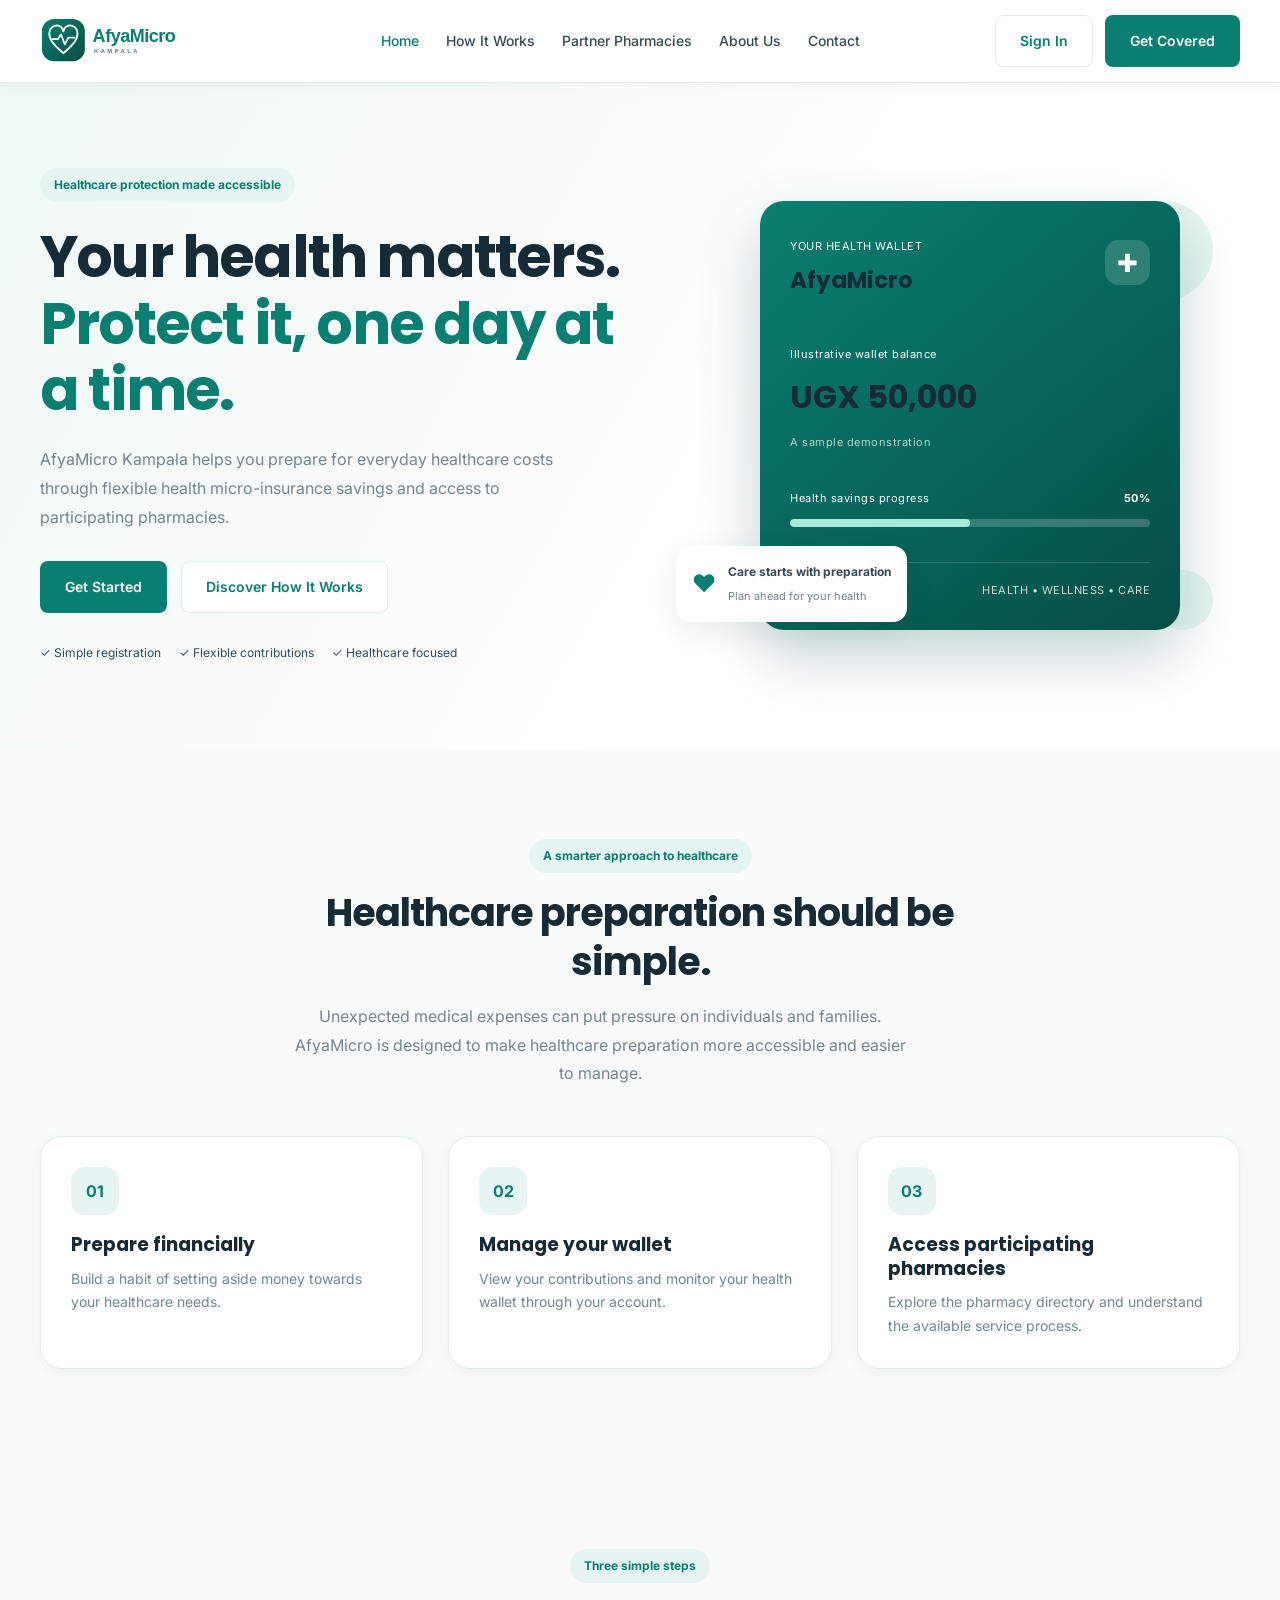
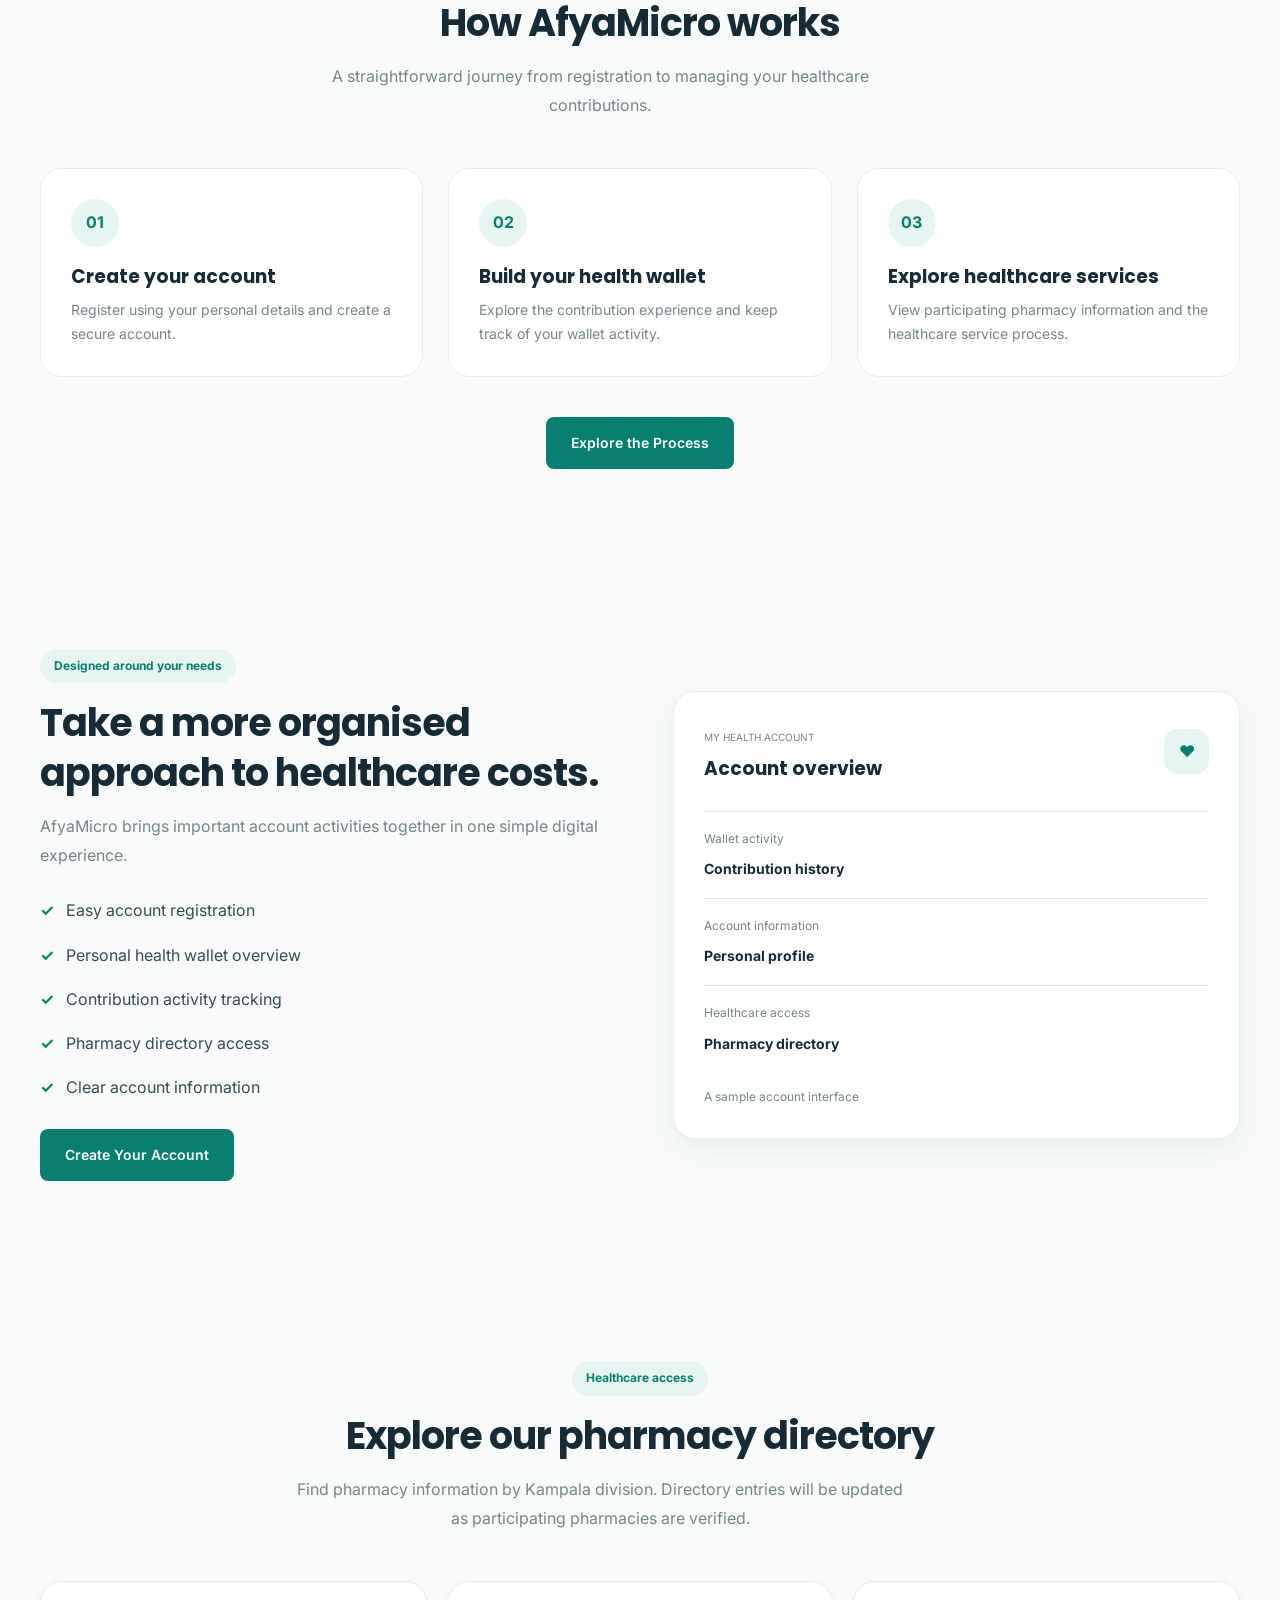
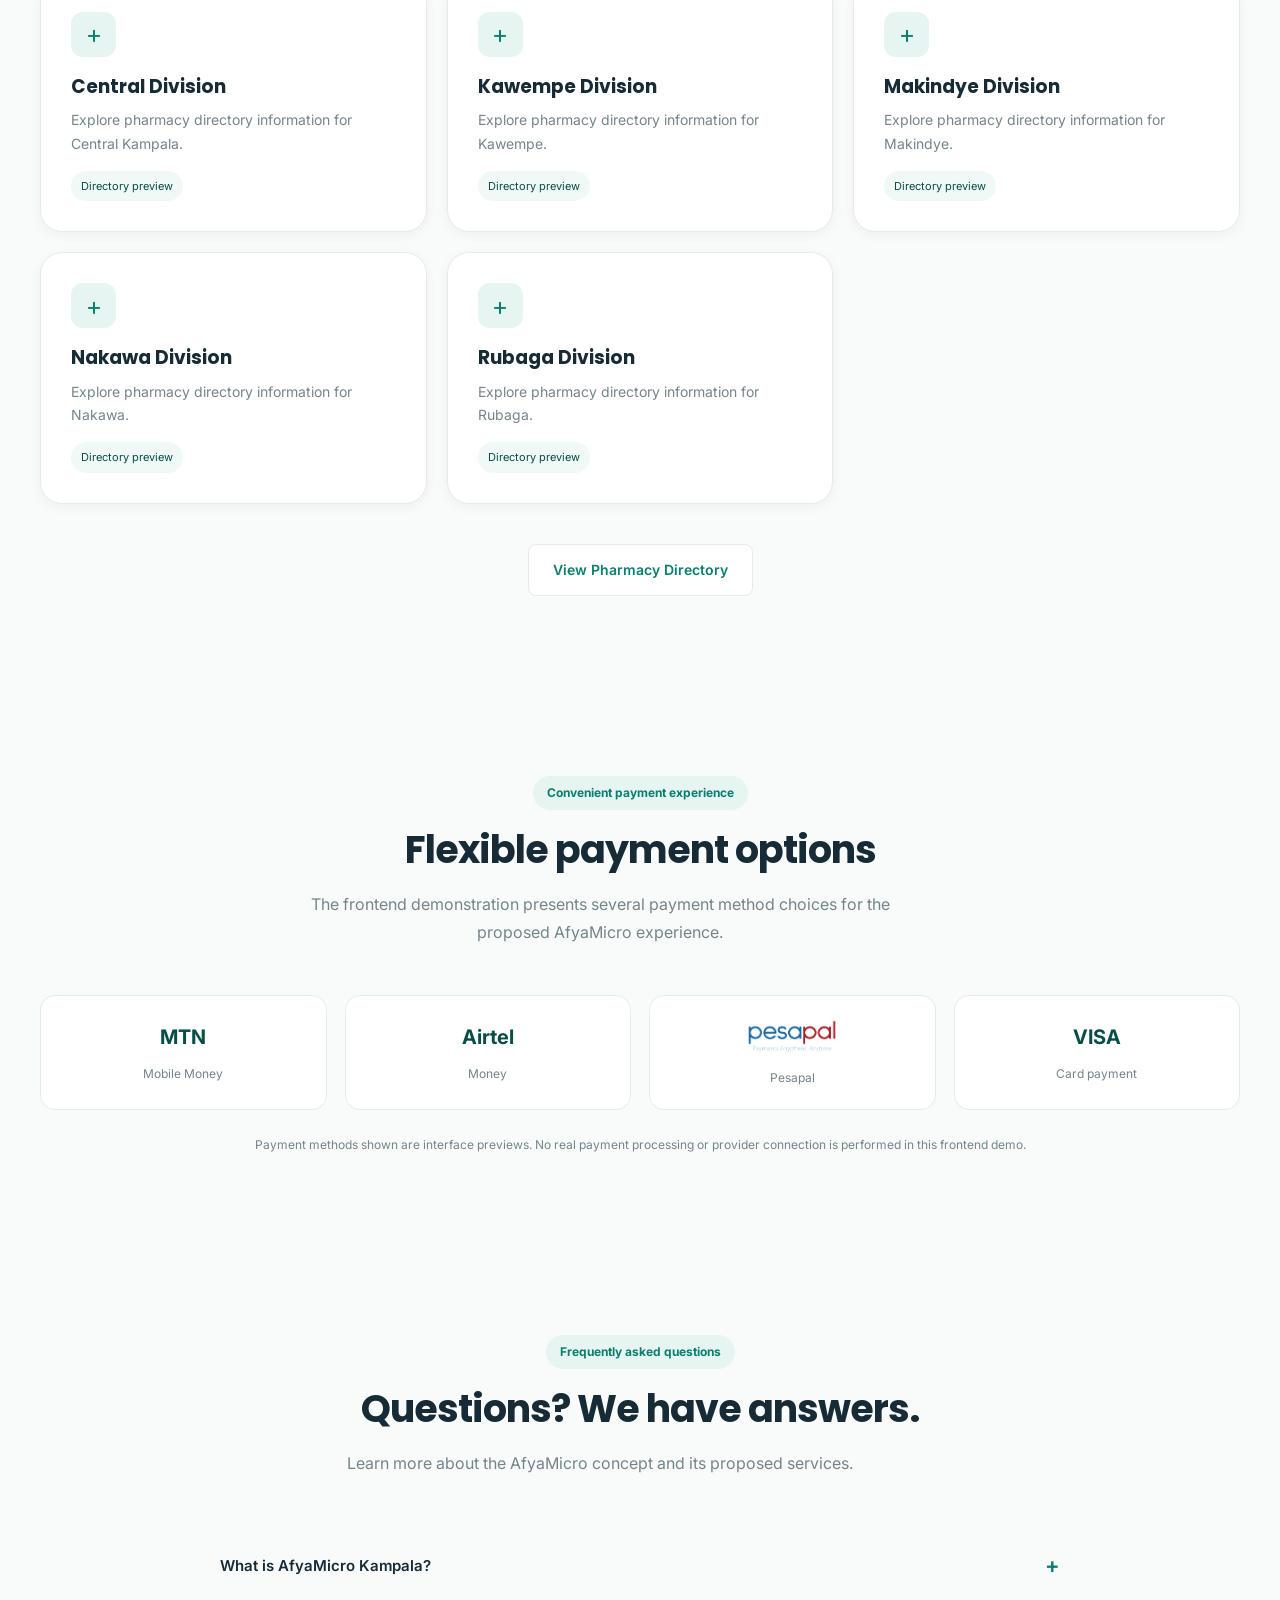
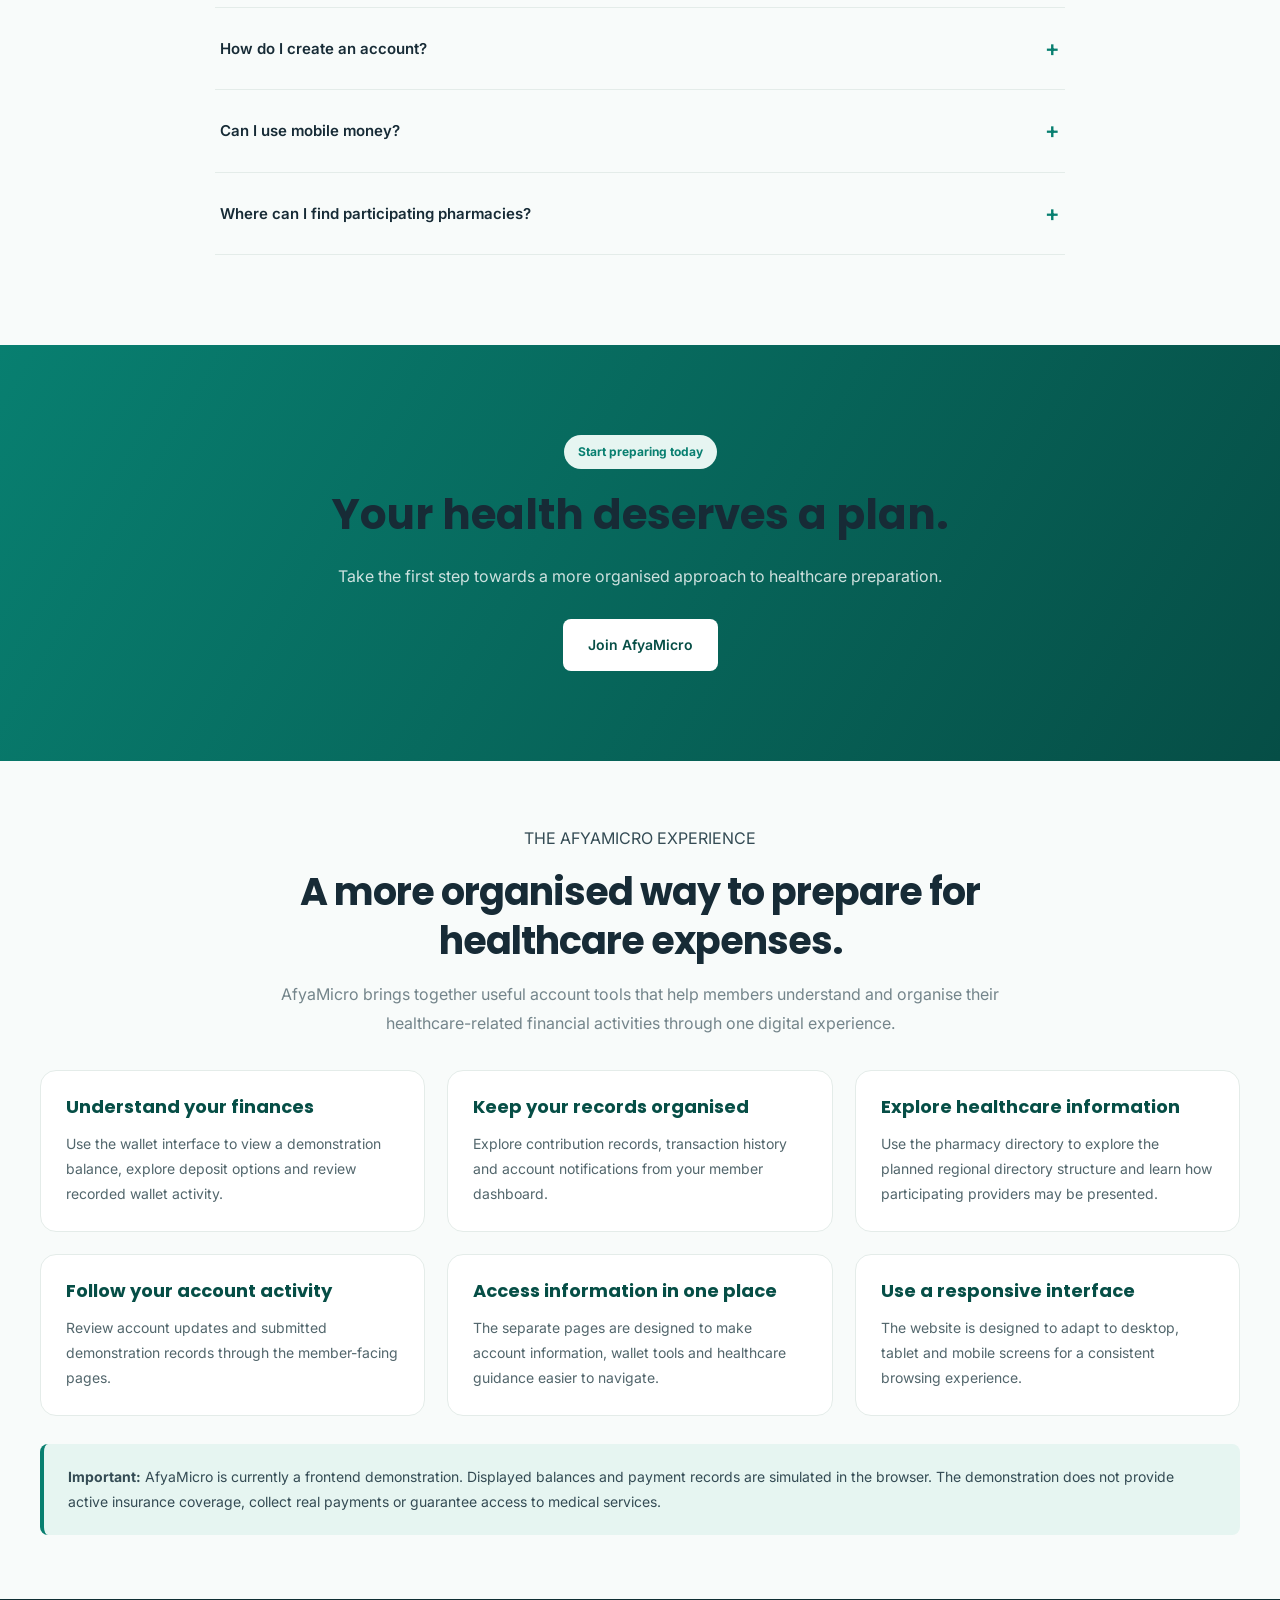
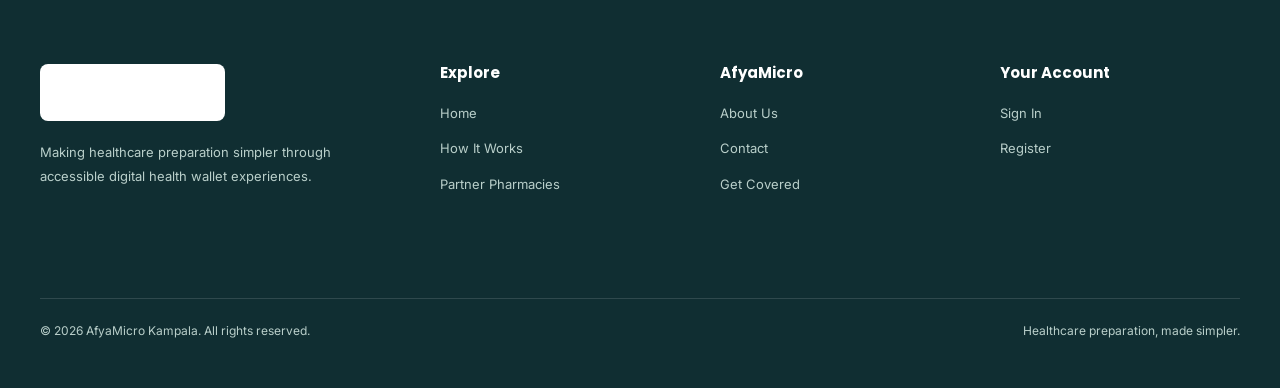
<file: index.html>
﻿<!DOCTYPE html>
<html lang="en">
<head>
    <meta charset="UTF-8">
    <meta name="viewport" content="width=device-width, initial-scale=1.0">
    <meta name="description" content="AfyaMicro Kampala helps individuals and families prepare for everyday healthcare costs through affordable health micro-insurance.">
    <title>AfyaMicro Kampala | Affordable Healthcare Protection</title>

    <link rel="stylesheet" href="assets/css/base.css">
    <link rel="stylesheet" href="assets/css/components.css">
    <link rel="stylesheet" href="assets/css/responsive.css">
    <link rel="stylesheet" href="assets/css/content-expansion.css">
</head>

<body>

<header class="site-header">
    <div class="container header-inner">
        <a href="index.html" class="brand-logo">
            <img src="assets/images/afyamicrologo.svg" alt="AfyaMicro Kampala logo">
        </a>

        <button class="menu-toggle" id="menuToggle"
                aria-label="Open navigation menu"
                aria-expanded="false">
            <span></span><span></span><span></span>
        </button>

        <nav class="nav-links" id="mainNav">
            <a href="index.html" class="active">Home</a>
            <a href="how-it-works.html">How It Works</a>
            <a href="pharmacies.html">Partner Pharmacies</a>
            <a href="about.html">About Us</a>
            <a href="contact.html">Contact</a>
        </nav>

        <div class="header-actions">
            <a href="auth/login.html" class="btn btn-outline">Sign In</a>
            <a href="auth/register.html" class="btn btn-primary">Get Covered</a>
        </div>
    </div>
</header>

<main>

    <!-- HERO -->
    <section class="hero-section section">
        <div class="container hero-grid">
            <div class="hero-content">
                <span class="badge">Healthcare protection made accessible</span>

                <h1>
                    Your health matters.
                    <span>Protect it, one day at a time.</span>
                </h1>

                <p>
                    AfyaMicro Kampala helps you prepare for everyday healthcare
                    costs through flexible health micro-insurance savings and
                    access to participating pharmacies.
                </p>

                <div class="hero-actions">
                    <a href="auth/register.html" class="btn btn-primary">
                        Get Started
                    </a>
                    <a href="how-it-works.html" class="btn btn-outline">
                        Discover How It Works
                    </a>
                </div>

                <div class="hero-trust">
                    <span>✓ Simple registration</span>
                    <span>✓ Flexible contributions</span>
                    <span>✓ Healthcare focused</span>
                </div>
            </div>

            <div class="hero-visual">
                <div class="health-card">
                    <div class="health-card-top">
                        <div>
                            <span class="card-label">YOUR HEALTH WALLET</span>
                            <h3>AfyaMicro</h3>
                        </div>
                        <div class="health-icon">✚</div>
                    </div>

                    <div class="wallet-balance">
                        <span>Illustrative wallet balance</span>
                        <h2>UGX 50,000</h2>
                        <span class="balance-note">A sample demonstration</span>
                    </div>

                    <div class="wallet-progress">
                        <div class="progress-heading">
                            <span>Health savings progress</span>
                            <strong>50%</strong>
                        </div>
                        <div class="progress-track">
                            <div class="progress-fill"></div>
                        </div>
                    </div>

                    <div class="health-card-bottom">
                        <span>AfyaMicro Kampala</span>
                        <span>HEALTH • WELLNESS • CARE</span>
                    </div>
                </div>

                <div class="floating-note">
                    <span class="floating-icon">♥</span>
                    <div>
                        <strong>Care starts with preparation</strong>
                        <small>Plan ahead for your health</small>
                    </div>
                </div>

                <div class="hero-decoration decoration-one"></div>
                <div class="hero-decoration decoration-two"></div>
            </div>
        </div>
    </section>

    <!-- INTRODUCTION -->
    <section class="section intro-section">
        <div class="container">
            <div class="section-heading">
                <span class="badge">A smarter approach to healthcare</span>
                <h2 class="section-title">Healthcare preparation should be simple.</h2>
                <p class="section-subtitle">
                    Unexpected medical expenses can put pressure on individuals
                    and families. AfyaMicro is designed to make healthcare
                    preparation more accessible and easier to manage.
                </p>
            </div>

            <div class="intro-grid">
                <article class="card intro-card">
                    <div class="feature-icon">01</div>
                    <h3>Prepare financially</h3>
                    <p>Build a habit of setting aside money towards your healthcare needs.</p>
                </article>

                <article class="card intro-card">
                    <div class="feature-icon">02</div>
                    <h3>Manage your wallet</h3>
                    <p>View your contributions and monitor your health wallet through your account.</p>
                </article>

                <article class="card intro-card">
                    <div class="feature-icon">03</div>
                    <h3>Access participating pharmacies</h3>
                    <p>Explore the pharmacy directory and understand the available service process.</p>
                </article>
            </div>
        </div>
    </section>

    <!-- HOW IT WORKS -->
    <section class="section how-section" id="how-it-works">
        <div class="container">
            <div class="section-heading">
                <span class="badge">Three simple steps</span>
                <h2 class="section-title">How AfyaMicro works</h2>
                <p class="section-subtitle">
                    A straightforward journey from registration to managing
                    your healthcare contributions.
                </p>
            </div>

            <div class="steps-grid">
                <article class="step-card">
                    <div class="step-number">01</div>
                    <h3>Create your account</h3>
                    <p>Register using your personal details and create a secure account.</p>
                </article>

                <article class="step-card">
                    <div class="step-number">02</div>
                    <h3>Build your health wallet</h3>
                    <p>Explore the contribution experience and keep track of your wallet activity.</p>
                </article>

                <article class="step-card">
                    <div class="step-number">03</div>
                    <h3>Explore healthcare services</h3>
                    <p>View participating pharmacy information and the healthcare service process.</p>
                </article>
            </div>

            <div class="center-action">
                <a href="how-it-works.html" class="btn btn-primary">Explore the Process</a>
            </div>
        </div>
    </section>

    <!-- BENEFITS -->
    <section class="section benefits-section">
        <div class="container benefits-grid">
            <div class="benefits-content">
                <span class="badge">Designed around your needs</span>
                <h2 class="section-title">Take a more organised approach to healthcare costs.</h2>
                <p>
                    AfyaMicro brings important account activities together
                    in one simple digital experience.
                </p>

                <ul class="benefit-list">
                    <li><span>✓</span> Easy account registration</li>
                    <li><span>✓</span> Personal health wallet overview</li>
                    <li><span>✓</span> Contribution activity tracking</li>
                    <li><span>✓</span> Pharmacy directory access</li>
                    <li><span>✓</span> Clear account information</li>
                </ul>

                <a href="auth/register.html" class="btn btn-primary">Create Your Account</a>
            </div>

            <div class="benefits-visual">
                <div class="benefits-panel">
                    <div class="panel-heading">
                        <div>
                            <span>MY HEALTH ACCOUNT</span>
                            <h3>Account overview</h3>
                        </div>
                        <div class="panel-symbol">♥</div>
                    </div>

                    <div class="overview-item">
                        <span>Wallet activity</span>
                        <strong>Contribution history</strong>
                    </div>
                    <div class="overview-item">
                        <span>Account information</span>
                        <strong>Personal profile</strong>
                    </div>
                    <div class="overview-item">
                        <span>Healthcare access</span>
                        <strong>Pharmacy directory</strong>
                    </div>

                    <div class="panel-footer">
                        A sample account interface
                    </div>
                </div>
            </div>
        </div>
    </section>

    <!-- PHARMACIES -->
    <section class="section pharmacy-section" id="pharmacies">
        <div class="container">
            <div class="section-heading">
                <span class="badge">Healthcare access</span>
                <h2 class="section-title">Explore our pharmacy directory</h2>
                <p class="section-subtitle">
                    Find pharmacy information by Kampala division.
                    Directory entries will be updated as participating
                    pharmacies are verified.
                </p>
            </div>

            <div class="pharmacy-grid">
                <article class="card pharmacy-card">
                    <div class="pharmacy-symbol">+</div>
                    <h3>Central Division</h3>
                    <p>Explore pharmacy directory information for Central Kampala.</p>
                    <span class="directory-status">Directory preview</span>
                </article>

                <article class="card pharmacy-card">
                    <div class="pharmacy-symbol">+</div>
                    <h3>Kawempe Division</h3>
                    <p>Explore pharmacy directory information for Kawempe.</p>
                    <span class="directory-status">Directory preview</span>
                </article>

                <article class="card pharmacy-card">
                    <div class="pharmacy-symbol">+</div>
                    <h3>Makindye Division</h3>
                    <p>Explore pharmacy directory information for Makindye.</p>
                    <span class="directory-status">Directory preview</span>
                </article>

                <article class="card pharmacy-card">
                    <div class="pharmacy-symbol">+</div>
                    <h3>Nakawa Division</h3>
                    <p>Explore pharmacy directory information for Nakawa.</p>
                    <span class="directory-status">Directory preview</span>
                </article>

                <article class="card pharmacy-card">
                    <div class="pharmacy-symbol">+</div>
                    <h3>Rubaga Division</h3>
                    <p>Explore pharmacy directory information for Rubaga.</p>
                    <span class="directory-status">Directory preview</span>
                </article>
            </div>

            <div class="center-action">
                <a href="pharmacies.html" class="btn btn-outline">View Pharmacy Directory</a>
            </div>
        </div>
    </section>

    <!-- PAYMENT OPTIONS -->
    <section class="section payment-section">
        <div class="container">
            <div class="section-heading">
                <span class="badge">Convenient payment experience</span>
                <h2 class="section-title">Flexible payment options</h2>
                <p class="section-subtitle">
                    The frontend demonstration presents several payment
                    method choices for the proposed AfyaMicro experience.
                </p>
            </div>

            <div class="payment-grid">
                <a class="payment-card payment-card-link" href="client/wallet.html?method=MTN%20Mobile%20Money" aria-label="Choose MTN Mobile Money"><strong>MTN</strong><span>Mobile Money</span></a>
                <a class="payment-card payment-card-link" href="client/wallet.html?method=Airtel%20Money" aria-label="Choose Airtel Money"><strong>Airtel</strong><span>Money</span></a>
                <a class="payment-card payment-card-link" href="client/wallet.html?method=Pesapal" aria-label="Choose Pesapal"><img src="assets/images/payments/pesapal.png" alt="Pesapal" class="payment-logo pesapal-logo"><span>Pesapal</span></a>
                <a class="payment-card payment-card-link" href="client/wallet.html?method=Visa%20Card" aria-label="Choose Visa Card"><strong>VISA</strong><span>Card payment</span></a>
            </div>

            <p class="payment-disclaimer">
                Payment methods shown are interface previews. No real payment
                processing or provider connection is performed in this frontend demo.
            </p>
        </div>
    </section>

    <!-- FAQ -->
    <section class="section faq-section">
        <div class="container faq-container">
            <div class="section-heading">
                <span class="badge">Frequently asked questions</span>
                <h2 class="section-title">Questions? We have answers.</h2>
                <p class="section-subtitle">
                    Learn more about the AfyaMicro concept and its proposed services.
                </p>
            </div>

            <div class="faq-list">
                <article class="faq-item">
                    <button class="faq-question" aria-expanded="false">
                        What is AfyaMicro Kampala?
                        <span>+</span>
                    </button>
                    <div class="faq-answer">
                        <p>
                            AfyaMicro Kampala is a proposed digital health
                            micro-insurance platform designed to help users
                            prepare for healthcare expenses and manage their
                            health wallet.
                        </p>
                    </div>
                </article>

                <article class="faq-item">
                    <button class="faq-question" aria-expanded="false">
                        How do I create an account?
                        <span>+</span>
                    </button>
                    <div class="faq-answer">
                        <p>
                            Visit the registration page and complete the
                            requested personal information to create a
                            demonstration account.
                        </p>
                    </div>
                </article>

                <article class="faq-item">
                    <button class="faq-question" aria-expanded="false">
                        Can I use mobile money?
                        <span>+</span>
                    </button>
                    <div class="faq-answer">
                        <p>
                            MTN Mobile Money and Airtel Money are presented
                            as payment choices in the frontend demonstration.
                            Actual payment processing is not connected.
                        </p>
                    </div>
                </article>

                <article class="faq-item">
                    <button class="faq-question" aria-expanded="false">
                        Where can I find participating pharmacies?
                        <span>+</span>
                    </button>
                    <div class="faq-answer">
                        <p>
                            Visit the pharmacy directory to explore the
                            Kampala division categories. Listings should be
                            confirmed before being treated as active partners.
                        </p>
                    </div>
                </article>
            </div>
        </div>
    </section>

    <!-- CALL TO ACTION -->
    <section class="section cta-section">
        <div class="container cta-content">
            <span class="badge">Start preparing today</span>
            <h2>Your health deserves a plan.</h2>
            <p>
                Take the first step towards a more organised approach
                to healthcare preparation.
            </p>
            <a href="auth/register.html" class="btn btn-white">Join AfyaMicro</a>
        </div>
    </section>

</main>

<section id="content-expansion-added" class="content-expansion-section">
    <div class="container">
        <div class="content-expansion-intro">
            <span class="wallet-eyebrow">THE AFYAMICRO EXPERIENCE</span>
            <h2 class="section-title">A more organised way to prepare for healthcare expenses.</h2>
            <p>AfyaMicro brings together useful account tools that help members understand and organise their healthcare-related financial activities through one digital experience.</p>
        </div>
        <div class="content-expansion-grid">
            <article class="content-expansion-card">
                <h3>Understand your finances</h3>
                <p>Use the wallet interface to view a demonstration balance, explore deposit options and review recorded wallet activity.</p>
            </article>
            <article class="content-expansion-card">
                <h3>Keep your records organised</h3>
                <p>Explore contribution records, transaction history and account notifications from your member dashboard.</p>
            </article>
            <article class="content-expansion-card">
                <h3>Explore healthcare information</h3>
                <p>Use the pharmacy directory to explore the planned regional directory structure and learn how participating providers may be presented.</p>
            </article>
            <article class="content-expansion-card">
                <h3>Follow your account activity</h3>
                <p>Review account updates and submitted demonstration records through the member-facing pages.</p>
            </article>
            <article class="content-expansion-card">
                <h3>Access information in one place</h3>
                <p>The separate pages are designed to make account information, wallet tools and healthcare guidance easier to navigate.</p>
            </article>
            <article class="content-expansion-card">
                <h3>Use a responsive interface</h3>
                <p>The website is designed to adapt to desktop, tablet and mobile screens for a consistent browsing experience.</p>
            </article>
        </div>
        <div class="content-expansion-note">
            <strong>Important:</strong> AfyaMicro is currently a frontend demonstration. Displayed balances and payment records are simulated in the browser. The demonstration does not provide active insurance coverage, collect real payments or guarantee access to medical services.
        </div>
    </div>
</section>

<footer class="site-footer">
    <div class="container">
        <div class="footer-grid">

            <div class="footer-brand">
                <a href="index.html">
                    <img src="assets/images/afyamicrologo.svg"
                         alt="AfyaMicro Kampala logo">
                </a>
                <p>
                    Making healthcare preparation simpler through
                    accessible digital health wallet experiences.
                </p>
            </div>

            <div class="footer-column">
                <h3>Explore</h3>
                <a href="index.html">Home</a>
                <a href="how-it-works.html">How It Works</a>
                <a href="pharmacies.html">Partner Pharmacies</a>
            </div>

            <div class="footer-column">
                <h3>AfyaMicro</h3>
                <a href="about.html">About Us</a>
                <a href="contact.html">Contact</a>
                <a href="auth/register.html">Get Covered</a>
            </div>

            <div class="footer-column">
                <h3>Your Account</h3>
                <a href="auth/login.html">Sign In</a>
                <a href="auth/register.html">Register</a>
            </div>

        </div>

        <div class="footer-bottom">
            <p>&copy; <span id="currentYear"></span> AfyaMicro Kampala. All rights reserved.</p>
            <p>Healthcare preparation, made simpler.</p>
        </div>
    </div>
</footer>

<script src="assets/js/navigation.js"></script>
<script src="assets/js/main.js"></script>

</body>
</html>
</file>
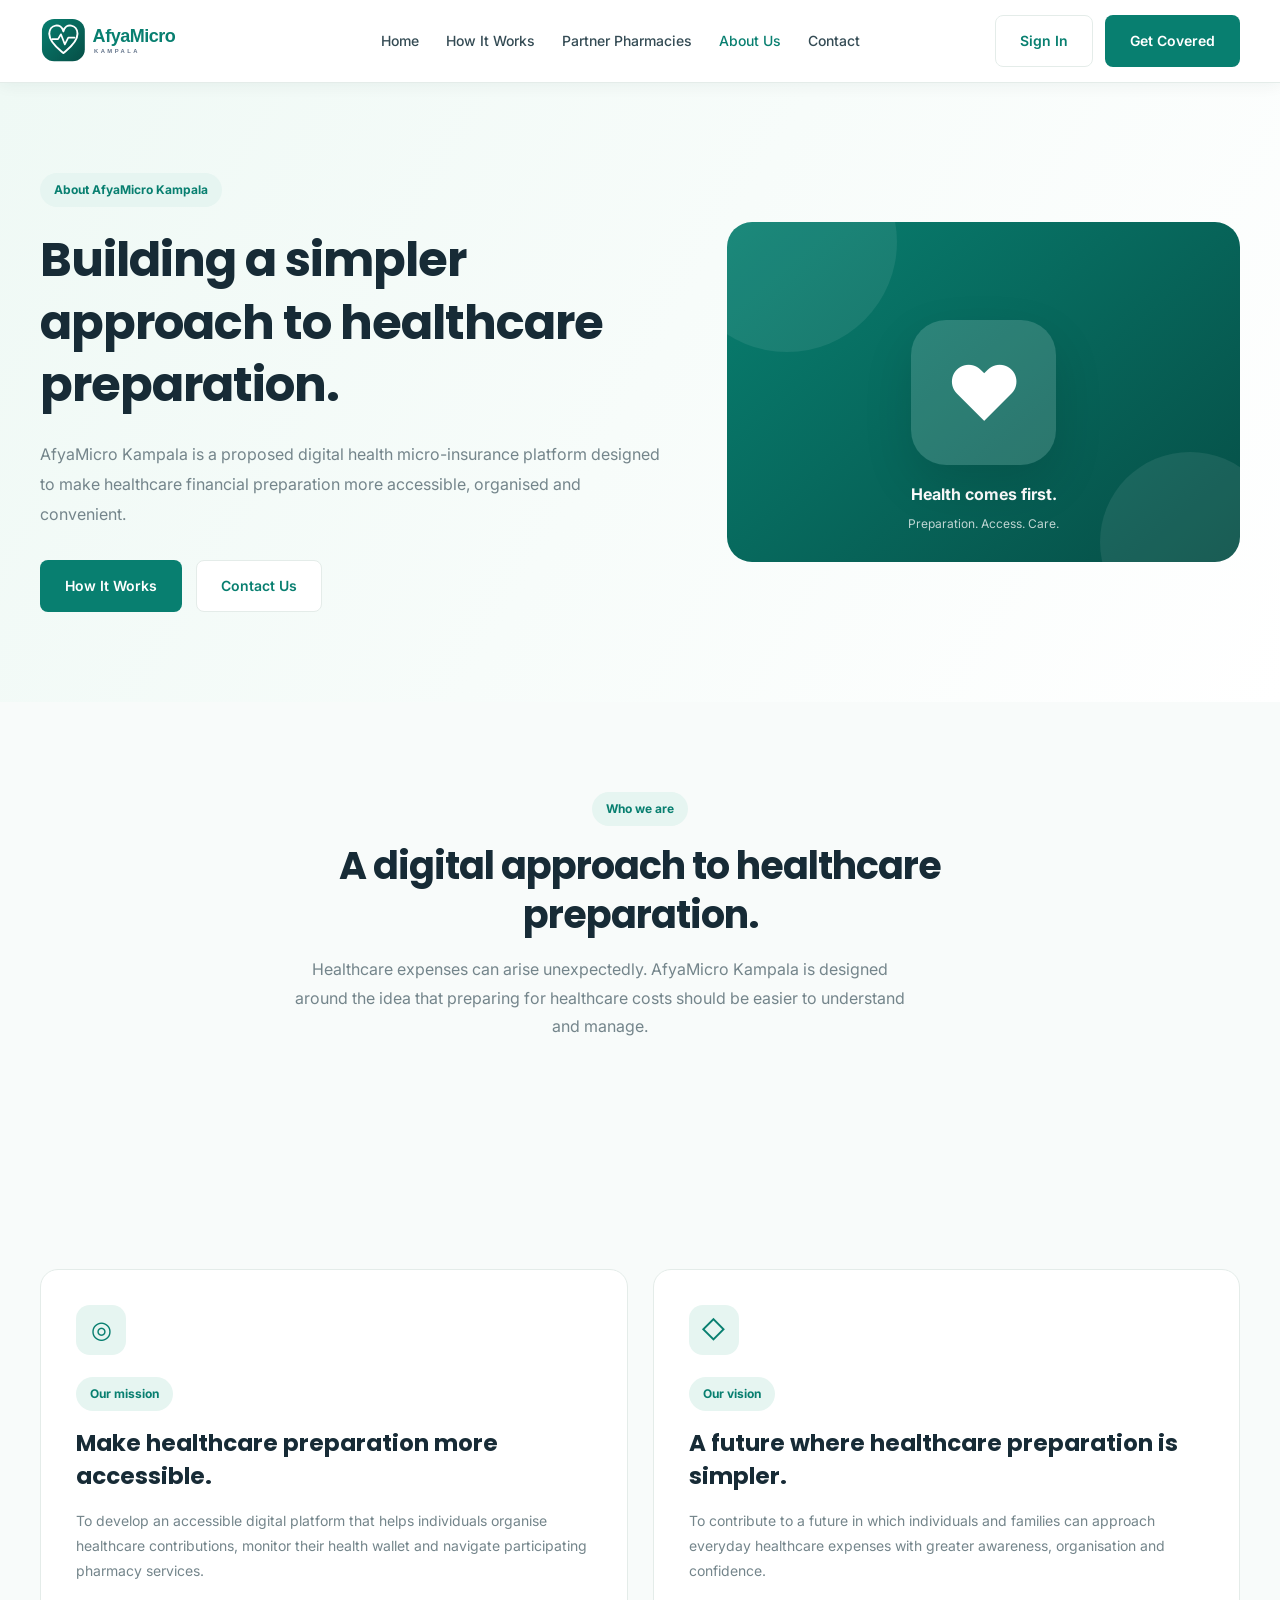
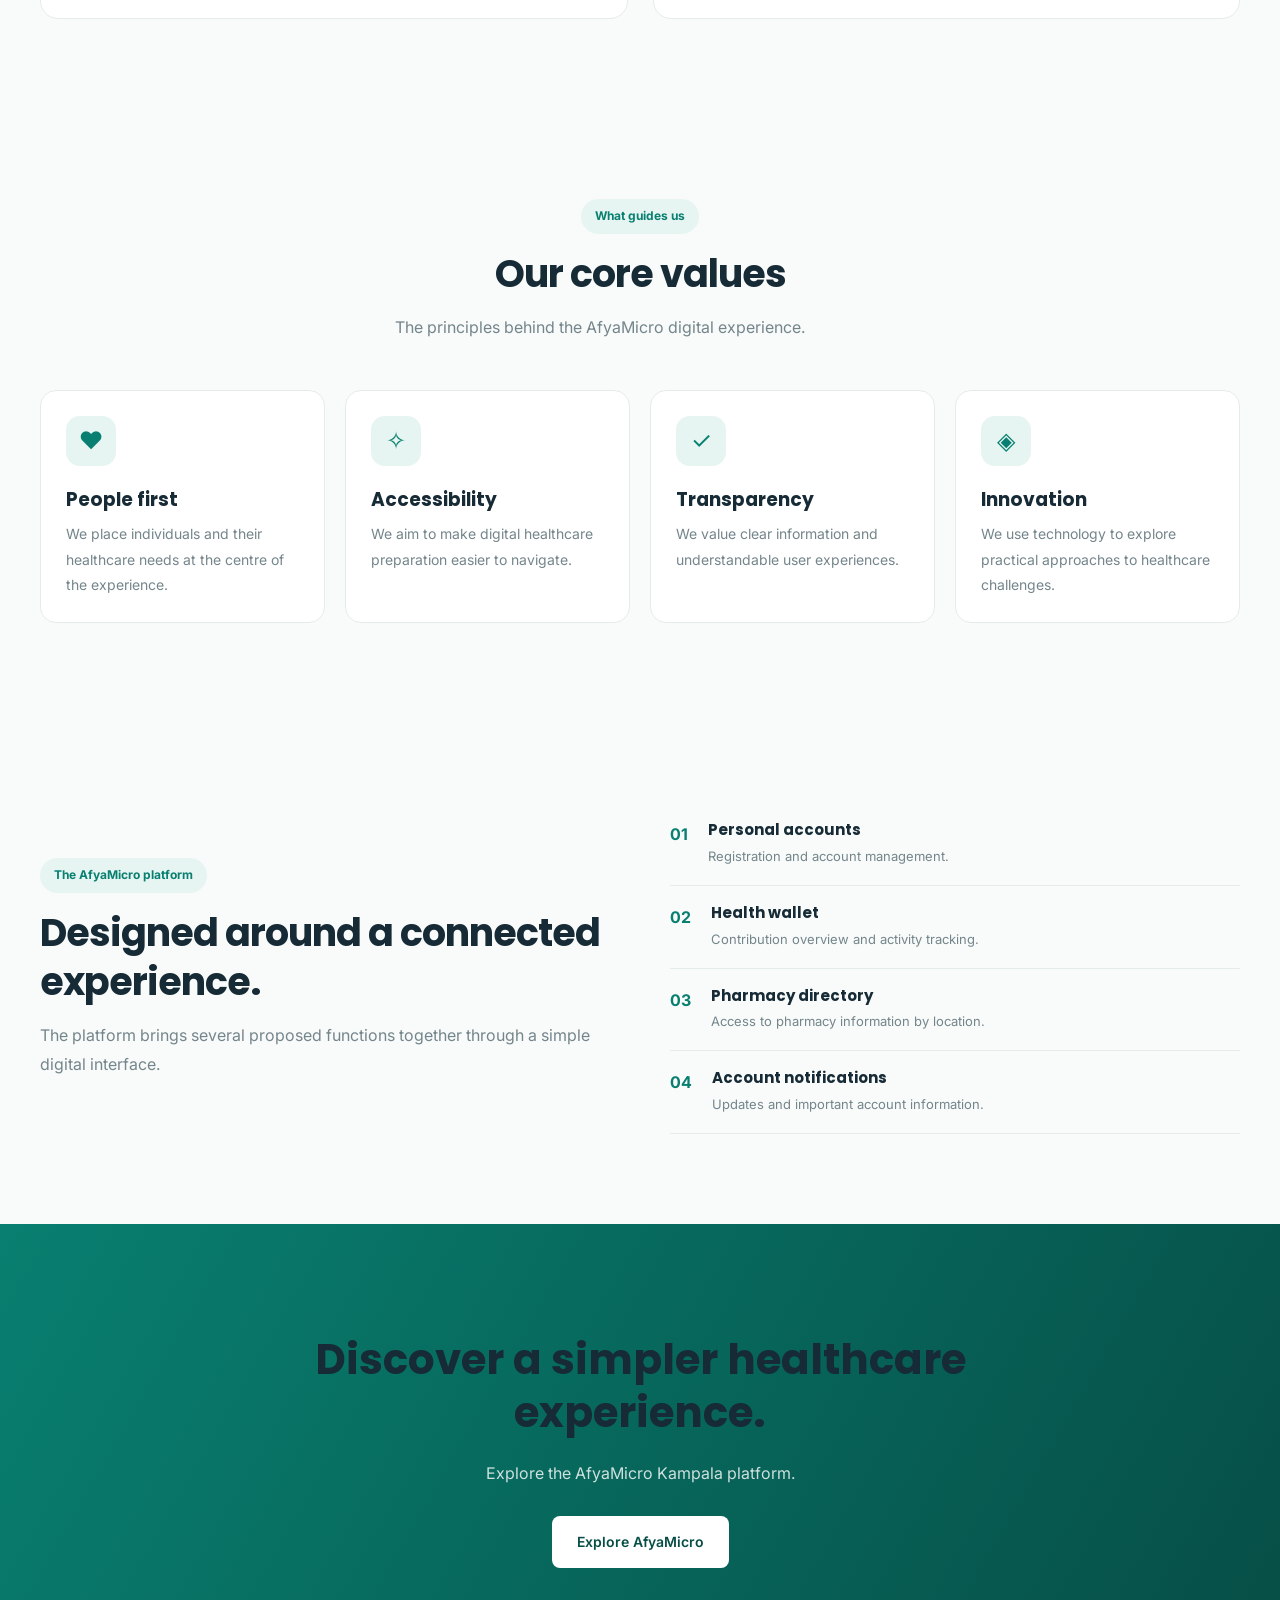
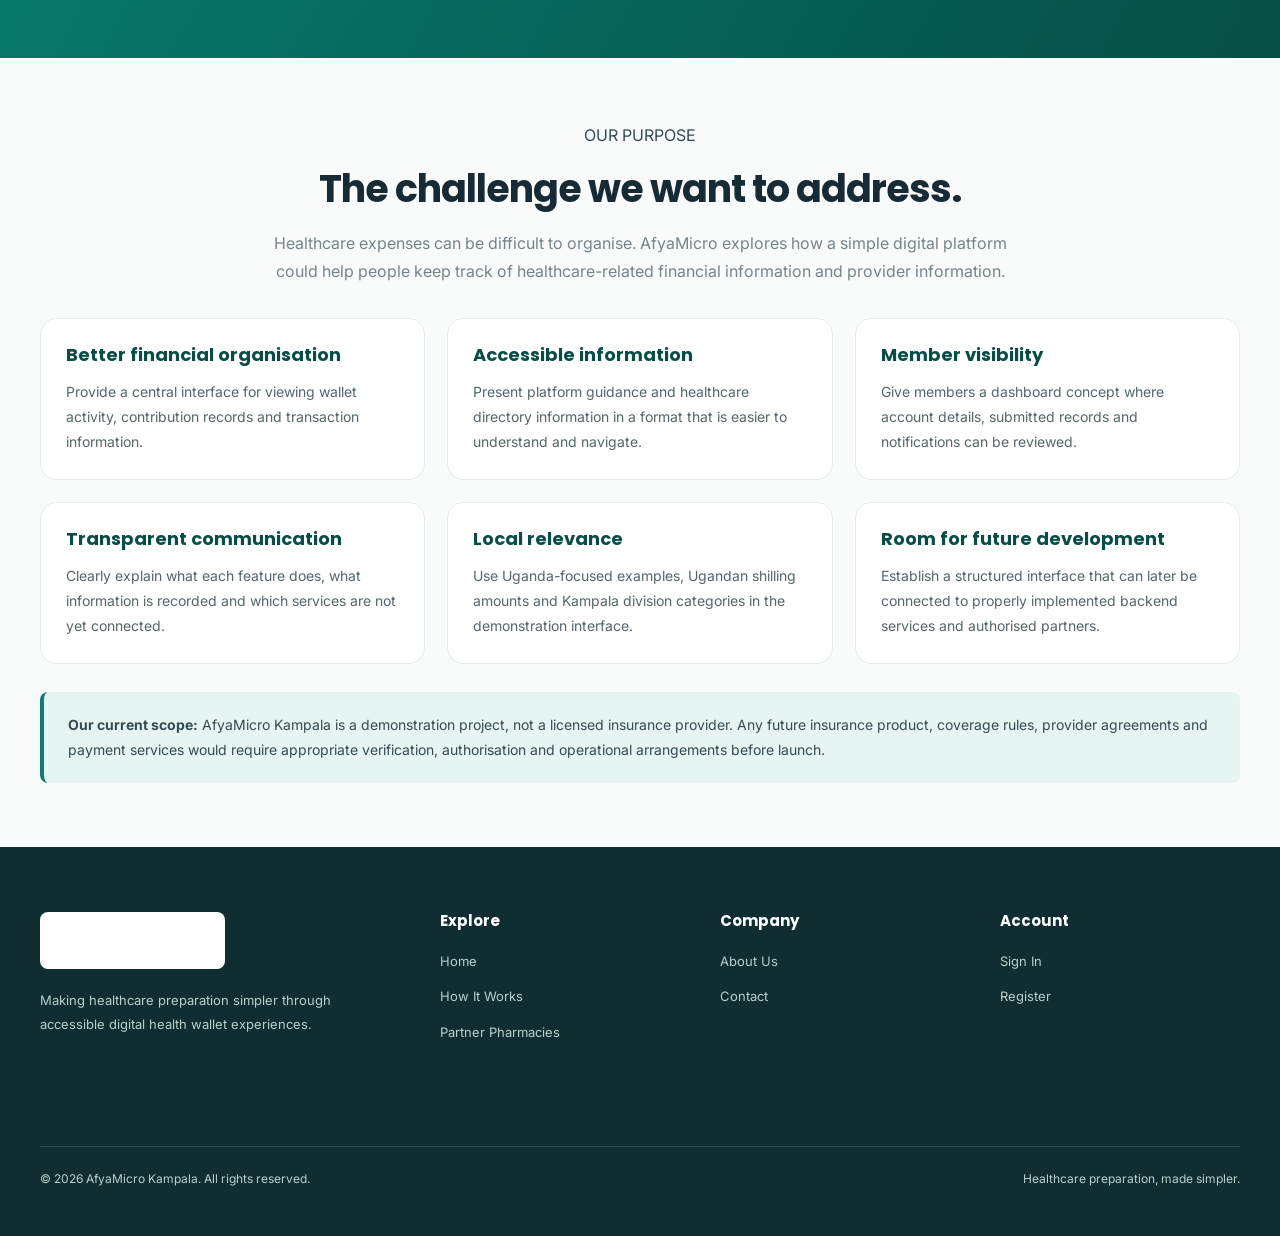
<file: about.html>
﻿<!DOCTYPE html>
<html lang="en">
<head>
    <meta charset="UTF-8">
    <meta name="viewport" content="width=device-width, initial-scale=1.0">
    <meta name="description" content="Learn about AfyaMicro Kampala, its mission, vision and approach to accessible healthcare preparation.">
    <title>About Us | AfyaMicro Kampala</title>

    <link rel="stylesheet" href="assets/css/base.css">
    <link rel="stylesheet" href="assets/css/components.css">
    <link rel="stylesheet" href="assets/css/responsive.css">
    <link rel="stylesheet" href="assets/css/about-contact.css">
    <link rel="stylesheet" href="../assets/css/content-expansion.css">
</head>

<body>

<header class="site-header">
    <div class="container header-inner">
        <a href="index.html" class="brand-logo">
            <img src="assets/images/afyamicrologo.svg" alt="AfyaMicro Kampala">
        </a>

        <button class="menu-toggle" id="menuToggle"
                aria-label="Open navigation menu" aria-expanded="false">
            <span></span><span></span><span></span>
        </button>

        <nav class="nav-links" id="mainNav">
            <a href="index.html">Home</a>
            <a href="how-it-works.html">How It Works</a>
            <a href="pharmacies.html">Partner Pharmacies</a>
            <a href="about.html" class="active">About Us</a>
            <a href="contact.html">Contact</a>
        </nav>

        <div class="header-actions">
            <a href="auth/login.html" class="btn btn-outline">Sign In</a>
            <a href="auth/register.html" class="btn btn-primary">Get Covered</a>
        </div>
    </div>
</header>

<main>

<section class="section about-hero">
    <div class="container about-hero-grid">
        <div>
            <span class="badge">About AfyaMicro Kampala</span>
            <h1 class="section-title">
                Building a simpler approach to healthcare preparation.
            </h1>
            <p>
                AfyaMicro Kampala is a proposed digital health
                micro-insurance platform designed to make healthcare
                financial preparation more accessible, organised
                and convenient.
            </p>

            <div class="hero-actions">
                <a href="how-it-works.html" class="btn btn-primary">How It Works</a>
                <a href="contact.html" class="btn btn-outline">Contact Us</a>
            </div>
        </div>

        <div class="about-illustration">
            <div class="about-heart">♥</div>
            <div class="about-circle circle-a"></div>
            <div class="about-circle circle-b"></div>
            <div class="about-illustration-text">
                <strong>Health comes first.</strong>
                <span>Preparation. Access. Care.</span>
            </div>
        </div>
    </div>
</section>

<section class="section">
    <div class="container about-intro">
        <div class="section-heading">
            <span class="badge">Who we are</span>
            <h2 class="section-title">A digital approach to healthcare preparation.</h2>
            <p class="section-subtitle">
                Healthcare expenses can arise unexpectedly. AfyaMicro
                Kampala is designed around the idea that preparing for
                healthcare costs should be easier to understand and manage.
            </p>
        </div>
    </div>
</section>

<section class="section about-purpose">
    <div class="container purpose-grid">

        <article class="purpose-card">
            <div class="purpose-icon">◎</div>
            <span class="badge">Our mission</span>
            <h2>Make healthcare preparation more accessible.</h2>
            <p>
                To develop an accessible digital platform that helps
                individuals organise healthcare contributions, monitor
                their health wallet and navigate participating
                pharmacy services.
            </p>
        </article>

        <article class="purpose-card">
            <div class="purpose-icon">◇</div>
            <span class="badge">Our vision</span>
            <h2>A future where healthcare preparation is simpler.</h2>
            <p>
                To contribute to a future in which individuals and
                families can approach everyday healthcare expenses
                with greater awareness, organisation and confidence.
            </p>
        </article>

    </div>
</section>

<section class="section">
    <div class="container">
        <div class="section-heading">
            <span class="badge">What guides us</span>
            <h2 class="section-title">Our core values</h2>
            <p class="section-subtitle">
                The principles behind the AfyaMicro digital experience.
            </p>
        </div>

        <div class="values-grid">

            <article class="value-card">
                <div class="value-icon">♥</div>
                <h3>People first</h3>
                <p>We place individuals and their healthcare needs at the centre of the experience.</p>
            </article>

            <article class="value-card">
                <div class="value-icon">✧</div>
                <h3>Accessibility</h3>
                <p>We aim to make digital healthcare preparation easier to navigate.</p>
            </article>

            <article class="value-card">
                <div class="value-icon">✓</div>
                <h3>Transparency</h3>
                <p>We value clear information and understandable user experiences.</p>
            </article>

            <article class="value-card">
                <div class="value-icon">◈</div>
                <h3>Innovation</h3>
                <p>We use technology to explore practical approaches to healthcare challenges.</p>
            </article>

        </div>
    </div>
</section>

<section class="section about-platform">
    <div class="container platform-grid">
        <div>
            <span class="badge">The AfyaMicro platform</span>
            <h2 class="section-title">Designed around a connected experience.</h2>
            <p>
                The platform brings several proposed functions
                together through a simple digital interface.
            </p>
        </div>

        <div class="platform-features">
            <div class="platform-feature">
                <span>01</span>
                <div>
                    <h3>Personal accounts</h3>
                    <p>Registration and account management.</p>
                </div>
            </div>

            <div class="platform-feature">
                <span>02</span>
                <div>
                    <h3>Health wallet</h3>
                    <p>Contribution overview and activity tracking.</p>
                </div>
            </div>

            <div class="platform-feature">
                <span>03</span>
                <div>
                    <h3>Pharmacy directory</h3>
                    <p>Access to pharmacy information by location.</p>
                </div>
            </div>

            <div class="platform-feature">
                <span>04</span>
                <div>
                    <h3>Account notifications</h3>
                    <p>Updates and important account information.</p>
                </div>
            </div>
        </div>
    </div>
</section>

<section class="section cta-section">
    <div class="container cta-content">
        <h2>Discover a simpler healthcare experience.</h2>
        <p>Explore the AfyaMicro Kampala platform.</p>
        <a href="how-it-works.html" class="btn btn-white">Explore AfyaMicro</a>
    </div>
</section>

</main>

<section id="content-expansion-added" class="content-expansion-section">
    <div class="container">
        <div class="content-expansion-intro">
            <span class="wallet-eyebrow">OUR PURPOSE</span>
            <h2 class="section-title">The challenge we want to address.</h2>
            <p>Healthcare expenses can be difficult to organise. AfyaMicro explores how a simple digital platform could help people keep track of healthcare-related financial information and provider information.</p>
        </div>
        <div class="content-expansion-grid">
            <article class="content-expansion-card">
                <h3>Better financial organisation</h3>
                <p>Provide a central interface for viewing wallet activity, contribution records and transaction information.</p>
            </article>
            <article class="content-expansion-card">
                <h3>Accessible information</h3>
                <p>Present platform guidance and healthcare directory information in a format that is easier to understand and navigate.</p>
            </article>
            <article class="content-expansion-card">
                <h3>Member visibility</h3>
                <p>Give members a dashboard concept where account details, submitted records and notifications can be reviewed.</p>
            </article>
            <article class="content-expansion-card">
                <h3>Transparent communication</h3>
                <p>Clearly explain what each feature does, what information is recorded and which services are not yet connected.</p>
            </article>
            <article class="content-expansion-card">
                <h3>Local relevance</h3>
                <p>Use Uganda-focused examples, Ugandan shilling amounts and Kampala division categories in the demonstration interface.</p>
            </article>
            <article class="content-expansion-card">
                <h3>Room for future development</h3>
                <p>Establish a structured interface that can later be connected to properly implemented backend services and authorised partners.</p>
            </article>
        </div>
        <div class="content-expansion-note">
            <strong>Our current scope:</strong> AfyaMicro Kampala is a demonstration project, not a licensed insurance provider. Any future insurance product, coverage rules, provider agreements and payment services would require appropriate verification, authorisation and operational arrangements before launch.
        </div>
    </div>
</section>

<footer class="site-footer">
    <div class="container">
        <div class="footer-grid">

            <div class="footer-brand">
                <a href="index.html">
                    <img src="assets/images/afyamicrologo.svg" alt="AfyaMicro Kampala">
                </a>
                <p>
                    Making healthcare preparation simpler through
                    accessible digital health wallet experiences.
                </p>
            </div>

            <div class="footer-column">
                <h3>Explore</h3>
                <a href="index.html">Home</a>
                <a href="how-it-works.html">How It Works</a>
                <a href="pharmacies.html">Partner Pharmacies</a>
            </div>

            <div class="footer-column">
                <h3>Company</h3>
                <a href="about.html">About Us</a>
                <a href="contact.html">Contact</a>
            </div>

            <div class="footer-column">
                <h3>Account</h3>
                <a href="auth/login.html">Sign In</a>
                <a href="auth/register.html">Register</a>
            </div>

        </div>

        <div class="footer-bottom">
            <p>&copy; <span id="currentYear"></span> AfyaMicro Kampala. All rights reserved.</p>
            <p>Healthcare preparation, made simpler.</p>
        </div>
    </div>
</footer>

<script src="assets/js/navigation.js"></script>
<script src="assets/js/main.js"></script>
</body>
</html>
</file>
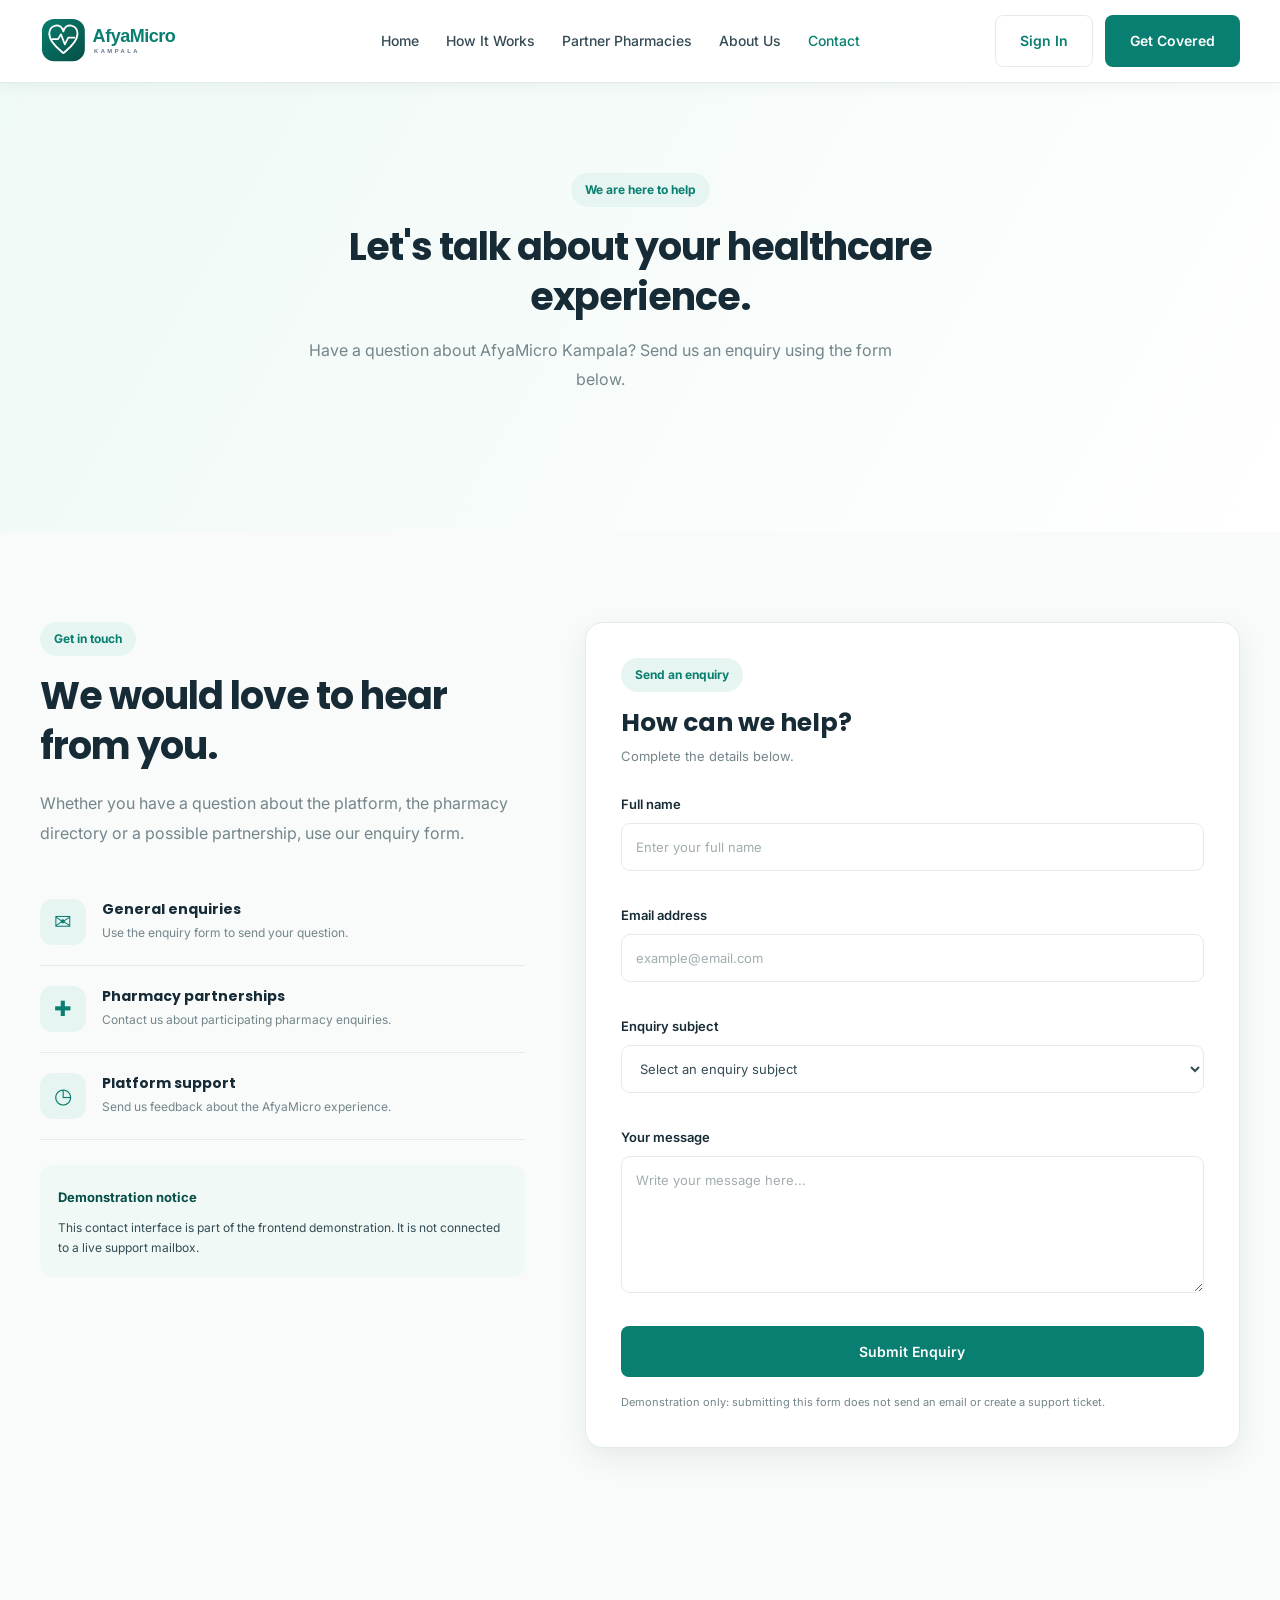
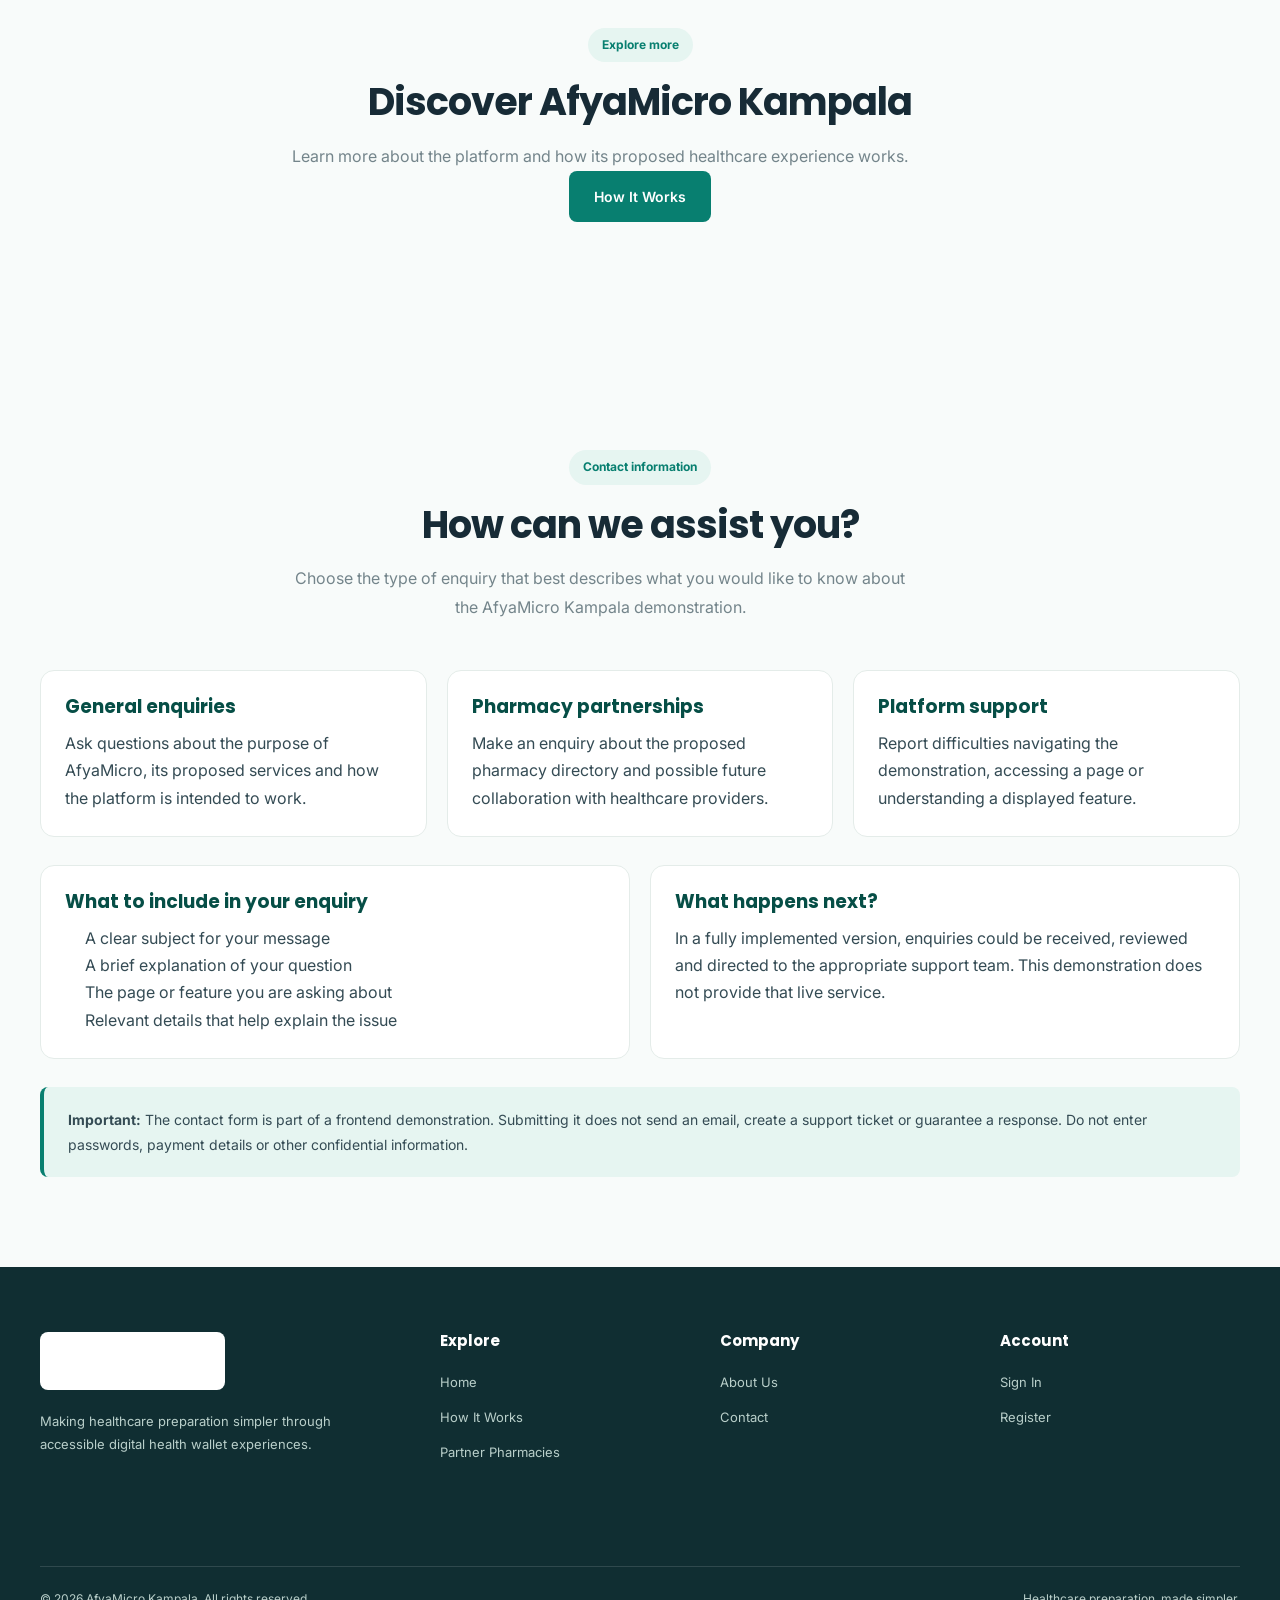
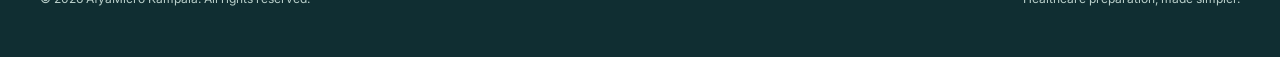
<file: contact.html>
﻿<!DOCTYPE html>
<html lang="en">
<head>
    <meta charset="UTF-8">
    <meta name="viewport" content="width=device-width, initial-scale=1.0">
    <meta name="description" content="Contact AfyaMicro Kampala for platform enquiries and support.">
    <title>Contact Us | AfyaMicro Kampala</title>

    <link rel="stylesheet" href="assets/css/base.css">
    <link rel="stylesheet" href="assets/css/components.css">
    <link rel="stylesheet" href="assets/css/responsive.css">
    <link rel="stylesheet" href="assets/css/about-contact.css">
    <link rel="stylesheet" href="assets/css/content-expansion.css">
</head>

<body>

<header class="site-header">
    <div class="container header-inner">
        <a href="index.html" class="brand-logo">
            <img src="assets/images/afyamicrologo.svg" alt="AfyaMicro Kampala">
        </a>

        <button class="menu-toggle" id="menuToggle"
                aria-label="Open navigation menu" aria-expanded="false">
            <span></span><span></span><span></span>
        </button>

        <nav class="nav-links" id="mainNav">
            <a href="index.html">Home</a>
            <a href="how-it-works.html">How It Works</a>
            <a href="pharmacies.html">Partner Pharmacies</a>
            <a href="about.html">About Us</a>
            <a href="contact.html" class="active">Contact</a>
        </nav>

        <div class="header-actions">
            <a href="auth/login.html" class="btn btn-outline">Sign In</a>
            <a href="auth/register.html" class="btn btn-primary">Get Covered</a>
        </div>
    </div>
</header>

<main>

<section class="section contact-hero">
    <div class="container section-heading">
        <span class="badge">We are here to help</span>
        <h1 class="section-title">Let's talk about your healthcare experience.</h1>
        <p class="section-subtitle">
            Have a question about AfyaMicro Kampala?
            Send us an enquiry using the form below.
        </p>
    </div>
</section>

<section class="section contact-main">
    <div class="container contact-grid">

        <div class="contact-information">
            <span class="badge">Get in touch</span>
            <h2 class="section-title">We would love to hear from you.</h2>

            <p>
                Whether you have a question about the platform,
                the pharmacy directory or a possible partnership,
                use our enquiry form.
            </p>

            <div class="contact-info-card">
                <div class="contact-info-icon">✉</div>
                <div>
                    <h3>General enquiries</h3>
                    <p>Use the enquiry form to send your question.</p>
                </div>
            </div>

            <div class="contact-info-card">
                <div class="contact-info-icon">✚</div>
                <div>
                    <h3>Pharmacy partnerships</h3>
                    <p>Contact us about participating pharmacy enquiries.</p>
                </div>
            </div>

            <div class="contact-info-card">
                <div class="contact-info-icon">◷</div>
                <div>
                    <h3>Platform support</h3>
                    <p>Send us feedback about the AfyaMicro experience.</p>
                </div>
            </div>

            <div class="contact-note">
                <strong>Demonstration notice</strong>
                <p>
                    This contact interface is part of the frontend
                    demonstration. It is not connected to a live
                    support mailbox.
                </p>
            </div>
        </div>

        <div class="contact-form-wrapper">
            <div class="form-header">
                <span class="badge">Send an enquiry</span>
                <h2>How can we help?</h2>
                <p>Complete the details below.</p>
            </div>

            <form id="contactForm" class="contact-form" novalidate>

                <div class="form-group">
                    <label for="contactName">Full name</label>
                    <input class="form-control" type="text"
                           id="contactName" name="name"
                           placeholder="Enter your full name" required>
                    <small class="field-error" id="nameError"></small>
                </div>

                <div class="form-group">
                    <label for="contactEmail">Email address</label>
                    <input class="form-control" type="email"
                           id="contactEmail" name="email"
                           placeholder="example@email.com" required>
                    <small class="field-error" id="emailError"></small>
                </div>

                <div class="form-group">
                    <label for="contactSubject">Enquiry subject</label>
                    <select class="form-control" id="contactSubject"
                            name="subject" required>
                        <option value="">Select an enquiry subject</option>
                        <option value="General enquiry">General enquiry</option>
                        <option value="Account support">Account support</option>
                        <option value="Pharmacy partnership">Pharmacy partnership</option>
                        <option value="Payment enquiry">Payment enquiry</option>
                        <option value="Feedback">Feedback or suggestion</option>
                        <option value="Other">Other</option>
                    </select>
                    <small class="field-error" id="subjectError"></small>
                </div>

                <div class="form-group">
                    <label for="contactMessage">Your message</label>
                    <textarea class="form-control" id="contactMessage"
                              name="message" rows="5"
                              placeholder="Write your message here..."
                              required></textarea>
                    <small class="field-error" id="messageError"></small>
                </div>

                <button type="submit" class="btn btn-primary btn-block">
                    Submit Enquiry
                </button>

                <div class="form-feedback" id="formFeedback"
                     role="status" aria-live="polite"></div>

                <p class="form-disclaimer">
                    Demonstration only: submitting this form does not
                    send an email or create a support ticket.
                </p>
            </form>
        </div>

    </div>
</section>

<section class="section contact-bottom">
    <div class="container section-heading">
        <span class="badge">Explore more</span>
        <h2 class="section-title">Discover AfyaMicro Kampala</h2>
        <p class="section-subtitle">
            Learn more about the platform and how its proposed
            healthcare experience works.
        </p>
        <a href="how-it-works.html" class="btn btn-primary">How It Works</a>
    </div>
</section>

</main>

<!-- CONTACT CONTENT EXPANSION -->
<section class="contact-guidance section" id="contact-guidance">
    <div class="container">
        <div class="section-heading">
            <span class="badge">Contact information</span>
            <h2 class="section-title">How can we assist you?</h2>
            <p class="section-subtitle">
                Choose the type of enquiry that best describes what you would
                like to know about the AfyaMicro Kampala demonstration.
            </p>
        </div>

        <div class="contact-guidance-grid">
            <article class="contact-guidance-card">
                <h3>General enquiries</h3>
                <p>
                    Ask questions about the purpose of AfyaMicro, its proposed
                    services and how the platform is intended to work.
                </p>
            </article>
            <article class="contact-guidance-card">
                <h3>Pharmacy partnerships</h3>
                <p>
                    Make an enquiry about the proposed pharmacy directory and
                    possible future collaboration with healthcare providers.
                </p>
            </article>
            <article class="contact-guidance-card">
                <h3>Platform support</h3>
                <p>
                    Report difficulties navigating the demonstration, accessing
                    a page or understanding a displayed feature.
                </p>
            </article>
        </div>

        <div class="contact-guidance-grid">
            <article class="contact-guidance-card">
                <h3>What to include in your enquiry</h3>
                <ul>
                    <li>A clear subject for your message</li>
                    <li>A brief explanation of your question</li>
                    <li>The page or feature you are asking about</li>
                    <li>Relevant details that help explain the issue</li>
                </ul>
            </article>
            <article class="contact-guidance-card">
                <h3>What happens next?</h3>
                <p>
                    In a fully implemented version, enquiries could be received,
                    reviewed and directed to the appropriate support team.
                    This demonstration does not provide that live service.
                </p>
            </article>
        </div>

        <div class="content-expansion-note">
            <strong>Important:</strong>
            The contact form is part of a frontend demonstration. Submitting it
            does not send an email, create a support ticket or guarantee a response.
            Do not enter passwords, payment details or other confidential information.
        </div>
    </div>
</section>
<footer class="site-footer">
    <div class="container">
        <div class="footer-grid">

            <div class="footer-brand">
                <a href="index.html">
                    <img src="assets/images/afyamicrologo.svg" alt="AfyaMicro Kampala">
                </a>
                <p>
                    Making healthcare preparation simpler through
                    accessible digital health wallet experiences.
                </p>
            </div>

            <div class="footer-column">
                <h3>Explore</h3>
                <a href="index.html">Home</a>
                <a href="how-it-works.html">How It Works</a>
                <a href="pharmacies.html">Partner Pharmacies</a>
            </div>

            <div class="footer-column">
                <h3>Company</h3>
                <a href="about.html">About Us</a>
                <a href="contact.html">Contact</a>
            </div>

            <div class="footer-column">
                <h3>Account</h3>
                <a href="auth/login.html">Sign In</a>
                <a href="auth/register.html">Register</a>
            </div>

        </div>

        <div class="footer-bottom">
            <p>&copy; <span id="currentYear"></span> AfyaMicro Kampala. All rights reserved.</p>
            <p>Healthcare preparation, made simpler.</p>
        </div>
    </div>
</footer>

<script src="assets/js/navigation.js"></script>
<script src="assets/js/main.js"></script>
<script src="assets/js/contact.js"></script>

</body>
</html>
</file>
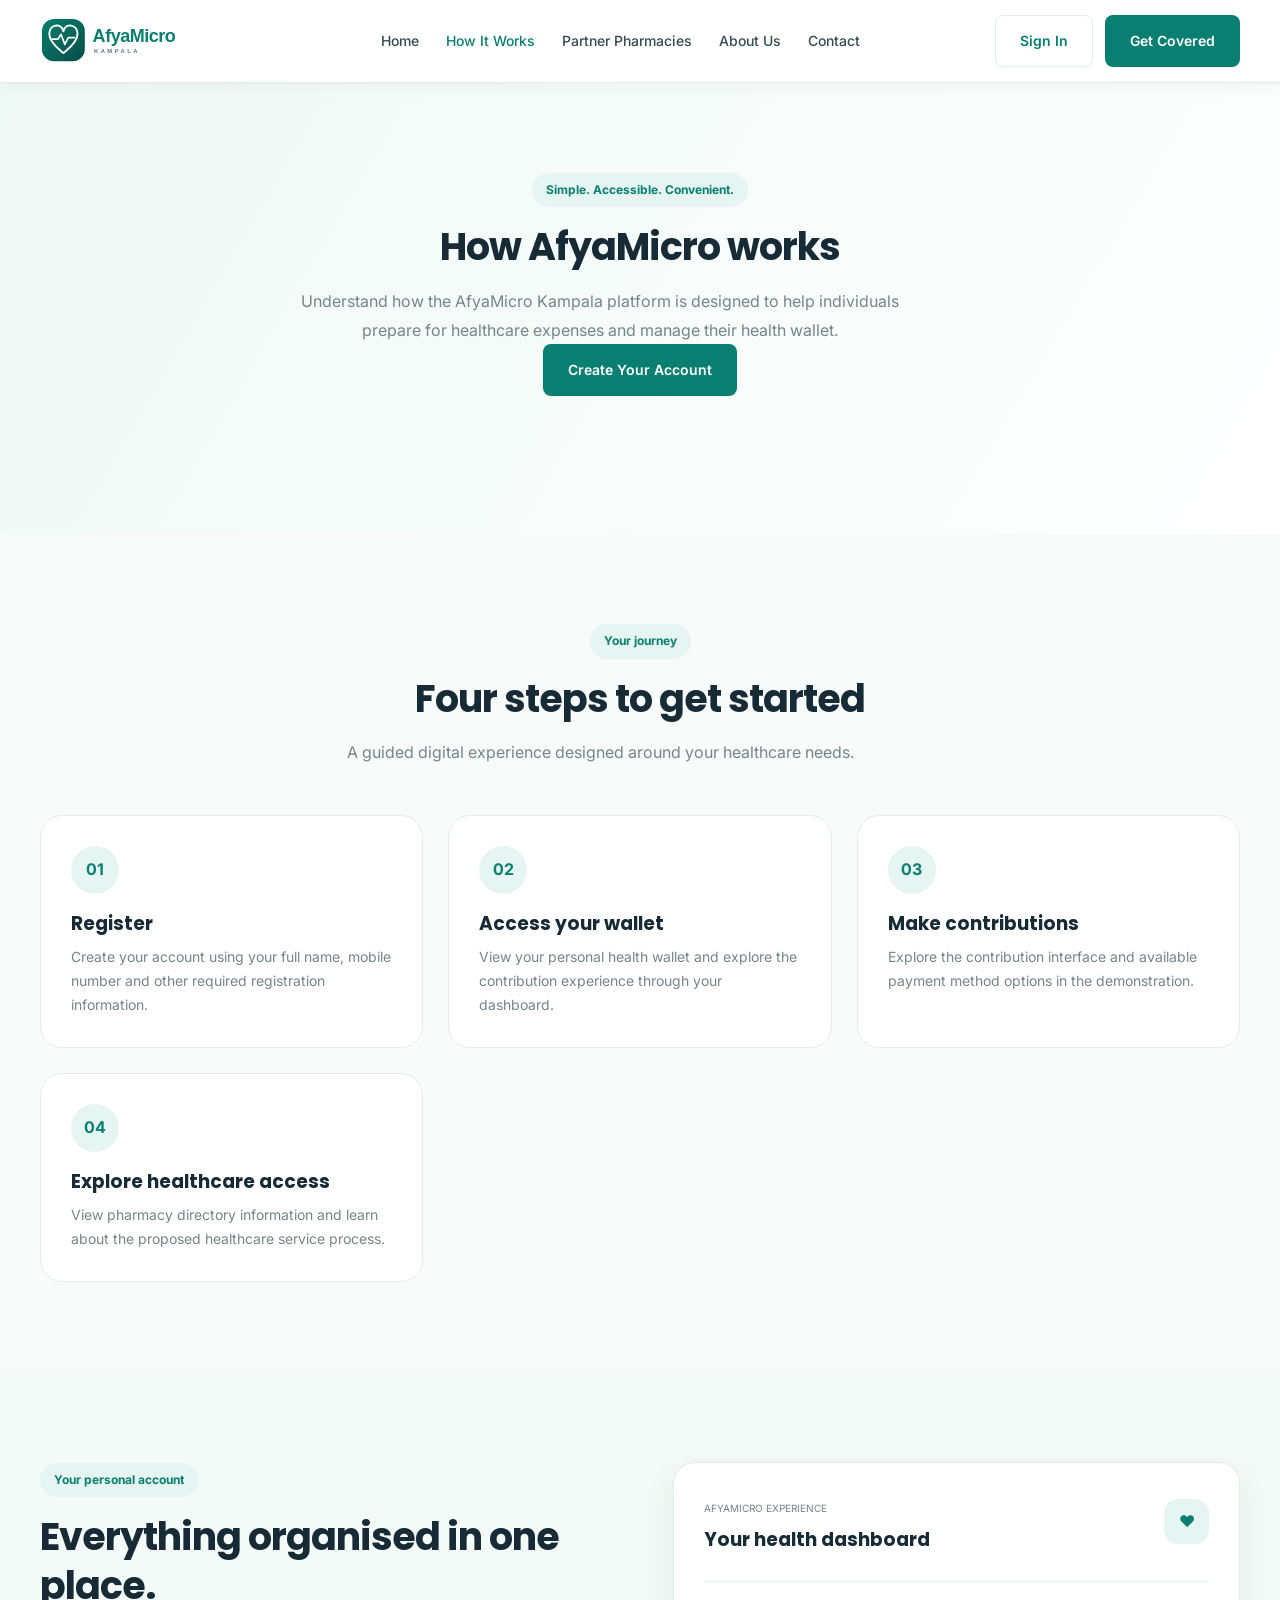
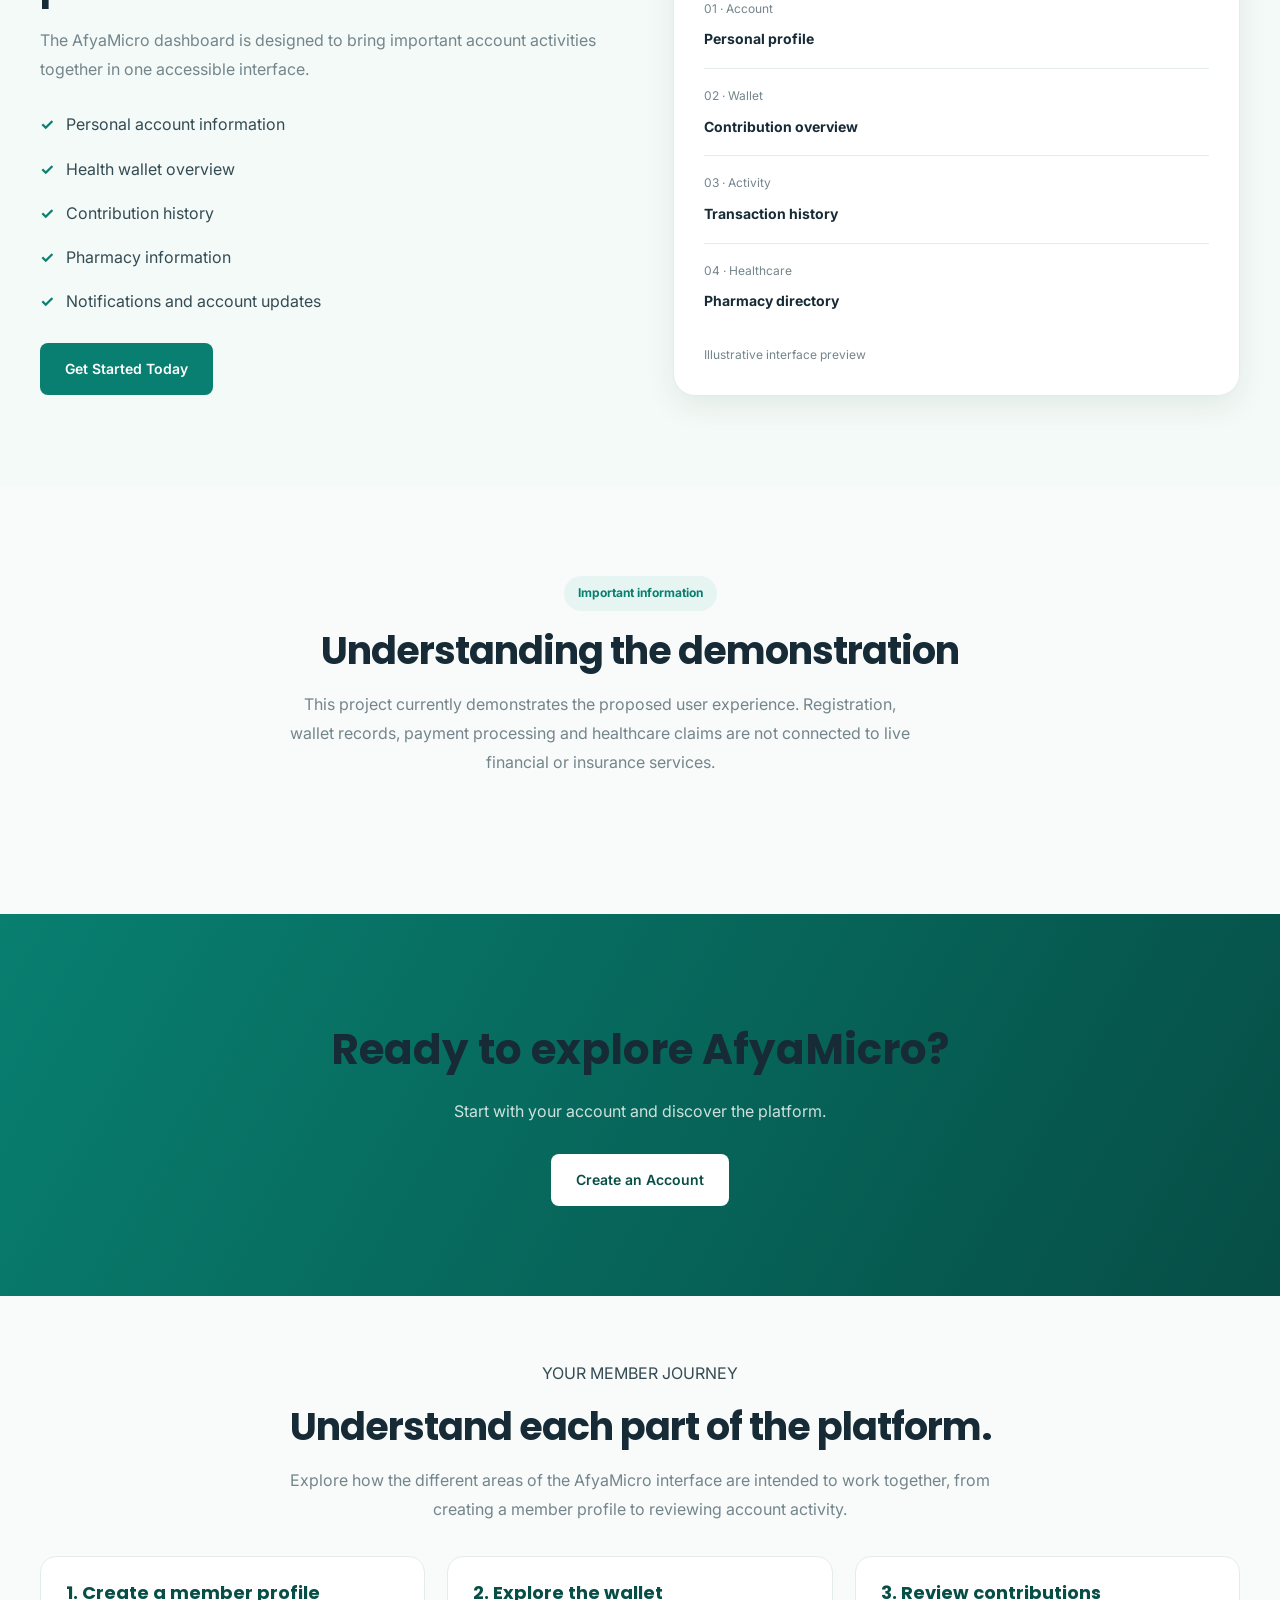
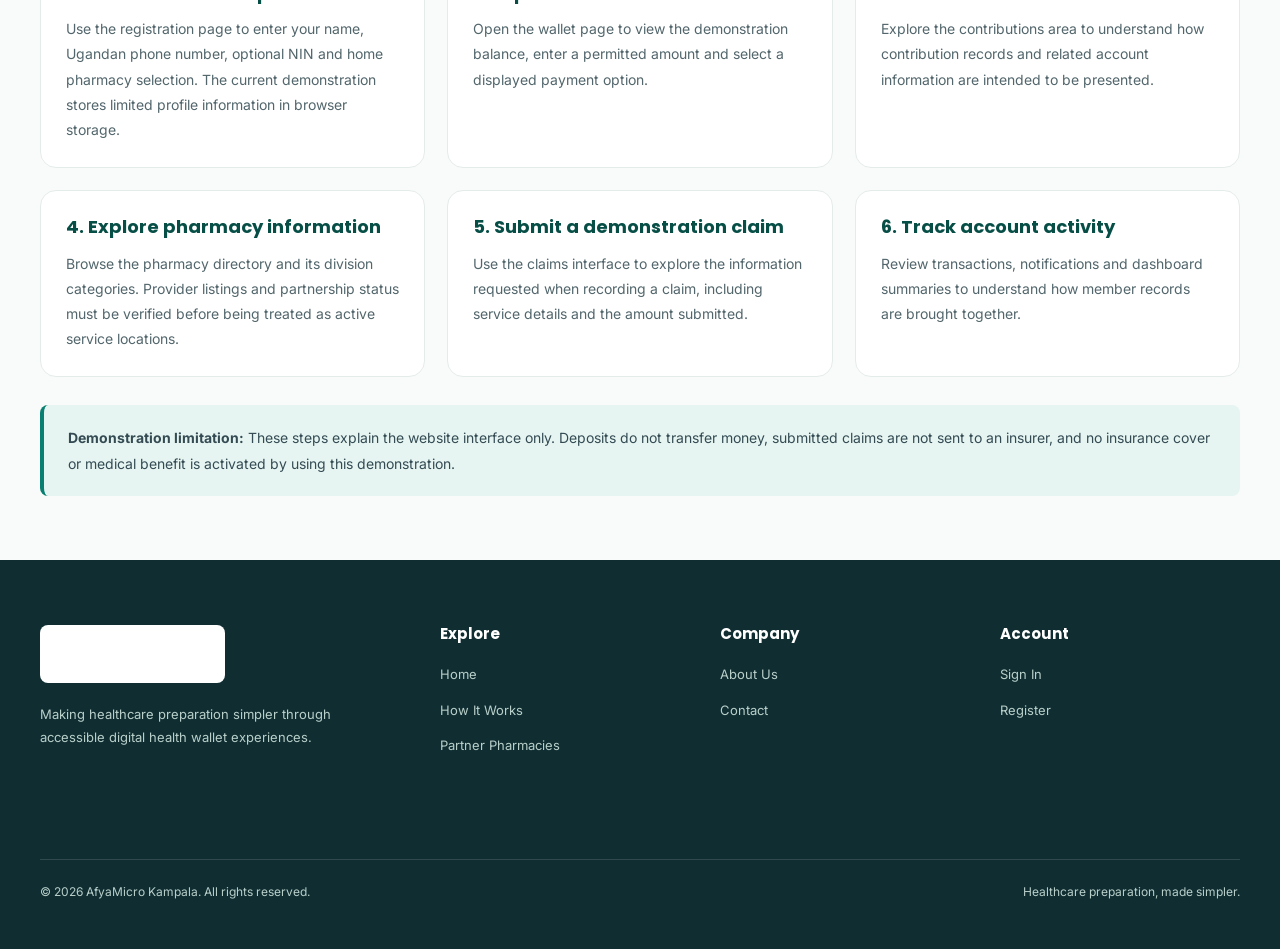
<file: how-it-works.html>
﻿<!DOCTYPE html>
<html lang="en">
<head>
    <meta charset="UTF-8">
    <meta name="viewport" content="width=device-width, initial-scale=1.0">
    <meta name="description" content="Discover how AfyaMicro Kampala works, from account registration to managing your health wallet.">
    <title>How It Works | AfyaMicro Kampala</title>

    <link rel="stylesheet" href="assets/css/base.css">
    <link rel="stylesheet" href="assets/css/components.css">
    <link rel="stylesheet" href="assets/css/responsive.css">
    <link rel="stylesheet" href="../assets/css/content-expansion.css">
</head>
<body>

<header class="site-header">
    <div class="container header-inner">
        <a href="index.html" class="brand-logo">
            <img src="assets/images/afyamicrologo.svg" alt="AfyaMicro Kampala">
        </a>

        <button class="menu-toggle" id="menuToggle" aria-label="Open navigation menu" aria-expanded="false">
            <span></span><span></span><span></span>
        </button>

        <nav class="nav-links" id="mainNav">
            <a href="index.html">Home</a>
            <a href="how-it-works.html" class="active">How It Works</a>
            <a href="pharmacies.html">Partner Pharmacies</a>
            <a href="about.html">About Us</a>
            <a href="contact.html">Contact</a>
        </nav>

        <div class="header-actions">
            <a href="auth/login.html" class="btn btn-outline">Sign In</a>
            <a href="auth/register.html" class="btn btn-primary">Get Covered</a>
        </div>
    </div>
</header>

<main>

<section class="section" style="background:linear-gradient(120deg,#eff9f5,#ffffff);">
    <div class="container section-heading">
        <span class="badge">Simple. Accessible. Convenient.</span>
        <h1 class="section-title">How AfyaMicro works</h1>
        <p class="section-subtitle">
            Understand how the AfyaMicro Kampala platform is designed
            to help individuals prepare for healthcare expenses and
            manage their health wallet.
        </p>
        <a href="auth/register.html" class="btn btn-primary">Create Your Account</a>
    </div>
</section>

<section class="section">
    <div class="container">
        <div class="section-heading">
            <span class="badge">Your journey</span>
            <h2 class="section-title">Four steps to get started</h2>
            <p class="section-subtitle">
                A guided digital experience designed around your healthcare needs.
            </p>
        </div>

        <div class="steps-grid">
            <article class="step-card">
                <div class="step-number">01</div>
                <h3>Register</h3>
                <p>
                    Create your account using your full name, mobile
                    number and other required registration information.
                </p>
            </article>

            <article class="step-card">
                <div class="step-number">02</div>
                <h3>Access your wallet</h3>
                <p>
                    View your personal health wallet and explore the
                    contribution experience through your dashboard.
                </p>
            </article>

            <article class="step-card">
                <div class="step-number">03</div>
                <h3>Make contributions</h3>
                <p>
                    Explore the contribution interface and available
                    payment method options in the demonstration.
                </p>
            </article>

            <article class="step-card">
                <div class="step-number">04</div>
                <h3>Explore healthcare access</h3>
                <p>
                    View pharmacy directory information and learn
                    about the proposed healthcare service process.
                </p>
            </article>
        </div>
    </div>
</section>

<section class="section" style="background:#f4faf7;">
    <div class="container benefits-grid">
        <div>
            <span class="badge">Your personal account</span>
            <h2 class="section-title">Everything organised in one place.</h2>
            <p style="color:var(--muted);line-height:1.8;">
                The AfyaMicro dashboard is designed to bring important
                account activities together in one accessible interface.
            </p>

            <ul class="benefit-list">
                <li><span>✓</span> Personal account information</li>
                <li><span>✓</span> Health wallet overview</li>
                <li><span>✓</span> Contribution history</li>
                <li><span>✓</span> Pharmacy information</li>
                <li><span>✓</span> Notifications and account updates</li>
            </ul>

            <a href="auth/register.html" class="btn btn-primary">Get Started Today</a>
        </div>

        <div class="benefits-visual">
            <div class="benefits-panel">
                <div class="panel-heading">
                    <div>
                        <span>AFYAMICRO EXPERIENCE</span>
                        <h3>Your health dashboard</h3>
                    </div>
                    <div class="panel-symbol">♥</div>
                </div>

                <div class="overview-item">
                    <span>01 · Account</span>
                    <strong>Personal profile</strong>
                </div>
                <div class="overview-item">
                    <span>02 · Wallet</span>
                    <strong>Contribution overview</strong>
                </div>
                <div class="overview-item">
                    <span>03 · Activity</span>
                    <strong>Transaction history</strong>
                </div>
                <div class="overview-item">
                    <span>04 · Healthcare</span>
                    <strong>Pharmacy directory</strong>
                </div>
                <div class="panel-footer">Illustrative interface preview</div>
            </div>
        </div>
    </div>
</section>

<section class="section">
    <div class="container section-heading">
        <span class="badge">Important information</span>
        <h2 class="section-title">Understanding the demonstration</h2>
        <p class="section-subtitle">
            This project currently demonstrates the proposed user
            experience. Registration, wallet records, payment processing
            and healthcare claims are not connected to live financial
            or insurance services.
        </p>
    </div>
</section>

<section class="section cta-section">
    <div class="container cta-content">
        <h2>Ready to explore AfyaMicro?</h2>
        <p>Start with your account and discover the platform.</p>
        <a href="auth/register.html" class="btn btn-white">Create an Account</a>
    </div>
</section>

</main>

<section id="content-expansion-added" class="content-expansion-section">
    <div class="container">
        <div class="content-expansion-intro">
            <span class="wallet-eyebrow">YOUR MEMBER JOURNEY</span>
            <h2 class="section-title">Understand each part of the platform.</h2>
            <p>Explore how the different areas of the AfyaMicro interface are intended to work together, from creating a member profile to reviewing account activity.</p>
        </div>
        <div class="content-expansion-grid">
            <article class="content-expansion-card">
                <h3>1. Create a member profile</h3>
                <p>Use the registration page to enter your name, Ugandan phone number, optional NIN and home pharmacy selection. The current demonstration stores limited profile information in browser storage.</p>
            </article>
            <article class="content-expansion-card">
                <h3>2. Explore the wallet</h3>
                <p>Open the wallet page to view the demonstration balance, enter a permitted amount and select a displayed payment option.</p>
            </article>
            <article class="content-expansion-card">
                <h3>3. Review contributions</h3>
                <p>Explore the contributions area to understand how contribution records and related account information are intended to be presented.</p>
            </article>
            <article class="content-expansion-card">
                <h3>4. Explore pharmacy information</h3>
                <p>Browse the pharmacy directory and its division categories. Provider listings and partnership status must be verified before being treated as active service locations.</p>
            </article>
            <article class="content-expansion-card">
                <h3>5. Submit a demonstration claim</h3>
                <p>Use the claims interface to explore the information requested when recording a claim, including service details and the amount submitted.</p>
            </article>
            <article class="content-expansion-card">
                <h3>6. Track account activity</h3>
                <p>Review transactions, notifications and dashboard summaries to understand how member records are brought together.</p>
            </article>
        </div>
        <div class="content-expansion-note">
            <strong>Demonstration limitation:</strong> These steps explain the website interface only. Deposits do not transfer money, submitted claims are not sent to an insurer, and no insurance cover or medical benefit is activated by using this demonstration.
        </div>
    </div>
</section>

<footer class="site-footer">
    <div class="container">
        <div class="footer-grid">
            <div class="footer-brand">
                <a href="index.html">
                    <img src="assets/images/afyamicrologo.svg" alt="AfyaMicro Kampala">
                </a>
                <p>
                    Making healthcare preparation simpler through
                    accessible digital health wallet experiences.
                </p>
            </div>

            <div class="footer-column">
                <h3>Explore</h3>
                <a href="index.html">Home</a>
                <a href="how-it-works.html">How It Works</a>
                <a href="pharmacies.html">Partner Pharmacies</a>
            </div>

            <div class="footer-column">
                <h3>Company</h3>
                <a href="about.html">About Us</a>
                <a href="contact.html">Contact</a>
            </div>

            <div class="footer-column">
                <h3>Account</h3>
                <a href="auth/login.html">Sign In</a>
                <a href="auth/register.html">Register</a>
            </div>
        </div>

        <div class="footer-bottom">
            <p>&copy; <span id="currentYear"></span> AfyaMicro Kampala. All rights reserved.</p>
            <p>Healthcare preparation, made simpler.</p>
        </div>
    </div>
</footer>

<script src="assets/js/navigation.js"></script>
<script src="assets/js/main.js"></script>

</body>
</html>
</file>
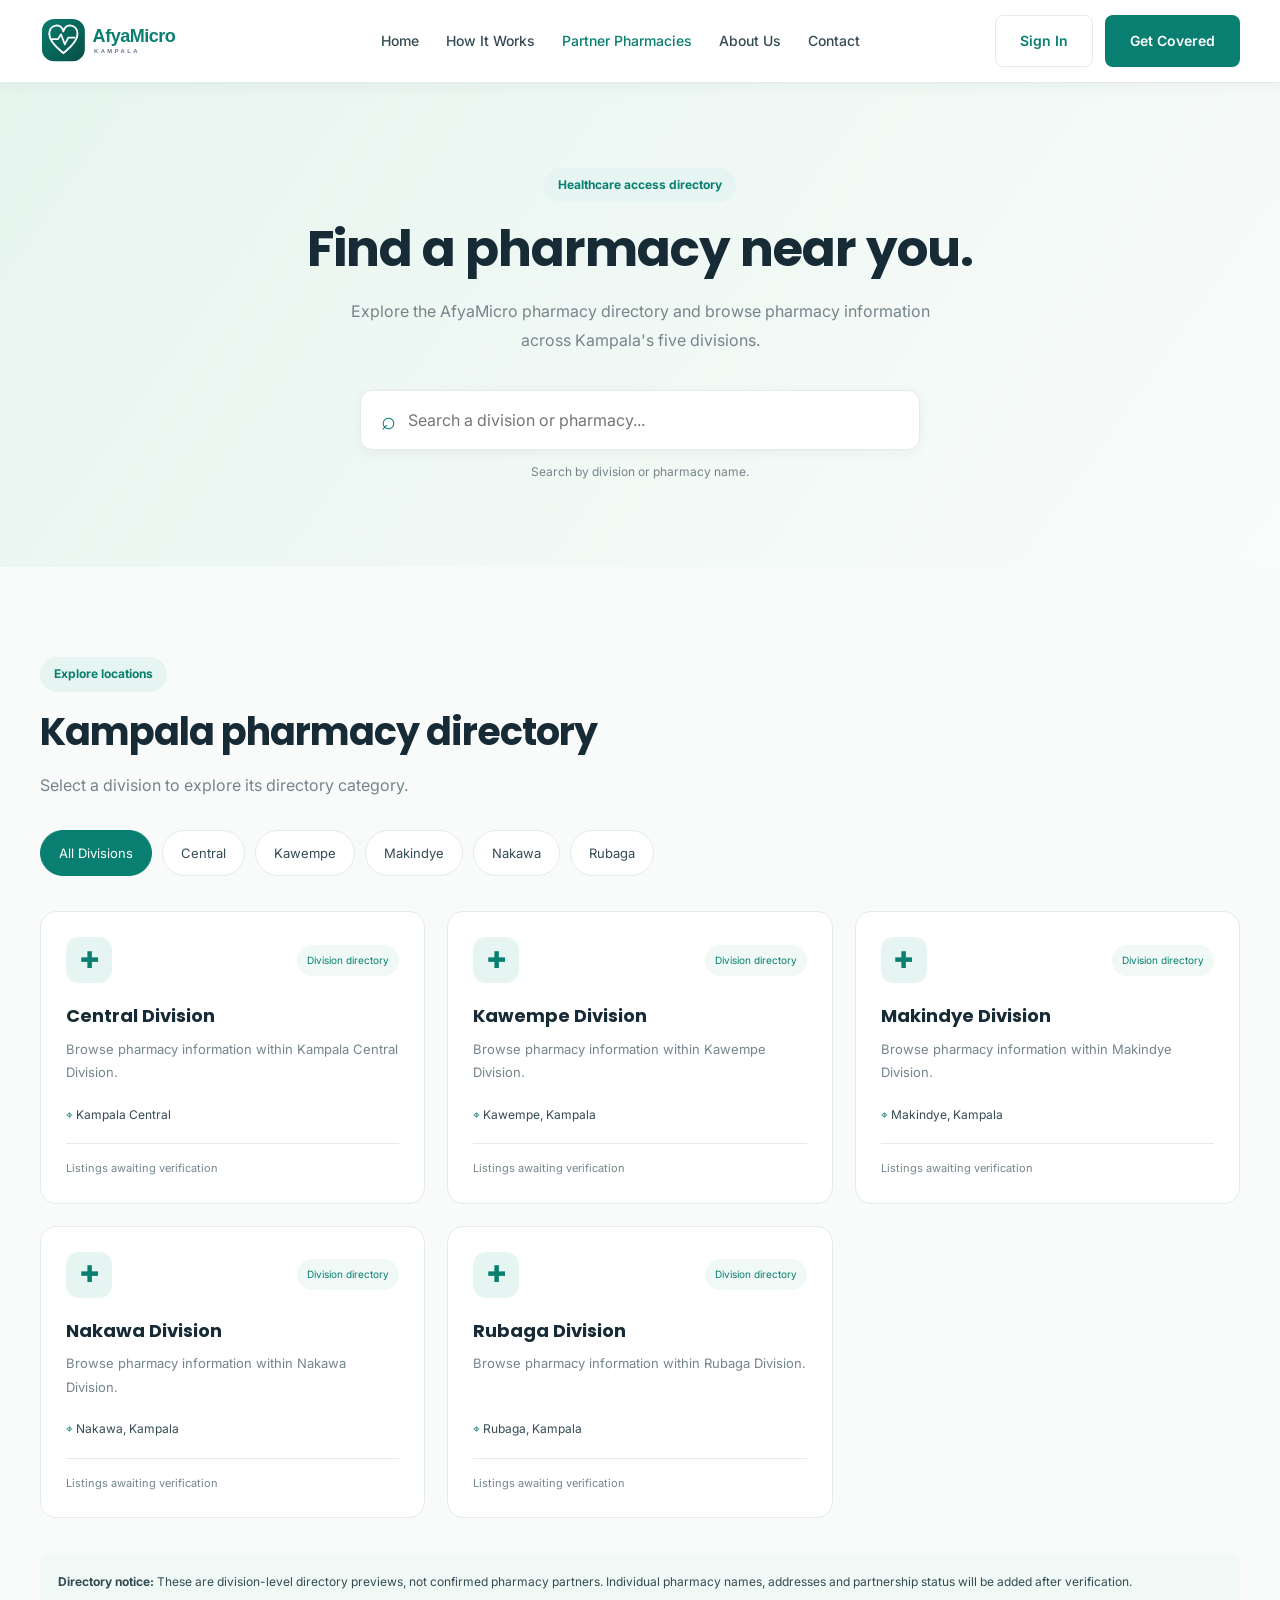
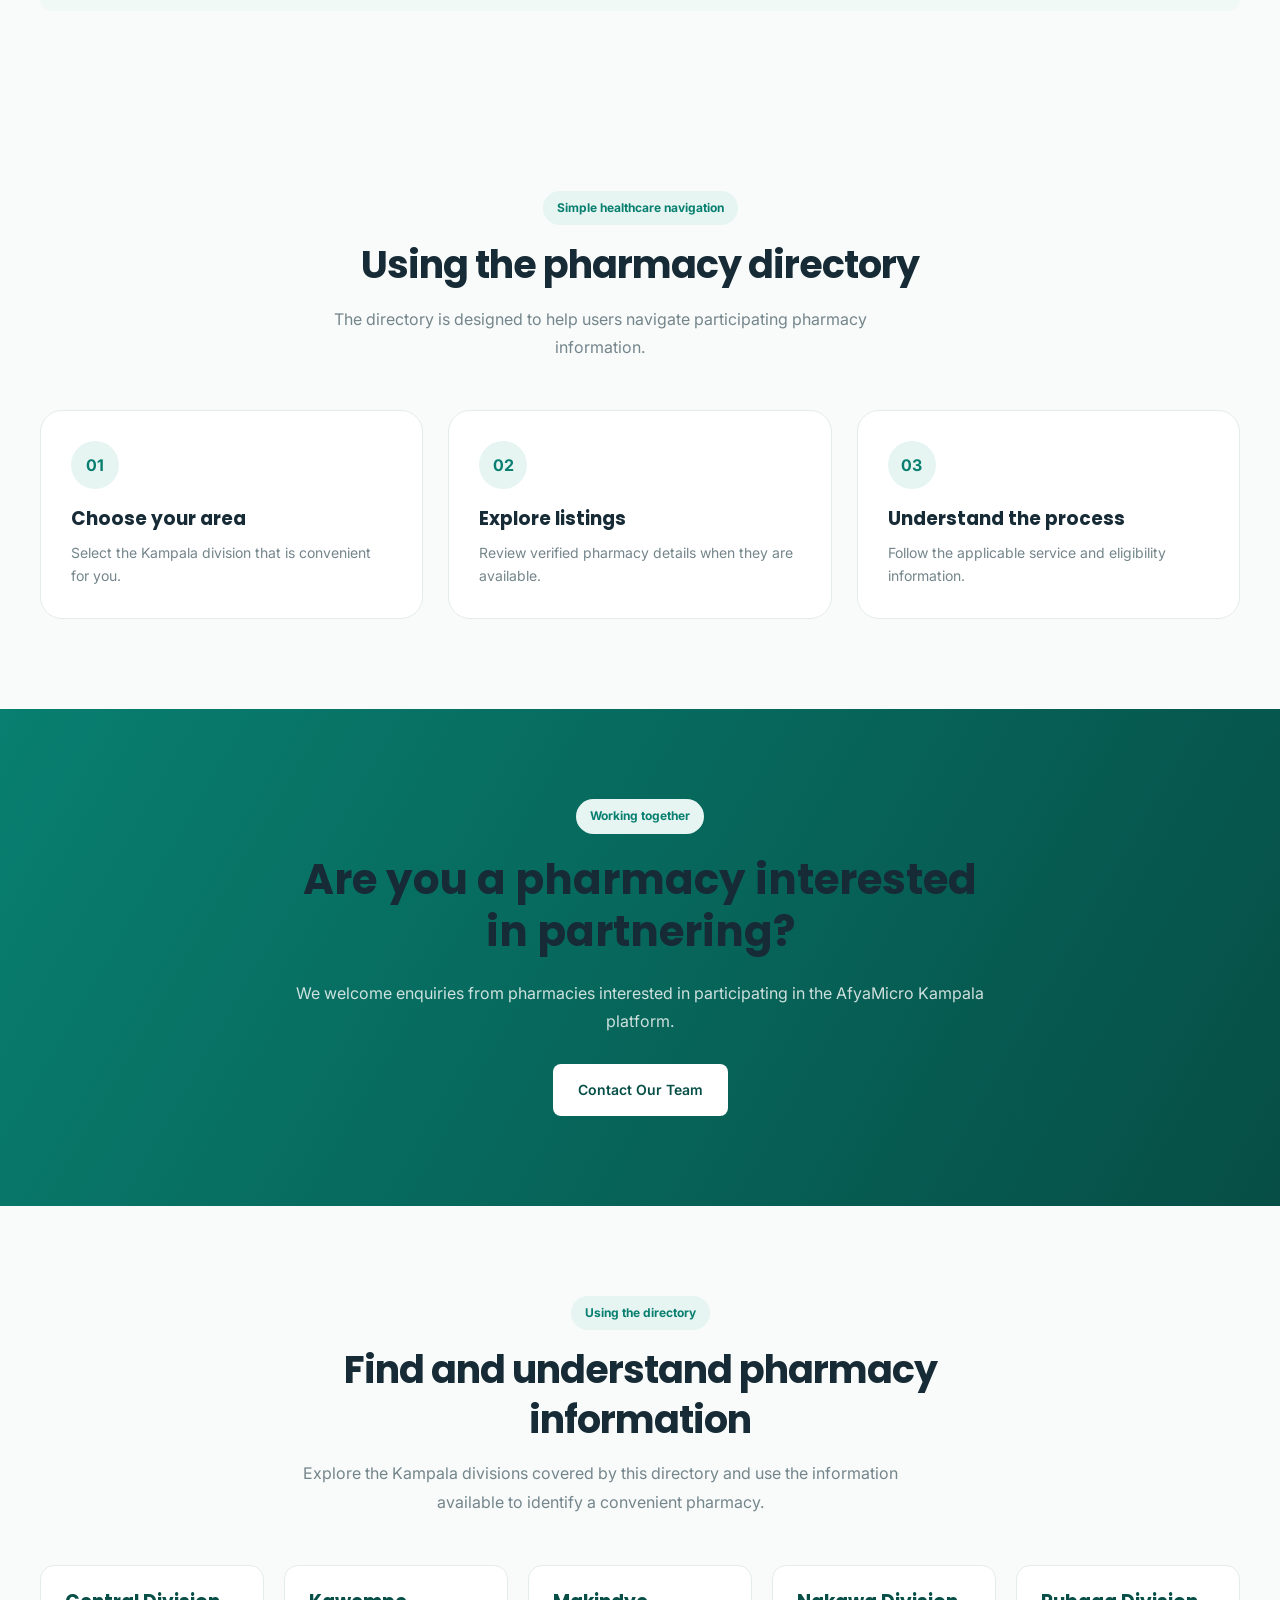
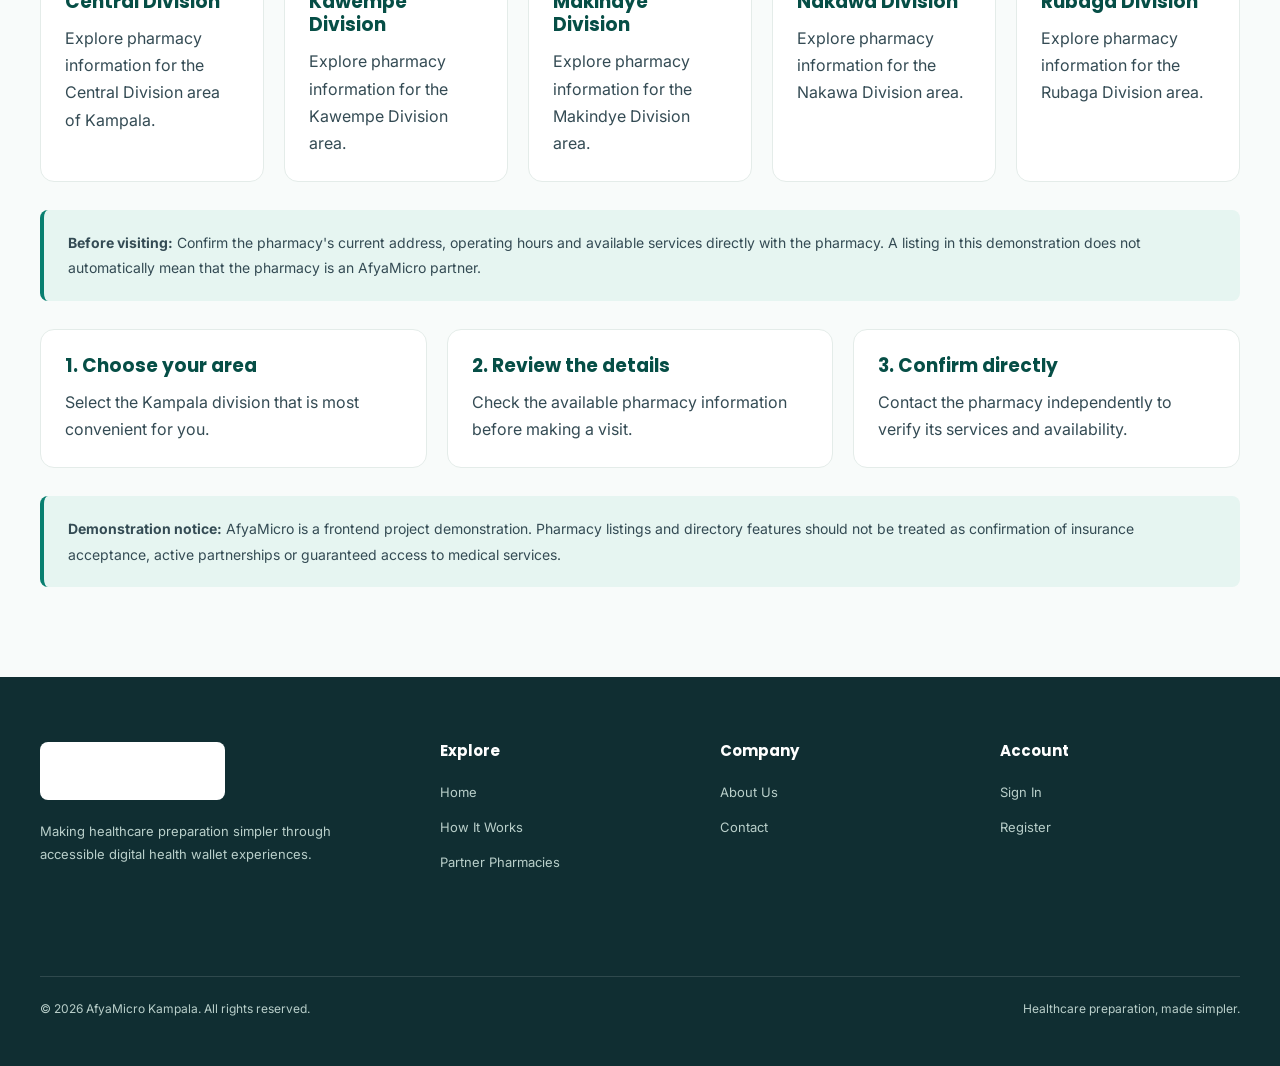
<file: pharmacies.html>
﻿<!DOCTYPE html>
<html lang="en">
<head>
    <meta charset="UTF-8">
    <meta name="viewport" content="width=device-width, initial-scale=1.0">
    <meta name="description" content="Explore the AfyaMicro Kampala pharmacy directory and browse pharmacy locations by Kampala division.">
    <title>Partner Pharmacies | AfyaMicro Kampala</title>

    <link rel="stylesheet" href="assets/css/base.css">
    <link rel="stylesheet" href="assets/css/components.css">
    <link rel="stylesheet" href="assets/css/responsive.css">
    <link rel="stylesheet" href="assets/css/content-expansion.css">
</head>

<body>

<header class="site-header">
    <div class="container header-inner">
        <a href="index.html" class="brand-logo">
            <img src="assets/images/afyamicrologo.svg" alt="AfyaMicro Kampala">
        </a>

        <button class="menu-toggle" id="menuToggle"
                aria-label="Open navigation menu"
                aria-expanded="false">
            <span></span><span></span><span></span>
        </button>

        <nav class="nav-links" id="mainNav">
            <a href="index.html">Home</a>
            <a href="how-it-works.html">How It Works</a>
            <a href="pharmacies.html" class="active">Partner Pharmacies</a>
            <a href="about.html">About Us</a>
            <a href="contact.html">Contact</a>
        </nav>

        <div class="header-actions">
            <a href="auth/login.html" class="btn btn-outline">Sign In</a>
            <a href="auth/register.html" class="btn btn-primary">Get Covered</a>
        </div>
    </div>
</header>

<main>

<!-- PAGE HERO -->
<section class="section pharmacy-hero">
    <div class="container pharmacy-hero-content">
        <span class="badge">Healthcare access directory</span>
        <h1 class="section-title">Find a pharmacy near you.</h1>
        <p class="section-subtitle">
            Explore the AfyaMicro pharmacy directory and browse
            pharmacy information across Kampala's five divisions.
        </p>

        <div class="pharmacy-search">
            <span>⌕</span>
            <input
                type="search"
                id="pharmacySearch"
                placeholder="Search a division or pharmacy..."
                aria-label="Search pharmacies">
        </div>

        <p class="search-hint">
            Search by division or pharmacy name.
        </p>
    </div>
</section>

<!-- DIRECTORY -->
<section class="section">
    <div class="container">

        <div class="directory-heading">
            <div>
                <span class="badge">Explore locations</span>
                <h2 class="section-title">Kampala pharmacy directory</h2>
                <p class="section-subtitle">
                    Select a division to explore its directory category.
                </p>
            </div>
        </div>

        <div class="division-filters" id="divisionFilters">
            <button class="division-filter active" data-filter="all">All Divisions</button>
            <button class="division-filter" data-filter="central">Central</button>
            <button class="division-filter" data-filter="kawempe">Kawempe</button>
            <button class="division-filter" data-filter="makindye">Makindye</button>
            <button class="division-filter" data-filter="nakawa">Nakawa</button>
            <button class="division-filter" data-filter="rubaga">Rubaga</button>
        </div>

        <div class="pharmacy-directory-grid" id="pharmacyGrid">

            <article class="directory-card" data-division="central" data-name="central division">
                <div class="directory-card-top">
                    <div class="directory-icon">✚</div>
                    <span class="directory-label">Division directory</span>
                </div>
                <h3>Central Division</h3>
                <p>
                    Browse pharmacy information within Kampala Central Division.
                </p>
                <div class="directory-location">
                    <span>⌖</span> Kampala Central
                </div>
                <div class="directory-card-bottom">
                    <span>Listings awaiting verification</span>
                </div>
            </article>

            <article class="directory-card" data-division="kawempe" data-name="kawempe division">
                <div class="directory-card-top">
                    <div class="directory-icon">✚</div>
                    <span class="directory-label">Division directory</span>
                </div>
                <h3>Kawempe Division</h3>
                <p>
                    Browse pharmacy information within Kawempe Division.
                </p>
                <div class="directory-location">
                    <span>⌖</span> Kawempe, Kampala
                </div>
                <div class="directory-card-bottom">
                    <span>Listings awaiting verification</span>
                </div>
            </article>

            <article class="directory-card" data-division="makindye" data-name="makindye division">
                <div class="directory-card-top">
                    <div class="directory-icon">✚</div>
                    <span class="directory-label">Division directory</span>
                </div>
                <h3>Makindye Division</h3>
                <p>
                    Browse pharmacy information within Makindye Division.
                </p>
                <div class="directory-location">
                    <span>⌖</span> Makindye, Kampala
                </div>
                <div class="directory-card-bottom">
                    <span>Listings awaiting verification</span>
                </div>
            </article>

            <article class="directory-card" data-division="nakawa" data-name="nakawa division">
                <div class="directory-card-top">
                    <div class="directory-icon">✚</div>
                    <span class="directory-label">Division directory</span>
                </div>
                <h3>Nakawa Division</h3>
                <p>
                    Browse pharmacy information within Nakawa Division.
                </p>
                <div class="directory-location">
                    <span>⌖</span> Nakawa, Kampala
                </div>
                <div class="directory-card-bottom">
                    <span>Listings awaiting verification</span>
                </div>
            </article>

            <article class="directory-card" data-division="rubaga" data-name="rubaga division">
                <div class="directory-card-top">
                    <div class="directory-icon">✚</div>
                    <span class="directory-label">Division directory</span>
                </div>
                <h3>Rubaga Division</h3>
                <p>
                    Browse pharmacy information within Rubaga Division.
                </p>
                <div class="directory-location">
                    <span>⌖</span> Rubaga, Kampala
                </div>
                <div class="directory-card-bottom">
                    <span>Listings awaiting verification</span>
                </div>
            </article>

        </div>

        <div class="no-results" id="noResults" hidden>
            <div>⌕</div>
            <h3>No matching division found</h3>
            <p>Try another search term or select All Divisions.</p>
        </div>

        <p class="directory-disclaimer">
            <strong>Directory notice:</strong> These are division-level
            directory previews, not confirmed pharmacy partners. Individual
            pharmacy names, addresses and partnership status will be added
            after verification.
        </p>

    </div>
</section>

<!-- HOW ACCESS WORKS -->
<section class="section pharmacy-process">
    <div class="container">
        <div class="section-heading">
            <span class="badge">Simple healthcare navigation</span>
            <h2 class="section-title">Using the pharmacy directory</h2>
            <p class="section-subtitle">
                The directory is designed to help users navigate
                participating pharmacy information.
            </p>
        </div>

        <div class="steps-grid">
            <article class="step-card">
                <div class="step-number">01</div>
                <h3>Choose your area</h3>
                <p>Select the Kampala division that is convenient for you.</p>
            </article>

            <article class="step-card">
                <div class="step-number">02</div>
                <h3>Explore listings</h3>
                <p>Review verified pharmacy details when they are available.</p>
            </article>

            <article class="step-card">
                <div class="step-number">03</div>
                <h3>Understand the process</h3>
                <p>Follow the applicable service and eligibility information.</p>
            </article>
        </div>
    </div>
</section>

<!-- PARTNER CTA -->
<section class="section cta-section">
    <div class="container cta-content">
        <span class="badge">Working together</span>
        <h2>Are you a pharmacy interested in partnering?</h2>
        <p>
            We welcome enquiries from pharmacies interested in
            participating in the AfyaMicro Kampala platform.
        </p>
        <a href="contact.html" class="btn btn-white">Contact Our Team</a>
    </div>
</section>

</main>

<!-- PHARMACY CONTENT EXPANSION -->
<section class="directory-guidance section" id="pharmacy-directory-guide">
    <div class="container">
        <div class="section-heading">
            <span class="badge">Using the directory</span>
            <h2 class="section-title">Find and understand pharmacy information</h2>
            <p class="section-subtitle">
                Explore the Kampala divisions covered by this directory and use
                the information available to identify a convenient pharmacy.
            </p>
        </div>

        <div class="directory-guidance-grid">
            <article class="directory-guidance-card">
                <h3>Central Division</h3>
                <p>Explore pharmacy information for the Central Division area of Kampala.</p>
            </article>
            <article class="directory-guidance-card">
                <h3>Kawempe Division</h3>
                <p>Explore pharmacy information for the Kawempe Division area.</p>
            </article>
            <article class="directory-guidance-card">
                <h3>Makindye Division</h3>
                <p>Explore pharmacy information for the Makindye Division area.</p>
            </article>
            <article class="directory-guidance-card">
                <h3>Nakawa Division</h3>
                <p>Explore pharmacy information for the Nakawa Division area.</p>
            </article>
            <article class="directory-guidance-card">
                <h3>Rubaga Division</h3>
                <p>Explore pharmacy information for the Rubaga Division area.</p>
            </article>
        </div>

        <div class="content-expansion-note">
            <strong>Before visiting:</strong>
            Confirm the pharmacy's current address, operating hours and available
            services directly with the pharmacy. A listing in this demonstration
            does not automatically mean that the pharmacy is an AfyaMicro partner.
        </div>

        <div class="directory-guidance-grid">
            <article class="directory-guidance-card">
                <h3>1. Choose your area</h3>
                <p>Select the Kampala division that is most convenient for you.</p>
            </article>
            <article class="directory-guidance-card">
                <h3>2. Review the details</h3>
                <p>Check the available pharmacy information before making a visit.</p>
            </article>
            <article class="directory-guidance-card">
                <h3>3. Confirm directly</h3>
                <p>Contact the pharmacy independently to verify its services and availability.</p>
            </article>
        </div>

        <div class="content-expansion-note">
            <strong>Demonstration notice:</strong>
            AfyaMicro is a frontend project demonstration. Pharmacy listings and
            directory features should not be treated as confirmation of insurance
            acceptance, active partnerships or guaranteed access to medical services.
        </div>
    </div>
</section>
<footer class="site-footer">
    <div class="container">

        <div class="footer-grid">
            <div class="footer-brand">
                <a href="index.html">
                    <img src="assets/images/afyamicrologo.svg" alt="AfyaMicro Kampala">
                </a>
                <p>
                    Making healthcare preparation simpler through
                    accessible digital health wallet experiences.
                </p>
            </div>

            <div class="footer-column">
                <h3>Explore</h3>
                <a href="index.html">Home</a>
                <a href="how-it-works.html">How It Works</a>
                <a href="pharmacies.html">Partner Pharmacies</a>
            </div>

            <div class="footer-column">
                <h3>Company</h3>
                <a href="about.html">About Us</a>
                <a href="contact.html">Contact</a>
            </div>

            <div class="footer-column">
                <h3>Account</h3>
                <a href="auth/login.html">Sign In</a>
                <a href="auth/register.html">Register</a>
            </div>
        </div>

        <div class="footer-bottom">
            <p>&copy; <span id="currentYear"></span> AfyaMicro Kampala. All rights reserved.</p>
            <p>Healthcare preparation, made simpler.</p>
        </div>

    </div>
</footer>

<script src="assets/js/navigation.js"></script>
<script src="assets/js/main.js"></script>
<script src="assets/js/pharmacies.js"></script>

</body>
</html>
</file>
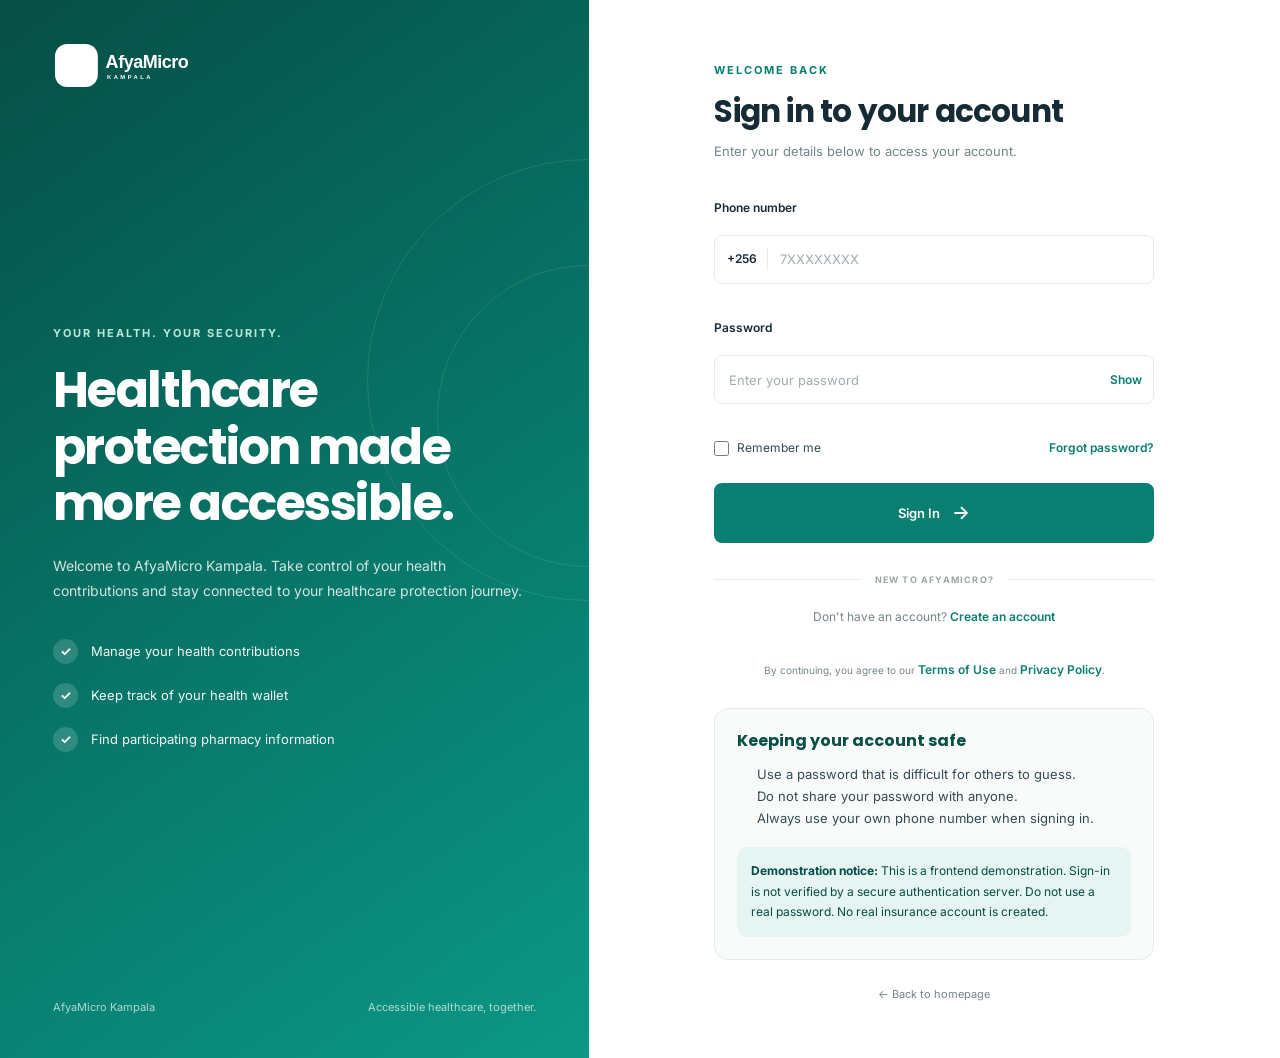
<file: auth/login.html>
﻿<!DOCTYPE html>
<html lang="en">
<head>
    <meta charset="UTF-8">
    <meta name="viewport" content="width=device-width, initial-scale=1.0">
    <title>Sign In | AfyaMicro Kampala</title>
    <link rel="stylesheet" href="../assets/css/base.css">
    <link rel="stylesheet" href="../assets/css/components.css">
    <link rel="stylesheet" href="../assets/css/responsive.css">
    <link rel="stylesheet" href="../assets/css/auth.css">
    <link rel="stylesheet" href="../assets/css/content-expansion.css">
</head>
<body class="auth-page">

    <main class="auth-layout">
        <section class="auth-brand-panel">
            <a href="../index.html" class="auth-logo">
                <img src="../assets/images/afyamicrologo.svg" alt="AfyaMicro logo">
            </a>

            <div class="brand-content">
                <span class="auth-eyebrow">YOUR HEALTH. YOUR SECURITY.</span>
                <h1>Healthcare protection made more accessible.</h1>
                <p>
                    Welcome to AfyaMicro Kampala. Take control of your
                    health contributions and stay connected to your
                    healthcare protection journey.
                </p>

                <div class="brand-feature">
                    <span class="feature-icon">✓</span>
                    <span>Manage your health contributions</span>
                </div>
                <div class="brand-feature">
                    <span class="feature-icon">✓</span>
                    <span>Keep track of your health wallet</span>
                </div>
                <div class="brand-feature">
                    <span class="feature-icon">✓</span>
                    <span>Find participating pharmacy information</span>
                </div>
            </div>

            <div class="brand-bottom">
                <span>AfyaMicro Kampala</span>
                <span>Accessible healthcare, together.</span>
            </div>
        </section>

        <section class="auth-form-panel">
            <div class="auth-form-container">
                <a href="../index.html" class="mobile-auth-logo">
                    <img src="../assets/images/afyamicrologo.svg" alt="AfyaMicro">
                </a>

                <div class="auth-heading">
                    <span class="form-eyebrow">WELCOME BACK</span>
                    <h2>Sign in to your account</h2>
                    <p>Enter your details below to access your account.</p>
                </div>

                <form id="loginForm" novalidate>
                    <div class="form-group">
                        <label for="loginPhone">Phone number</label>
                        <div class="input-with-icon">
                            <span class="input-prefix">+256</span>
                            <input
                                type="tel"
                                id="loginPhone"
                                name="phone"
                                class="form-control"
                                placeholder="7XXXXXXXX"
                                maxlength="9"
                                autocomplete="tel-national"
                                required
                            >
                        </div>
                        <small class="field-error" id="loginPhoneError"></small>
                    </div>

                    <div class="form-group">
                        <label for="loginPassword">Password</label>
                        <div class="password-wrapper">
                            <input
                                type="password"
                                id="loginPassword"
                                name="password"
                                class="form-control"
                                placeholder="Enter your password"
                                autocomplete="current-password"
                                required
                            >
                            <button type="button" class="password-toggle"
                                data-password-toggle="loginPassword"
                                aria-label="Show password">Show</button>
                        </div>
                        <small class="field-error" id="loginPasswordError"></small>
                    </div>

                    <div class="auth-options">
                        <label class="remember-option">
                            <input type="checkbox" id="rememberMe" name="remember">
                            <span>Remember me</span>
                        </label>
                        <a href="#" id="forgotPasswordLink" class="text-link">
                            Forgot password?
                        </a>
                    </div>

                    <div id="loginFeedback" class="auth-feedback" aria-live="polite"></div>

                    <button type="submit" class="btn btn-primary auth-submit">
                        Sign In <span>→</span>
                    </button>
                </form>

                <div class="auth-divider"><span>NEW TO AFYAMICRO?</span></div>

                <p class="auth-switch">
                    Don't have an account?
                    <a href="register.html">Create an account</a>
                </p>

                <p class="auth-legal">
                    By continuing, you agree to our
                    <a href="../index.html">Terms of Use</a> and
                    <a href="../index.html">Privacy Policy</a>.
                </p>

                <div class="auth-extra-content" id="login-guidance">
    <h3>Keeping your account safe</h3>
    <ul>
        <li>Use a password that is difficult for others to guess.</li>
        <li>Do not share your password with anyone.</li>
        <li>Always use your own phone number when signing in.</li>
    </ul>
    <div class="auth-demo-notice">
        <strong>Demonstration notice:</strong>
        This is a frontend demonstration. Sign-in is not verified by a
        secure authentication server. Do not use a real password.
        No real insurance account is created.
    </div>
</div>
<a href="../index.html" class="back-home">← Back to homepage</a>
            </div>
        </section>
    </main>

    <script src="../assets/js/auth.js"></script>
</body>
</html>
</file>
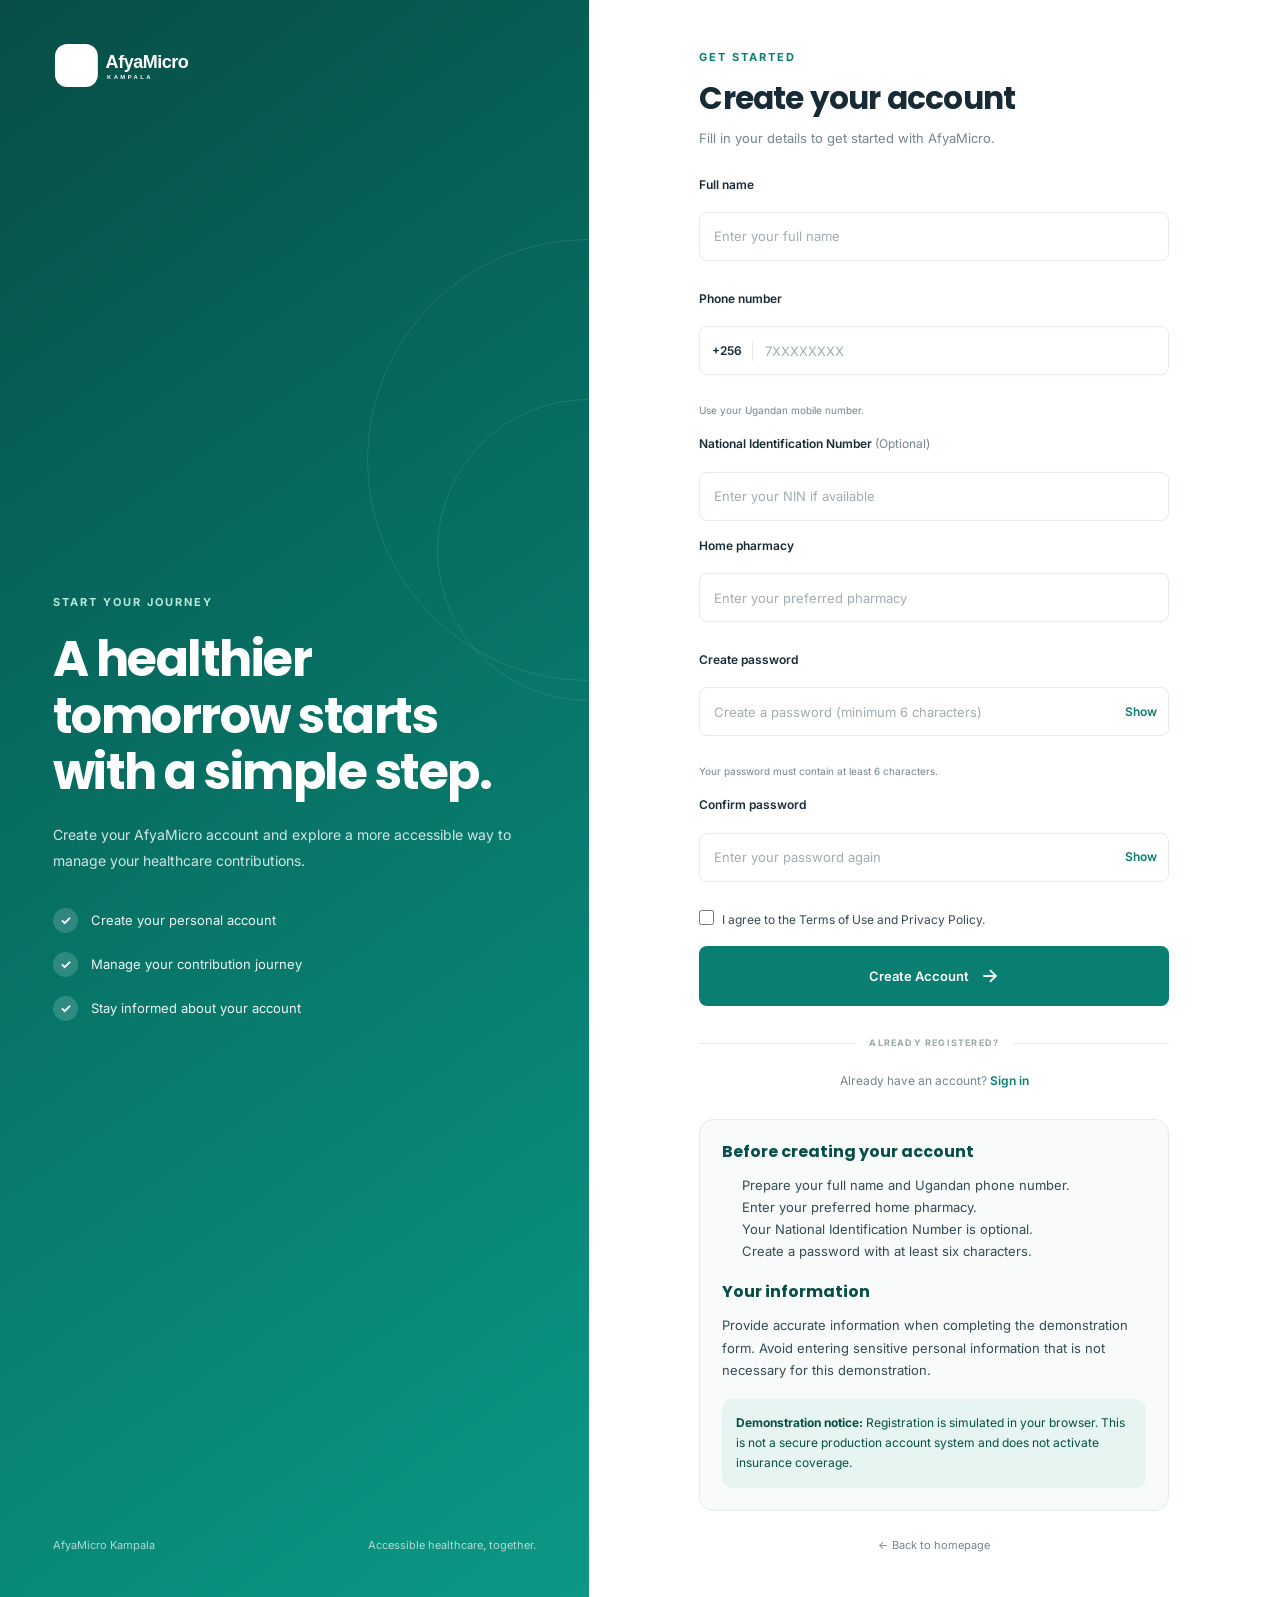
<file: auth/register.html>
﻿<!DOCTYPE html>
<html lang="en">
<head>
    <meta charset="UTF-8">
    <meta name="viewport" content="width=device-width, initial-scale=1.0">
    <title>Create Account | AfyaMicro Kampala</title>
    <link rel="stylesheet" href="../assets/css/base.css">
    <link rel="stylesheet" href="../assets/css/components.css">
    <link rel="stylesheet" href="../assets/css/responsive.css">
    <link rel="stylesheet" href="../assets/css/auth.css">
    <link rel="stylesheet" href="../assets/css/content-expansion.css">
</head>
<body class="auth-page">

    <main class="auth-layout register-layout">
        <section class="auth-brand-panel">
            <a href="../index.html" class="auth-logo">
                <img src="../assets/images/afyamicrologo.svg" alt="AfyaMicro logo">
            </a>

            <div class="brand-content">
                <span class="auth-eyebrow">START YOUR JOURNEY</span>
                <h1>A healthier tomorrow starts with a simple step.</h1>
                <p>
                    Create your AfyaMicro account and explore a more
                    accessible way to manage your healthcare contributions.
                </p>

                <div class="brand-feature">
                    <span class="feature-icon">✓</span>
                    <span>Create your personal account</span>
                </div>
                <div class="brand-feature">
                    <span class="feature-icon">✓</span>
                    <span>Manage your contribution journey</span>
                </div>
                <div class="brand-feature">
                    <span class="feature-icon">✓</span>
                    <span>Stay informed about your account</span>
                </div>
            </div>

            <div class="brand-bottom">
                <span>AfyaMicro Kampala</span>
                <span>Accessible healthcare, together.</span>
            </div>
        </section>

        <section class="auth-form-panel register-form-panel">
            <div class="auth-form-container register-container">
                <a href="../index.html" class="mobile-auth-logo">
                    <img src="../assets/images/afyamicrologo.svg" alt="AfyaMicro">
                </a>

                <div class="auth-heading">
                    <span class="form-eyebrow">GET STARTED</span>
                    <h2>Create your account</h2>
                    <p>Fill in your details to get started with AfyaMicro.</p>
                </div>

                <form id="registerForm" novalidate>
                    <div class="form-group">
                        <label for="fullName">Full name</label>
                        <input type="text" id="fullName" name="fullName"
                            class="form-control" placeholder="Enter your full name"
                            autocomplete="name" required>
                        <small class="field-error" id="fullNameError"></small>
                    </div>

                    <div class="form-group">
                        <label for="registerPhone">Phone number</label>
                        <div class="input-with-icon">
                            <span class="input-prefix">+256</span>
                            <input type="tel" id="registerPhone" name="phone"
                                class="form-control" placeholder="7XXXXXXXX"
                                maxlength="9" autocomplete="tel-national" required>
                        </div>
                        <small class="field-error" id="registerPhoneError"></small>
                        <small class="field-hint">Use your Ugandan mobile number.</small>
                    </div>

                    <div class="form-group">
                        <label for="nin">National Identification Number <span class="optional">(Optional)</span></label>
                        <input type="text" id="nin" name="nin"
                            class="form-control" placeholder="Enter your NIN if available">
                    </div>

                    <div class="form-group">
                        <label for="homePharmacy">Home pharmacy</label>
                        <input type="text" id="homePharmacy" name="homePharmacy"
                            class="form-control" placeholder="Enter your preferred pharmacy"
                            required>
                        <small class="field-error" id="homePharmacyError"></small>
                    </div>

                    <div class="form-group">
                        <label for="registerPassword">Create password</label>
                        <div class="password-wrapper">
                            <input type="password" id="registerPassword"
                                name="password" class="form-control"
                                placeholder="Create a password (minimum 6 characters)"
                                autocomplete="new-password" required>
                            <button type="button" class="password-toggle"
                                data-password-toggle="registerPassword"
                                aria-label="Show password">Show</button>
                        </div>
                        <small class="field-error" id="registerPasswordError"></small>
                        <small class="field-hint">Your password must contain at least 6 characters.</small>
                    </div>

                    <div class="form-group">
                        <label for="confirmPassword">Confirm password</label>
                        <div class="password-wrapper">
                            <input type="password" id="confirmPassword"
                                name="confirmPassword" class="form-control"
                                placeholder="Enter your password again"
                                autocomplete="new-password" required>
                            <button type="button" class="password-toggle"
                                data-password-toggle="confirmPassword"
                                aria-label="Show password">Show</button>
                        </div>
                        <small class="field-error" id="confirmPasswordError"></small>
                    </div>

                    <label class="remember-option terms-option">
                        <input type="checkbox" id="acceptTerms" required>
                        <span>I agree to the Terms of Use and Privacy Policy.</span>
                    </label>
                    <small class="field-error" id="termsError"></small>

                    <div id="registerFeedback" class="auth-feedback" aria-live="polite"></div>

                    <button type="submit" class="btn btn-primary auth-submit">
                        Create Account <span>→</span>
                    </button>
                </form>

                <div class="auth-divider"><span>ALREADY REGISTERED?</span></div>

                <p class="auth-switch">
                    Already have an account?
                    <a href="login.html">Sign in</a>
                </p>

                <div class="auth-extra-content" id="registration-guidance">
    <h3>Before creating your account</h3>
    <ul>
        <li>Prepare your full name and Ugandan phone number.</li>
        <li>Enter your preferred home pharmacy.</li>
        <li>Your National Identification Number is optional.</li>
        <li>Create a password with at least six characters.</li>
    </ul>

    <h3>Your information</h3>
    <p>
        Provide accurate information when completing the demonstration
        form. Avoid entering sensitive personal information that is not
        necessary for this demonstration.
    </p>

    <div class="auth-demo-notice">
        <strong>Demonstration notice:</strong>
        Registration is simulated in your browser. This is not a secure
        production account system and does not activate insurance coverage.
    </div>
</div>
<a href="../index.html" class="back-home">← Back to homepage</a>
            </div>
        </section>
    </main>

    <script src="../assets/js/auth.js"></script>
</body>
</html>
</file>
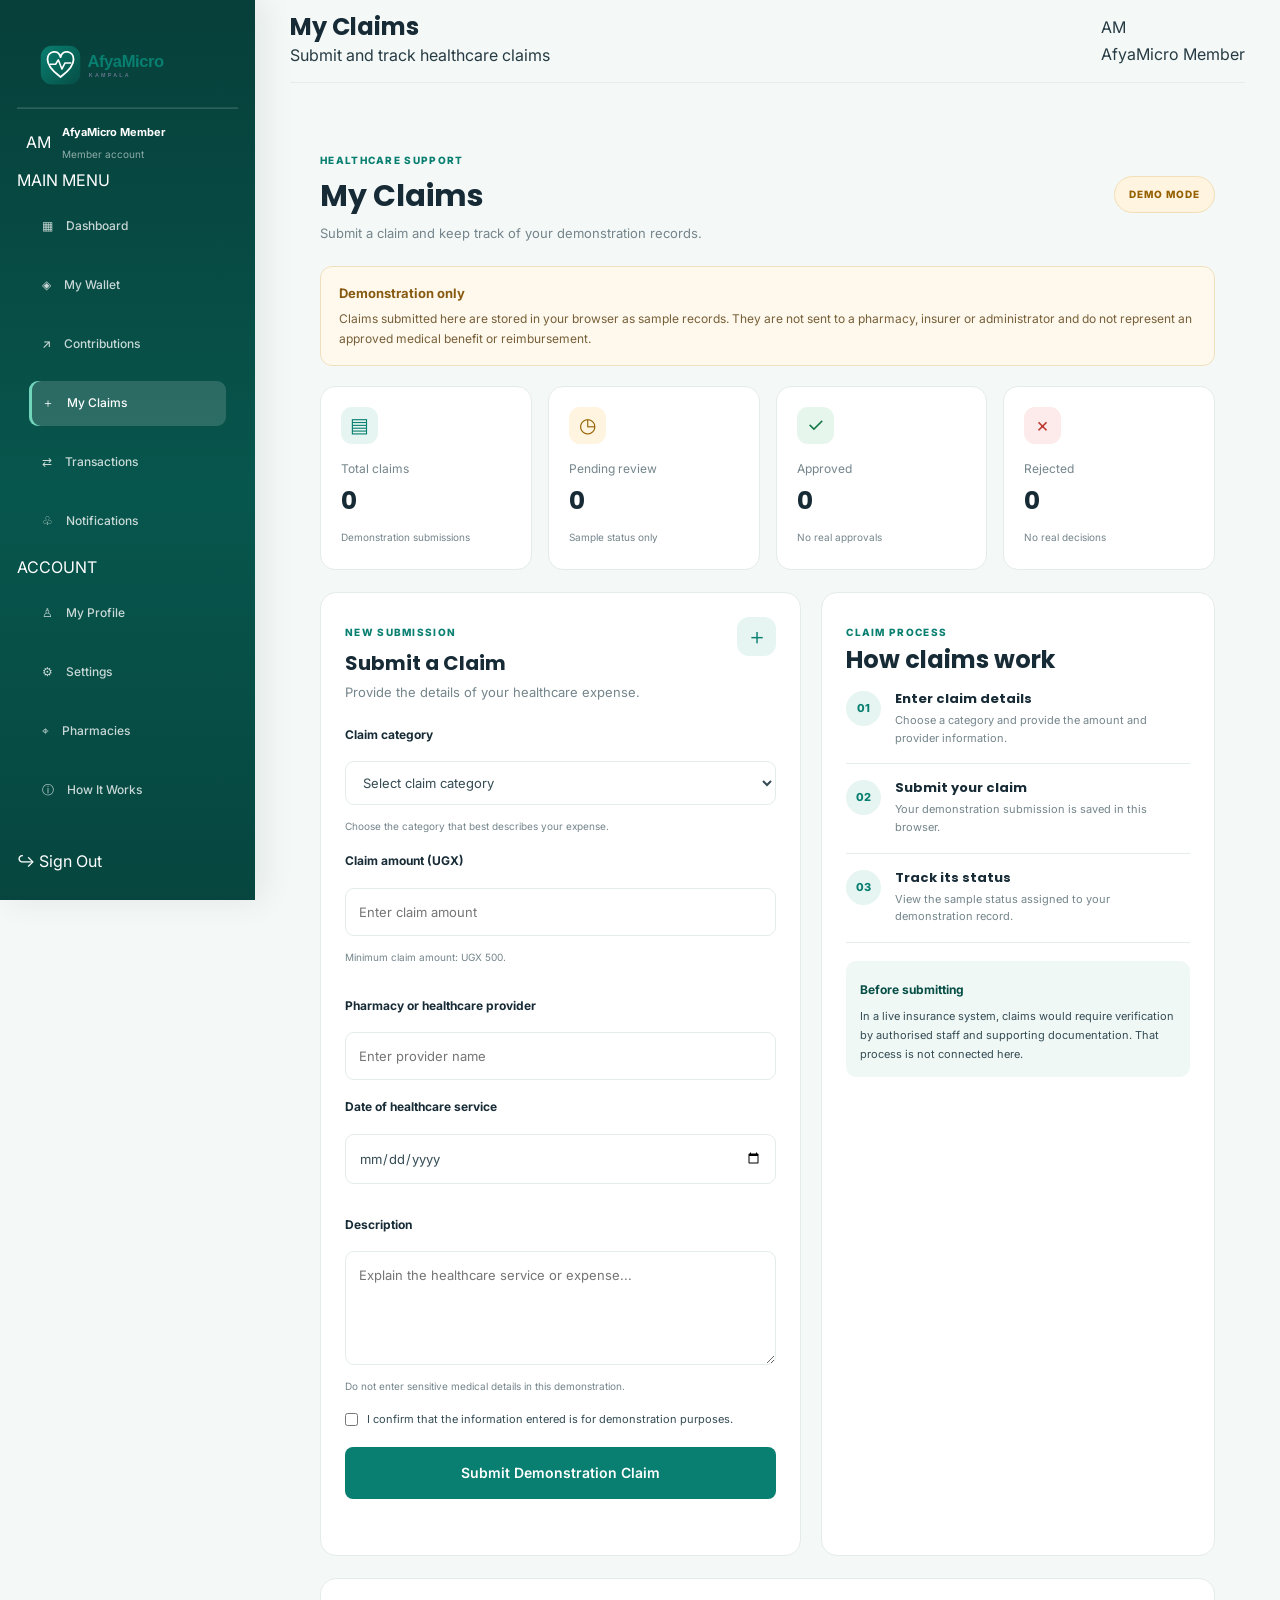
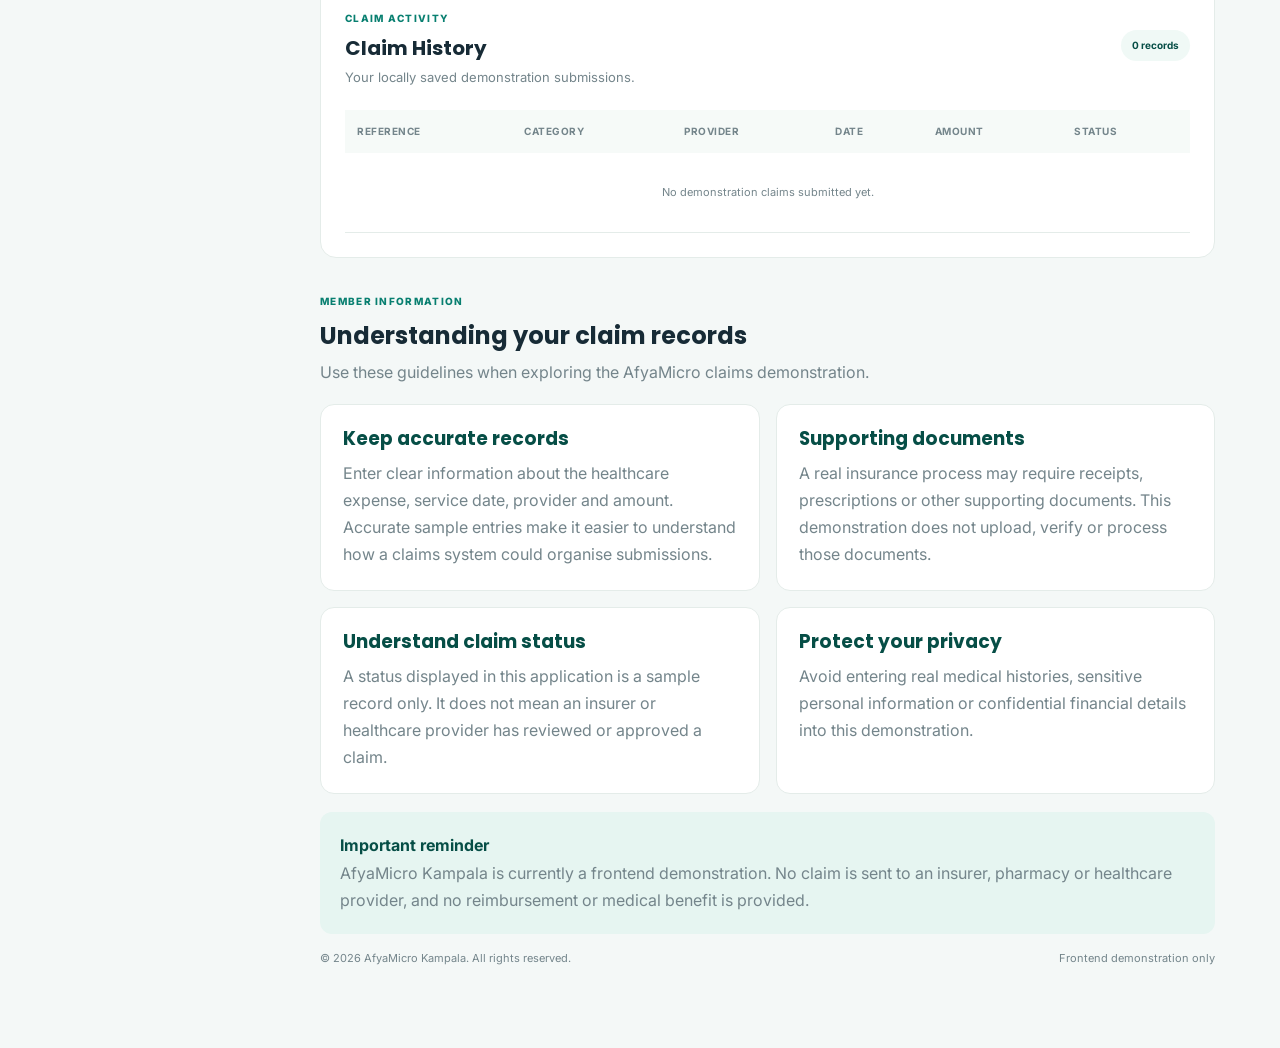
<file: client/claims.html>
﻿<!DOCTYPE html>
<html lang="en">
<head>
    <meta charset="UTF-8">
    <meta name="viewport" content="width=device-width, initial-scale=1.0">
    <meta name="description" content="Submit and track your AfyaMicro demonstration healthcare claims.">
    <title>My Claims | AfyaMicro Kampala</title>

    <link rel="stylesheet" href="../assets/css/base.css">
    <link rel="stylesheet" href="../assets/css/components.css">
    <link rel="stylesheet" href="../assets/css/responsive.css">
    <link rel="stylesheet" href="../assets/css/dashboard.css">
    <link rel="stylesheet" href="../assets/css/claims.css">
    <link rel="stylesheet" href="../assets/css/content-expansion.css">
</head>

<body class="dashboard-body">
<div class="dashboard-layout">

    <div class="dashboard-overlay" id="dashboardOverlay"></div>

    <aside class="dashboard-sidebar" id="dashboardSidebar">
        <a href="../index.html" class="dashboard-brand">
            <img src="../assets/images/afyamicrologo.svg" alt="AfyaMicro logo">
        </a>

        <div class="sidebar-profile">
            <div class="sidebar-avatar" id="sidebarAvatar">AM</div>
            <div>
                <strong id="sidebarUserName">AfyaMicro Member</strong>
                <small>Member account</small>
            </div>
        </div>

        <nav class="dashboard-nav">
            <span class="nav-heading">MAIN MENU</span>
            <a href="dashboard.html"><span>▦</span> Dashboard</a>
            <a href="wallet.html"><span>◈</span> My Wallet</a>
            <a href="contributions.html"><span>↗</span> Contributions</a>
            <a href="claims.html" class="active"><span>＋</span> My Claims</a>
            <a href="transactions.html"><span>⇄</span> Transactions</a>
            <a href="notifications.html"><span>♧</span> Notifications</a>

            <span class="nav-heading">ACCOUNT</span>
            <a href="profile.html"><span>♙</span> My Profile</a>
            <a href="settings.html"><span>⚙</span> Settings</a>
            <a href="../pharmacies.html"><span>⌖</span> Pharmacies</a>
            <a href="../how-it-works.html"><span>ⓘ</span> How It Works</a>
        </nav>

        <div class="sidebar-bottom">
            <a href="../auth/login.html" class="logout-link">↪ Sign Out</a>
        </div>
    </aside>

    <main class="dashboard-main">

        <header class="dashboard-topbar">
            <button class="dashboard-menu-toggle" id="dashboardMenuToggle"
                    aria-label="Open navigation menu" aria-expanded="false">
                <span></span><span></span><span></span>
            </button>

            <div class="topbar-title">
                <h2>My Claims</h2>
                <p>Submit and track healthcare claims</p>
            </div>

            <div class="topbar-user">
                <div class="topbar-avatar" id="topbarAvatar">AM</div>
                <span id="topbarUserName">AfyaMicro Member</span>
            </div>
        </header>

        <div class="claims-content">

            <section class="claims-heading">
                <div>
                    <span class="claims-eyebrow">HEALTHCARE SUPPORT</span>
                    <h1>My Claims</h1>
                    <p>Submit a claim and keep track of your demonstration records.</p>
                </div>
                <span class="claims-demo-badge">DEMO MODE</span>
            </section>

            <section class="claims-notice">
                <strong>Demonstration only</strong>
                <p>Claims submitted here are stored in your browser as sample records.
                   They are not sent to a pharmacy, insurer or administrator and do not
                   represent an approved medical benefit or reimbursement.</p>
            </section>

            <section class="claims-summary">
                <article class="claim-stat-card">
                    <span class="claim-stat-icon">▤</span>
                    <p>Total claims</p>
                    <h2 id="totalClaims">0</h2>
                    <small>Demonstration submissions</small>
                </article>

                <article class="claim-stat-card">
                    <span class="claim-stat-icon pending-icon">◷</span>
                    <p>Pending review</p>
                    <h2 id="pendingClaims">0</h2>
                    <small>Sample status only</small>
                </article>

                <article class="claim-stat-card">
                    <span class="claim-stat-icon approved-icon">✓</span>
                    <p>Approved</p>
                    <h2 id="approvedClaims">0</h2>
                    <small>No real approvals</small>
                </article>

                <article class="claim-stat-card">
                    <span class="claim-stat-icon rejected-icon">×</span>
                    <p>Rejected</p>
                    <h2 id="rejectedClaims">0</h2>
                    <small>No real decisions</small>
                </article>
            </section>

            <section class="claims-main-grid">

                <div class="claims-panel">
                    <div class="claims-panel-heading">
                        <div>
                            <span class="claims-eyebrow">NEW SUBMISSION</span>
                            <h2>Submit a Claim</h2>
                            <p>Provide the details of your healthcare expense.</p>
                        </div>
                        <span class="claim-plus">＋</span>
                    </div>

                    <form id="claimForm">

                        <div class="form-group">
                            <label for="claimType">Claim category</label>
                            <select id="claimType" required>
                                <option value="">Select claim category</option>
                                <option value="Prescription">Prescription / Medicine</option>
                                <option value="Consultation">Medical consultation</option>
                                <option value="Laboratory">Laboratory services</option>
                                <option value="Other">Other healthcare expense</option>
                            </select>
                            <small class="claim-field-hint">Choose the category that best describes your expense.</small>
                        </div>

                        <div class="form-group">
                            <label for="claimAmount">Claim amount (UGX)</label>
                            <input type="number" id="claimAmount" min="500"
                                   step="1" placeholder="Enter claim amount" required>
                            <small class="claim-field-hint">Minimum claim amount: UGX 500.</small>
                            <small id="claimAmountError" class="claim-error"></small>
                        </div>

                        <div class="form-group">
                            <label for="claimPharmacy">Pharmacy or healthcare provider</label>
                            <input type="text" id="claimPharmacy" maxlength="100"
                                   placeholder="Enter provider name" required>
                        </div>

                        <div class="form-group">
                            <label for="claimDate">Date of healthcare service</label>
                            <input type="date" id="claimDate" required>
                            <small id="claimDateError" class="claim-error"></small>
                        </div>

                        <div class="form-group">
                            <label for="claimDescription">Description</label>
                            <textarea id="claimDescription" rows="4" maxlength="500"
                                      placeholder="Explain the healthcare service or expense..."
                                      required></textarea>
                            <small class="claim-field-hint">Do not enter sensitive medical details in this demonstration.</small>
                        </div>

                        <label class="claim-checkbox">
                            <input type="checkbox" id="claimDeclaration" required>
                            <span>I confirm that the information entered is for demonstration purposes.</span>
                        </label>

                        <button type="submit" class="btn btn-primary btn-block">
                            Submit Demonstration Claim
                        </button>

                        <p id="claimFeedback" class="claim-feedback"
                           role="status" aria-live="polite"></p>
                    </form>
                </div>

                <div class="claims-panel claims-guide">
                    <span class="claims-eyebrow">CLAIM PROCESS</span>
                    <h2>How claims work</h2>

                    <div class="claim-guide-step">
                        <span>01</span>
                        <div>
                            <h3>Enter claim details</h3>
                            <p>Choose a category and provide the amount and provider information.</p>
                        </div>
                    </div>

                    <div class="claim-guide-step">
                        <span>02</span>
                        <div>
                            <h3>Submit your claim</h3>
                            <p>Your demonstration submission is saved in this browser.</p>
                        </div>
                    </div>

                    <div class="claim-guide-step">
                        <span>03</span>
                        <div>
                            <h3>Track its status</h3>
                            <p>View the sample status assigned to your demonstration record.</p>
                        </div>
                    </div>

                    <div class="claim-help-note">
                        <strong>Before submitting</strong>
                        <p>In a live insurance system, claims would require verification by authorised staff and supporting documentation. That process is not connected here.</p>
                    </div>
                </div>

            </section>

            <section class="claims-panel claims-history">
                <div class="claims-panel-heading history-heading">
                    <div>
                        <span class="claims-eyebrow">CLAIM ACTIVITY</span>
                        <h2>Claim History</h2>
                        <p>Your locally saved demonstration submissions.</p>
                    </div>
                    <span class="claims-record-count" id="claimRecordCount">0 records</span>
                </div>

                <div class="claims-table-wrap">
                    <table class="claims-table">
                        <thead>
                            <tr>
                                <th>Reference</th>
                                <th>Category</th>
                                <th>Provider</th>
                                <th>Date</th>
                                <th>Amount</th>
                                <th>Status</th>
                            </tr>
                        </thead>
                        <tbody id="claimsHistory">
                            <tr>
                                <td colspan="6" class="empty-claims">
                                    No demonstration claims submitted yet.
                                </td>
                            </tr>
                        </tbody>
                    </table>
                </div>
            </section>

            <section class="claims-extra-content" id="claims-extra-guidance">
                <div class="claims-extra-heading">
                    <span class="claims-eyebrow">MEMBER INFORMATION</span>
                    <h2>Understanding your claim records</h2>
                    <p>Use these guidelines when exploring the AfyaMicro claims demonstration.</p>
                </div>

                <div class="claims-extra-grid">
                    <article class="claims-extra-card">
                        <h3>Keep accurate records</h3>
                        <p>Enter clear information about the healthcare expense, service date, provider and amount. Accurate sample entries make it easier to understand how a claims system could organise submissions.</p>
                    </article>

                    <article class="claims-extra-card">
                        <h3>Supporting documents</h3>
                        <p>A real insurance process may require receipts, prescriptions or other supporting documents. This demonstration does not upload, verify or process those documents.</p>
                    </article>

                    <article class="claims-extra-card">
                        <h3>Understand claim status</h3>
                        <p>A status displayed in this application is a sample record only. It does not mean an insurer or healthcare provider has reviewed or approved a claim.</p>
                    </article>

                    <article class="claims-extra-card">
                        <h3>Protect your privacy</h3>
                        <p>Avoid entering real medical histories, sensitive personal information or confidential financial details into this demonstration.</p>
                    </article>
                </div>

                <div class="claims-extra-notice">
                    <strong>Important reminder</strong>
                    <p>AfyaMicro Kampala is currently a frontend demonstration. No claim is sent to an insurer, pharmacy or healthcare provider, and no reimbursement or medical benefit is provided.</p>
                </div>
            </section>
            <footer class="claims-footer">
                <p>© <span id="claimsYear"></span> AfyaMicro Kampala. All rights reserved.</p>
                <span>Frontend demonstration only</span>
            </footer>

        </div>
    </main>
</div>

<script src="../assets/js/claims.js"></script>
</body>
</html>
</file>
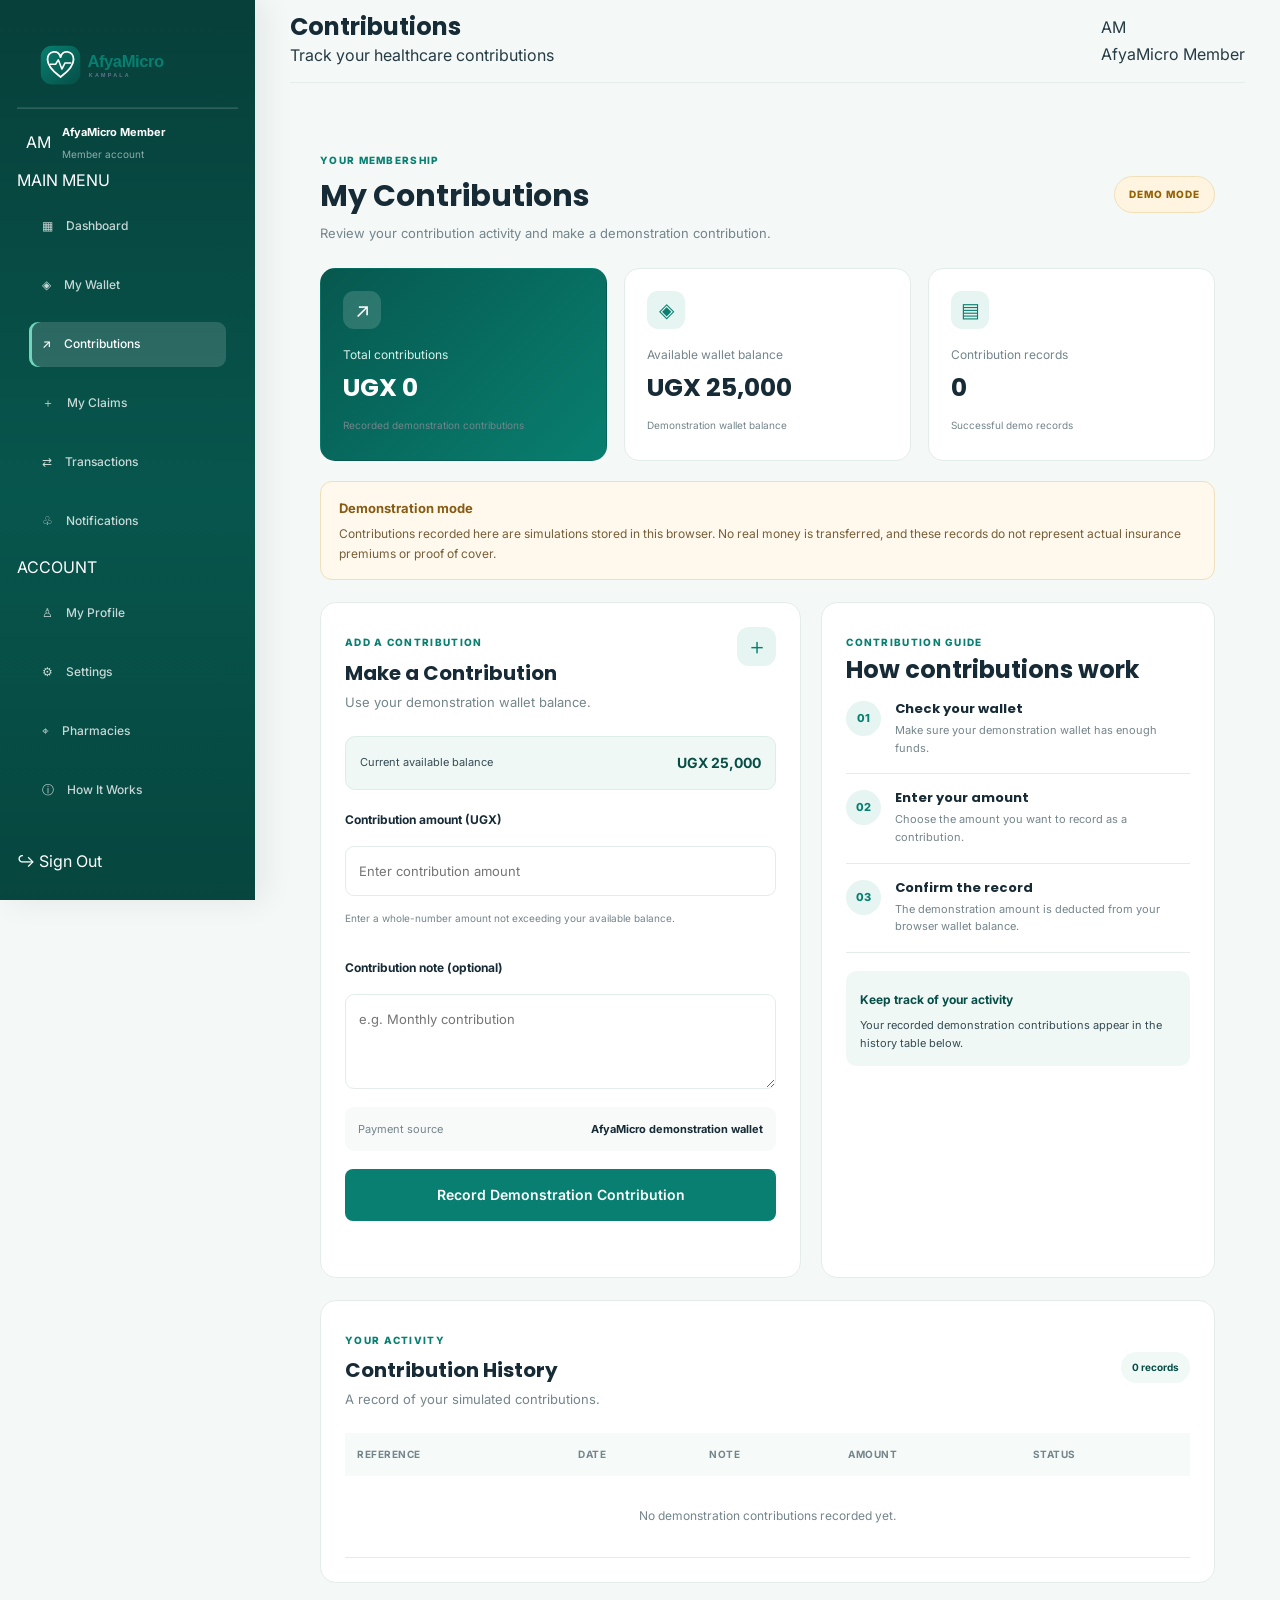
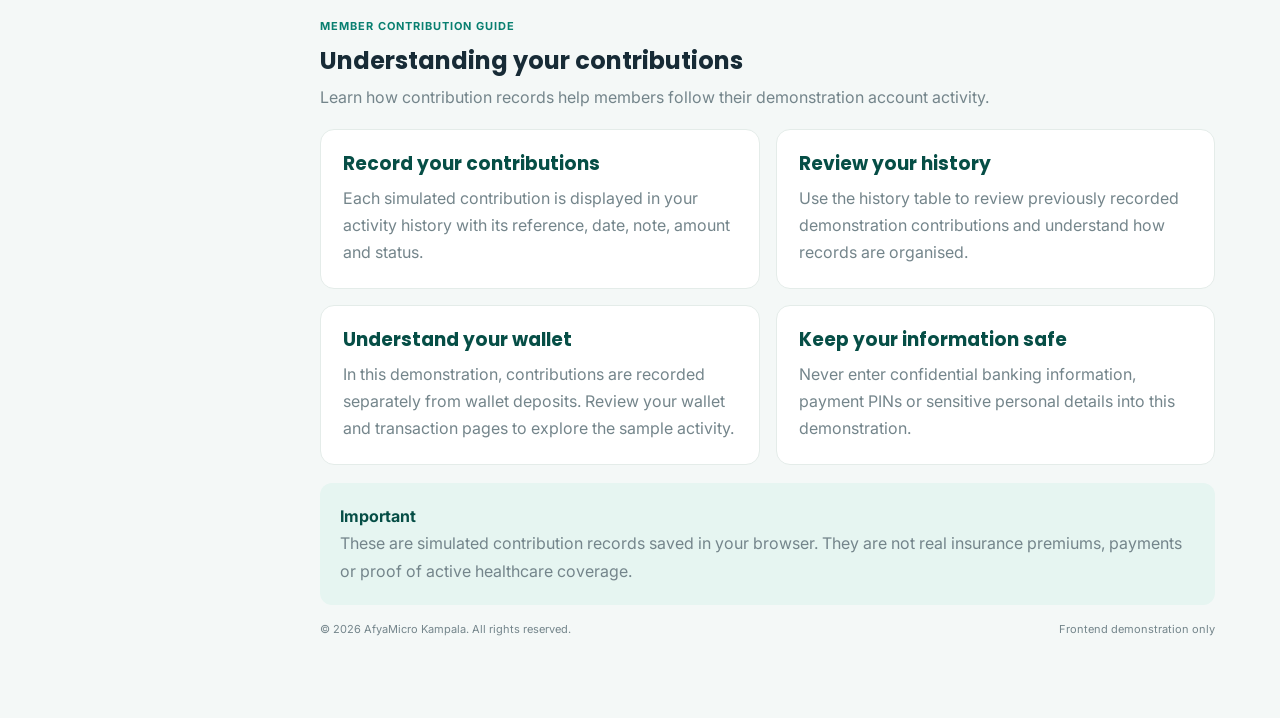
<file: client/contributions.html>
﻿<!DOCTYPE html>
<html lang="en">
<head>
    <meta charset="UTF-8">
    <meta name="viewport" content="width=device-width, initial-scale=1.0">
    <meta name="description" content="Manage your AfyaMicro contributions.">
    <title>My Contributions | AfyaMicro Kampala</title>

    <link rel="stylesheet" href="../assets/css/base.css">
    <link rel="stylesheet" href="../assets/css/components.css">
    <link rel="stylesheet" href="../assets/css/responsive.css">
    <link rel="stylesheet" href="../assets/css/dashboard.css">
    <link rel="stylesheet" href="../assets/css/contributions.css">
    <link rel="stylesheet" href="../assets/css/content-expansion.css">
</head>

<body class="dashboard-body">

<div class="dashboard-layout">

    <div class="dashboard-overlay" id="dashboardOverlay"></div>

    <aside class="dashboard-sidebar" id="dashboardSidebar">
        <a href="../index.html" class="dashboard-brand">
            <img src="../assets/images/afyamicrologo.svg" alt="AfyaMicro logo">
        </a>

        <div class="sidebar-profile">
            <div class="sidebar-avatar" id="sidebarAvatar">AM</div>
            <div>
                <strong id="sidebarUserName">AfyaMicro Member</strong>
                <small>Member account</small>
            </div>
        </div>

        <nav class="dashboard-nav">
            <span class="nav-heading">MAIN MENU</span>
            <a href="dashboard.html"><span>▦</span> Dashboard</a>
            <a href="wallet.html"><span>◈</span> My Wallet</a>
            <a href="contributions.html" class="active"><span>↗</span> Contributions</a>
            <a href="claims.html"><span>＋</span> My Claims</a>
            <a href="transactions.html"><span>⇄</span> Transactions</a>
            <a href="notifications.html"><span>♧</span> Notifications</a>

            <span class="nav-heading">ACCOUNT</span>
            <a href="profile.html"><span>♙</span> My Profile</a>
            <a href="settings.html"><span>⚙</span> Settings</a>
            <a href="../pharmacies.html"><span>⌖</span> Pharmacies</a>
            <a href="../how-it-works.html"><span>ⓘ</span> How It Works</a>
        </nav>

        <div class="sidebar-bottom">
            <a href="../auth/login.html" class="logout-link">↪ Sign Out</a>
        </div>
    </aside>

    <main class="dashboard-main">

        <header class="dashboard-topbar">
            <button class="dashboard-menu-toggle" id="dashboardMenuToggle"
                    aria-label="Open navigation menu" aria-expanded="false">
                <span></span><span></span><span></span>
            </button>

            <div class="topbar-title">
                <h2>Contributions</h2>
                <p>Track your healthcare contributions</p>
            </div>

            <div class="topbar-user">
                <div class="topbar-avatar" id="topbarAvatar">AM</div>
                <span id="topbarUserName">AfyaMicro Member</span>
            </div>
        </header>

        <div class="contributions-content">

            <section class="contributions-heading">
                <div>
                    <span class="contribution-eyebrow">YOUR MEMBERSHIP</span>
                    <h1>My Contributions</h1>
                    <p>Review your contribution activity and make a demonstration contribution.</p>
                </div>
                <span class="contribution-demo-badge">DEMO MODE</span>
            </section>

            <section class="contribution-summary">

                <article class="contribution-summary-card total-card">
                    <div class="summary-card-icon">↗</div>
                    <p>Total contributions</p>
                    <h2 id="totalContributions">UGX 0</h2>
                    <small>Recorded demonstration contributions</small>
                </article>

                <article class="contribution-summary-card">
                    <div class="summary-card-icon">◈</div>
                    <p>Available wallet balance</p>
                    <h2 id="availableBalance">UGX 25,000</h2>
                    <small>Demonstration wallet balance</small>
                </article>

                <article class="contribution-summary-card">
                    <div class="summary-card-icon">▤</div>
                    <p>Contribution records</p>
                    <h2 id="contributionCount">0</h2>
                    <small>Successful demo records</small>
                </article>

            </section>

            <section class="contribution-notice">
                <strong>Demonstration mode</strong>
                <p>Contributions recorded here are simulations stored in this browser.
                   No real money is transferred, and these records do not represent
                   actual insurance premiums or proof of cover.</p>
            </section>

            <section class="contribution-main-grid">

                <div class="contribution-panel">
                    <div class="contribution-panel-heading">
                        <div>
                            <span class="contribution-eyebrow">ADD A CONTRIBUTION</span>
                            <h2>Make a Contribution</h2>
                            <p>Use your demonstration wallet balance.</p>
                        </div>
                        <span class="contribution-plus">＋</span>
                    </div>

                    <form id="contributionForm">

                        <div class="contribution-balance-box">
                            <span>Current available balance</span>
                            <strong id="formWalletBalance">UGX 25,000</strong>
                        </div>

                        <div class="form-group">
                            <label for="contributionAmount">Contribution amount (UGX)</label>
                            <input type="number" id="contributionAmount"
                                   name="amount" min="1" step="1"
                                   placeholder="Enter contribution amount" required>
                            <small class="contribution-hint">
                                Enter a whole-number amount not exceeding your available balance.
                            </small>
                            <small id="contributionAmountError" class="contribution-error"></small>
                        </div>

                        <div class="form-group">
                            <label for="contributionNote">Contribution note (optional)</label>
                            <textarea id="contributionNote" name="note"
                                      rows="3" maxlength="120"
                                      placeholder="e.g. Monthly contribution"></textarea>
                        </div>

                        <div class="contribution-confirmation">
                            <span>Payment source</span>
                            <strong>AfyaMicro demonstration wallet</strong>
                        </div>

                        <button type="submit" class="btn btn-primary btn-block"
                                id="contributionButton">
                            Record Demonstration Contribution
                        </button>

                        <p id="contributionFeedback" class="contribution-feedback"
                           role="status" aria-live="polite"></p>
                    </form>
                </div>

                <div class="contribution-panel contribution-guide">
                    <span class="contribution-eyebrow">CONTRIBUTION GUIDE</span>
                    <h2>How contributions work</h2>

                    <div class="guide-step">
                        <span>01</span>
                        <div>
                            <h3>Check your wallet</h3>
                            <p>Make sure your demonstration wallet has enough funds.</p>
                        </div>
                    </div>

                    <div class="guide-step">
                        <span>02</span>
                        <div>
                            <h3>Enter your amount</h3>
                            <p>Choose the amount you want to record as a contribution.</p>
                        </div>
                    </div>

                    <div class="guide-step">
                        <span>03</span>
                        <div>
                            <h3>Confirm the record</h3>
                            <p>The demonstration amount is deducted from your browser wallet balance.</p>
                        </div>
                    </div>

                    <div class="contribution-tip">
                        <strong>Keep track of your activity</strong>
                        <p>Your recorded demonstration contributions appear in the history table below.</p>
                    </div>
                </div>

            </section>

            <section class="contribution-panel contribution-history">
                <div class="contribution-panel-heading history-heading">
                    <div>
                        <span class="contribution-eyebrow">YOUR ACTIVITY</span>
                        <h2>Contribution History</h2>
                        <p>A record of your simulated contributions.</p>
                    </div>
                    <span class="history-count" id="historyCount">0 records</span>
                </div>

                <div class="contribution-table-wrap">
                    <table class="contribution-table">
                        <thead>
                            <tr>
                                <th>Reference</th>
                                <th>Date</th>
                                <th>Note</th>
                                <th>Amount</th>
                                <th>Status</th>
                            </tr>
                        </thead>
                        <tbody id="contributionHistory">
                            <tr>
                                <td colspan="5" class="empty-contributions">
                                    No demonstration contributions recorded yet.
                                </td>
                            </tr>
                        </tbody>
                    </table>
                </div>
            </section>

            <section class="activity-extra-guide" id="contributions-extra-guide">
                <div class="activity-extra-heading">
                    <span>MEMBER CONTRIBUTION GUIDE</span>
                    <h2>Understanding your contributions</h2>
                    <p>Learn how contribution records help members follow their demonstration account activity.</p>
                </div>

                <div class="activity-extra-grid">
                    <article class="activity-extra-card">
                        <h3>Record your contributions</h3>
                        <p>Each simulated contribution is displayed in your activity history with its reference, date, note, amount and status.</p>
                    </article>
                    <article class="activity-extra-card">
                        <h3>Review your history</h3>
                        <p>Use the history table to review previously recorded demonstration contributions and understand how records are organised.</p>
                    </article>
                    <article class="activity-extra-card">
                        <h3>Understand your wallet</h3>
                        <p>In this demonstration, contributions are recorded separately from wallet deposits. Review your wallet and transaction pages to explore the sample activity.</p>
                    </article>
                    <article class="activity-extra-card">
                        <h3>Keep your information safe</h3>
                        <p>Never enter confidential banking information, payment PINs or sensitive personal details into this demonstration.</p>
                    </article>
                </div>

                <div class="activity-extra-notice">
                    <strong>Important</strong>
                    <p>These are simulated contribution records saved in your browser. They are not real insurance premiums, payments or proof of active healthcare coverage.</p>
                </div>
            </section>
            <footer class="contribution-footer">
                <p>© <span id="contributionYear"></span> AfyaMicro Kampala. All rights reserved.</p>
                <span>Frontend demonstration only</span>
            </footer>

        </div>
    </main>
</div>

<script src="../assets/js/contributions.js"></script>
</body>
</html>
</file>
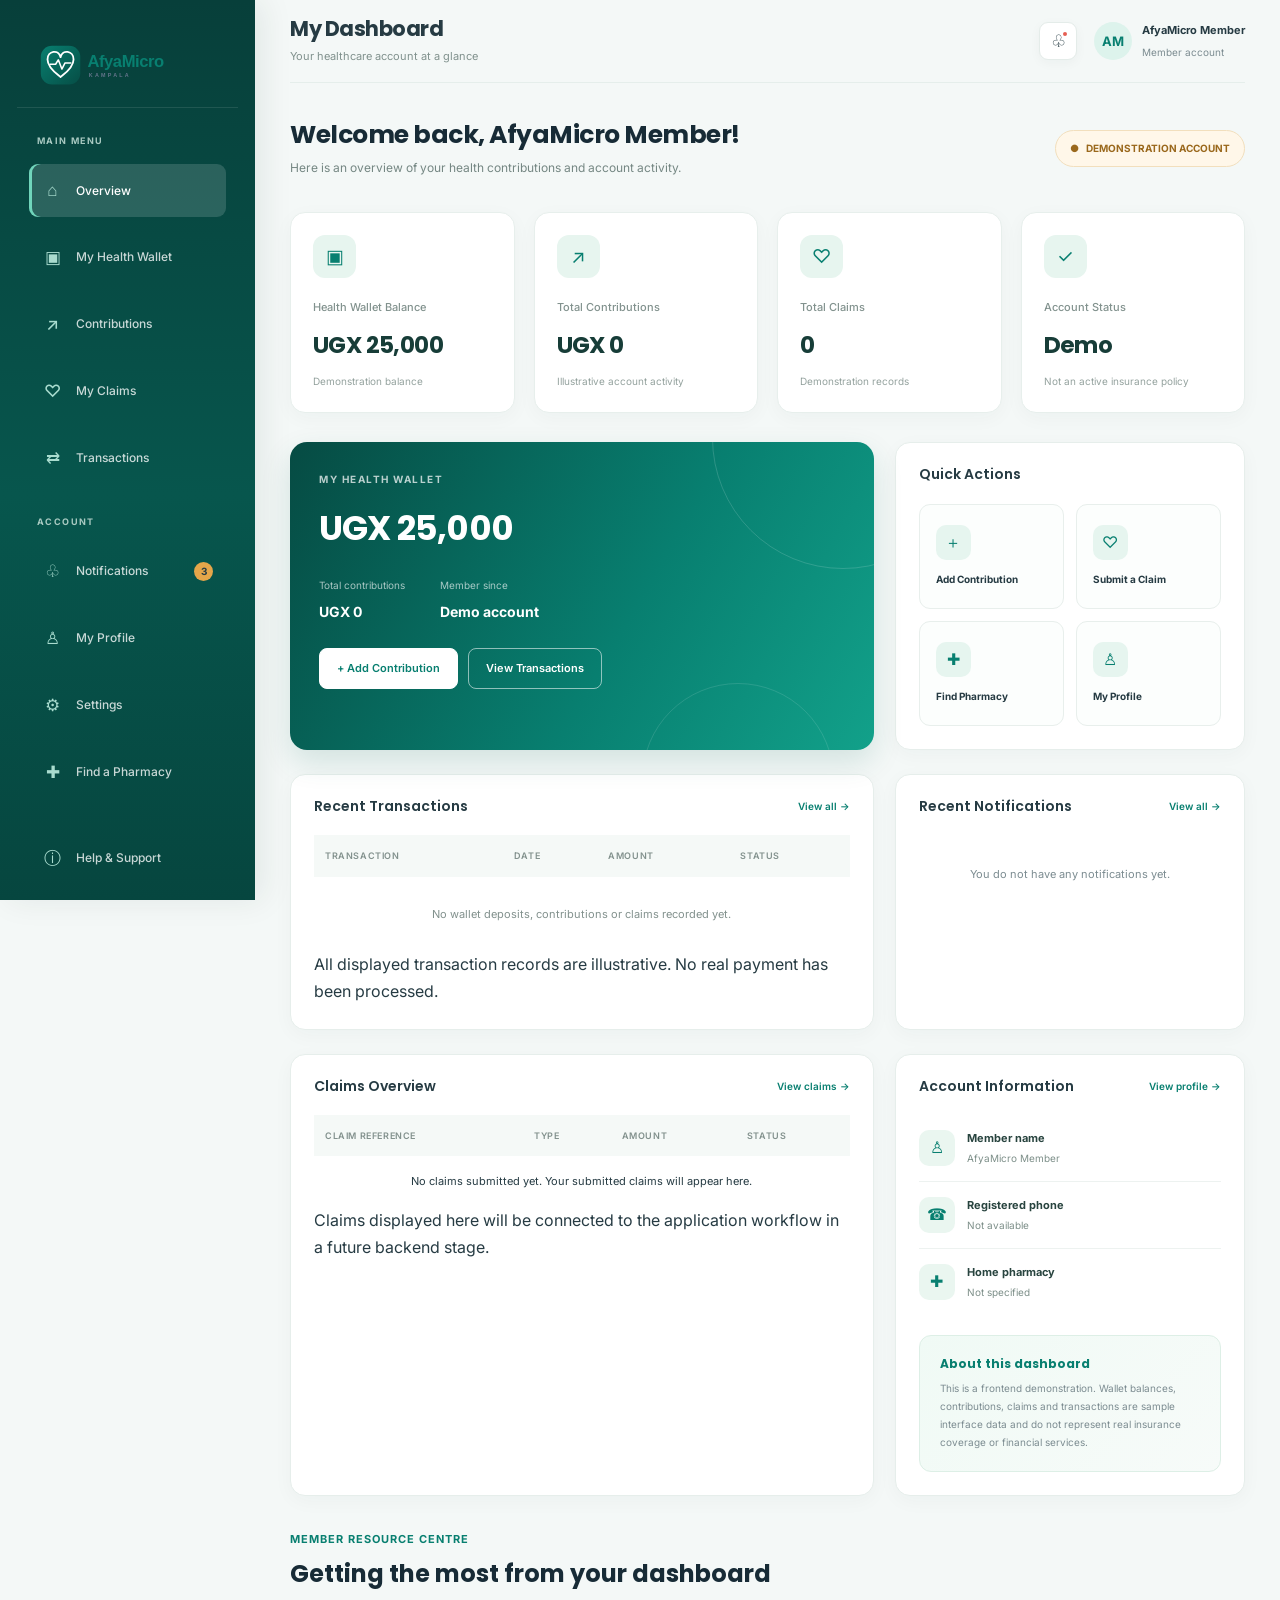
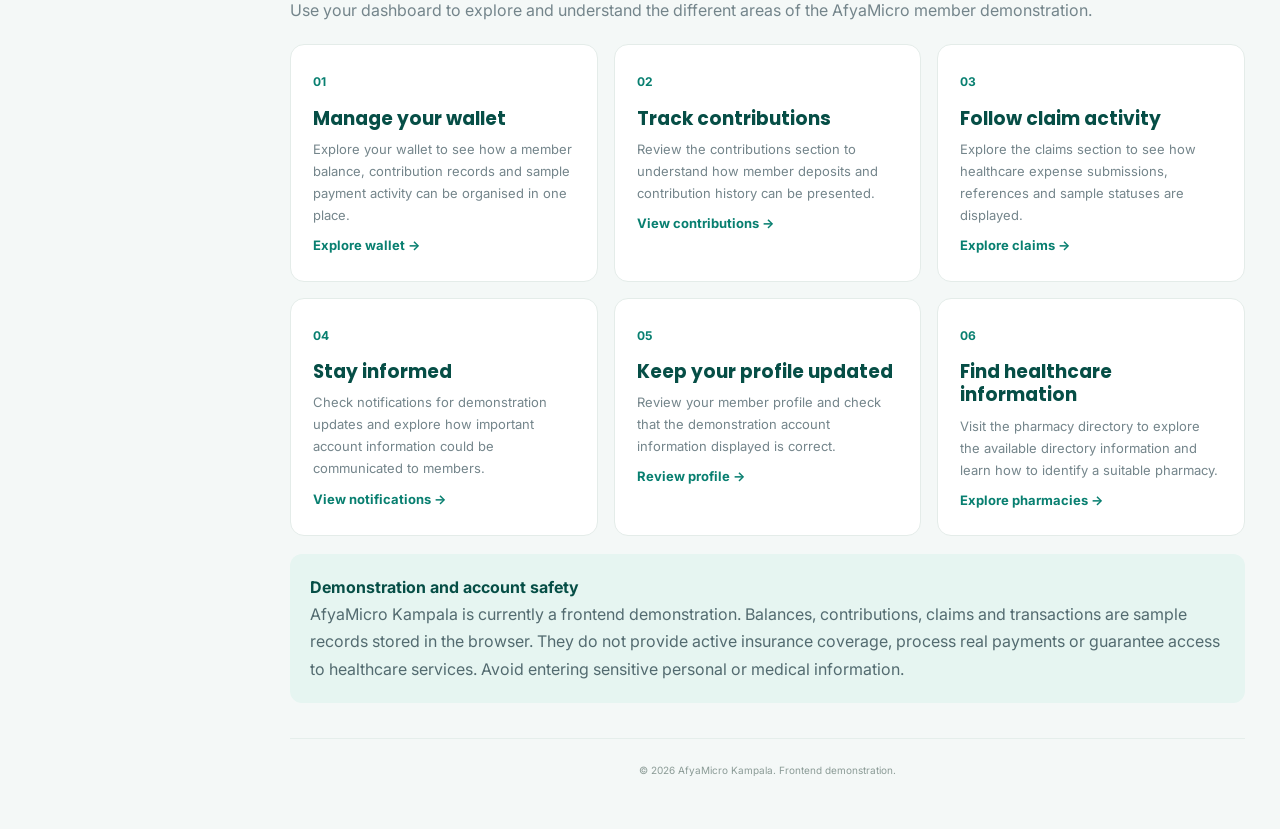
<file: client/dashboard.html>
﻿<!DOCTYPE html>
<html lang="en">
<head>
    <meta charset="UTF-8">
    <meta name="viewport" content="width=device-width, initial-scale=1.0">
    <meta name="description" content="AfyaMicro Kampala client dashboard.">
    <title>My Dashboard | AfyaMicro Kampala</title>

    <link rel="stylesheet" href="../assets/css/base.css">
    <link rel="stylesheet" href="../assets/css/components.css">
    <link rel="stylesheet" href="../assets/css/responsive.css">
    <link rel="stylesheet" href="../assets/css/dashboard.css">
    <link rel="stylesheet" href="../assets/css/content-expansion.css">
</head>

<body class="dashboard-body">

<div class="dashboard-layout">

    <!-- MOBILE SIDEBAR OVERLAY -->
    <div class="dashboard-overlay" id="dashboardOverlay"></div>

    <!-- SIDEBAR -->
    <aside class="dashboard-sidebar" id="dashboardSidebar">

        <a href="../index.html" class="dashboard-brand">
            <img src="../assets/images/afyamicrologo.svg" alt="AfyaMicro Kampala">
        </a>

        <div class="sidebar-section-label">MAIN MENU</div>

        <nav class="dashboard-nav">
            <a href="dashboard.html" class="active">
                <span class="nav-icon">⌂</span>
                <span>Overview</span>
            </a>

            <a href="wallet.html">
                <span class="nav-icon">▣</span>
                <span>My Health Wallet</span>
            </a>

            <a href="contributions.html">
                <span class="nav-icon">↗</span>
                <span>Contributions</span>
            </a>

            <a href="claims.html">
                <span class="nav-icon">♡</span>
                <span>My Claims</span>
            </a>

            <a href="transactions.html">
                <span class="nav-icon">⇄</span>
                <span>Transactions</span>
            </a>
        </nav>

        <div class="sidebar-section-label">ACCOUNT</div>

        <nav class="dashboard-nav">
            <a href="notifications.html">
                <span class="nav-icon">♧</span>
                <span>Notifications</span>
                <span class="nav-count">3</span>
            </a>

            <a href="profile.html">
                <span class="nav-icon">♙</span>
                <span>My Profile</span>
            </a>

            <a href="settings.html">
                <span class="nav-icon">⚙</span>
                <span>Settings</span>
            </a>

            <a href="../pharmacies.html">
                <span class="nav-icon">✚</span>
                <span>Find a Pharmacy</span>
            </a>
        </nav>

        <div class="sidebar-bottom">
            <nav class="dashboard-nav">
                <a href="../how-it-works.html">
                    <span class="nav-icon">ⓘ</span>
                    <span>Help & Support</span>
                </a>

                <a href="../auth/login.html" id="logoutLink">
                    <span class="nav-icon">⇥</span>
                    <span>Sign Out</span>
                </a>
            </nav>

            <div class="sidebar-profile">
                <div class="profile-avatar" id="sidebarAvatar">U</div>
                <div>
                    <strong id="sidebarUserName">AfyaMicro Member</strong>
                    <small>Client Account</small>
                </div>
            </div>
        </div>

    </aside>

    <!-- MAIN DASHBOARD -->
    <main class="dashboard-main">

        <!-- TOP BAR -->
        <header class="dashboard-topbar">

            <div class="dashboard-topbar-left">
                <button class="dashboard-menu-toggle"
                    id="dashboardMenuToggle"
                    aria-label="Open dashboard menu"
                    aria-expanded="false">
                    ☰
                </button>

                <div>
                    <h1 class="dashboard-page-title">My Dashboard</h1>
                    <p class="dashboard-page-subtitle">
                        Your healthcare account at a glance
                    </p>
                </div>
            </div>

            <div class="dashboard-topbar-actions">

                <a href="notifications.html"
                    class="dashboard-notification"
                    aria-label="Notifications">
                    ♧
                    <span class="notification-dot"></span>
                </a>

                <div class="dashboard-user">
                    <div class="profile-avatar" id="topbarAvatar">U</div>

                    <div class="dashboard-user-details">
                        <strong id="topbarUserName">AfyaMicro Member</strong>
                        <small>Member account</small>
                    </div>
                </div>

            </div>
        </header>

        <!-- WELCOME -->
        <section class="dashboard-welcome">

            <div>
                <h2>Welcome back, <span id="welcomeName">Member</span>!</h2>
                <p>
                    Here is an overview of your health contributions
                    and account activity.
                </p>
            </div>

            <span class="demo-label">
                <span>●</span> DEMONSTRATION ACCOUNT
            </span>

        </section>

        <!-- SUMMARY CARDS -->
        <section class="dashboard-stats">

            <article class="stat-card">
                <div class="stat-card-top">
                    <span class="stat-icon">▣</span>
                </div>
                <div class="stat-label">Health Wallet Balance</div>
                <div class="stat-value" id="summaryBalance">UGX 0</div>
                <div class="stat-description">Demonstration balance</div>
            </article>

            <article class="stat-card">
                <div class="stat-card-top">
                    <span class="stat-icon">↗</span>
                </div>
                <div class="stat-label">Total Contributions</div>
                <div class="stat-value" id="summaryContributions">UGX 0</div>
                <div class="stat-description">Illustrative account activity</div>
            </article>

            <article class="stat-card">
                <div class="stat-card-top">
                    <span class="stat-icon">♡</span>
                </div>
                <div class="stat-label">Total Claims</div>
                <div class="stat-value" id="summaryClaims">0</div>
                <div class="stat-description">Demonstration records</div>
            </article>

            <article class="stat-card">
                <div class="stat-card-top">
                    <span class="stat-icon">✓</span>
                </div>
                <div class="stat-label">Account Status</div>
                <div class="stat-value" id="summaryStatus">Demo</div>
                <div class="stat-description">Not an active insurance policy</div>
            </article>

        </section>

        <!-- WALLET AND QUICK ACTIONS -->
        <section class="dashboard-content-grid">

            <article class="dashboard-wallet">

                <div class="wallet-label">MY HEALTH WALLET</div>

                <div class="wallet-balance" id="walletBalance">
                    UGX 0
                </div>

                <div class="wallet-details">
                    <div>
                        <span>Total contributions</span>
                        <strong id="walletContributions">UGX 0</strong>
                    </div>

                    <div>
                        <span>Member since</span>
                        <strong id="memberSince">Demo account</strong>
                    </div>
                </div>

                <div class="wallet-actions">
                    <a href="contributions.html" class="wallet-button primary">
                        + Add Contribution
                    </a>

                    <a href="transactions.html" class="wallet-button">
                        View Transactions
                    </a>
                </div>

            </article>

            <article class="dashboard-panel">

                <div class="panel-heading">
                    <h3>Quick Actions</h3>
                </div>

                <div class="quick-actions">

                    <a href="contributions.html" class="quick-action">
                        <span class="quick-action-icon">＋</span>
                        <strong>Add Contribution</strong>
                    </a>

                    <a href="claims.html" class="quick-action">
                        <span class="quick-action-icon">♡</span>
                        <strong>Submit a Claim</strong>
                    </a>

                    <a href="../pharmacies.html" class="quick-action">
                        <span class="quick-action-icon">✚</span>
                        <strong>Find Pharmacy</strong>
                    </a>

                    <a href="profile.html" class="quick-action">
                        <span class="quick-action-icon">♙</span>
                        <strong>My Profile</strong>
                    </a>

                </div>

            </article>

        </section>

        <!-- RECENT ACTIVITY AND NOTIFICATIONS -->
        <section class="dashboard-content-grid">

            <article class="dashboard-panel">

                <div class="panel-heading">
                    <h3>Recent Transactions</h3>
                    <a href="transactions.html">View all →</a>
                </div>

                <div class="dashboard-table-wrap">

                    <table class="dashboard-table">
                        <thead>
                            <tr>
                                <th>TRANSACTION</th>
                                <th>DATE</th>
                                <th>AMOUNT</th>
                                <th>STATUS</th>
                            </tr>
                        </thead>

                        <tbody id="recentTransactions">

                            <tr>
                                <td>
                                    <span class="table-primary-text">
                                        Sample contribution
                                    </span>
                                    <span class="table-secondary-text">
                                        Demo reference: AFY-001
                                    </span>
                                </td>
                                <td>18 Nov 2026</td>
                                <td>UGX 10,000</td>
                                <td>
                                    <span class="status-pill status-success">
                                        Demo
                                    </span>
                                </td>
                            </tr>

                            <tr>
                                <td>
                                    <span class="table-primary-text">
                                        Sample contribution
                                    </span>
                                    <span class="table-secondary-text">
                                        Demo reference: AFY-002
                                    </span>
                                </td>
                                <td>12 Nov 2026</td>
                                <td>UGX 5,000</td>
                                <td>
                                    <span class="status-pill status-success">
                                        Demo
                                    </span>
                                </td>
                            </tr>

                        </tbody>
                    </table>

                </div>

                <p class="field-hint">
                    All displayed transaction records are illustrative.
                    No real payment has been processed.
                </p>

            </article>

            <article class="dashboard-panel">

                <div class="panel-heading">
                    <h3>Recent Notifications</h3>
                    <a href="notifications.html">View all →</a>
                </div>

                <div class="dashboard-notice-list" id="dashboardNotifications">

                    <div class="dashboard-notice">
                        <span class="notice-icon">✓</span>
                        <div>
                            <strong>Welcome to AfyaMicro</strong>
                            <p>Your demonstration account is ready.</p>
                            <time>Account setup</time>
                        </div>
                    </div>

                    <div class="dashboard-notice">
                        <span class="notice-icon">♡</span>
                        <div>
                            <strong>Explore your health wallet</strong>
                            <p>Discover how contributions are displayed.</p>
                            <time>Getting started</time>
                        </div>
                    </div>

                    <div class="dashboard-notice">
                        <span class="notice-icon">✚</span>
                        <div>
                            <strong>Explore partner pharmacies</strong>
                            <p>Visit the pharmacy directory.</p>
                            <time>Information</time>
                        </div>
                    </div>

                </div>

            </article>

        </section>

        <!-- CLAIMS AND ACCOUNT INFORMATION -->
        <section class="dashboard-content-grid">

            <article class="dashboard-panel">

                <div class="panel-heading">
                    <h3>Claims Overview</h3>
                    <a href="claims.html">View claims →</a>
                </div>

                <div class="dashboard-table-wrap">
                    <table class="dashboard-table">
                        <thead>
                            <tr>
                                <th>CLAIM REFERENCE</th>
                                <th>TYPE</th>
                                <th>AMOUNT</th>
                                <th>STATUS</th>
                            </tr>
                        </thead>

                        <tbody id="dashboardClaims">
                            <tr>
                                <td>
                                    <span class="table-primary-text">No live claims</span>
                                </td>
                                <td>—</td>
                                <td>—</td>
                                <td>
                                    <span class="status-pill status-pending">
                                        Demo
                                    </span>
                                </td>
                            </tr>
                        </tbody>
                    </table>
                </div>

                <p class="field-hint">
                    Claims displayed here will be connected to the
                    application workflow in a future backend stage.
                </p>

            </article>

            <article class="dashboard-panel">

                <div class="panel-heading">
                    <h3>Account Information</h3>
                    <a href="profile.html">View profile →</a>
                </div>

                <div class="dashboard-notice-list">

                    <div class="dashboard-notice">
                        <span class="notice-icon">♙</span>
                        <div>
                            <strong>Member name</strong>
                            <p id="accountFullName">AfyaMicro Member</p>
                        </div>
                    </div>

                    <div class="dashboard-notice">
                        <span class="notice-icon">☎</span>
                        <div>
                            <strong>Registered phone</strong>
                            <p id="accountPhone">Not available</p>
                        </div>
                    </div>

                    <div class="dashboard-notice">
                        <span class="notice-icon">✚</span>
                        <div>
                            <strong>Home pharmacy</strong>
                            <p id="accountPharmacy">Not specified</p>
                        </div>
                    </div>

                </div>

                <div class="dashboard-info-card">
                    <h4>About this dashboard</h4>
                    <p>
                        This is a frontend demonstration. Wallet balances,
                        contributions, claims and transactions are sample
                        interface data and do not represent real insurance
                        coverage or financial services.
                    </p>
                </div>

            </article>

        </section>

        <section class="dashboard-extra-guide" id="dashboard-extra-guide">

            <div class="dashboard-extra-heading">
                <span>MEMBER RESOURCE CENTRE</span>
                <h2>Getting the most from your dashboard</h2>
                <p>Use your dashboard to explore and understand the different areas of the AfyaMicro member demonstration.</p>
            </div>

            <div class="dashboard-extra-grid">

                <article class="dashboard-extra-card">
                    <span>01</span>
                    <h3>Manage your wallet</h3>
                    <p>Explore your wallet to see how a member balance, contribution records and sample payment activity can be organised in one place.</p>
                    <a href="wallet.html">Explore wallet →</a>
                </article>

                <article class="dashboard-extra-card">
                    <span>02</span>
                    <h3>Track contributions</h3>
                    <p>Review the contributions section to understand how member deposits and contribution history can be presented.</p>
                    <a href="contributions.html">View contributions →</a>
                </article>

                <article class="dashboard-extra-card">
                    <span>03</span>
                    <h3>Follow claim activity</h3>
                    <p>Explore the claims section to see how healthcare expense submissions, references and sample statuses are displayed.</p>
                    <a href="claims.html">Explore claims →</a>
                </article>

                <article class="dashboard-extra-card">
                    <span>04</span>
                    <h3>Stay informed</h3>
                    <p>Check notifications for demonstration updates and explore how important account information could be communicated to members.</p>
                    <a href="notifications.html">View notifications →</a>
                </article>

                <article class="dashboard-extra-card">
                    <span>05</span>
                    <h3>Keep your profile updated</h3>
                    <p>Review your member profile and check that the demonstration account information displayed is correct.</p>
                    <a href="profile.html">Review profile →</a>
                </article>

                <article class="dashboard-extra-card">
                    <span>06</span>
                    <h3>Find healthcare information</h3>
                    <p>Visit the pharmacy directory to explore the available directory information and learn how to identify a suitable pharmacy.</p>
                    <a href="../pharmacies.html">Explore pharmacies →</a>
                </article>

            </div>

            <div class="dashboard-extra-notice">
                <strong>Demonstration and account safety</strong>
                <p>AfyaMicro Kampala is currently a frontend demonstration. Balances, contributions, claims and transactions are sample records stored in the browser. They do not provide active insurance coverage, process real payments or guarantee access to healthcare services. Avoid entering sensitive personal or medical information.</p>
            </div>

        </section>
        <footer style="padding:30px 0 5px;text-align:center;color:#8A9997;font-size:10px;">
            © <span id="dashboardYear">2026</span> AfyaMicro Kampala.
            Frontend demonstration.
        </footer>

    </main>

</div>

<script src="../assets/js/dashboard.js"></script>

</body>
</html>
</file>
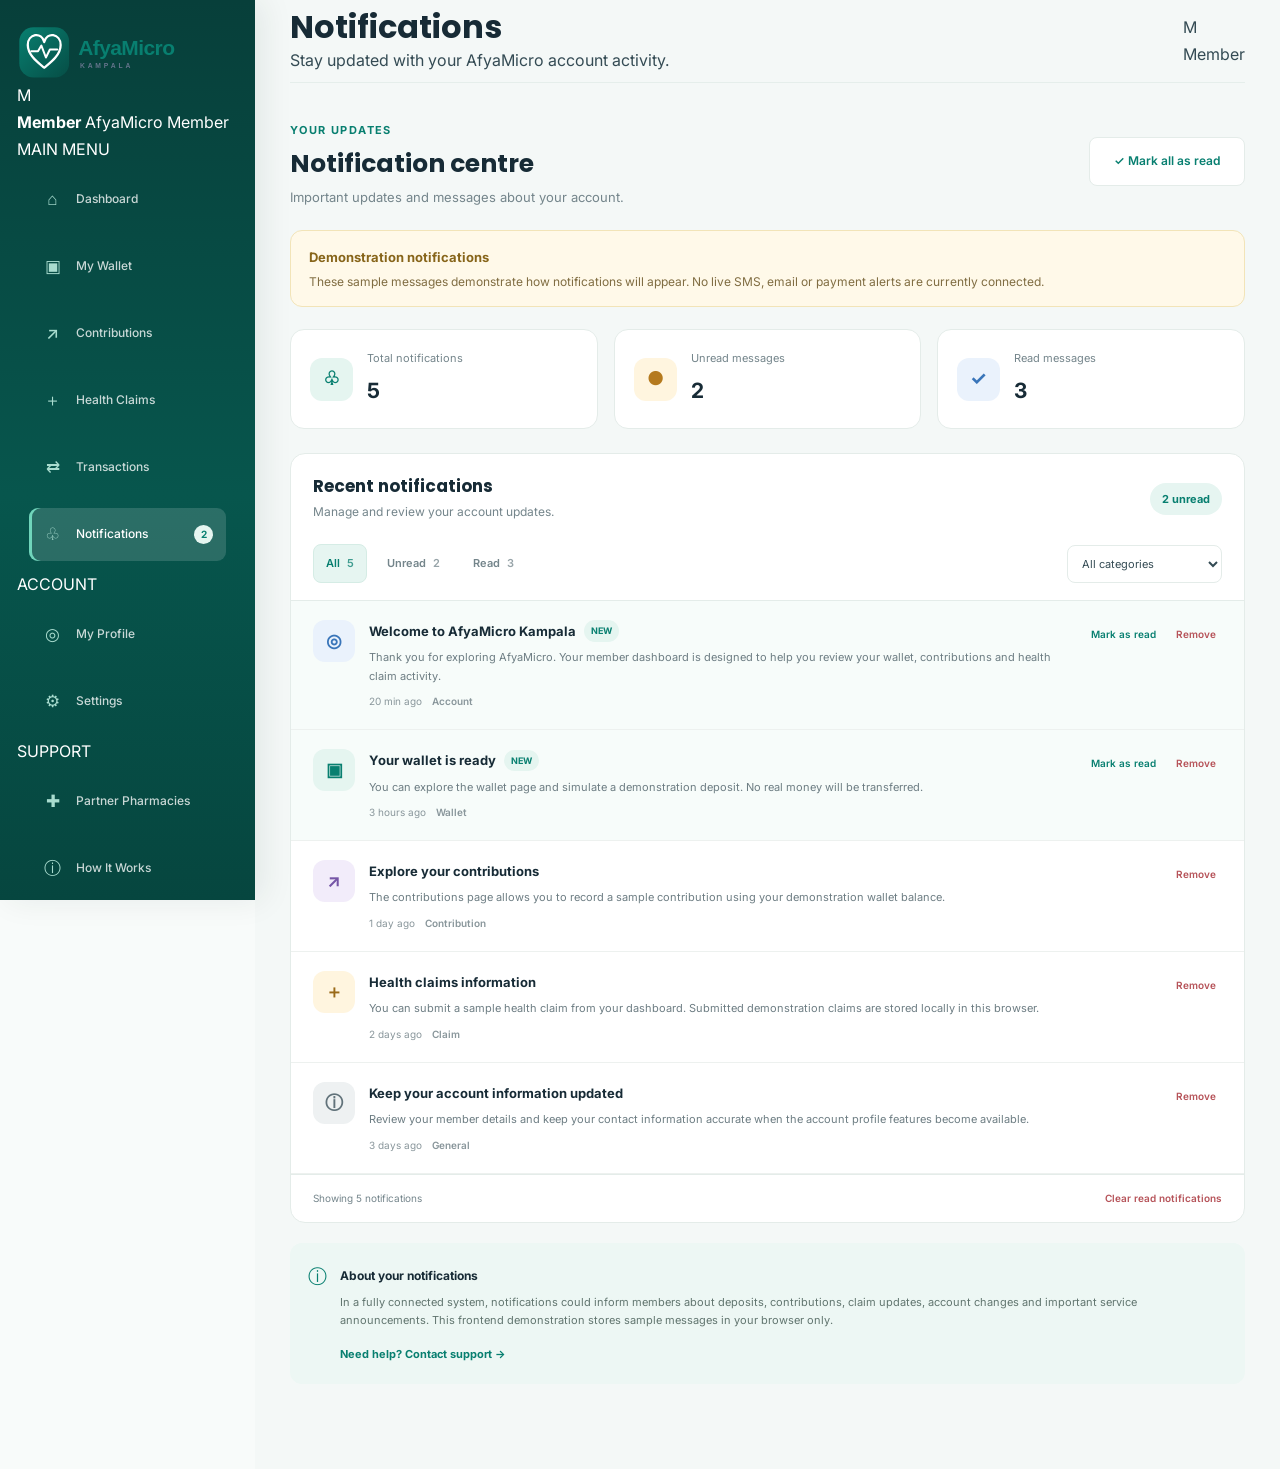
<file: client/notifications.html>
﻿<!DOCTYPE html>
<html lang="en">
<head>
    <meta charset="UTF-8">
    <meta name="viewport" content="width=device-width, initial-scale=1.0">
    <title>Notifications | AfyaMicro Kampala</title>

    <link rel="stylesheet" href="../assets/css/base.css">
    <link rel="stylesheet" href="../assets/css/components.css">
    <link rel="stylesheet" href="../assets/css/responsive.css">
    <link rel="stylesheet" href="../assets/css/dashboard.css">
    <link rel="stylesheet" href="../assets/css/notifications.css">
</head>
<body class="dashboard-page">

<div class="dashboard-overlay" id="dashboardOverlay"></div>

<aside class="dashboard-sidebar" id="dashboardSidebar">
    <div class="dashboard-sidebar-brand">
        <a href="../index.html">
            <img src="../assets/images/afyamicrologo.svg" alt="AfyaMicro Kampala">
        </a>
    </div>

    <div class="sidebar-user">
        <div class="sidebar-avatar" id="sidebarAvatar">U</div>
        <div>
            <strong id="sidebarUserName">Member</strong>
            <span>AfyaMicro Member</span>
        </div>
    </div>

    <nav class="dashboard-nav">
        <span class="sidebar-section-title">MAIN MENU</span>

        <a href="dashboard.html" class="dashboard-nav-link">
            <span class="nav-icon">⌂</span> Dashboard
        </a>

        <a href="wallet.html" class="dashboard-nav-link">
            <span class="nav-icon">▣</span> My Wallet
        </a>

        <a href="contributions.html" class="dashboard-nav-link">
            <span class="nav-icon">↗</span> Contributions
        </a>

        <a href="claims.html" class="dashboard-nav-link">
            <span class="nav-icon">＋</span> Health Claims
        </a>

        <a href="transactions.html" class="dashboard-nav-link">
            <span class="nav-icon">⇄</span> Transactions
        </a>

        <a href="notifications.html" class="dashboard-nav-link active">
            <span class="nav-icon">♧</span> Notifications
            <span class="notification-nav-count" id="sidebarUnreadCount">0</span>
        </a>

        <span class="sidebar-section-title">ACCOUNT</span>

        <a href="profile.html" class="dashboard-nav-link">
            <span class="nav-icon">◎</span> My Profile
        </a>

        <a href="settings.html" class="dashboard-nav-link">
            <span class="nav-icon">⚙</span> Settings
        </a>

        <span class="sidebar-section-title">SUPPORT</span>

        <a href="../pharmacies.html" class="dashboard-nav-link">
            <span class="nav-icon">✚</span> Partner Pharmacies
        </a>

        <a href="../how-it-works.html" class="dashboard-nav-link">
            <span class="nav-icon">ⓘ</span> How It Works
        </a>

        <a href="../contact.html" class="dashboard-nav-link">
            <span class="nav-icon">✉</span> Contact Support
        </a>
    </nav>

    <div class="sidebar-bottom">
        <a href="../auth/login.html" class="dashboard-nav-link logout-link" id="logoutLink">
            <span class="nav-icon">↪</span> Log Out
        </a>

        <p>AfyaMicro Kampala<br><span>Frontend demonstration</span></p>
    </div>
</aside>

<main class="dashboard-main">

    <header class="dashboard-topbar">
        <div class="topbar-left">
            <button class="dashboard-menu-toggle" id="dashboardMenuToggle" aria-label="Open menu">☰</button>

            <div>
                <h1>Notifications</h1>
                <p>Stay updated with your AfyaMicro account activity.</p>
            </div>
        </div>

        <div class="topbar-user">
            <div class="topbar-avatar" id="topbarAvatar">U</div>
            <span id="topbarUserName">Member</span>
        </div>
    </header>

    <div class="dashboard-content notifications-content">

        <section class="notifications-heading">
            <div>
                <span class="eyebrow">YOUR UPDATES</span>
                <h2>Notification centre</h2>
                <p>Important updates and messages about your account.</p>
            </div>

            <button type="button" class="btn btn-outline" id="markAllRead">
                ✓ Mark all as read
            </button>
        </section>

        <div class="notification-demo-notice">
            <strong>Demonstration notifications</strong>
            <p>These sample messages demonstrate how notifications will appear. No live SMS, email or payment alerts are currently connected.</p>
        </div>

        <section class="notification-statistics">
            <article class="notification-stat-card">
                <div class="notification-stat-icon total-icon">♧</div>
                <div>
                    <span>Total notifications</span>
                    <strong id="totalNotifications">0</strong>
                </div>
            </article>

            <article class="notification-stat-card">
                <div class="notification-stat-icon unread-icon">●</div>
                <div>
                    <span>Unread messages</span>
                    <strong id="unreadNotifications">0</strong>
                </div>
            </article>

            <article class="notification-stat-card">
                <div class="notification-stat-icon read-icon">✓</div>
                <div>
                    <span>Read messages</span>
                    <strong id="readNotifications">0</strong>
                </div>
            </article>
        </section>

        <section class="notification-panel">

            <div class="notification-panel-heading">
                <div>
                    <h3>Recent notifications</h3>
                    <p>Manage and review your account updates.</p>
                </div>

                <span class="unread-counter" id="unreadCounter">0 unread</span>
            </div>

            <div class="notification-toolbar">
                <div class="notification-tabs" role="group" aria-label="Filter notifications">
                    <button type="button" class="notification-tab active" data-filter="all">
                        All <span id="allTabCount">0</span>
                    </button>

                    <button type="button" class="notification-tab" data-filter="unread">
                        Unread <span id="unreadTabCount">0</span>
                    </button>

                    <button type="button" class="notification-tab" data-filter="read">
                        Read <span id="readTabCount">0</span>
                    </button>
                </div>

                <select id="notificationCategory" aria-label="Filter by category">
                    <option value="all">All categories</option>
                    <option value="account">Account</option>
                    <option value="wallet">Wallet</option>
                    <option value="contribution">Contributions</option>
                    <option value="claim">Health claims</option>
                    <option value="general">General</option>
                </select>
            </div>

            <div class="notification-list" id="notificationList"></div>

            <div class="notification-empty hidden" id="notificationEmpty">
                <div class="empty-notification-icon">♧</div>
                <h3>No notifications found</h3>
                <p>There are no messages matching the selected filter.</p>
                <button type="button" class="btn btn-outline" id="clearNotificationFilters">
                    View all notifications
                </button>
            </div>

            <div class="notification-panel-footer">
                <span id="notificationResults">Showing 0 notifications</span>
                <button type="button" id="clearReadNotifications" class="clear-read-button">
                    Clear read notifications
                </button>
            </div>

        </section>

        <section class="notification-help">
            <div class="notification-help-icon">ⓘ</div>
            <div>
                <strong>About your notifications</strong>
                <p>In a fully connected system, notifications could inform members about deposits, contributions, claim updates, account changes and important service announcements. This frontend demonstration stores sample messages in your browser only.</p>
                <a href="../contact.html">Need help? Contact support →</a>
            </div>
        </section>

    </div>
</main>

<script src="../assets/js/navigation.js"></script>
<script src="../assets/js/notifications.js"></script>

</body>
</html>
</file>
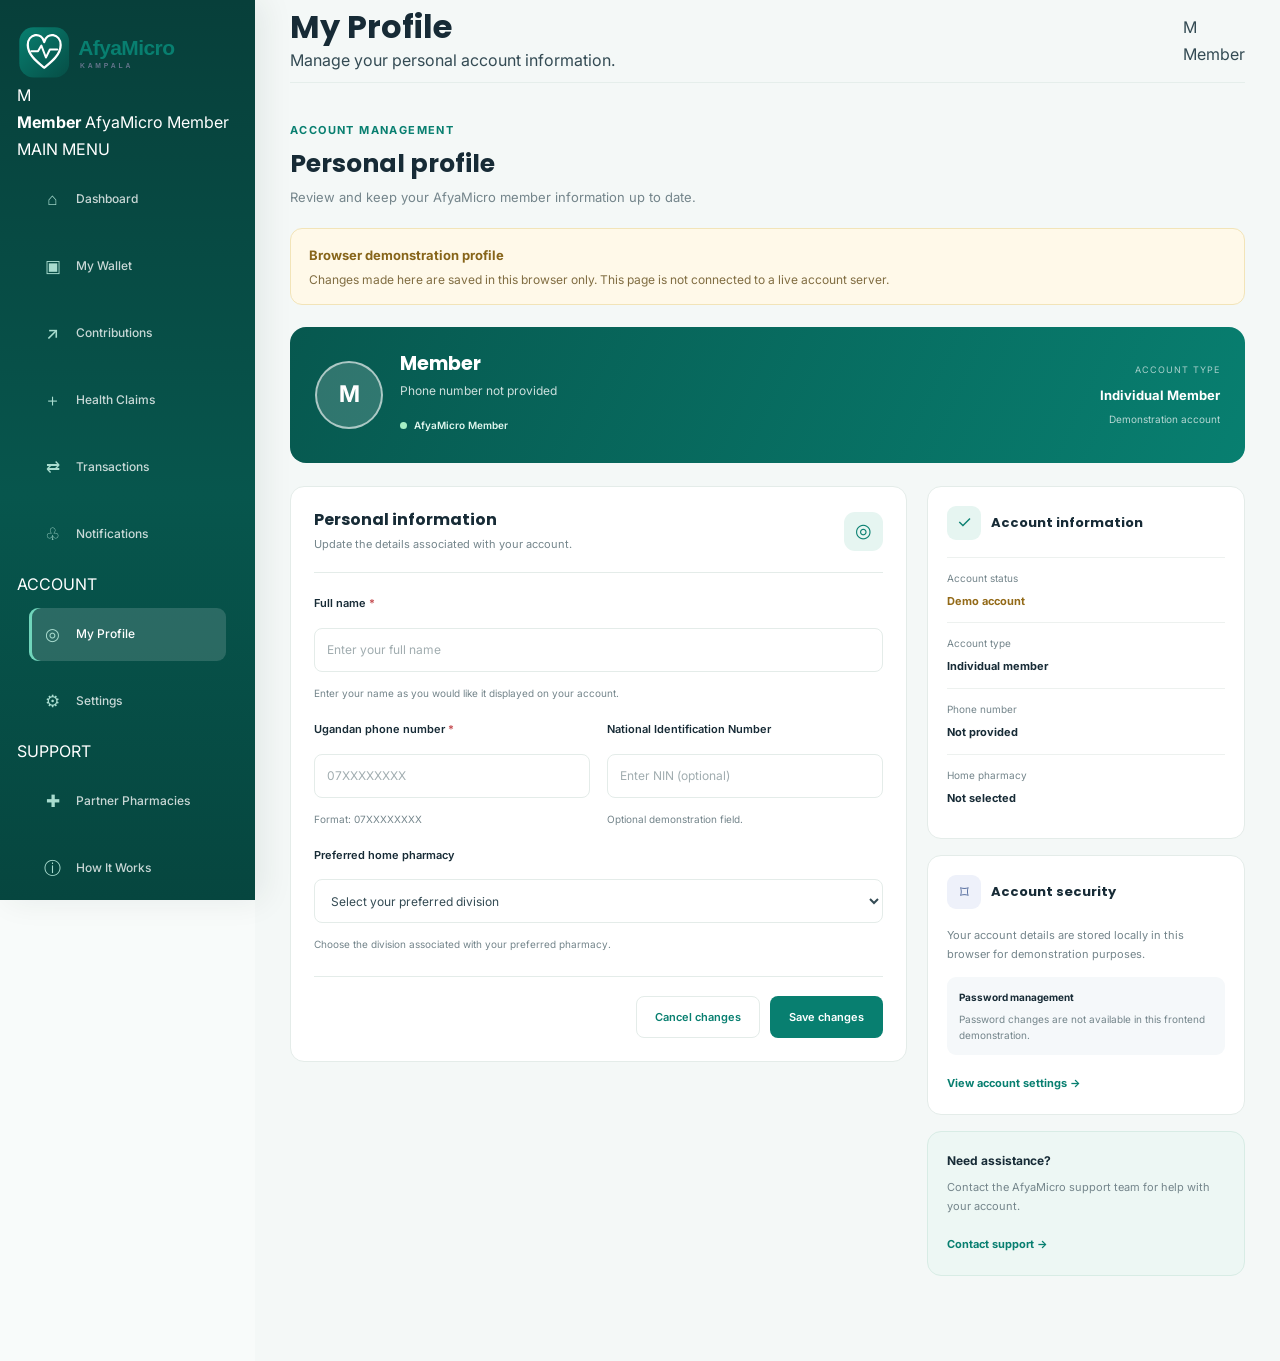
<file: client/profile.html>
﻿<!DOCTYPE html>
<html lang="en">
<head>
    <meta charset="UTF-8">
    <meta name="viewport" content="width=device-width, initial-scale=1.0">
    <title>My Profile | AfyaMicro Kampala</title>

    <link rel="stylesheet" href="../assets/css/base.css">
    <link rel="stylesheet" href="../assets/css/components.css">
    <link rel="stylesheet" href="../assets/css/responsive.css">
    <link rel="stylesheet" href="../assets/css/dashboard.css">
    <link rel="stylesheet" href="../assets/css/profile.css">
</head>
<body class="dashboard-page">

<div class="dashboard-overlay" id="dashboardOverlay"></div>

<aside class="dashboard-sidebar" id="dashboardSidebar">

    <div class="dashboard-sidebar-brand">
        <a href="../index.html">
            <img src="../assets/images/afyamicrologo.svg" alt="AfyaMicro Kampala">
        </a>
    </div>

    <div class="sidebar-user">
        <div class="sidebar-avatar" id="sidebarAvatar">U</div>
        <div>
            <strong id="sidebarUserName">Member</strong>
            <span>AfyaMicro Member</span>
        </div>
    </div>

    <nav class="dashboard-nav">
        <span class="sidebar-section-title">MAIN MENU</span>

        <a href="dashboard.html" class="dashboard-nav-link">
            <span class="nav-icon">⌂</span> Dashboard
        </a>

        <a href="wallet.html" class="dashboard-nav-link">
            <span class="nav-icon">▣</span> My Wallet
        </a>

        <a href="contributions.html" class="dashboard-nav-link">
            <span class="nav-icon">↗</span> Contributions
        </a>

        <a href="claims.html" class="dashboard-nav-link">
            <span class="nav-icon">＋</span> Health Claims
        </a>

        <a href="transactions.html" class="dashboard-nav-link">
            <span class="nav-icon">⇄</span> Transactions
        </a>

        <a href="notifications.html" class="dashboard-nav-link">
            <span class="nav-icon">♧</span> Notifications
        </a>

        <span class="sidebar-section-title">ACCOUNT</span>

        <a href="profile.html" class="dashboard-nav-link active">
            <span class="nav-icon">◎</span> My Profile
        </a>

        <a href="settings.html" class="dashboard-nav-link">
            <span class="nav-icon">⚙</span> Settings
        </a>

        <span class="sidebar-section-title">SUPPORT</span>

        <a href="../pharmacies.html" class="dashboard-nav-link">
            <span class="nav-icon">✚</span> Partner Pharmacies
        </a>

        <a href="../how-it-works.html" class="dashboard-nav-link">
            <span class="nav-icon">ⓘ</span> How It Works
        </a>

        <a href="../contact.html" class="dashboard-nav-link">
            <span class="nav-icon">✉</span> Contact Support
        </a>
    </nav>

    <div class="sidebar-bottom">
        <a href="../auth/login.html" class="dashboard-nav-link logout-link" id="logoutLink">
            <span class="nav-icon">↪</span> Log Out
        </a>

        <p>AfyaMicro Kampala<br><span>Frontend demonstration</span></p>
    </div>
</aside>

<main class="dashboard-main">

    <header class="dashboard-topbar">
        <div class="topbar-left">
            <button class="dashboard-menu-toggle" id="dashboardMenuToggle" aria-label="Open menu">☰</button>

            <div>
                <h1>My Profile</h1>
                <p>Manage your personal account information.</p>
            </div>
        </div>

        <div class="topbar-user">
            <div class="topbar-avatar" id="topbarAvatar">U</div>
            <span id="topbarUserName">Member</span>
        </div>
    </header>

    <div class="dashboard-content profile-content">

        <section class="profile-welcome">
            <div>
                <span class="eyebrow">ACCOUNT MANAGEMENT</span>
                <h2>Personal profile</h2>
                <p>Review and keep your AfyaMicro member information up to date.</p>
            </div>
        </section>

        <div class="profile-demo-notice">
            <strong>Browser demonstration profile</strong>
            <p>Changes made here are saved in this browser only. This page is not connected to a live account server.</p>
        </div>

        <section class="profile-overview-card">
            <div class="profile-overview-left">
                <div class="profile-large-avatar" id="profileLargeAvatar">U</div>

                <div class="profile-overview-details">
                    <h3 id="profileDisplayName">Member Name</h3>
                    <p id="profileDisplayPhone">Phone number not provided</p>
                    <span class="profile-member-label">
                        <span class="profile-online-dot"></span>
                        AfyaMicro Member
                    </span>
                </div>
            </div>

            <div class="profile-overview-right">
                <span>ACCOUNT TYPE</span>
                <strong>Individual Member</strong>
                <small>Demonstration account</small>
            </div>
        </section>

        <div class="profile-layout">

            <section class="profile-form-card">
                <div class="profile-section-heading">
                    <div>
                        <h3>Personal information</h3>
                        <p>Update the details associated with your account.</p>
                    </div>
                    <span class="profile-section-icon">◎</span>
                </div>

                <div class="profile-feedback" id="profileFeedback" role="status" aria-live="polite"></div>

                <form id="profileForm" novalidate>

                    <div class="profile-form-grid">

                        <div class="form-group profile-full-width">
                            <label for="fullName">Full name <span>*</span></label>
                            <input
                                type="text"
                                id="fullName"
                                class="form-control"
                                placeholder="Enter your full name"
                                maxlength="100"
                                autocomplete="name"
                                required
                            >
                            <small class="field-hint">Enter your name as you would like it displayed on your account.</small>
                        </div>

                        <div class="form-group">
                            <label for="phone">Ugandan phone number <span>*</span></label>
                            <input
                                type="tel"
                                id="phone"
                                class="form-control"
                                placeholder="07XXXXXXXX"
                                maxlength="10"
                                autocomplete="tel"
                                inputmode="numeric"
                                required
                            >
                            <small class="field-hint">Format: 07XXXXXXXX</small>
                        </div>

                        <div class="form-group">
                            <label for="nin">National Identification Number</label>
                            <input
                                type="text"
                                id="nin"
                                class="form-control"
                                placeholder="Enter NIN (optional)"
                                maxlength="20"
                                autocomplete="off"
                            >
                            <small class="field-hint">Optional demonstration field.</small>
                        </div>

                        <div class="form-group profile-full-width">
                            <label for="homePharmacy">Preferred home pharmacy</label>
                            <select id="homePharmacy" class="form-control">
                                <option value="">Select your preferred division</option>
                                <option value="Central">Central Division</option>
                                <option value="Kawempe">Kawempe Division</option>
                                <option value="Makindye">Makindye Division</option>
                                <option value="Nakawa">Nakawa Division</option>
                                <option value="Rubaga">Rubaga Division</option>
                            </select>
                            <small class="field-hint">Choose the division associated with your preferred pharmacy.</small>
                        </div>

                    </div>

                    <div class="profile-form-actions">
                        <button type="button" class="btn btn-outline" id="resetProfile">
                            Cancel changes
                        </button>

                        <button type="submit" class="btn btn-primary" id="saveProfile">
                            Save changes
                        </button>
                    </div>

                </form>
            </section>

            <aside class="profile-side-column">

                <div class="profile-info-card">
                    <div class="profile-side-heading">
                        <span class="profile-side-icon">✓</span>
                        <h3>Account information</h3>
                    </div>

                    <div class="profile-info-row">
                        <span>Account status</span>
                        <strong class="demo-status">Demo account</strong>
                    </div>

                    <div class="profile-info-row">
                        <span>Account type</span>
                        <strong>Individual member</strong>
                    </div>

                    <div class="profile-info-row">
                        <span>Phone number</span>
                        <strong id="sidePhone">Not provided</strong>
                    </div>

                    <div class="profile-info-row">
                        <span>Home pharmacy</span>
                        <strong id="sidePharmacy">Not selected</strong>
                    </div>
                </div>

                <div class="profile-security-card">
                    <div class="profile-side-heading">
                        <span class="profile-side-icon security-icon">⌑</span>
                        <h3>Account security</h3>
                    </div>

                    <p>Your account details are stored locally in this browser for demonstration purposes.</p>

                    <div class="security-note">
                        <strong>Password management</strong>
                        <span>Password changes are not available in this frontend demonstration.</span>
                    </div>

                    <a href="settings.html" class="profile-settings-link">
                        View account settings →
                    </a>
                </div>

                <div class="profile-support-card">
                    <strong>Need assistance?</strong>
                    <p>Contact the AfyaMicro support team for help with your account.</p>
                    <a href="../contact.html">Contact support →</a>
                </div>

            </aside>

        </div>

    </div>
</main>

<script src="../assets/js/navigation.js"></script>
<script src="../assets/js/profile.js"></script>

</body>
</html>
</file>
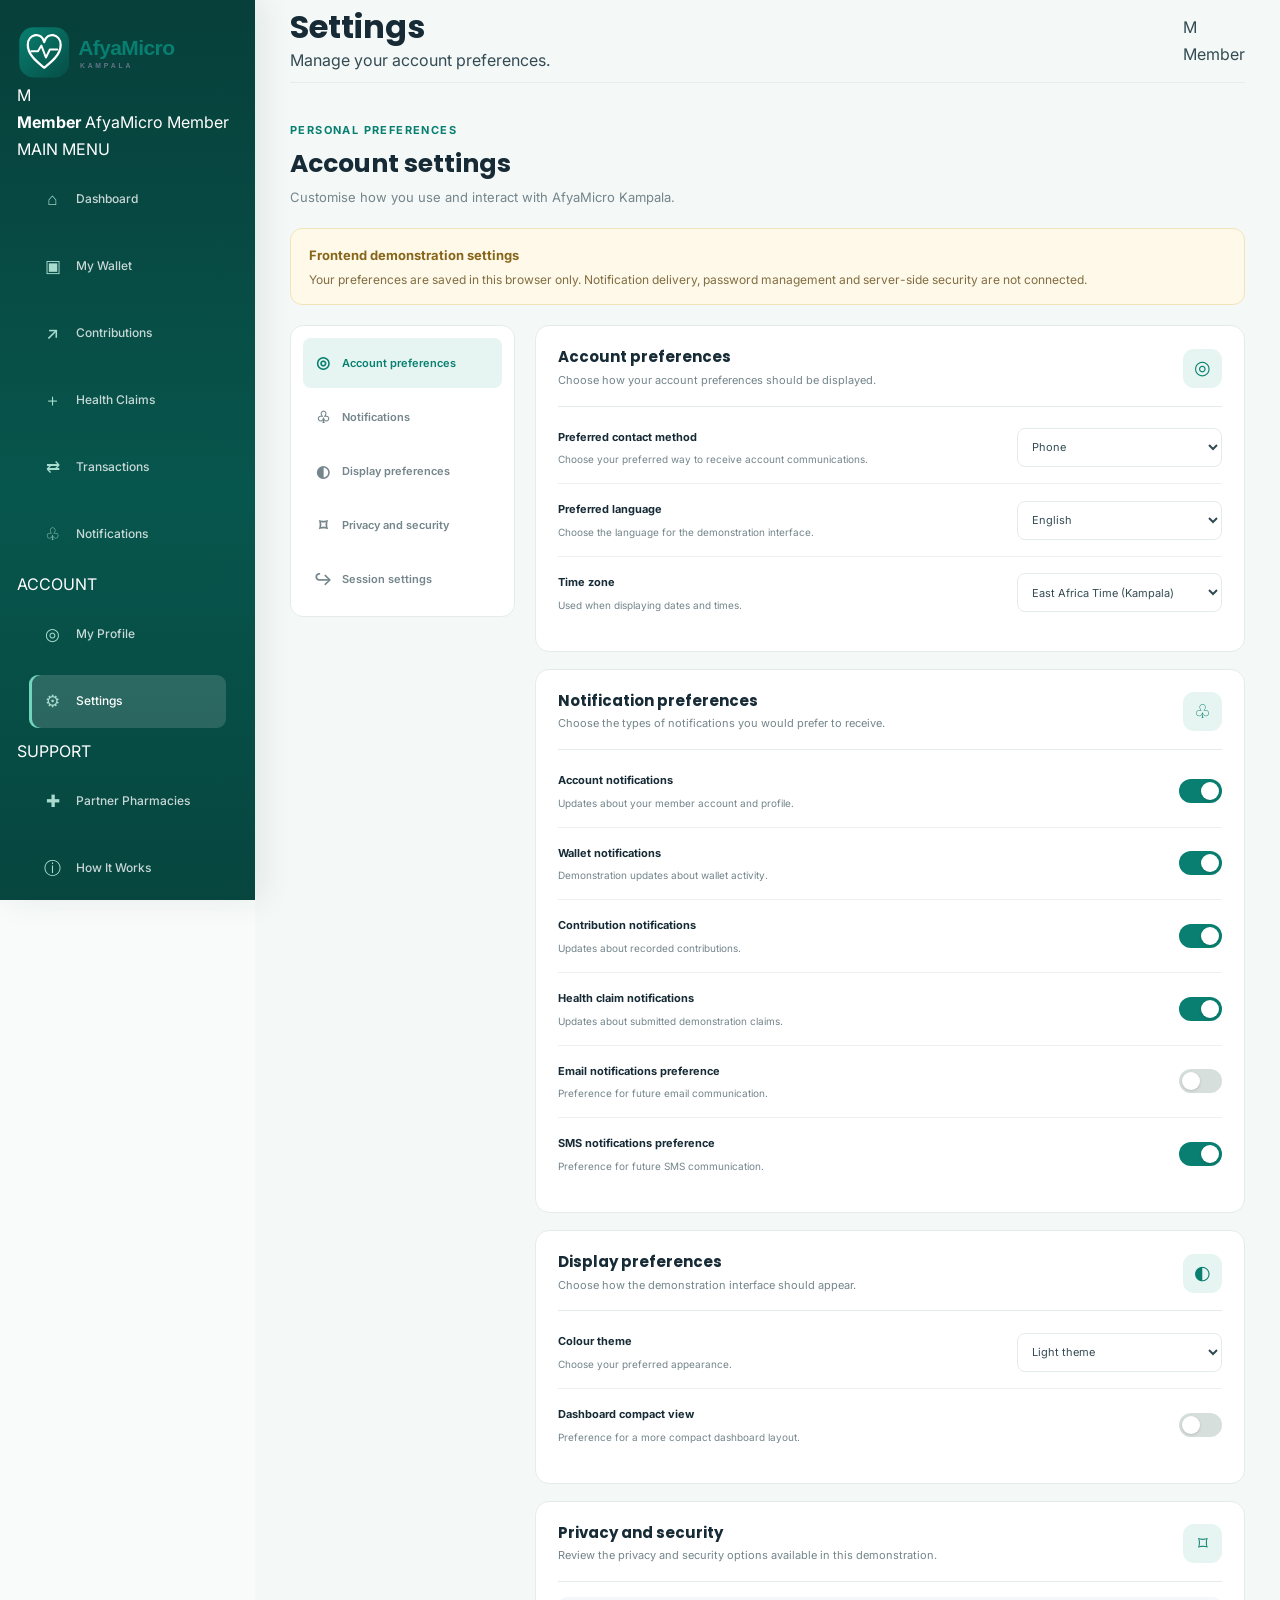
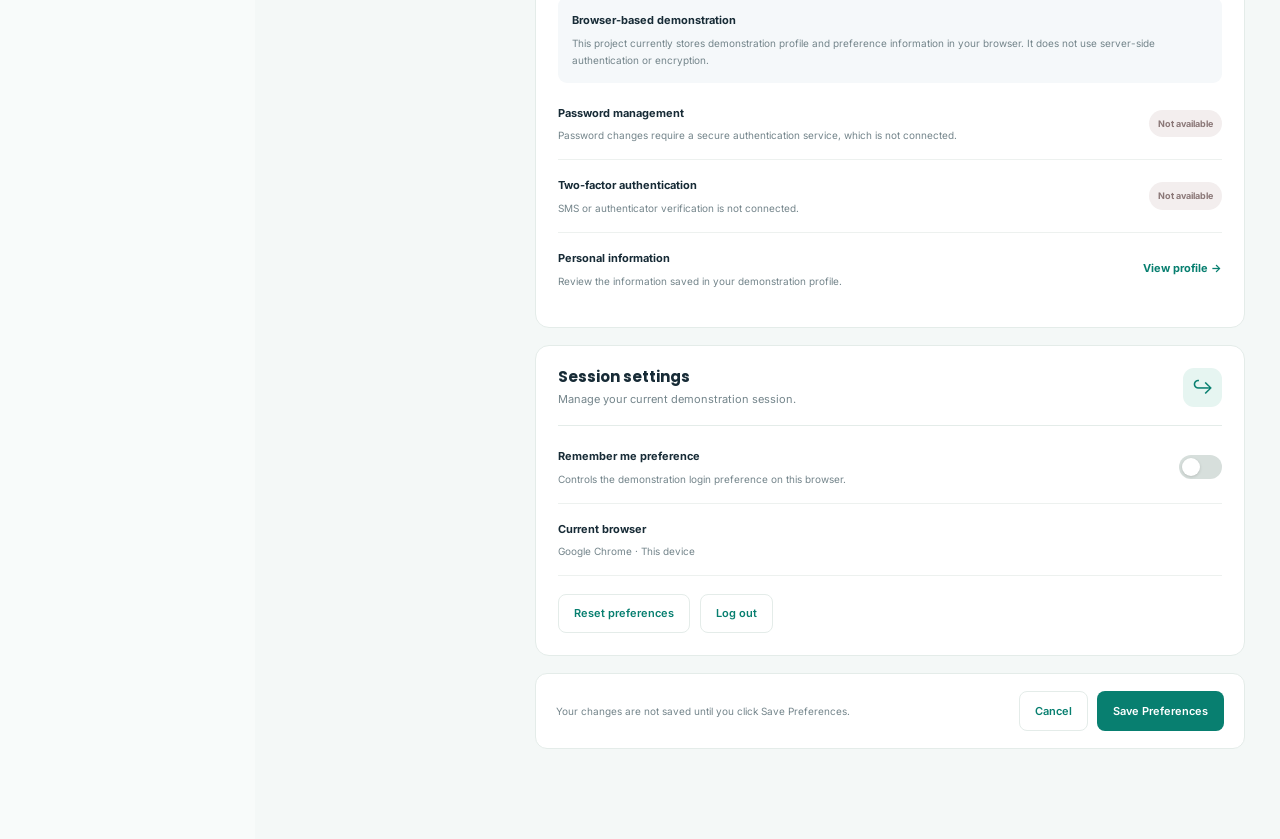
<file: client/settings.html>
﻿<!DOCTYPE html>
<html lang="en">
<head>
    <meta charset="UTF-8">
    <meta name="viewport" content="width=device-width, initial-scale=1.0">
    <title>Settings | AfyaMicro Kampala</title>

    <link rel="stylesheet" href="../assets/css/base.css">
    <link rel="stylesheet" href="../assets/css/components.css">
    <link rel="stylesheet" href="../assets/css/responsive.css">
    <link rel="stylesheet" href="../assets/css/dashboard.css">
    <link rel="stylesheet" href="../assets/css/settings.css">
</head>
<body class="dashboard-page">

<div class="dashboard-overlay" id="dashboardOverlay"></div>

<aside class="dashboard-sidebar" id="dashboardSidebar">
    <div class="dashboard-sidebar-brand">
        <a href="../index.html">
            <img src="../assets/images/afyamicrologo.svg" alt="AfyaMicro Kampala">
        </a>
    </div>

    <div class="sidebar-user">
        <div class="sidebar-avatar" id="sidebarAvatar">U</div>
        <div>
            <strong id="sidebarUserName">Member</strong>
            <span>AfyaMicro Member</span>
        </div>
    </div>

    <nav class="dashboard-nav">
        <span class="sidebar-section-title">MAIN MENU</span>

        <a href="dashboard.html" class="dashboard-nav-link">
            <span class="nav-icon">⌂</span> Dashboard
        </a>
        <a href="wallet.html" class="dashboard-nav-link">
            <span class="nav-icon">▣</span> My Wallet
        </a>
        <a href="contributions.html" class="dashboard-nav-link">
            <span class="nav-icon">↗</span> Contributions
        </a>
        <a href="claims.html" class="dashboard-nav-link">
            <span class="nav-icon">＋</span> Health Claims
        </a>
        <a href="transactions.html" class="dashboard-nav-link">
            <span class="nav-icon">⇄</span> Transactions
        </a>
        <a href="notifications.html" class="dashboard-nav-link">
            <span class="nav-icon">♧</span> Notifications
        </a>

        <span class="sidebar-section-title">ACCOUNT</span>

        <a href="profile.html" class="dashboard-nav-link">
            <span class="nav-icon">◎</span> My Profile
        </a>
        <a href="settings.html" class="dashboard-nav-link active">
            <span class="nav-icon">⚙</span> Settings
        </a>

        <span class="sidebar-section-title">SUPPORT</span>

        <a href="../pharmacies.html" class="dashboard-nav-link">
            <span class="nav-icon">✚</span> Partner Pharmacies
        </a>
        <a href="../how-it-works.html" class="dashboard-nav-link">
            <span class="nav-icon">ⓘ</span> How It Works
        </a>
        <a href="../contact.html" class="dashboard-nav-link">
            <span class="nav-icon">✉</span> Contact Support
        </a>
    </nav>

    <div class="sidebar-bottom">
        <a href="../auth/login.html" class="dashboard-nav-link logout-link" id="logoutLink">
            <span class="nav-icon">↪</span> Log Out
        </a>
        <p>AfyaMicro Kampala<br><span>Frontend demonstration</span></p>
    </div>
</aside>

<main class="dashboard-main">

    <header class="dashboard-topbar">
        <div class="topbar-left">
            <button class="dashboard-menu-toggle" id="dashboardMenuToggle" aria-label="Open menu">☰</button>
            <div>
                <h1>Settings</h1>
                <p>Manage your account preferences.</p>
            </div>
        </div>

        <div class="topbar-user">
            <div class="topbar-avatar" id="topbarAvatar">U</div>
            <span id="topbarUserName">Member</span>
        </div>
    </header>

    <div class="dashboard-content settings-content">

        <section class="settings-welcome">
            <span class="eyebrow">PERSONAL PREFERENCES</span>
            <h2>Account settings</h2>
            <p>Customise how you use and interact with AfyaMicro Kampala.</p>
        </section>

        <div class="settings-demo-notice">
            <strong>Frontend demonstration settings</strong>
            <p>Your preferences are saved in this browser only. Notification delivery, password management and server-side security are not connected.</p>
        </div>

        <div class="settings-feedback" id="settingsFeedback" role="status" aria-live="polite"></div>

        <div class="settings-layout">

            <nav class="settings-navigation" aria-label="Settings sections">
                <a href="#accountPreferences" class="settings-nav-item active">
                    <span>◎</span> Account preferences
                </a>
                <a href="#notificationPreferences" class="settings-nav-item">
                    <span>♧</span> Notifications
                </a>
                <a href="#displayPreferences" class="settings-nav-item">
                    <span>◐</span> Display preferences
                </a>
                <a href="#privacyPreferences" class="settings-nav-item">
                    <span>⌑</span> Privacy and security
                </a>
                <a href="#sessionPreferences" class="settings-nav-item">
                    <span>↪</span> Session settings
                </a>
            </nav>

            <div class="settings-sections">

                <!-- ACCOUNT PREFERENCES -->
                <section class="settings-card" id="accountPreferences">
                    <div class="settings-card-heading">
                        <div>
                            <h3>Account preferences</h3>
                            <p>Choose how your account preferences should be displayed.</p>
                        </div>
                        <span class="settings-heading-icon">◎</span>
                    </div>

                    <div class="settings-field">
                        <div class="settings-field-info">
                            <strong>Preferred contact method</strong>
                            <span>Choose your preferred way to receive account communications.</span>
                        </div>

                        <select id="contactMethod" class="settings-select">
                            <option value="phone">Phone</option>
                            <option value="email">Email</option>
                            <option value="both">Both phone and email</option>
                        </select>
                    </div>

                    <div class="settings-field">
                        <div class="settings-field-info">
                            <strong>Preferred language</strong>
                            <span>Choose the language for the demonstration interface.</span>
                        </div>

                        <select id="preferredLanguage" class="settings-select">
                            <option value="English">English</option>
                            <option value="Luganda">Luganda (future interface option)</option>
                        </select>
                    </div>

                    <div class="settings-field">
                        <div class="settings-field-info">
                            <strong>Time zone</strong>
                            <span>Used when displaying dates and times.</span>
                        </div>

                        <select id="timeZone" class="settings-select">
                            <option value="Africa/Kampala">East Africa Time (Kampala)</option>
                            <option value="UTC">Coordinated Universal Time (UTC)</option>
                        </select>
                    </div>
                </section>

                <!-- NOTIFICATION PREFERENCES -->
                <section class="settings-card" id="notificationPreferences">
                    <div class="settings-card-heading">
                        <div>
                            <h3>Notification preferences</h3>
                            <p>Choose the types of notifications you would prefer to receive.</p>
                        </div>
                        <span class="settings-heading-icon">♧</span>
                    </div>

                    <div class="settings-toggle-row">
                        <div class="settings-field-info">
                            <strong>Account notifications</strong>
                            <span>Updates about your member account and profile.</span>
                        </div>
                        <label class="switch">
                            <input type="checkbox" id="accountNotifications">
                            <span class="switch-slider"></span>
                        </label>
                    </div>

                    <div class="settings-toggle-row">
                        <div class="settings-field-info">
                            <strong>Wallet notifications</strong>
                            <span>Demonstration updates about wallet activity.</span>
                        </div>
                        <label class="switch">
                            <input type="checkbox" id="walletNotifications">
                            <span class="switch-slider"></span>
                        </label>
                    </div>

                    <div class="settings-toggle-row">
                        <div class="settings-field-info">
                            <strong>Contribution notifications</strong>
                            <span>Updates about recorded contributions.</span>
                        </div>
                        <label class="switch">
                            <input type="checkbox" id="contributionNotifications">
                            <span class="switch-slider"></span>
                        </label>
                    </div>

                    <div class="settings-toggle-row">
                        <div class="settings-field-info">
                            <strong>Health claim notifications</strong>
                            <span>Updates about submitted demonstration claims.</span>
                        </div>
                        <label class="switch">
                            <input type="checkbox" id="claimNotifications">
                            <span class="switch-slider"></span>
                        </label>
                    </div>

                    <div class="settings-toggle-row">
                        <div class="settings-field-info">
                            <strong>Email notifications preference</strong>
                            <span>Preference for future email communication.</span>
                        </div>
                        <label class="switch">
                            <input type="checkbox" id="emailNotifications">
                            <span class="switch-slider"></span>
                        </label>
                    </div>

                    <div class="settings-toggle-row">
                        <div class="settings-field-info">
                            <strong>SMS notifications preference</strong>
                            <span>Preference for future SMS communication.</span>
                        </div>
                        <label class="switch">
                            <input type="checkbox" id="smsNotifications">
                            <span class="switch-slider"></span>
                        </label>
                    </div>
                </section>

                <!-- DISPLAY PREFERENCES -->
                <section class="settings-card" id="displayPreferences">
                    <div class="settings-card-heading">
                        <div>
                            <h3>Display preferences</h3>
                            <p>Choose how the demonstration interface should appear.</p>
                        </div>
                        <span class="settings-heading-icon">◐</span>
                    </div>

                    <div class="settings-field">
                        <div class="settings-field-info">
                            <strong>Colour theme</strong>
                            <span>Choose your preferred appearance.</span>
                        </div>

                        <select id="colourTheme" class="settings-select">
                            <option value="light">Light theme</option>
                            <option value="dark">Dark theme (preference only)</option>
                            <option value="system">System default (preference only)</option>
                        </select>
                    </div>

                    <div class="settings-field">
                        <div class="settings-field-info">
                            <strong>Dashboard compact view</strong>
                            <span>Preference for a more compact dashboard layout.</span>
                        </div>

                        <label class="switch">
                            <input type="checkbox" id="compactView">
                            <span class="switch-slider"></span>
                        </label>
                    </div>
                </section>

                <!-- PRIVACY AND SECURITY -->
                <section class="settings-card" id="privacyPreferences">
                    <div class="settings-card-heading">
                        <div>
                            <h3>Privacy and security</h3>
                            <p>Review the privacy and security options available in this demonstration.</p>
                        </div>
                        <span class="settings-heading-icon">⌑</span>
                    </div>

                    <div class="settings-security-message">
                        <strong>Browser-based demonstration</strong>
                        <p>This project currently stores demonstration profile and preference information in your browser. It does not use server-side authentication or encryption.</p>
                    </div>

                    <div class="settings-field">
                        <div class="settings-field-info">
                            <strong>Password management</strong>
                            <span>Password changes require a secure authentication service, which is not connected.</span>
                        </div>
                        <span class="unavailable-label">Not available</span>
                    </div>

                    <div class="settings-field">
                        <div class="settings-field-info">
                            <strong>Two-factor authentication</strong>
                            <span>SMS or authenticator verification is not connected.</span>
                        </div>
                        <span class="unavailable-label">Not available</span>
                    </div>

                    <div class="settings-field">
                        <div class="settings-field-info">
                            <strong>Personal information</strong>
                            <span>Review the information saved in your demonstration profile.</span>
                        </div>
                        <a href="profile.html" class="settings-text-link">View profile →</a>
                    </div>
                </section>

                <!-- SESSION SETTINGS -->
                <section class="settings-card" id="sessionPreferences">
                    <div class="settings-card-heading">
                        <div>
                            <h3>Session settings</h3>
                            <p>Manage your current demonstration session.</p>
                        </div>
                        <span class="settings-heading-icon">↪</span>
                    </div>

                    <div class="settings-field">
                        <div class="settings-field-info">
                            <strong>Remember me preference</strong>
                            <span>Controls the demonstration login preference on this browser.</span>
                        </div>
                        <label class="switch">
                            <input type="checkbox" id="rememberMe">
                            <span class="switch-slider"></span>
                        </label>
                    </div>

                    <div class="settings-field">
                        <div class="settings-field-info">
                            <strong>Current browser</strong>
                            <span id="browserInformation">Browser information unavailable.</span>
                        </div>
                    </div>

                    <div class="settings-session-actions">
                        <button type="button" class="btn btn-outline" id="clearPreferences">
                            Reset preferences
                        </button>
                        <a href="../auth/login.html" class="btn btn-outline logout-settings" id="settingsLogout">
                            Log out
                        </a>
                    </div>
                </section>

                <div class="settings-save-bar">
                    <p>Your changes are not saved until you click Save Preferences.</p>
                    <div>
                        <button type="button" class="btn btn-outline" id="cancelSettings">Cancel</button>
                        <button type="button" class="btn btn-primary" id="saveSettings">Save Preferences</button>
                    </div>
                </div>

            </div>
        </div>

    </div>
</main>

<script src="../assets/js/navigation.js"></script>
<script src="../assets/js/settings.js"></script>

</body>
</html>
</file>
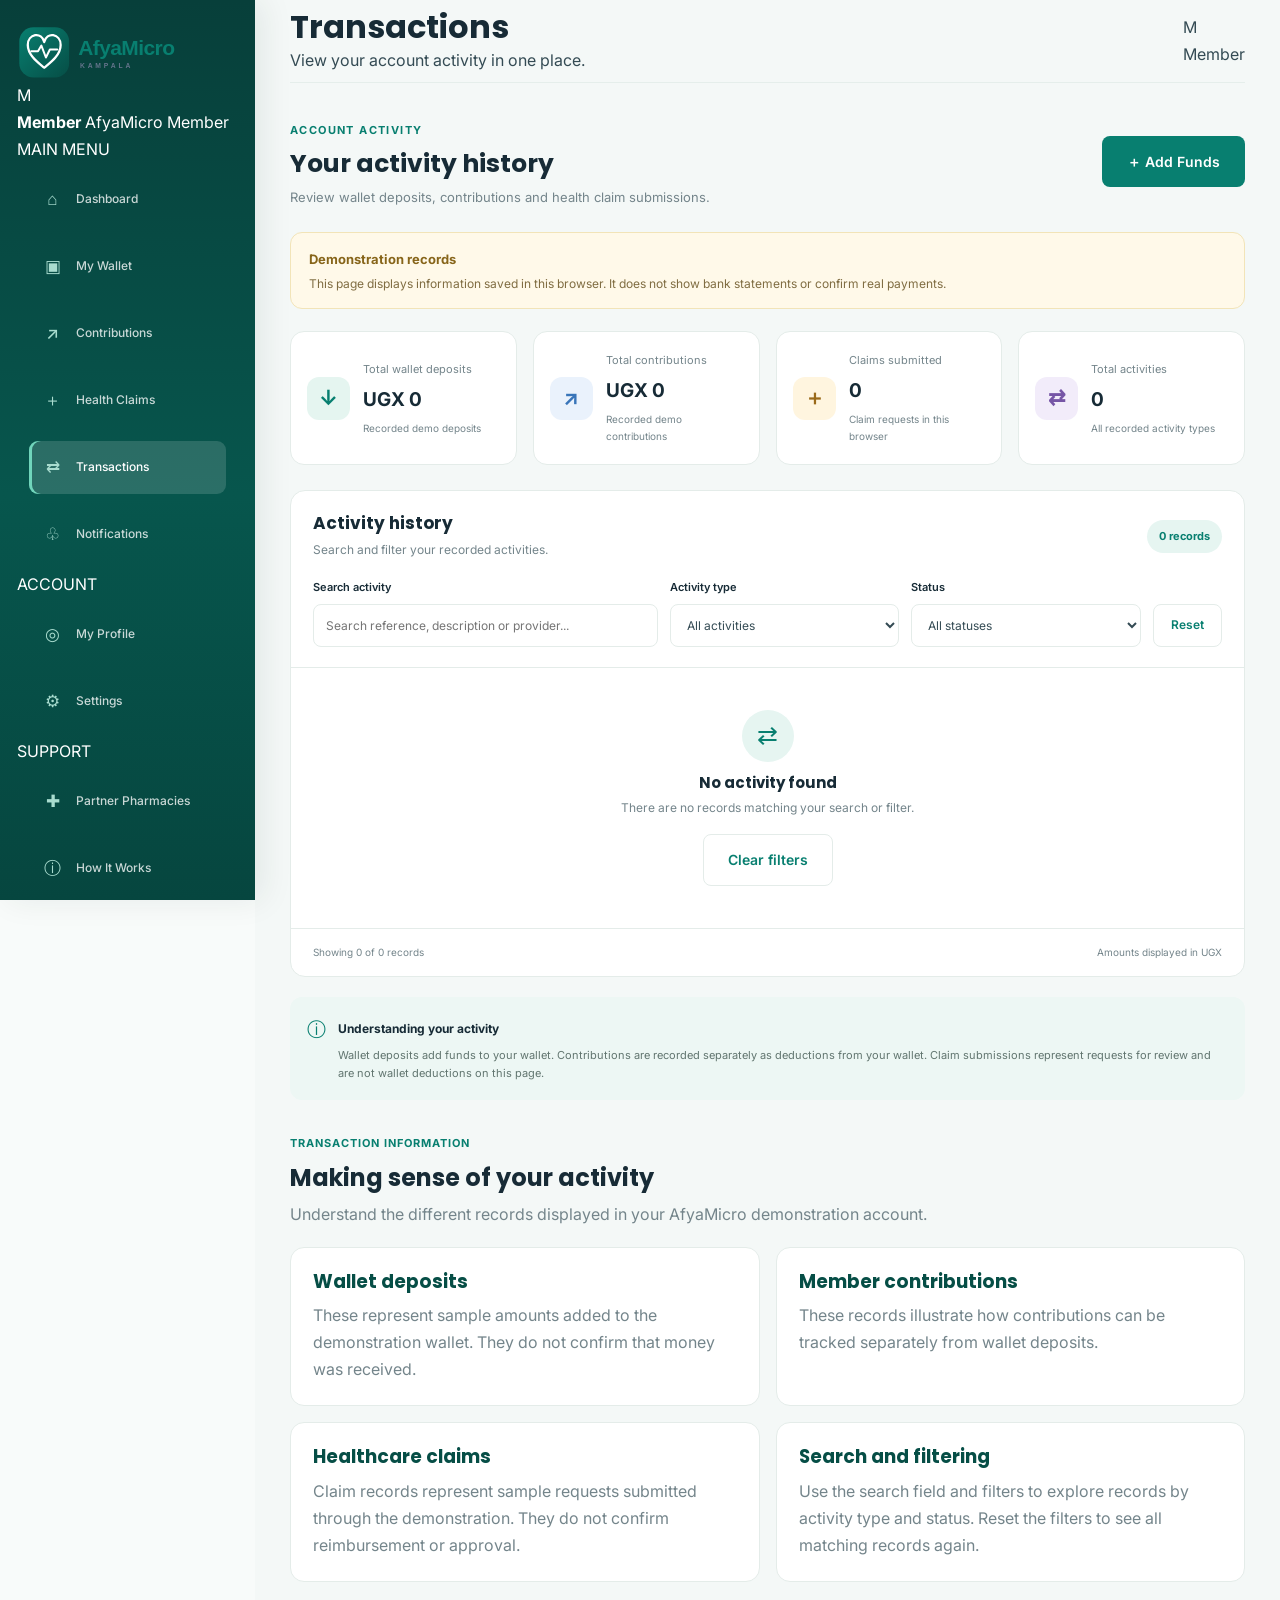
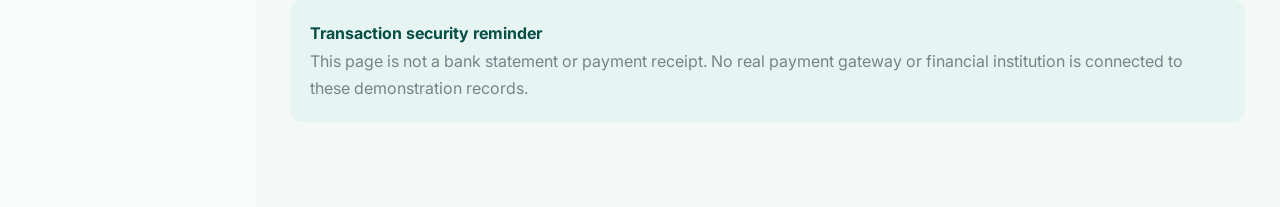
<file: client/transactions.html>
﻿<!DOCTYPE html>
<html lang="en">
<head>
    <meta charset="UTF-8">
    <meta name="viewport" content="width=device-width, initial-scale=1.0">
    <title>Transactions | AfyaMicro Kampala</title>
    <link rel="stylesheet" href="../assets/css/base.css">
    <link rel="stylesheet" href="../assets/css/components.css">
    <link rel="stylesheet" href="../assets/css/responsive.css">
    <link rel="stylesheet" href="../assets/css/dashboard.css">
    <link rel="stylesheet" href="../assets/css/transactions.css">
    <link rel="stylesheet" href="../assets/css/content-expansion.css">
</head>
<body class="dashboard-page">

<div class="dashboard-overlay" id="dashboardOverlay"></div>

<aside class="dashboard-sidebar" id="dashboardSidebar">
    <div class="dashboard-sidebar-brand">
        <a href="../index.html">
            <img src="../assets/images/afyamicrologo.svg" alt="AfyaMicro Kampala">
        </a>
    </div>

    <div class="sidebar-user">
        <div class="sidebar-avatar" id="sidebarAvatar">U</div>
        <div>
            <strong id="sidebarUserName">Member</strong>
            <span>AfyaMicro Member</span>
        </div>
    </div>

    <nav class="dashboard-nav">
        <span class="sidebar-section-title">MAIN MENU</span>
        <a href="dashboard.html" class="dashboard-nav-link">
            <span class="nav-icon">⌂</span> Dashboard
        </a>
        <a href="wallet.html" class="dashboard-nav-link">
            <span class="nav-icon">▣</span> My Wallet
        </a>
        <a href="contributions.html" class="dashboard-nav-link">
            <span class="nav-icon">↗</span> Contributions
        </a>
        <a href="claims.html" class="dashboard-nav-link">
            <span class="nav-icon">＋</span> Health Claims
        </a>
        <a href="transactions.html" class="dashboard-nav-link active">
            <span class="nav-icon">⇄</span> Transactions
        </a>
        <a href="notifications.html" class="dashboard-nav-link">
            <span class="nav-icon">♧</span> Notifications
        </a>

        <span class="sidebar-section-title">ACCOUNT</span>
        <a href="profile.html" class="dashboard-nav-link">
            <span class="nav-icon">◎</span> My Profile
        </a>
        <a href="settings.html" class="dashboard-nav-link">
            <span class="nav-icon">⚙</span> Settings
        </a>

        <span class="sidebar-section-title">SUPPORT</span>
        <a href="../pharmacies.html" class="dashboard-nav-link">
            <span class="nav-icon">✚</span> Partner Pharmacies
        </a>
        <a href="../how-it-works.html" class="dashboard-nav-link">
            <span class="nav-icon">ⓘ</span> How It Works
        </a>
        <a href="../contact.html" class="dashboard-nav-link">
            <span class="nav-icon">✉</span> Contact Support
        </a>
    </nav>

    <div class="sidebar-bottom">
        <a href="../auth/login.html" class="dashboard-nav-link logout-link" id="logoutLink">
            <span class="nav-icon">↪</span> Log Out
        </a>
        <p>AfyaMicro Kampala<br><span>Frontend demonstration</span></p>
    </div>
</aside>

<main class="dashboard-main">
    <header class="dashboard-topbar">
        <div class="topbar-left">
            <button class="dashboard-menu-toggle" id="dashboardMenuToggle" aria-label="Open menu">☰</button>
            <div>
                <h1>Transactions</h1>
                <p>View your account activity in one place.</p>
            </div>
        </div>
        <div class="topbar-user">
            <div class="topbar-avatar" id="topbarAvatar">U</div>
            <span id="topbarUserName">Member</span>
        </div>
    </header>

    <div class="dashboard-content transactions-content">

        <section class="transactions-welcome">
            <div>
                <span class="eyebrow">ACCOUNT ACTIVITY</span>
                <h2>Your activity history</h2>
                <p>Review wallet deposits, contributions and health claim submissions.</p>
            </div>
            <a href="wallet.html" class="btn btn-primary">＋ Add Funds</a>
        </section>

        <div class="demo-notice">
            <strong>Demonstration records</strong>
            <p>This page displays information saved in this browser. It does not show bank statements or confirm real payments.</p>
        </div>

        <section class="transaction-summary">
            <article class="transaction-summary-card">
                <div class="summary-icon deposit-icon">↓</div>
                <div>
                    <span>Total wallet deposits</span>
                    <strong id="totalDeposits">UGX 0</strong>
                    <small>Recorded demo deposits</small>
                </div>
            </article>

            <article class="transaction-summary-card">
                <div class="summary-icon contribution-icon">↗</div>
                <div>
                    <span>Total contributions</span>
                    <strong id="totalContributions">UGX 0</strong>
                    <small>Recorded demo contributions</small>
                </div>
            </article>

            <article class="transaction-summary-card">
                <div class="summary-icon claim-icon">＋</div>
                <div>
                    <span>Claims submitted</span>
                    <strong id="totalClaims">0</strong>
                    <small>Claim requests in this browser</small>
                </div>
            </article>

            <article class="transaction-summary-card">
                <div class="summary-icon activity-icon">⇄</div>
                <div>
                    <span>Total activities</span>
                    <strong id="totalActivities">0</strong>
                    <small>All recorded activity types</small>
                </div>
            </article>
        </section>

        <section class="transaction-panel">
            <div class="transaction-panel-heading">
                <div>
                    <h3>Activity history</h3>
                    <p>Search and filter your recorded activities.</p>
                </div>
                <span class="record-count" id="recordCount">0 records</span>
            </div>

            <div class="transaction-filters">
                <div class="transaction-search">
                    <label for="transactionSearch">Search activity</label>
                    <input type="search" id="transactionSearch"
                        placeholder="Search reference, description or provider...">
                </div>

                <div class="transaction-filter">
                    <label for="activityFilter">Activity type</label>
                    <select id="activityFilter">
                        <option value="all">All activities</option>
                        <option value="deposit">Wallet deposits</option>
                        <option value="contribution">Contributions</option>
                        <option value="claim">Health claims</option>
                    </select>
                </div>

                <div class="transaction-filter">
                    <label for="statusFilter">Status</label>
                    <select id="statusFilter">
                        <option value="all">All statuses</option>
                        <option value="completed">Completed / Recorded</option>
                        <option value="pending">Pending</option>
                        <option value="rejected">Rejected</option>
                        <option value="other">Other</option>
                    </select>
                </div>

                <button type="button" class="btn btn-outline filter-reset" id="resetFilters">
                    Reset
                </button>
            </div>

            <div class="transaction-table-wrap">
                <table class="transaction-table">
                    <thead>
                        <tr>
                            <th>Reference</th>
                            <th>Activity</th>
                            <th>Description</th>
                            <th>Date</th>
                            <th>Amount</th>
                            <th>Status</th>
                        </tr>
                    </thead>
                    <tbody id="transactionTableBody">
                        <tr>
                            <td colspan="6" class="transaction-loading">Loading your activity...</td>
                        </tr>
                    </tbody>
                </table>
            </div>

            <div class="transaction-mobile-list" id="transactionMobileList"></div>

            <div class="transaction-empty hidden" id="transactionEmpty">
                <div class="empty-icon">⇄</div>
                <h3>No activity found</h3>
                <p>There are no records matching your search or filter.</p>
                <button type="button" class="btn btn-outline" id="emptyResetFilters">Clear filters</button>
            </div>

            <div class="transaction-footer">
                <span id="transactionFooterText">Showing 0 records</span>
                <span>Amounts displayed in UGX</span>
            </div>
        </section>

        <div class="transaction-information">
            <span class="information-icon">ⓘ</span>
            <div>
                <strong>Understanding your activity</strong>
                <p>Wallet deposits add funds to your wallet. Contributions are recorded separately as deductions from your wallet. Claim submissions represent requests for review and are not wallet deductions on this page.</p>
            </div>
        </div>


        <section class="activity-extra-guide" id="transactions-extra-guide">
            <div class="activity-extra-heading">
                <span>TRANSACTION INFORMATION</span>
                <h2>Making sense of your activity</h2>
                <p>Understand the different records displayed in your AfyaMicro demonstration account.</p>
            </div>

            <div class="activity-extra-grid">
                <article class="activity-extra-card">
                    <h3>Wallet deposits</h3>
                    <p>These represent sample amounts added to the demonstration wallet. They do not confirm that money was received.</p>
                </article>
                <article class="activity-extra-card">
                    <h3>Member contributions</h3>
                    <p>These records illustrate how contributions can be tracked separately from wallet deposits.</p>
                </article>
                <article class="activity-extra-card">
                    <h3>Healthcare claims</h3>
                    <p>Claim records represent sample requests submitted through the demonstration. They do not confirm reimbursement or approval.</p>
                </article>
                <article class="activity-extra-card">
                    <h3>Search and filtering</h3>
                    <p>Use the search field and filters to explore records by activity type and status. Reset the filters to see all matching records again.</p>
                </article>
            </div>

            <div class="activity-extra-notice">
                <strong>Transaction security reminder</strong>
                <p>This page is not a bank statement or payment receipt. No real payment gateway or financial institution is connected to these demonstration records.</p>
            </div>
        </section>
    </div>
</main>

<script src="../assets/js/navigation.js"></script>
<script src="../assets/js/transactions.js"></script>
</body>
</html>
</file>
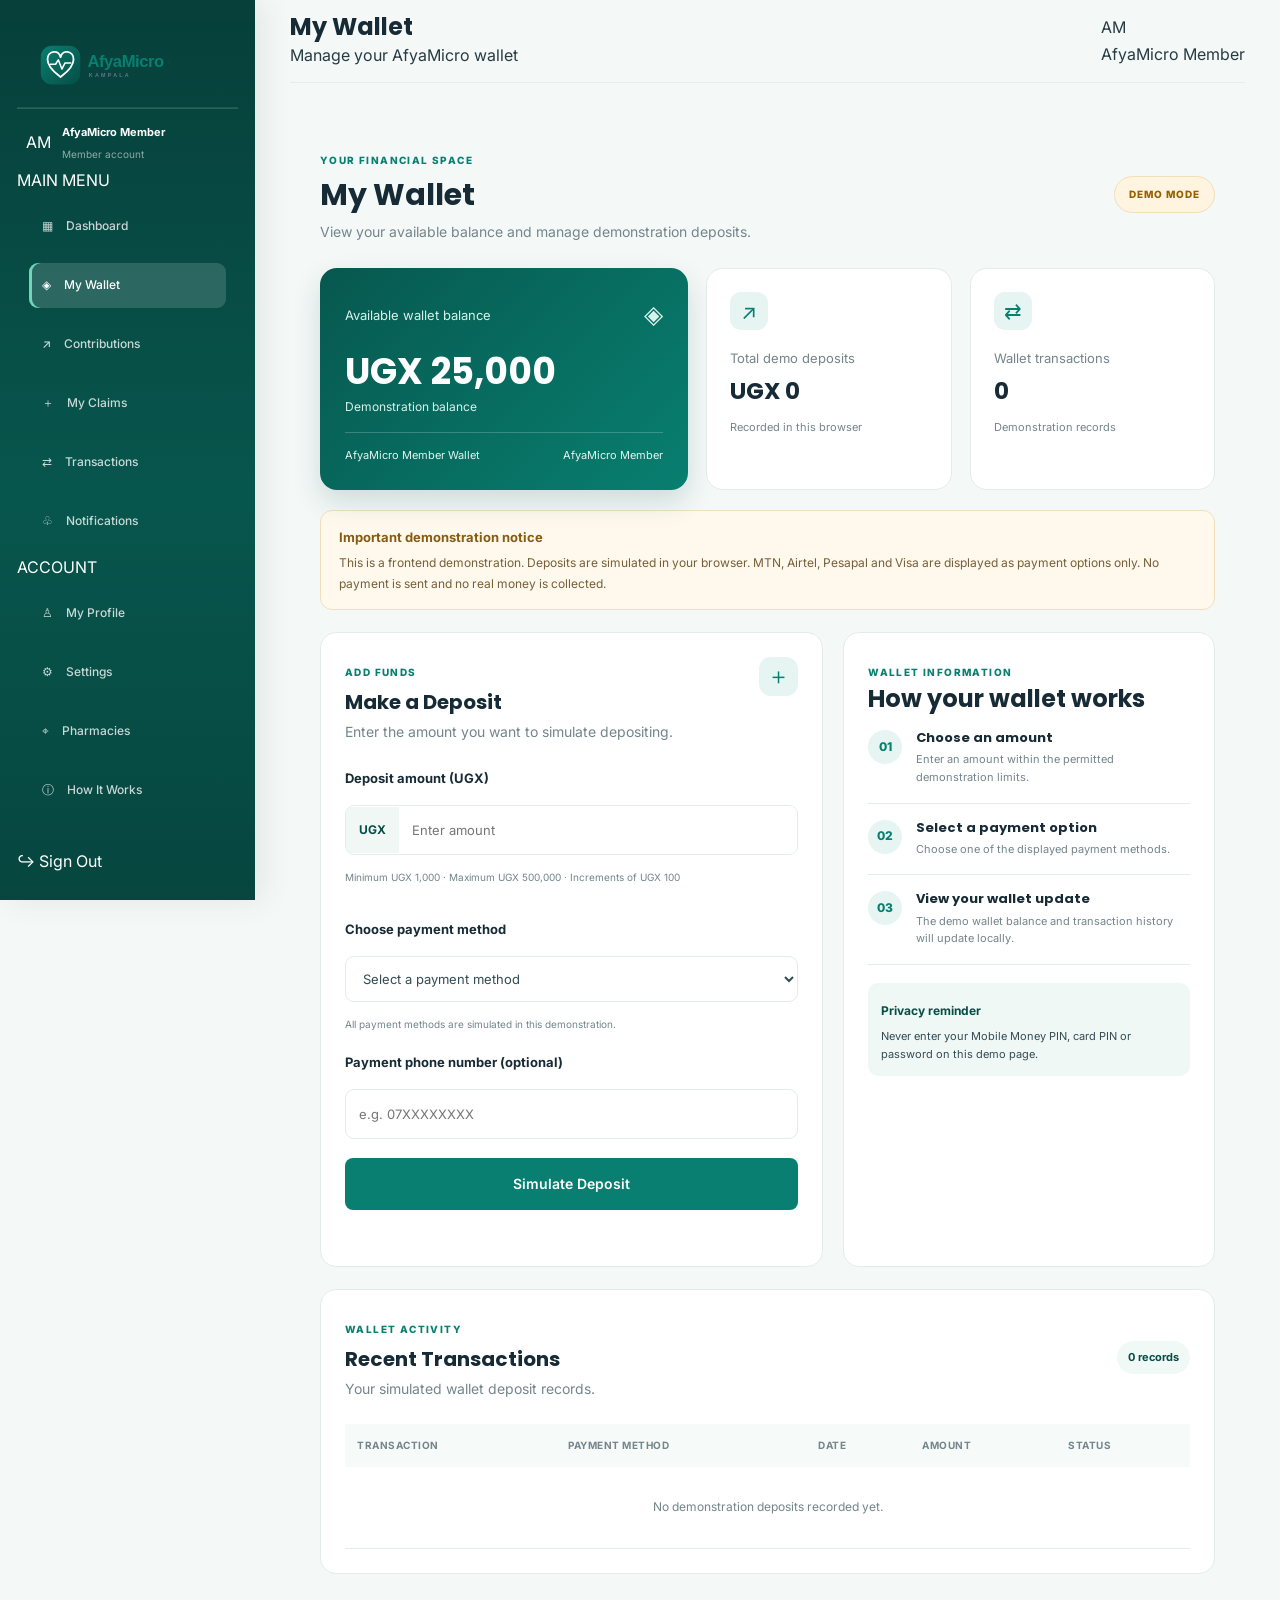
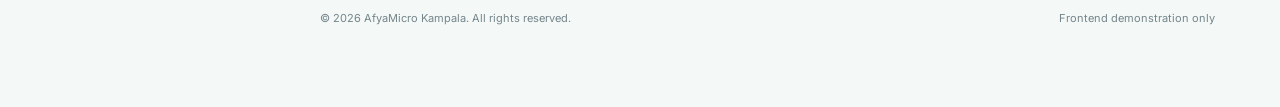
<file: client/wallet.html>
﻿<!DOCTYPE html>
<html lang="en">
<head>
    <meta charset="UTF-8">
    <meta name="viewport" content="width=device-width, initial-scale=1.0">
    <meta name="description" content="Manage your AfyaMicro demonstration wallet.">
    <title>My Wallet | AfyaMicro Kampala</title>

    <link rel="stylesheet" href="../assets/css/base.css">
    <link rel="stylesheet" href="../assets/css/components.css">
    <link rel="stylesheet" href="../assets/css/responsive.css">
    <link rel="stylesheet" href="../assets/css/dashboard.css">
    <link rel="stylesheet" href="../assets/css/wallet.css">
</head>

<body class="dashboard-body">

<div class="dashboard-layout">

    <div class="dashboard-overlay" id="dashboardOverlay"></div>

    <aside class="dashboard-sidebar" id="dashboardSidebar">
        <a href="../index.html" class="dashboard-brand">
            <img src="../assets/images/afyamicrologo.svg" alt="AfyaMicro logo">
        </a>

        <div class="sidebar-profile">
            <div class="sidebar-avatar" id="sidebarAvatar">AM</div>
            <div>
                <strong id="sidebarUserName">AfyaMicro Member</strong>
                <small>Member account</small>
            </div>
        </div>

        <nav class="dashboard-nav">
            <span class="nav-heading">MAIN MENU</span>
            <a href="dashboard.html"><span>▦</span> Dashboard</a>
            <a href="wallet.html" class="active"><span>◈</span> My Wallet</a>
            <a href="contributions.html"><span>↗</span> Contributions</a>
            <a href="claims.html"><span>＋</span> My Claims</a>
            <a href="transactions.html"><span>⇄</span> Transactions</a>
            <a href="notifications.html"><span>♧</span> Notifications</a>

            <span class="nav-heading">ACCOUNT</span>
            <a href="profile.html"><span>♙</span> My Profile</a>
            <a href="settings.html"><span>⚙</span> Settings</a>
            <a href="../pharmacies.html"><span>⌖</span> Pharmacies</a>
            <a href="../how-it-works.html"><span>ⓘ</span> How It Works</a>
        </nav>

        <div class="sidebar-bottom">
            <a href="../auth/login.html" class="logout-link">↪ Sign Out</a>
        </div>
    </aside>

    <main class="dashboard-main">

        <header class="dashboard-topbar">
            <button class="dashboard-menu-toggle" id="dashboardMenuToggle"
                    aria-label="Open navigation menu" aria-expanded="false">
                <span></span><span></span><span></span>
            </button>

            <div class="topbar-title">
                <h2>My Wallet</h2>
                <p>Manage your AfyaMicro wallet</p>
            </div>

            <div class="topbar-user">
                <div class="topbar-avatar" id="topbarAvatar">AM</div>
                <span id="topbarUserName">AfyaMicro Member</span>
            </div>
        </header>

        <div class="wallet-content">

            <section class="wallet-heading">
                <div>
                    <span class="wallet-eyebrow">YOUR FINANCIAL SPACE</span>
                    <h1>My Wallet</h1>
                    <p>View your available balance and manage demonstration deposits.</p>
                </div>
                <span class="demo-label">DEMO MODE</span>
            </section>

            <section class="wallet-overview">

                <div class="wallet-balance-card">
                    <div class="wallet-card-top">
                        <span>Available wallet balance</span>
                        <span class="wallet-card-icon">◈</span>
                    </div>

                    <h2 id="walletBalance">UGX 25,000</h2>
                    <p>Demonstration balance</p>

                    <div class="wallet-card-footer">
                        <span>AfyaMicro Member Wallet</span>
                        <span id="walletMemberName">Member</span>
                    </div>
                </div>

                <div class="wallet-stat-card">
                    <span class="wallet-stat-icon">↗</span>
                    <p>Total demo deposits</p>
                    <h3 id="totalDeposits">UGX 0</h3>
                    <small>Recorded in this browser</small>
                </div>

                <div class="wallet-stat-card">
                    <span class="wallet-stat-icon">⇄</span>
                    <p>Wallet transactions</p>
                    <h3 id="transactionCount">0</h3>
                    <small>Demonstration records</small>
                </div>

            </section>

            <section class="wallet-notice">
                <strong>Important demonstration notice</strong>
                <p>This is a frontend demonstration. Deposits are simulated in your browser.
                   MTN, Airtel, Pesapal and Visa are displayed as payment options only.
                   No payment is sent and no real money is collected.</p>
            </section>

            <section class="wallet-main-grid">

                <div class="wallet-panel deposit-panel">
                    <div class="wallet-panel-heading">
                        <div>
                            <span class="wallet-eyebrow">ADD FUNDS</span>
                            <h2>Make a Deposit</h2>
                            <p>Enter the amount you want to simulate depositing.</p>
                        </div>
                        <span class="deposit-icon">＋</span>
                    </div>

                    <form id="depositForm">

                        <div class="form-group">
                            <label for="depositAmount">Deposit amount (UGX)</label>
                            <div class="amount-input-wrap">
                                <span>UGX</span>
                                <input type="number" id="depositAmount"
                                       name="amount" min="1000" max="500000"
                                       step="100" placeholder="Enter amount"
                                       required>
                            </div>
                            <small class="field-hint">
                                Minimum UGX 1,000 · Maximum UGX 500,000 ·
                                Increments of UGX 100
                            </small>
                            <small class="wallet-error" id="amountError"></small>
                        </div>

                        <div class="form-group">
                            <label for="paymentMethod">Choose payment method</label>

                            <select id="paymentMethod" name="paymentMethod" required>
                                <option value="">Select a payment method</option>
                                <option value="MTN Mobile Money">MTN Mobile Money</option>
                                <option value="Airtel Money">Airtel Money</option>
                                <option value="Pesapal">Pesapal (Demo option)</option>
                                <option value="Visa Card">Visa Card (Demo option)</option>
                            </select>
                            <small class="field-hint">
                                All payment methods are simulated in this demonstration.
                            </small>
                        </div>

                        <div class="form-group">
                            <label for="paymentPhone">Payment phone number (optional)</label>
                            <input type="tel" id="paymentPhone"
                                   placeholder="e.g. 07XXXXXXXX"
                                   maxlength="10">
                        </div>

                        <button type="submit" class="btn btn-primary btn-block"
                                id="depositButton">
                            Simulate Deposit
                        </button>

                        <p class="wallet-feedback" id="depositFeedback"
                           role="status" aria-live="polite"></p>

                    </form>
                </div>

                <div class="wallet-panel information-panel">
                    <span class="wallet-eyebrow">WALLET INFORMATION</span>
                    <h2>How your wallet works</h2>

                    <div class="wallet-info-item">
                        <span class="info-number">01</span>
                        <div>
                            <h3>Choose an amount</h3>
                            <p>Enter an amount within the permitted demonstration limits.</p>
                        </div>
                    </div>

                    <div class="wallet-info-item">
                        <span class="info-number">02</span>
                        <div>
                            <h3>Select a payment option</h3>
                            <p>Choose one of the displayed payment methods.</p>
                        </div>
                    </div>

                    <div class="wallet-info-item">
                        <span class="info-number">03</span>
                        <div>
                            <h3>View your wallet update</h3>
                            <p>The demo wallet balance and transaction history will update locally.</p>
                        </div>
                    </div>

                    <div class="wallet-security-note">
                        <strong>Privacy reminder</strong>
                        <p>Never enter your Mobile Money PIN, card PIN or password on this demo page.</p>
                    </div>
                </div>

            </section>

            <section class="wallet-panel transactions-panel">
                <div class="wallet-panel-heading transaction-heading">
                    <div>
                        <span class="wallet-eyebrow">WALLET ACTIVITY</span>
                        <h2>Recent Transactions</h2>
                        <p>Your simulated wallet deposit records.</p>
                    </div>
                    <span class="transaction-count" id="transactionLabel">0 records</span>
                </div>

                <div class="wallet-table-wrap">
                    <table class="wallet-table">
                        <thead>
                            <tr>
                                <th>Transaction</th>
                                <th>Payment method</th>
                                <th>Date</th>
                                <th>Amount</th>
                                <th>Status</th>
                            </tr>
                        </thead>
                        <tbody id="walletTransactions">
                            <tr>
                                <td colspan="5" class="empty-transactions">
                                    No demonstration deposits recorded yet.
                                </td>
                            </tr>
                        </tbody>
                    </table>
                </div>
            </section>

            <footer class="wallet-footer">
                <p>© <span id="walletYear"></span> AfyaMicro Kampala. All rights reserved.</p>
                <span>Frontend demonstration only</span>
            </footer>

        </div>
    </main>
</div>

<script src="../assets/js/wallet.js"></script>
<script id="payment-method-from-link">
document.addEventListener("DOMContentLoaded", function () {
    const params = new URLSearchParams(window.location.search);
    const requestedMethod = params.get("method");
    const methodSelect = document.getElementById("paymentMethod");

    if (methodSelect && requestedMethod) {
        const validOption = Array.from(methodSelect.options)
            .some(option => option.value === requestedMethod);

        if (validOption) {
            methodSelect.value = requestedMethod;
            methodSelect.scrollIntoView({
                behavior: "smooth",
                block: "center"
            });
        }
    }
});
</script>
</body>
</html>
</file>
<file: assets/css/base.css>
﻿/* ==========================================
   AFYAMICRO KAMPALA
   GLOBAL DESIGN SYSTEM
========================================== */

@import url('https://fonts.googleapis.com/css2?family=Inter:wght@400;500;600;700;800&family=Poppins:wght@400;500;600;700;800&display=swap');

:root {
    /* BRAND COLORS */
    --primary: #087F70;
    --primary-dark: #064E46;
    --primary-light: #E6F5F1;
    --mint: #DDF3EC;
    --mint-soft: #F0F9F6;

    /* TEXT COLORS */
    --heading: #172B36;
    --text: #344B54;
    --muted: #74858B;

    /* SURFACES */
    --white: #FFFFFF;
    --background: #F8FBFA;
    --surface: #FFFFFF;
    --border: #E4ECE9;

    /* STATUS */
    --success: #16845B;
    --warning: #D99427;
    --danger: #D94B4B;

    /* TYPOGRAPHY */
    --font-body: 'Inter', sans-serif;
    --font-heading: 'Poppins', sans-serif;

    /* SHAPE */
    --radius-sm: 8px;
    --radius-md: 14px;
    --radius-lg: 22px;
    --radius-xl: 30px;
    --radius-pill: 100px;

    /* SHADOWS */
    --shadow-sm: 0 3px 12px rgba(15, 45, 40, .05);
    --shadow-md: 0 10px 30px rgba(15, 45, 40, .08);
    --shadow-lg: 0 20px 55px rgba(15, 45, 40, .12);

    /* LAYOUT */
    --container: 1200px;
    --header-height: 82px;
}

* {
    margin: 0;
    padding: 0;
    box-sizing: border-box;
}

html {
    scroll-behavior: smooth;
    scroll-padding-top: 100px;
}

body {
    font-family: var(--font-body);
    color: var(--text);
    background: var(--background);
    line-height: 1.7;
    overflow-x: hidden;
}

h1, h2, h3, h4, h5, h6 {
    font-family: var(--font-heading);
    color: var(--heading);
    line-height: 1.25;
    font-weight: 700;
}

p {
    margin-bottom: 0;
}

a {
    color: inherit;
    text-decoration: none;
}

button, input, select, textarea {
    font: inherit;
}

button {
    cursor: pointer;
}

img, svg {
    max-width: 100%;
    display: block;
}

ul, ol {
    list-style: none;
}

.container {
    width: min(100% - 48px, var(--container));
    margin-inline: auto;
}

.section {
    padding: 90px 0;
}

.section-title {
    font-size: clamp(28px, 4vw, 42px);
    letter-spacing: -1px;
}

.section-subtitle {
    color: var(--muted);
    max-width: 620px;
    margin-top: 14px;
}

.text-center {
    text-align: center;
}

.text-primary {
    color: var(--primary);
}

.text-muted {
    color: var(--muted);
}

.bg-mint {
    background: var(--mint-soft);
}

.sr-only {
    position: absolute;
    width: 1px;
    height: 1px;
    padding: 0;
    margin: -1px;
    overflow: hidden;
    clip: rect(0, 0, 0, 0);
    white-space: nowrap;
    border: 0;
}

::selection {
    background: var(--primary);
    color: white;
}
</file>
<file: assets/css/components.css>
﻿/* ==========================================
   AFYAMICRO REUSABLE COMPONENTS
========================================== */

/* BUTTONS */

.btn {
    display: inline-flex;
    align-items: center;
    justify-content: center;
    gap: 10px;
    padding: 13px 24px;
    border: 1px solid transparent;
    border-radius: var(--radius-sm);
    font-size: 14px;
    font-weight: 600;
    transition: all .25s ease;
}

.btn-primary {
    background: var(--primary);
    color: white;
}

.btn-primary:hover {
    background: var(--primary-dark);
    transform: translateY(-2px);
    box-shadow: var(--shadow-md);
}

.btn-outline {
    background: white;
    color: var(--primary);
    border-color: var(--border);
}

.btn-outline:hover {
    border-color: var(--primary);
    background: var(--mint-soft);
}

.btn-white {
    background: white;
    color: var(--primary-dark);
}

.btn-block {
    width: 100%;
}

/* BADGES */

.badge {
    display: inline-flex;
    align-items: center;
    padding: 7px 14px;
    border-radius: var(--radius-pill);
    background: var(--primary-light);
    color: var(--primary);
    font-size: 12px;
    font-weight: 700;
}

/* CARDS */

.card {
    background: white;
    border: 1px solid var(--border);
    border-radius: var(--radius-lg);
    padding: 26px;
    box-shadow: var(--shadow-sm);
    transition: .25s ease;
}

.card:hover {
    transform: translateY(-4px);
    box-shadow: var(--shadow-md);
}

/* FORMS */

.form-group {
    display: flex;
    flex-direction: column;
    gap: 8px;
    margin-bottom: 20px;
}

.form-group label {
    font-size: 13px;
    font-weight: 600;
    color: var(--heading);
}

.form-control {
    width: 100%;
    padding: 14px 16px;
    border: 1px solid var(--border);
    border-radius: var(--radius-sm);
    background: white;
    color: var(--heading);
    outline: none;
    transition: .2s ease;
}

.form-control:focus {
    border-color: var(--primary);
    box-shadow: 0 0 0 3px rgba(8, 127, 112, .10);
}

.form-control::placeholder {
    color: #A1ADB0;
}

/* HEADER */

.site-header {
    position: sticky;
    top: 0;
    z-index: 1000;
    background: rgba(255,255,255,.96);
    backdrop-filter: blur(14px);
    border-bottom: 1px solid var(--border);
}

.header-inner {
    min-height: var(--header-height);
    display: flex;
    align-items: center;
    justify-content: space-between;
    gap: 25px;
}

.brand-logo {
    width: 205px;
    height: auto;
}

.nav-links {
    display: flex;
    align-items: center;
    gap: 27px;
}

.nav-links a {
    color: var(--text);
    font-size: 13px;
    font-weight: 600;
    transition: .2s;
}

.nav-links a:hover,
.nav-links a.active {
    color: var(--primary);
}

.header-actions {
    display: flex;
    align-items: center;
    gap: 12px;
}

.menu-toggle {
    display: none;
    background: white;
    border: 1px solid var(--border);
    border-radius: 9px;
    width: 43px;
    height: 43px;
    color: var(--primary);
    font-size: 23px;
}

/* FOOTER */

.site-footer {
    background: #073F39;
    color: white;
    padding: 70px 0 25px;
}

.footer-grid {
    display: grid;
    grid-template-columns: 1.5fr 1fr 1fr 1fr;
    gap: 40px;
    padding-bottom: 45px;
}

.footer-brand img {
    width: 205px;
    margin-bottom: 20px;
    filter: brightness(0) invert(1);
}

.footer-description {
    max-width: 320px;
    color: #C0D8D2;
    font-size: 13px;
}

.footer-column h3 {
    color: white;
    font-size: 15px;
    margin-bottom: 20px;
}

.footer-column a {
    display: block;
    color: #C0D8D2;
    font-size: 13px;
    margin-bottom: 12px;
    transition: .2s;
}

.footer-column a:hover {
    color: white;
    transform: translateX(3px);
}

.footer-bottom {
    border-top: 1px solid rgba(255,255,255,.15);
    padding-top: 22px;
    display: flex;
    align-items: center;
    justify-content: space-between;
    gap: 20px;
    color: #C0D8D2;
    font-size: 12px;
}

/* STATUS */

.status-success {
    color: var(--success);
    background: #E9F8F0;
}

.status-warning {
    color: var(--warning);
    background: #FFF6E6;
}

.status-danger {
    color: var(--danger);
    background: #FFF0F0;
}

.hidden {
    display: none !important;
}
/* PHARMACY DIRECTORY PAGE */

.pharmacy-hero {
    background: linear-gradient(125deg,#e7f5ef,#f9fcfa);
    text-align: center;
    padding: 85px 0;
}

.pharmacy-hero-content {
    max-width: 760px;
}

.pharmacy-hero .section-title {
    font-size: clamp(34px,5vw,50px);
}

.pharmacy-hero .section-subtitle {
    max-width: 620px;
    margin: 0 auto;
}

.pharmacy-search {
    display: flex;
    align-items: center;
    gap: 12px;
    max-width: 560px;
    margin: 35px auto 0;
    padding: 0 20px;
    background: white;
    border: 1px solid var(--border);
    border-radius: 12px;
    box-shadow: var(--shadow-sm);
}

.pharmacy-search span {
    color: var(--primary);
    font-size: 25px;
}

.pharmacy-search input {
    width: 100%;
    height: 58px;
    border: 0;
    outline: 0;
    background: transparent;
    color: var(--heading);
    font: inherit;
}

.search-hint {
    color: var(--muted);
    font-size: 12px;
    margin-top: 12px;
}

.directory-heading {
    margin-bottom: 30px;
}

.division-filters {
    display: flex;
    gap: 10px;
    flex-wrap: wrap;
    margin-bottom: 35px;
}

.division-filter {
    padding: 11px 18px;
    border: 1px solid var(--border);
    border-radius: 30px;
    background: white;
    color: var(--text);
    font: inherit;
    font-size: 13px;
    cursor: pointer;
    transition: .2s ease;
}

.division-filter:hover,
.division-filter.active {
    background: var(--primary);
    border-color: var(--primary);
    color: white;
}

.pharmacy-directory-grid {
    display: grid;
    grid-template-columns: repeat(3,minmax(0,1fr));
    gap: 22px;
}

.directory-card {
    padding: 25px;
    border: 1px solid var(--border);
    border-radius: 16px;
    background: white;
    transition: .25s ease;
}

.directory-card:hover {
    transform: translateY(-5px);
    box-shadow: var(--shadow-md);
}

.directory-card[hidden] {
    display: none;
}

.directory-card-top {
    display: flex;
    align-items: center;
    justify-content: space-between;
    gap: 10px;
}

.directory-icon {
    display: grid;
    place-items: center;
    width: 46px;
    height: 46px;
    background: var(--primary-light);
    color: var(--primary);
    border-radius: 13px;
    font-size: 23px;
}

.directory-label {
    color: var(--primary);
    font-size: 10px;
    background: var(--mint-soft);
    padding: 7px 10px;
    border-radius: 20px;
}

.directory-card h3 {
    color: var(--heading);
    margin: 22px 0 10px;
    font-size: 18px;
}

.directory-card p {
    color: var(--muted);
    font-size: 13px;
    line-height: 1.8;
    min-height: 47px;
}

.directory-location {
    margin-top: 20px;
    color: var(--text);
    font-size: 12px;
}

.directory-location span {
    color: var(--primary);
}

.directory-card-bottom {
    border-top: 1px solid var(--border);
    padding-top: 15px;
    margin-top: 18px;
    color: var(--muted);
    font-size: 11px;
}

.directory-disclaimer {
    margin-top: 35px;
    padding: 18px;
    background: var(--mint-soft);
    border-radius: 12px;
    color: var(--text);
    font-size: 12px;
    line-height: 1.8;
}

.no-results {
    text-align: center;
    padding: 50px 20px;
}

.no-results[hidden] {
    display: none;
}

.no-results > div {
    font-size: 38px;
    color: var(--primary);
}

.no-results h3 {
    color: var(--heading);
    margin: 12px 0;
}

.no-results p {
    color: var(--muted);
    font-size: 14px;
}

.pharmacy-process {
    background: var(--background);
}

@media(max-width:900px) {
    .pharmacy-directory-grid {
        grid-template-columns: repeat(2,minmax(0,1fr));
    }
}

@media(max-width:600px) {
    .pharmacy-hero {
        padding: 60px 0;
    }

    .pharmacy-directory-grid {
        grid-template-columns: 1fr;
    }

    .division-filters {
        gap: 8px;
    }

    .division-filter {
        padding: 9px 13px;
        font-size: 12px;
    }
}
</file>
<file: assets/css/responsive.css>
﻿/* =========================================
   AFYAMICRO KAMPALA - RESPONSIVE DESIGN
========================================= */

html {
    scroll-behavior: smooth;
}

body {
    overflow-x: hidden;
}

img {
    max-width: 100%;
    height: auto;
}

/* HEADER */
.site-header {
    position: sticky;
    top: 0;
    z-index: 1000;
    background: rgba(255,255,255,.97);
    backdrop-filter: blur(12px);
    box-shadow: 0 2px 15px rgba(20,50,50,.06);
}

.brand-logo img {
    display: block;
    width: 190px;
    max-height: 58px;
    object-fit: contain;
}

.nav-links a {
    text-decoration: none;
    color: var(--text);
    font-size: 14px;
    font-weight: 500;
    transition: color .25s ease;
}

.nav-links a:hover,
.nav-links a.active {
    color: var(--primary);
}

.menu-toggle {
    display: none;
    border: 0;
    background: transparent;
    cursor: pointer;
    padding: 9px;
}

.menu-toggle span {
    display: block;
    width: 25px;
    height: 2px;
    margin: 5px 0;
    background: var(--heading);
    border-radius: 5px;
    transition: .3s ease;
}

/* HERO */
.hero-section {
    background: linear-gradient(120deg, #f0f9f6, #ffffff 65%);
    padding: 85px 0;
    overflow: hidden;
}

.hero-grid {
    display: grid;
    grid-template-columns: 1.05fr .95fr;
    align-items: center;
    gap: 65px;
}

.hero-content h1 {
    font-family: 'Poppins', sans-serif;
    font-size: clamp(36px, 4.5vw, 58px);
    line-height: 1.15;
    color: var(--heading);
    margin: 22px 0;
    letter-spacing: -1.8px;
}

.hero-content h1 span {
    display: block;
    color: var(--primary);
}

.hero-content > p {
    color: var(--muted);
    line-height: 1.8;
    font-size: 16px;
    max-width: 540px;
}

.hero-actions {
    display: flex;
    gap: 14px;
    flex-wrap: wrap;
    margin-top: 30px;
}

.hero-trust {
    display: flex;
    gap: 18px;
    flex-wrap: wrap;
    margin-top: 30px;
    color: var(--text);
    font-size: 12px;
}

.hero-visual {
    position: relative;
    min-height: 390px;
    display: flex;
    align-items: center;
    justify-content: center;
}

.health-card {
    position: relative;
    z-index: 2;
    width: 100%;
    max-width: 420px;
    padding: 30px;
    border-radius: 24px;
    color: white;
    background: linear-gradient(140deg, #087f70, #064e46);
    box-shadow: 0 25px 60px rgba(6,78,70,.24);
}

.health-card-top,
.health-card-bottom,
.progress-heading {
    display: flex;
    align-items: center;
    justify-content: space-between;
    gap: 12px;
}

.card-label,
.wallet-balance > span,
.progress-heading,
.health-card-bottom {
    font-size: 11px;
    letter-spacing: .5px;
}

.health-card-top h3 {
    margin-top: 7px;
    font-size: 23px;
}

.health-icon {
    display: grid;
    place-items: center;
    width: 45px;
    height: 45px;
    border-radius: 14px;
    background: rgba(255,255,255,.16);
    font-size: 25px;
}

.wallet-balance {
    margin: 45px 0 35px;
}

.wallet-balance h2 {
    font-size: 32px;
    margin: 10px 0;
}

.balance-note {
    opacity: .7;
}

.wallet-progress {
    margin-bottom: 35px;
}

.progress-track {
    height: 8px;
    border-radius: 20px;
    background: rgba(255,255,255,.2);
    margin-top: 12px;
    overflow: hidden;
}

.progress-fill {
    width: 50%;
    height: 100%;
    background: #a8ead7;
    border-radius: 20px;
}

.health-card-bottom {
    border-top: 1px solid rgba(255,255,255,.2);
    padding-top: 18px;
    opacity: .8;
}

.floating-note {
    position: absolute;
    z-index: 3;
    bottom: 8px;
    left: -25px;
    display: flex;
    align-items: center;
    gap: 12px;
    padding: 16px;
    border-radius: 14px;
    background: white;
    box-shadow: var(--shadow-md);
}

.floating-note strong,
.floating-note small {
    display: block;
}

.floating-note strong {
    font-size: 12px;
}

.floating-note small {
    color: var(--muted);
    margin-top: 5px;
    font-size: 11px;
}

.floating-icon {
    color: var(--primary);
    font-size: 24px;
}

.hero-decoration {
    position: absolute;
    border-radius: 50%;
    background: var(--mint);
    opacity: .7;
}

.decoration-one {
    width: 100px;
    height: 100px;
    top: 0;
    right: 5%;
}

.decoration-two {
    width: 60px;
    height: 60px;
    bottom: 0;
    right: 5%;
}

/* SECTION HEADINGS */
.section-heading {
    max-width: 700px;
    margin: 0 auto 48px;
    text-align: center;
}

.section-title {
    font-family: 'Poppins', sans-serif;
    color: var(--heading);
    font-size: clamp(26px, 3vw, 38px);
    line-height: 1.3;
    margin: 15px 0;
}

.section-subtitle {
    color: var(--muted);
    line-height: 1.8;
}

/* INTRODUCTION */
.intro-grid,
.steps-grid {
    display: grid;
    grid-template-columns: repeat(3, 1fr);
    gap: 25px;
}

.intro-card,
.step-card,
.pharmacy-card {
    padding: 30px;
    border: 1px solid var(--border);
    border-radius: var(--radius-lg, 16px);
    background: white;
    transition: transform .25s ease, box-shadow .25s ease;
}

.intro-card:hover,
.step-card:hover,
.pharmacy-card:hover {
    transform: translateY(-5px);
    box-shadow: var(--shadow-md);
}

.intro-card h3,
.step-card h3,
.pharmacy-card h3 {
    margin: 18px 0 10px;
    color: var(--heading);
}

.intro-card p,
.step-card p,
.pharmacy-card p {
    color: var(--muted);
    line-height: 1.7;
    font-size: 14px;
}

.feature-icon,
.step-number {
    display: grid;
    place-items: center;
    width: 48px;
    height: 48px;
    border-radius: 14px;
    color: var(--primary);
    background: var(--primary-light);
    font-weight: 700;
}

.how-section,
.payment-section {
    background: var(--background);
}

.step-number {
    border-radius: 50%;
}

.center-action {
    text-align: center;
    margin-top: 40px;
}

/* BENEFITS */
.benefits-grid {
    display: grid;
    grid-template-columns: 1fr 1fr;
    align-items: center;
    gap: 65px;
}

.benefits-content > p {
    color: var(--muted);
    line-height: 1.8;
}

.benefit-list {
    list-style: none;
    padding: 0;
    margin: 28px 0;
}

.benefit-list li {
    display: flex;
    gap: 12px;
    align-items: center;
    margin: 17px 0;
    color: var(--text);
}

.benefit-list li span {
    color: var(--primary);
    font-weight: 700;
}

.benefits-panel {
    background: white;
    border: 1px solid var(--border);
    border-radius: 22px;
    padding: 30px;
    box-shadow: var(--shadow-md);
}

.panel-heading {
    display: flex;
    justify-content: space-between;
    align-items: center;
    margin-bottom: 30px;
}

.panel-heading span {
    color: var(--muted);
    font-size: 10px;
}

.panel-heading h3 {
    margin-top: 8px;
    color: var(--heading);
}

.panel-symbol {
    display: grid;
    place-items: center;
    background: var(--primary-light);
    color: var(--primary);
    width: 45px;
    height: 45px;
    border-radius: 14px;
}

.overview-item {
    display: flex;
    flex-direction: column;
    gap: 8px;
    padding: 17px 0;
    border-top: 1px solid var(--border);
}

.overview-item span,
.panel-footer {
    color: var(--muted);
    font-size: 12px;
}

.overview-item strong {
    color: var(--heading);
    font-size: 14px;
}

.panel-footer {
    padding-top: 15px;
}

/* PHARMACY DIRECTORY */
.pharmacy-grid {
    display: grid;
    grid-template-columns: repeat(3, 1fr);
    gap: 20px;
}

.pharmacy-symbol {
    display: grid;
    place-items: center;
    width: 45px;
    height: 45px;
    border-radius: 12px;
    color: var(--primary);
    background: var(--primary-light);
    font-size: 25px;
}

.directory-status {
    display: inline-block;
    margin-top: 15px;
    padding: 6px 10px;
    border-radius: 20px;
    background: var(--mint-soft);
    color: var(--primary-dark);
    font-size: 11px;
}

/* PAYMENT */
.payment-grid {
    display: grid;
    grid-template-columns: repeat(4, 1fr);
    gap: 18px;
}

.payment-card {
    display: flex;
    flex-direction: column;
    align-items: center;
    justify-content: center;
    gap: 10px;
    min-height: 110px;
    background: white;
    border: 1px solid var(--border);
    border-radius: 15px;
    text-align: center;
    padding: 20px;
}

.payment-card strong {
    color: var(--primary-dark);
    font-size: 20px;
}

.payment-card span,
.payment-disclaimer {
    color: var(--muted);
    font-size: 12px;
}

.payment-disclaimer {
    text-align: center;
    line-height: 1.7;
    margin-top: 25px;
}

/* FAQ */
.faq-container {
    max-width: 850px;
}

.faq-item {
    border-bottom: 1px solid var(--border);
}

.faq-question {
    display: flex;
    justify-content: space-between;
    align-items: center;
    width: 100%;
    padding: 22px 5px;
    border: 0;
    background: transparent;
    color: var(--heading);
    font-family: inherit;
    font-size: 15px;
    font-weight: 600;
    text-align: left;
    cursor: pointer;
}

.faq-question span {
    color: var(--primary);
    font-size: 22px;
}

.faq-answer {
    display: none;
    padding: 0 5px 20px;
}

.faq-item.open .faq-answer {
    display: block;
}

.faq-answer p {
    color: var(--muted);
    line-height: 1.8;
    font-size: 14px;
}

/* CALL TO ACTION */
.cta-section {
    background: linear-gradient(120deg, #087f70, #064e46);
    color: white;
    text-align: center;
}

.cta-content {
    max-width: 700px;
}

.cta-content h2 {
    font-size: clamp(28px, 4vw, 42px);
    margin: 20px 0;
}

.cta-content p {
    color: rgba(255,255,255,.8);
    line-height: 1.8;
    margin-bottom: 28px;
}

/* FOOTER */
.site-footer {
    background: #102e32;
    color: white;
    padding-top: 65px;
}

.footer-brand img {
    width: 185px;
    background: white;
    padding: 7px;
    border-radius: 8px;
}

.footer-brand p {
    max-width: 300px;
    margin-top: 20px;
    color: #b9cfca;
    line-height: 1.8;
    font-size: 13px;
}

.footer-column h3 {
    margin-bottom: 20px;
    font-size: 15px;
}

.footer-column a {
    display: block;
    margin: 13px 0;
    color: #b9cfca;
    font-size: 13px;
    text-decoration: none;
}

.footer-column a:hover {
    color: white;
}

.footer-bottom {
    display: flex;
    justify-content: space-between;
    gap: 15px;
    border-top: 1px solid rgba(255,255,255,.13);
    padding: 22px 0;
    margin-top: 45px;
    color: #b9cfca;
    font-size: 12px;
}

/* TABLETS */
@media (max-width: 1024px) {
    .hero-grid,
    .benefits-grid {
        gap: 35px;
    }

    .hero-content h1 {
        font-size: 43px;
    }

    .pharmacy-grid {
        grid-template-columns: repeat(2, 1fr);
    }

    .header-actions {
        gap: 8px;
    }

    .nav-links {
        gap: 15px;
    }
}

/* MOBILE NAVIGATION */
@media (max-width: 768px) {
    .header-inner {
        position: relative;
        min-height: 72px;
    }

    .brand-logo img {
        width: 155px;
    }

    .menu-toggle {
        display: block;
        margin-left: auto;
    }

    .nav-links {
        display: none;
        position: absolute;
        top: 100%;
        left: 0;
        right: 0;
        flex-direction: column;
        align-items: stretch;
        gap: 0;
        padding: 12px 20px;
        background: white;
        border-top: 1px solid var(--border);
        box-shadow: 0 12px 20px rgba(0,0,0,.08);
    }

    .nav-links.open {
        display: flex;
    }

    .nav-links a {
        display: block;
        padding: 14px 5px;
        border-bottom: 1px solid var(--border);
    }

    .header-actions {
        display: none;
    }

    .hero-section {
        padding: 55px 0;
    }

    .hero-grid,
    .benefits-grid {
        grid-template-columns: 1fr;
    }

    .hero-content {
        text-align: center;
    }

    .hero-content > p {
        margin: auto;
    }

    .hero-actions,
    .hero-trust {
        justify-content: center;
    }

    .hero-content h1 {
        font-size: 38px;
    }

    .hero-visual {
        min-height: 350px;
    }

    .floating-note {
        left: 0;
    }

    .intro-grid,
    .steps-grid {
        grid-template-columns: repeat(2, 1fr);
    }

    .pharmacy-grid {
        grid-template-columns: repeat(2, 1fr);
    }

    .payment-grid {
        grid-template-columns: repeat(2, 1fr);
    }

    .footer-grid {
        grid-template-columns: repeat(2, 1fr);
        gap: 35px;
    }
}

/* SMALL PHONES */
@media (max-width: 480px) {
    .section {
        padding: 55px 0;
    }

    .hero-content h1 {
        font-size: 32px;
        letter-spacing: -1px;
    }

    .hero-actions {
        flex-direction: column;
    }

    .hero-actions .btn {
        width: 100%;
    }

    .hero-trust {
        flex-direction: column;
        gap: 10px;
    }

    .hero-visual {
        min-height: 310px;
    }

    .health-card {
        padding: 22px;
    }

    .wallet-balance h2 {
        font-size: 27px;
    }

    .floating-note {
        left: 0;
        right: 0;
        bottom: -10px;
        padding: 12px;
    }

    .intro-grid,
    .steps-grid,
    .pharmacy-grid,
    .payment-grid,
    .footer-grid {
        grid-template-columns: 1fr;
    }

    .intro-card,
    .step-card,
    .pharmacy-card {
        padding: 23px;
    }

    .footer-bottom {
        flex-direction: column;
        text-align: center;
    }

    .cta-content h2 {
        font-size: 29px;
    }
}

/* OFFICIAL PAYMENT LOGOS */
.payment-logo {
    display: block;
    width: 150px;
    max-width: 100%;
    height: 42px;
    object-fit: contain;
}

.pesapal-logo {
    width: 150px;
    height: 42px;
}
</file>
<file: assets/css/content-expansion.css>
﻿.content-expansion-section {
    padding: 64px 0;
    background: #F8FBFA;
}

.content-expansion-section.alt {
    background: #FFFFFF;
}

.content-expansion-intro {
    max-width: 760px;
    margin: 0 auto 32px;
    text-align: center;
}

.content-expansion-intro p {
    color: #74858B;
    line-height: 1.8;
    margin-top: 12px;
}

.content-expansion-grid {
    display: grid;
    grid-template-columns: repeat(3, minmax(0, 1fr));
    gap: 22px;
}

.content-expansion-card {
    padding: 25px;
    background: #FFFFFF;
    border: 1px solid #E4ECE9;
    border-radius: 16px;
}

.content-expansion-section.alt .content-expansion-card {
    background: #F8FBFA;
}

.content-expansion-card h3 {
    color: #064E46;
    margin-bottom: 12px;
    font-size: 18px;
}

.content-expansion-card p {
    color: #52666C;
    font-size: 14px;
    line-height: 1.8;
}

.content-expansion-note {
    margin-top: 28px;
    padding: 20px 24px;
    border-left: 4px solid #087F70;
    border-radius: 8px;
    background: #E6F5F1;
    color: #344B54;
    line-height: 1.8;
    font-size: 14px;
}

@media (max-width: 850px) {
    .content-expansion-grid {
        grid-template-columns: repeat(2, minmax(0, 1fr));
    }
}

@media (max-width: 560px) {
    .content-expansion-section {
        padding: 44px 0;
    }

    .content-expansion-grid {
        grid-template-columns: 1fr;
    }

    .content-expansion-card {
        padding: 20px;
    }
}

/* Clickable homepage payment cards */
.payment-card-link {
    display: flex;
    color: inherit;
    text-decoration: none;
    cursor: pointer;
    transition: transform .2s ease, box-shadow .2s ease;
}

.payment-card-link:hover {
    transform: translateY(-4px);
    box-shadow: 0 8px 22px rgba(0, 80, 65, .12);
}

.payment-card-link:focus-visible {
    outline: 3px solid #087F70;
    outline-offset: 4px;
}

/* Pharmacy and contact page content */
.directory-guidance-grid,
.contact-guidance-grid {
    display: grid;
    grid-template-columns: repeat(auto-fit, minmax(220px, 1fr));
    gap: 20px;
    margin: 28px 0;
}

.directory-guidance-card,
.contact-guidance-card {
    background: #ffffff;
    border: 1px solid #E4ECE9;
    border-radius: 14px;
    padding: 24px;
}

.directory-guidance-card h3,
.contact-guidance-card h3 {
    color: #064E46;
    margin: 0 0 12px;
}

.directory-guidance-card p,
.contact-guidance-card p,
.contact-guidance-card li {
    color: #344B54;
    line-height: 1.7;
}

.contact-guidance-card ul {
    padding-left: 20px;
}

@media (max-width: 600px) {
    .directory-guidance-grid,
    .contact-guidance-grid {
        grid-template-columns: 1fr;
    }
}

/* Login and registration guidance */
.auth-extra-content {
    margin-top: 28px;
    padding: 22px;
    background: #F8FBFA;
    border: 1px solid #E4ECE9;
    border-radius: 14px;
}

.auth-extra-content h3 {
    color: #064E46;
    font-size: 16px;
    margin: 0 0 12px;
}

.auth-extra-content h3:not(:first-child) {
    margin-top: 20px;
}

.auth-extra-content p,
.auth-extra-content li {
    color: #344B54;
    font-size: 13px;
    line-height: 1.7;
}

.auth-extra-content ul {
    padding-left: 20px;
}

.auth-demo-notice {
    margin-top: 18px;
    padding: 14px;
    background: #E6F5F1;
    border-radius: 10px;
    color: #064E46;
    font-size: 12px;
    line-height: 1.7;
}

/* Claims page additional information */
.claims-extra-content {
    margin-top: 28px;
}
.claims-extra-heading {
    margin-bottom: 18px;
}
.claims-extra-heading h2 {
    margin: 8px 0;
    color: #172B36;
}
.claims-extra-heading p,
.claims-extra-card p,
.claims-extra-notice p {
    color: #74858B;
    line-height: 1.7;
}
.claims-extra-grid {
    display: grid;
    grid-template-columns: repeat(2, minmax(0, 1fr));
    gap: 16px;
}
.claims-extra-card {
    padding: 22px;
    background: #FFFFFF;
    border: 1px solid #E4ECE9;
    border-radius: 14px;
}
.claims-extra-card h3 {
    margin: 0 0 9px;
    color: #064E46;
}
.claims-extra-card p {
    margin: 0;
}
.claims-extra-notice {
    margin-top: 18px;
    padding: 20px;
    background: #E6F5F1;
    border-radius: 12px;
}
.claims-extra-notice strong {
    color: #064E46;
}
.claims-extra-notice p {
    margin-bottom: 0;
}
@media (max-width: 650px) {
    .claims-extra-grid {
        grid-template-columns: 1fr;
    }
}

/* Dashboard member resource guide */
.dashboard-extra-guide {
    margin-top: 28px;
}
.dashboard-extra-heading {
    margin-bottom: 20px;
}
.dashboard-extra-heading > span {
    color: #087F70;
    font-size: 11px;
    font-weight: 700;
    letter-spacing: 1px;
}
.dashboard-extra-heading h2 {
    margin: 8px 0;
    color: #172B36;
}
.dashboard-extra-heading p {
    color: #74858B;
    line-height: 1.7;
}
.dashboard-extra-grid {
    display: grid;
    grid-template-columns: repeat(3, minmax(0, 1fr));
    gap: 16px;
}
.dashboard-extra-card {
    padding: 22px;
    background: #FFFFFF;
    border: 1px solid #E4ECE9;
    border-radius: 14px;
}
.dashboard-extra-card > span {
    color: #087F70;
    font-size: 12px;
    font-weight: 700;
}
.dashboard-extra-card h3 {
    margin: 12px 0 8px;
    color: #064E46;
}
.dashboard-extra-card p {
    color: #74858B;
    font-size: 13px;
    line-height: 1.7;
}
.dashboard-extra-card a {
    display: inline-block;
    margin-top: 8px;
    color: #087F70;
    font-size: 13px;
    font-weight: 700;
    text-decoration: none;
}
.dashboard-extra-card a:hover {
    text-decoration: underline;
}
.dashboard-extra-notice {
    margin-top: 18px;
    padding: 20px;
    background: #E6F5F1;
    border-radius: 12px;
}
.dashboard-extra-notice strong {
    color: #064E46;
}
.dashboard-extra-notice p {
    margin-bottom: 0;
    color: #536B70;
    line-height: 1.7;
}
@media (max-width: 900px) {
    .dashboard-extra-grid {
        grid-template-columns: repeat(2, minmax(0, 1fr));
    }
}
@media (max-width: 600px) {
    .dashboard-extra-grid {
        grid-template-columns: 1fr;
    }
}

/* Contributions and transactions information */
.activity-extra-guide {
    margin-top: 28px;
}
.activity-extra-heading {
    margin-bottom: 18px;
}
.activity-extra-heading > span {
    color: #087F70;
    font-size: 11px;
    font-weight: 700;
    letter-spacing: 1px;
}
.activity-extra-heading h2 {
    margin: 8px 0;
    color: #172B36;
}
.activity-extra-heading p,
.activity-extra-card p,
.activity-extra-notice p {
    color: #74858B;
    line-height: 1.7;
}
.activity-extra-grid {
    display: grid;
    grid-template-columns: repeat(2, minmax(0, 1fr));
    gap: 16px;
}
.activity-extra-card {
    padding: 22px;
    background: #FFFFFF;
    border: 1px solid #E4ECE9;
    border-radius: 14px;
}
.activity-extra-card h3 {
    margin: 0 0 9px;
    color: #064E46;
}
.activity-extra-card p {
    margin: 0;
}
.activity-extra-notice {
    margin-top: 18px;
    padding: 20px;
    background: #E6F5F1;
    border-radius: 12px;
}
.activity-extra-notice strong {
    color: #064E46;
}
.activity-extra-notice p {
    margin-bottom: 0;
}
@media (max-width: 650px) {
    .activity-extra-grid {
        grid-template-columns: 1fr;
    }
}
</file>
<file: assets/css/about-contact.css>
﻿/* ABOUT PAGE */

.about-hero {
    background: linear-gradient(120deg,#eff9f5,#ffffff);
}

.about-hero-grid {
    display: grid;
    grid-template-columns: 1.1fr .9fr;
    align-items: center;
    gap: 60px;
}

.about-hero .section-title {
    font-size: clamp(34px,4vw,48px);
    margin: 22px 0;
}

.about-hero-grid > div:first-child > p {
    color: var(--muted);
    line-height: 1.9;
}

.about-illustration {
    position: relative;
    display: flex;
    align-items: center;
    justify-content: center;
    min-height: 340px;
    overflow: hidden;
    border-radius: 25px;
    background: linear-gradient(140deg,#087f70,#064e46);
}

.about-heart {
    position: relative;
    z-index: 2;
    display: grid;
    place-items: center;
    width: 145px;
    height: 145px;
    border-radius: 35px;
    background: rgba(255,255,255,.15);
    color: white;
    font-size: 75px;
    box-shadow: 0 20px 50px rgba(0,0,0,.12);
}

.about-illustration-text {
    position: absolute;
    bottom: 28px;
    display: flex;
    flex-direction: column;
    align-items: center;
    color: white;
    gap: 6px;
}

.about-illustration-text span {
    color: rgba(255,255,255,.75);
    font-size: 12px;
}

.about-circle {
    position: absolute;
    border-radius: 50%;
    background: rgba(255,255,255,.08);
}

.circle-a {
    width: 220px;
    height: 220px;
    top: -90px;
    left: -50px;
}

.circle-b {
    width: 180px;
    height: 180px;
    bottom: -70px;
    right: -40px;
}

.about-purpose {
    background: var(--background);
}

.purpose-grid {
    display: grid;
    grid-template-columns: repeat(2,1fr);
    gap: 25px;
}

.purpose-card {
    padding: 35px;
    border-radius: 18px;
    background: white;
    border: 1px solid var(--border);
}

.purpose-icon,
.value-icon {
    display: grid;
    place-items: center;
    width: 50px;
    height: 50px;
    border-radius: 14px;
    background: var(--primary-light);
    color: var(--primary);
    font-size: 24px;
    margin-bottom: 22px;
}

.purpose-card h2 {
    color: var(--heading);
    font-size: 23px;
    line-height: 1.4;
    margin: 16px 0;
}

.purpose-card p,
.value-card p {
    color: var(--muted);
    line-height: 1.8;
    font-size: 14px;
}

.values-grid {
    display: grid;
    grid-template-columns: repeat(4,1fr);
    gap: 20px;
}

.value-card {
    padding: 25px;
    border: 1px solid var(--border);
    border-radius: 16px;
    background: white;
    transition: .25s ease;
}

.value-card:hover {
    transform: translateY(-5px);
    box-shadow: var(--shadow-md);
}

.value-card h3 {
    color: var(--heading);
    margin-bottom: 10px;
}

.about-platform {
    background: var(--background);
}

.platform-grid {
    display: grid;
    grid-template-columns: 1fr 1fr;
    gap: 60px;
    align-items: center;
}

.platform-grid > div:first-child > p {
    color: var(--muted);
    line-height: 1.8;
}

.platform-feature {
    display: flex;
    align-items: flex-start;
    gap: 20px;
    padding: 18px 0;
    border-bottom: 1px solid var(--border);
}

.platform-feature > span {
    color: var(--primary);
    font-weight: 700;
}

.platform-feature h3 {
    color: var(--heading);
    font-size: 15px;
}

.platform-feature p {
    color: var(--muted);
    font-size: 13px;
    margin-top: 5px;
}

/* CONTACT PAGE */

.contact-hero {
    background: linear-gradient(120deg,#eff9f5,#ffffff);
}

.contact-grid {
    display: grid;
    grid-template-columns: .85fr 1.15fr;
    gap: 60px;
    align-items: start;
}

.contact-information > p {
    color: var(--muted);
    line-height: 1.9;
    margin: 18px 0 30px;
}

.contact-info-card {
    display: flex;
    gap: 16px;
    align-items: center;
    padding: 20px 0;
    border-bottom: 1px solid var(--border);
}

.contact-info-icon {
    display: grid;
    place-items: center;
    flex-shrink: 0;
    width: 46px;
    height: 46px;
    border-radius: 13px;
    background: var(--primary-light);
    color: var(--primary);
    font-size: 21px;
}

.contact-info-card h3 {
    color: var(--heading);
    font-size: 14px;
    margin-bottom: 5px;
}

.contact-info-card p {
    color: var(--muted);
    font-size: 12px;
    line-height: 1.6;
}

.contact-note {
    margin-top: 25px;
    padding: 18px;
    background: var(--mint-soft);
    border-radius: 12px;
}

.contact-note strong {
    color: var(--primary-dark);
    font-size: 13px;
}

.contact-note p {
    margin-top: 8px;
    color: var(--text);
    font-size: 12px;
    line-height: 1.7;
}

.contact-form-wrapper {
    padding: 35px;
    border: 1px solid var(--border);
    border-radius: 18px;
    background: white;
    box-shadow: var(--shadow-md);
}

.form-header h2 {
    color: var(--heading);
    margin: 15px 0 7px;
    font-size: 25px;
}

.form-header p {
    color: var(--muted);
    font-size: 13px;
    margin-bottom: 25px;
}

.contact-form .form-control {
    width: 100%;
    min-height: 48px;
    padding: 12px 14px;
    border: 1px solid var(--border);
    border-radius: 9px;
    background: white;
    color: var(--text);
    font: inherit;
    font-size: 13px;
}

.contact-form textarea.form-control {
    resize: vertical;
    min-height: 130px;
}

.contact-form .form-control:focus {
    outline: 2px solid rgba(8,127,112,.15);
    border-color: var(--primary);
}

.contact-form label {
    color: var(--heading);
    font-size: 13px;
    font-weight: 600;
}

.field-error {
    display: block;
    color: #c0392b;
    font-size: 11px;
    margin-top: 5px;
}

.form-feedback {
    display: none;
    margin-top: 18px;
    padding: 14px;
    border-radius: 9px;
    font-size: 13px;
    line-height: 1.6;
}

.form-feedback.success {
    display: block;
    color: #176344;
    background: #e8f7ef;
}

.form-feedback.error {
    display: block;
    color: #a32d2d;
    background: #fff0f0;
}

.form-disclaimer {
    color: var(--muted);
    font-size: 11px;
    line-height: 1.7;
    margin-top: 16px;
}

.contact-bottom {
    background: var(--background);
}

/* RESPONSIVE */

@media(max-width:900px) {
    .about-hero-grid,
    .platform-grid {
        grid-template-columns: 1fr;
    }

    .values-grid {
        grid-template-columns: repeat(2,1fr);
    }

    .contact-grid {
        grid-template-columns: 1fr;
        gap: 40px;
    }
}

@media(max-width:600px) {
    .purpose-grid,
    .values-grid {
        grid-template-columns: 1fr;
    }

    .about-illustration {
        min-height: 280px;
    }

    .purpose-card,
    .contact-form-wrapper {
        padding: 23px;
    }

    .about-hero-grid {
        gap: 35px;
    }
}
</file>
<file: assets/css/auth.css>
﻿/* AFYAMICRO AUTHENTICATION PAGES */

.auth-page {
    min-height: 100vh;
    background: var(--background);
}

.auth-layout {
    min-height: 100vh;
    display: grid;
    grid-template-columns: 0.92fr 1.08fr;
}

.auth-brand-panel {
    background: linear-gradient(145deg, #064E46, #087F70 65%, #0C9885);
    color: #FFFFFF;
    padding: 42px 9%;
    display: flex;
    flex-direction: column;
    justify-content: space-between;
    min-height: 100vh;
    position: relative;
    overflow: hidden;
}

.auth-brand-panel::before,
.auth-brand-panel::after {
    content: "";
    position: absolute;
    border: 1px solid rgba(255,255,255,.10);
    border-radius: 50%;
    pointer-events: none;
}

.auth-brand-panel::before {
    width: 440px;
    height: 440px;
    right: -220px;
    top: 15%;
}

.auth-brand-panel::after {
    width: 300px;
    height: 300px;
    right: -150px;
    top: 25%;
}

.auth-logo img {
    width: 190px;
    height: auto;
    display: block;
    filter: brightness(0) invert(1);
}

.brand-content {
    position: relative;
    z-index: 1;
    max-width: 480px;
    margin: 65px 0;
}

.auth-eyebrow,
.form-eyebrow {
    display: inline-block;
    font-size: 11px;
    font-weight: 700;
    letter-spacing: 2px;
    margin-bottom: 20px;
}

.auth-eyebrow {
    color: #B8E8D9;
}

.brand-content h1 {
    color: #FFFFFF;
    font-size: clamp(34px, 4vw, 49px);
    line-height: 1.15;
    letter-spacing: -1.5px;
    margin-bottom: 22px;
}

.brand-content > p {
    color: rgba(255,255,255,.82);
    line-height: 1.8;
    font-size: 14px;
    margin-bottom: 35px;
}

.brand-feature {
    display: flex;
    align-items: center;
    gap: 13px;
    margin: 19px 0;
    font-size: 13px;
    color: rgba(255,255,255,.94);
}

.feature-icon {
    display: grid;
    place-items: center;
    width: 25px;
    height: 25px;
    border-radius: 50%;
    background: rgba(255,255,255,.16);
    color: #FFFFFF;
    font-weight: 700;
}

.brand-bottom {
    display: flex;
    justify-content: space-between;
    gap: 15px;
    flex-wrap: wrap;
    color: rgba(255,255,255,.68);
    font-size: 11px;
    position: relative;
    z-index: 1;
}

.auth-form-panel {
    background: #FFFFFF;
    display: flex;
    justify-content: center;
    align-items: center;
    padding: 55px 7%;
}

.auth-form-container {
    width: 100%;
    max-width: 440px;
}

.auth-heading {
    margin-bottom: 35px;
}

.form-eyebrow {
    color: var(--primary);
    margin-bottom: 12px;
}

.auth-heading h2 {
    color: var(--heading);
    font-size: 31px;
    line-height: 1.25;
    letter-spacing: -.8px;
    margin-bottom: 10px;
}

.auth-heading p {
    color: var(--muted);
    font-size: 13px;
    line-height: 1.7;
}

.auth-form-container .form-group {
    margin-bottom: 21px;
}

.auth-form-container .form-group label {
    display: block;
    margin-bottom: 9px;
    color: var(--heading);
    font-size: 12px;
    font-weight: 600;
}

.auth-form-container .form-control {
    width: 100%;
    min-height: 49px;
    border: 1px solid var(--border);
    border-radius: 8px;
    background: #FFFFFF;
    padding: 0 14px;
    color: var(--heading);
    font: inherit;
    font-size: 13px;
    outline: none;
    transition: border-color .2s, box-shadow .2s;
}

.auth-form-container .form-control:focus {
    border-color: var(--primary);
    box-shadow: 0 0 0 3px rgba(8,127,112,.09);
}

.input-with-icon,
.password-wrapper {
    position: relative;
    display: flex;
    align-items: center;
}

.input-with-icon .form-control {
    padding-left: 65px;
}

.input-prefix {
    position: absolute;
    z-index: 1;
    left: 13px;
    color: var(--heading);
    font-size: 12px;
    font-weight: 600;
    border-right: 1px solid var(--border);
    padding-right: 10px;
}

.password-wrapper .form-control {
    padding-right: 65px;
}

.password-toggle {
    position: absolute;
    right: 12px;
    border: 0;
    background: transparent;
    color: var(--primary);
    font-size: 12px;
    font-weight: 600;
    cursor: pointer;
}

.auth-options {
    display: flex;
    justify-content: space-between;
    align-items: center;
    gap: 10px;
    margin: 5px 0 24px;
}

.remember-option {
    display: flex;
    align-items: center;
    gap: 8px;
    color: var(--text);
    font-size: 12px;
    cursor: pointer;
}

.remember-option input {
    accent-color: var(--primary);
    width: 15px;
    height: 15px;
}

.text-link,
.auth-switch a,
.auth-legal a {
    color: var(--primary);
    font-size: 12px;
    font-weight: 600;
    text-decoration: none;
}

.text-link:hover,
.auth-switch a:hover,
.auth-legal a:hover {
    text-decoration: underline;
}

.auth-submit {
    width: 100%;
    min-height: 51px;
    display: flex;
    justify-content: center;
    align-items: center;
    gap: 12px;
    font-size: 13px;
    margin-top: 17px;
}

.auth-submit span {
    font-size: 19px;
}

.auth-divider {
    display: flex;
    align-items: center;
    gap: 14px;
    margin: 29px 0 20px;
    color: #9AA8A6;
    font-size: 9px;
    font-weight: 700;
    letter-spacing: 1.2px;
}

.auth-divider::before,
.auth-divider::after {
    content: "";
    height: 1px;
    flex: 1;
    background: var(--border);
}

.auth-switch {
    text-align: center;
    color: var(--muted);
    font-size: 12px;
}

.auth-legal {
    text-align: center;
    font-size: 10px;
    line-height: 1.7;
    color: var(--muted);
    margin-top: 32px;
}

.back-home {
    display: block;
    width: fit-content;
    margin: 25px auto 0;
    color: var(--muted);
    font-size: 11px;
    text-decoration: none;
}

.back-home:hover {
    color: var(--primary);
}

.field-error {
    display: block;
    min-height: 0;
    color: #C0392B;
    font-size: 11px;
    margin-top: 5px;
}

.field-hint {
    display: block;
    color: var(--muted);
    font-size: 10px;
    margin-top: 6px;
}

.optional {
    color: var(--muted);
    font-weight: 400;
}

.auth-feedback {
    display: none;
    padding: 12px;
    border-radius: 7px;
    font-size: 12px;
    line-height: 1.6;
    margin-top: 15px;
}

.auth-feedback.error {
    display: block;
    background: #FFF0EE;
    color: #B83227;
}

.auth-feedback.success {
    display: block;
    background: #E8F7EF;
    color: #176B43;
}

.mobile-auth-logo {
    display: none;
}

.register-form-panel {
    align-items: flex-start;
    padding-top: 42px;
    padding-bottom: 42px;
}

.register-container {
    max-width: 470px;
}

.register-container .auth-heading {
    margin-bottom: 25px;
}

.register-container .form-group {
    margin-bottom: 15px;
}

.terms-option {
    align-items: flex-start;
    line-height: 1.6;
    margin-top: 9px;
}

@media(max-width: 900px) {
    .auth-layout {
        grid-template-columns: .85fr 1.15fr;
    }

    .auth-brand-panel {
        padding: 35px 7%;
    }

    .auth-form-panel {
        padding-left: 6%;
        padding-right: 6%;
    }

    .brand-content h1 {
        font-size: 35px;
    }
}

@media(max-width: 700px) {
    .auth-layout {
        display: block;
    }

    .auth-brand-panel {
        display: none;
    }

    .auth-form-panel {
        min-height: 100vh;
        padding: 35px 22px;
        align-items: center;
    }

    .mobile-auth-logo {
        display: block;
        margin-bottom: 45px;
    }

    .mobile-auth-logo img {
        width: 165px;
        max-height: 55px;
        object-fit: contain;
        object-position: left center;
    }

    .auth-heading h2 {
        font-size: 27px;
    }

    .register-form-panel {
        align-items: flex-start;
    }

    .register-container {
        padding-top: 10px;
    }
}

@media(max-width: 400px) {
    .auth-form-panel {
        padding-left: 17px;
        padding-right: 17px;
    }

    .auth-options {
        align-items: flex-start;
    }

    .auth-heading h2 {
        font-size: 24px;
    }
}
</file>
<file: assets/css/dashboard.css>
﻿/* =========================================
   AFYAMICRO KAMPALA - CLIENT DASHBOARD
========================================= */

:root {
    --dash-sidebar: #073F3A;
    --dash-sidebar-light: #0B554D;
    --dash-primary: #087F70;
    --dash-mint: #E6F5F1;
    --dash-bg: #F5F8F7;
    --dash-white: #FFFFFF;
    --dash-text: #263B43;
    --dash-muted: #7C8C91;
    --dash-border: #E7EEEB;
    --dash-shadow: 0 5px 22px rgba(24, 61, 54, .055);
}

* {
    box-sizing: border-box;
}

body.dashboard-body {
    margin: 0;
    background: var(--dash-bg);
    color: var(--dash-text);
    font-family: "Inter", sans-serif;
}

.dashboard-layout {
    min-height: 100vh;
}

/* SIDEBAR */

.dashboard-sidebar {
    position: fixed;
    inset: 0 auto 0 0;
    z-index: 1000;
    width: 255px;
    height: 100vh;
    background: var(--dash-sidebar);
    color: #FFFFFF;
    display: flex;
    flex-direction: column;
    padding: 25px 17px;
    overflow-y: auto;
    transition: transform .3s ease;
}

.dashboard-brand {
    display: flex;
    align-items: center;
    padding: 5px 12px 30px;
    border-bottom: 1px solid rgba(255,255,255,.12);
}

.dashboard-brand img {
    width: 175px;
    max-height: 52px;
    object-fit: contain;
    object-position: left center;
}

.sidebar-section-label {
    color: rgba(255,255,255,.48);
    font-size: 10px;
    font-weight: 700;
    letter-spacing: 1.4px;
    padding: 25px 12px 12px;
}

.dashboard-nav {
    display: flex;
    flex-direction: column;
    gap: 6px;
}

.dashboard-nav a {
    min-height: 45px;
    display: flex;
    align-items: center;
    gap: 13px;
    padding: 0 13px;
    border-radius: 8px;
    color: rgba(255,255,255,.75);
    text-decoration: none;
    font-size: 12px;
    font-weight: 500;
    transition: background .2s, color .2s;
}

.dashboard-nav a:hover,
.dashboard-nav a.active {
    background: var(--dash-sidebar-light);
    color: #FFFFFF;
}

.dashboard-nav a.active {
    box-shadow: inset 3px 0 #70D5BB;
}

.nav-icon {
    width: 21px;
    text-align: center;
    font-size: 17px;
}

.nav-count {
    margin-left: auto;
    min-width: 19px;
    height: 19px;
    display: grid;
    place-items: center;
    border-radius: 50%;
    background: #E5A64A;
    color: #263B43;
    font-size: 10px;
    font-weight: 700;
}

.sidebar-bottom {
    margin-top: auto;
    padding-top: 25px;
}

.sidebar-profile {
    display: flex;
    align-items: center;
    gap: 11px;
    padding: 14px 9px 4px;
    border-top: 1px solid rgba(255,255,255,.12);
}

.profile-avatar {
    width: 36px;
    height: 36px;
    flex-shrink: 0;
    display: grid;
    place-items: center;
    border-radius: 50%;
    background: #DDF3EC;
    color: #087F70;
    font-size: 13px;
    font-weight: 700;
}

.sidebar-profile strong {
    display: block;
    color: #FFFFFF;
    font-size: 11px;
}

.sidebar-profile small {
    display: block;
    color: rgba(255,255,255,.55);
    font-size: 10px;
    margin-top: 4px;
}

/* MAIN CONTENT */

.dashboard-main {
    min-height: 100vh;
    margin-left: 255px;
    padding: 0 35px 40px;
}

.dashboard-topbar {
    min-height: 83px;
    display: flex;
    align-items: center;
    justify-content: space-between;
    gap: 20px;
    border-bottom: 1px solid var(--dash-border);
    margin-bottom: 30px;
}

.dashboard-topbar-left {
    display: flex;
    align-items: center;
    gap: 15px;
}

.dashboard-page-title {
    margin: 0;
    color: var(--dash-text);
    font-size: 21px;
    font-weight: 700;
}

.dashboard-page-subtitle {
    margin-top: 5px;
    color: var(--dash-muted);
    font-size: 11px;
}

.dashboard-topbar-actions {
    display: flex;
    align-items: center;
    gap: 17px;
}

.dashboard-notification {
    position: relative;
    width: 38px;
    height: 38px;
    display: grid;
    place-items: center;
    border: 1px solid var(--dash-border);
    border-radius: 9px;
    background: #FFFFFF;
    color: var(--dash-text);
    text-decoration: none;
    font-size: 17px;
}

.notification-dot {
    position: absolute;
    width: 8px;
    height: 8px;
    top: 7px;
    right: 7px;
    border: 2px solid #FFFFFF;
    border-radius: 50%;
    background: #E65E52;
}

.dashboard-user {
    display: flex;
    align-items: center;
    gap: 10px;
}

.dashboard-user .profile-avatar {
    width: 38px;
    height: 38px;
}

.dashboard-user strong {
    display: block;
    font-size: 11px;
}

.dashboard-user small {
    display: block;
    margin-top: 4px;
    color: var(--dash-muted);
    font-size: 10px;
}

/* WELCOME AREA */

.dashboard-welcome {
    display: flex;
    justify-content: space-between;
    align-items: center;
    gap: 20px;
    margin-bottom: 27px;
}

.dashboard-welcome h2 {
    margin: 0 0 8px;
    color: var(--dash-text);
    font-size: 23px;
    letter-spacing: -.5px;
}

.dashboard-welcome p {
    margin: 0;
    color: var(--dash-muted);
    font-size: 12px;
    line-height: 1.6;
}

.demo-label {
    display: inline-flex;
    align-items: center;
    gap: 7px;
    padding: 8px 12px;
    border-radius: 20px;
    background: #FFF3DF;
    color: #9A681C;
    font-size: 10px;
    font-weight: 700;
}

/* SUMMARY CARDS */

.dashboard-stats {
    display: grid;
    grid-template-columns: repeat(4, minmax(0, 1fr));
    gap: 17px;
    margin-bottom: 27px;
}

.stat-card {
    min-width: 0;
    background: #FFFFFF;
    border: 1px solid var(--dash-border);
    border-radius: 12px;
    padding: 21px;
    box-shadow: var(--dash-shadow);
}

.stat-card-top {
    display: flex;
    justify-content: space-between;
    align-items: center;
    gap: 10px;
}

.stat-icon {
    width: 39px;
    height: 39px;
    display: grid;
    place-items: center;
    border-radius: 10px;
    background: var(--dash-mint);
    color: var(--dash-primary);
    font-size: 18px;
}

.stat-label {
    color: var(--dash-muted);
    font-size: 11px;
    margin-top: 19px;
}

.stat-value {
    color: var(--dash-text);
    font-size: 22px;
    font-weight: 700;
    margin-top: 8px;
    overflow-wrap: anywhere;
}

.stat-description {
    color: var(--dash-muted);
    font-size: 10px;
    margin-top: 8px;
}

/* WALLET CARD */

.dashboard-wallet {
    position: relative;
    overflow: hidden;
    background: linear-gradient(120deg, #07564D, #0B8877);
    border-radius: 14px;
    padding: 27px;
    color: #FFFFFF;
    box-shadow: 0 9px 24px rgba(8, 100, 84, .15);
}

.dashboard-wallet::after {
    content: "";
    position: absolute;
    width: 220px;
    height: 220px;
    right: -80px;
    top: -110px;
    border: 1px solid rgba(255,255,255,.14);
    border-radius: 50%;
}

.wallet-label {
    color: rgba(255,255,255,.72);
    font-size: 11px;
}

.wallet-balance {
    margin: 12px 0 19px;
    color: #FFFFFF;
    font-size: 32px;
    font-weight: 700;
}

.wallet-details {
    display: flex;
    flex-wrap: wrap;
    gap: 25px;
}

.wallet-details span {
    display: block;
    color: rgba(255,255,255,.65);
    font-size: 10px;
}

.wallet-details strong {
    display: block;
    margin-top: 6px;
    color: #FFFFFF;
    font-size: 13px;
}

.wallet-actions {
    display: flex;
    gap: 10px;
    flex-wrap: wrap;
    margin-top: 24px;
}

.wallet-button {
    display: inline-flex;
    align-items: center;
    justify-content: center;
    min-height: 39px;
    padding: 0 16px;
    border: 1px solid rgba(255,255,255,.55);
    border-radius: 7px;
    color: #FFFFFF;
    background: transparent;
    text-decoration: none;
    font-size: 11px;
    font-weight: 600;
}

.wallet-button.primary {
    background: #FFFFFF;
    color: var(--dash-primary);
    border-color: #FFFFFF;
}

/* CONTENT GRID AND PANELS */

.dashboard-content-grid {
    display: grid;
    grid-template-columns: minmax(0, 1.5fr) minmax(260px, .9fr);
    gap: 20px;
    margin-top: 23px;
}

.dashboard-panel {
    min-width: 0;
    padding: 22px;
    background: #FFFFFF;
    border: 1px solid var(--dash-border);
    border-radius: 12px;
    box-shadow: var(--dash-shadow);
}

.panel-heading {
    display: flex;
    justify-content: space-between;
    align-items: center;
    gap: 12px;
    margin-bottom: 20px;
}

.panel-heading h3 {
    margin: 0;
    color: var(--dash-text);
    font-size: 14px;
}

.panel-heading a {
    color: var(--dash-primary);
    font-size: 10px;
    font-weight: 600;
    text-decoration: none;
}

/* TABLES */

.dashboard-table-wrap {
    width: 100%;
    overflow-x: auto;
}

.dashboard-table {
    width: 100%;
    min-width: 490px;
    border-collapse: collapse;
    text-align: left;
}

.dashboard-table th {
    padding: 12px 10px;
    background: #F7FAF9;
    color: var(--dash-muted);
    font-size: 10px;
    font-weight: 600;
    white-space: nowrap;
}

.dashboard-table td {
    padding: 15px 10px;
    border-bottom: 1px solid var(--dash-border);
    color: var(--dash-text);
    font-size: 11px;
    white-space: nowrap;
}

.dashboard-table tr:last-child td {
    border-bottom: 0;
}

.table-primary-text {
    font-weight: 600;
}

.table-secondary-text {
    display: block;
    color: var(--dash-muted);
    font-size: 9px;
    margin-top: 5px;
}

.status-pill {
    display: inline-flex;
    align-items: center;
    padding: 5px 9px;
    border-radius: 20px;
    font-size: 9px;
    font-weight: 600;
}

.status-success {
    background: #E7F6ED;
    color: #23834F;
}

.status-pending {
    background: #FFF3DF;
    color: #9A681C;
}

.status-rejected {
    background: #FCEBE9;
    color: #BA4940;
}

/* QUICK ACTIONS */

.quick-actions {
    display: grid;
    grid-template-columns: repeat(2, minmax(0, 1fr));
    gap: 11px;
}

.quick-action {
    min-height: 95px;
    display: flex;
    flex-direction: column;
    justify-content: center;
    align-items: flex-start;
    gap: 11px;
    padding: 15px;
    border: 1px solid var(--dash-border);
    border-radius: 9px;
    background: #FFFFFF;
    color: var(--dash-text);
    text-decoration: none;
    transition: border-color .2s, background .2s, transform .2s;
}

.quick-action:hover {
    border-color: var(--dash-primary);
    background: #F4FBF8;
    transform: translateY(-2px);
}

.quick-action-icon {
    width: 31px;
    height: 31px;
    display: grid;
    place-items: center;
    border-radius: 8px;
    background: var(--dash-mint);
    color: var(--dash-primary);
    font-size: 16px;
}

.quick-action strong {
    font-size: 10px;
}

/* NOTIFICATIONS */

.dashboard-notice-list {
    display: flex;
    flex-direction: column;
}

.dashboard-notice {
    display: flex;
    align-items: flex-start;
    gap: 12px;
    padding: 14px 0;
    border-bottom: 1px solid var(--dash-border);
}

.dashboard-notice:last-child {
    border-bottom: 0;
}

.notice-icon {
    width: 32px;
    height: 32px;
    flex-shrink: 0;
    display: grid;
    place-items: center;
    border-radius: 9px;
    background: var(--dash-mint);
    color: var(--dash-primary);
}

.dashboard-notice strong {
    display: block;
    font-size: 10px;
    line-height: 1.5;
}

.dashboard-notice p {
    margin: 4px 0 0;
    color: var(--dash-muted);
    font-size: 10px;
    line-height: 1.5;
}

.dashboard-notice time {
    display: block;
    margin-top: 5px;
    color: #9AA7A5;
    font-size: 9px;
}

/* PROGRESS */

.progress-track {
    width: 100%;
    height: 8px;
    overflow: hidden;
    background: #EAF0EE;
    border-radius: 20px;
    margin-top: 13px;
}

.progress-fill {
    height: 100%;
    border-radius: inherit;
    background: var(--dash-primary);
}

.dashboard-info-card {
    margin-top: 20px;
    padding: 19px;
    border: 1px solid #DDEEE7;
    border-radius: 10px;
    background: #F0F9F5;
}

.dashboard-info-card h4 {
    margin: 0 0 8px;
    color: var(--dash-primary);
    font-size: 12px;
}

.dashboard-info-card p {
    margin: 0;
    color: var(--dash-muted);
    font-size: 10px;
    line-height: 1.7;
}

/* MOBILE MENU */

.dashboard-menu-toggle {
    display: none;
    width: 39px;
    height: 39px;
    border: 1px solid var(--dash-border);
    border-radius: 8px;
    background: #FFFFFF;
    color: var(--dash-text);
    cursor: pointer;
    font-size: 20px;
}

.dashboard-overlay {
    display: none;
}

/* EMPTY STATES */

.dashboard-empty {
    padding: 30px 15px;
    text-align: center;
    color: var(--dash-muted);
    font-size: 11px;
}

/* RESPONSIVE TABLET */

@media(max-width: 1200px) {
    .dashboard-main {
        padding-left: 25px;
        padding-right: 25px;
    }

    .dashboard-stats {
        grid-template-columns: repeat(2, minmax(0, 1fr));
    }

    .dashboard-content-grid {
        grid-template-columns: 1fr;
    }
}

/* RESPONSIVE MOBILE */

@media(max-width: 768px) {
    .dashboard-sidebar {
        transform: translateX(-100%);
        width: 270px;
    }

    .dashboard-sidebar.open {
        transform: translateX(0);
    }

    .dashboard-main {
        margin-left: 0;
        padding: 0 18px 30px;
    }

    .dashboard-menu-toggle {
        display: grid;
        place-items: center;
    }

    .dashboard-overlay {
        position: fixed;
        inset: 0;
        z-index: 999;
        background: rgba(13, 35, 32, .48);
    }

    .dashboard-overlay.active {
        display: block;
    }

    .dashboard-topbar {
        min-height: 72px;
        margin-bottom: 24px;
    }

    .dashboard-page-title {
        font-size: 17px;
    }

    .dashboard-user-details {
        display: none;
    }

    .dashboard-welcome {
        align-items: flex-start;
        flex-direction: column;
        gap: 12px;
    }

    .dashboard-welcome h2 {
        font-size: 20px;
    }

    .dashboard-panel {
        padding: 17px;
    }
}

@media(max-width: 480px) {
    .dashboard-main {
        padding-left: 13px;
        padding-right: 13px;
    }

    .dashboard-stats {
        grid-template-columns: 1fr 1fr;
        gap: 10px;
    }

    .stat-card {
        padding: 14px;
    }

    .stat-value {
        font-size: 18px;
    }

    .stat-label {
        font-size: 10px;
    }

    .dashboard-wallet {
        padding: 21px;
    }

    .wallet-balance {
        font-size: 27px;
    }

    .wallet-details {
        gap: 18px;
    }

    .quick-actions {
        gap: 8px;
    }

    .quick-action {
        padding: 11px;
    }

    .dashboard-topbar-actions {
        gap: 9px;
    }

    .dashboard-page-subtitle {
        font-size: 10px;
    }

    .demo-label {
        font-size: 9px;
    }
}

/* ==========================================
   AFYAMICRO PREMIUM DASHBOARD DESIGN
   Visual enhancement layer - November 2026
========================================== */

.dashboard-body {
    background: #F4F8F7;
    color: #172B36;
    font-family: "Inter", sans-serif;
}

.dashboard-layout {
    min-height: 100vh;
    background: #F4F8F7;
}

/* SIDEBAR ENHANCEMENTS */

.dashboard-sidebar {
    background: linear-gradient(180deg, #073F3A 0%, #07564D 55%, #06463F 100%);
    box-shadow: 8px 0 30px rgba(12, 48, 43, .08);
}

.dashboard-brand {
    display: flex;
    align-items: center;
    min-height: 83px;
    padding: 17px 22px;
    border-bottom: 1px solid rgba(255,255,255,.10);
}

.dashboard-brand img {
    width: 175px;
    max-width: 100%;
    height: auto;
}

.sidebar-section-label {
    color: #A8C9C1;
    letter-spacing: 1.4px;
    font-size: 9px;
    font-weight: 700;
    padding-left: 20px;
}

.dashboard-nav a {
    margin: 4px 12px;
    padding: 12px 13px;
    border-radius: 9px;
    color: rgba(255,255,255,.78);
    font-size: 12px;
    transition: background .2s ease, color .2s ease;
}

.dashboard-nav a:hover {
    background: rgba(255,255,255,.10);
    color: #FFFFFF;
}

.dashboard-nav a.active {
    background: rgba(255,255,255,.15);
    color: #FFFFFF;
    box-shadow: inset 3px 0 #70D5BB;
}

.nav-icon {
    color: #A9DCCF;
}

.sidebar-profile {
    border-top-color: rgba(255,255,255,.15);
}

.profile-avatar {
    background: #DDF3EC;
    color: #087F70;
}

/* MAIN CONTENT */

.dashboard-main {
    background: #F4F8F7;
    padding-bottom: 45px;
}

.dashboard-topbar {
    border-bottom-color: #E5EEEB;
    margin-bottom: 32px;
}

.dashboard-page-title {
    font-family: "Poppins", sans-serif;
    font-size: 21px;
    letter-spacing: -.5px;
}

.dashboard-page-subtitle {
    color: #80918D;
}

.dashboard-notification {
    border-color: #E4ECE9;
    box-shadow: 0 3px 12px rgba(20, 58, 49, .04);
    transition: .2s ease;
}

.dashboard-notification:hover {
    background: #EAF7F2;
    border-color: #B9DED1;
}

/* WELCOME SECTION */

.dashboard-welcome {
    padding: 4px 0 8px;
}

.dashboard-welcome h2 {
    font-family: "Poppins", sans-serif;
    font-size: 25px;
    font-weight: 700;
    color: #172B36;
}

.dashboard-welcome p {
    max-width: 550px;
    color: #758783;
    font-size: 12px;
}

.demo-label {
    border: 1px solid #F2DFBD;
    background: #FFF7E9;
    padding: 9px 14px;
}

/* SUMMARY CARDS */

.dashboard-stats {
    gap: 19px;
    margin-bottom: 29px;
}

.stat-card {
    position: relative;
    overflow: hidden;
    padding: 22px;
    border: 1px solid #E7EFEC;
    border-radius: 15px;
    background: #FFFFFF;
    box-shadow: 0 5px 20px rgba(23, 59, 49, .035);
    transition: transform .22s ease, box-shadow .22s ease;
}

.stat-card:hover {
    transform: translateY(-3px);
    box-shadow: 0 12px 27px rgba(23, 59, 49, .08);
}

.stat-icon {
    width: 43px;
    height: 43px;
    border-radius: 12px;
    background: #E7F5EF;
    color: #087F70;
    font-size: 19px;
}

.stat-label {
    margin-top: 20px;
    color: #82928E;
    font-size: 11px;
    font-weight: 500;
}

.stat-value {
    margin-top: 9px;
    color: #173D38;
    font-family: "Poppins", sans-serif;
    font-size: 23px;
    letter-spacing: -.6px;
}

.stat-description {
    color: #94A29E;
    font-size: 10px;
}

/* WALLET FEATURE */

.dashboard-wallet {
    min-height: 245px;
    padding: 29px;
    border-radius: 17px;
    background: linear-gradient(120deg, #064B43 0%, #087F70 58%, #12A18A 100%);
    box-shadow: 0 12px 30px rgba(8, 100, 84, .14);
}

.dashboard-wallet::before {
    content: "";
    position: absolute;
    width: 190px;
    height: 190px;
    right: 40px;
    bottom: -125px;
    border: 1px solid rgba(255,255,255,.12);
    border-radius: 50%;
}

.dashboard-wallet::after {
    width: 260px;
    height: 260px;
    right: -100px;
    top: -135px;
    border-color: rgba(255,255,255,.15);
}

.wallet-label {
    font-size: 10px;
    font-weight: 700;
    letter-spacing: 1.5px;
}

.wallet-balance {
    font-family: "Poppins", sans-serif;
    font-size: 34px;
    letter-spacing: -.8px;
}

.wallet-details {
    gap: 35px;
}

.wallet-details span {
    font-size: 10px;
}

.wallet-details strong {
    font-size: 14px;
}

.wallet-button {
    min-height: 41px;
    padding: 0 17px;
    border-radius: 8px;
    transition: background .2s ease, transform .2s ease;
}

.wallet-button:hover {
    transform: translateY(-2px);
    background: rgba(255,255,255,.14);
}

.wallet-button.primary:hover {
    background: #E7F7F1;
}

/* CONTENT PANELS */

.dashboard-content-grid {
    gap: 21px;
    margin-top: 24px;
}

.dashboard-panel {
    padding: 23px;
    border: 1px solid #E6EEEB;
    border-radius: 15px;
    background: #FFFFFF;
    box-shadow: 0 5px 20px rgba(23, 59, 49, .035);
}

.panel-heading {
    margin-bottom: 20px;
}

.panel-heading h3 {
    font-family: "Poppins", sans-serif;
    font-size: 14px;
    font-weight: 600;
}

.panel-heading a {
    font-size: 10px;
}

.panel-heading a:hover {
    color: #064E46;
    text-decoration: underline;
}

/* QUICK ACTIONS */

.quick-actions {
    gap: 12px;
}

.quick-action {
    min-height: 105px;
    padding: 16px;
    border-color: #E8EFEC;
    border-radius: 11px;
    background: #FCFEFD;
}

.quick-action:hover {
    border-color: #A9D8C8;
    background: #F1FAF6;
}

.quick-action-icon {
    width: 35px;
    height: 35px;
    border-radius: 10px;
    background: #E6F5EF;
    color: #087F70;
}

/* TABLE DESIGN */

.dashboard-table {
    min-width: 490px;
}

.dashboard-table th {
    padding: 13px 11px;
    background: #F5F9F7;
    color: #82918D;
    font-size: 9px;
    letter-spacing: .6px;
}

.dashboard-table td {
    padding: 16px 11px;
    border-bottom-color: #EDF2F0;
    font-size: 11px;
}

.dashboard-table tbody tr {
    transition: background .2s ease;
}

.dashboard-table tbody tr:hover {
    background: #F8FBF9;
}

.table-primary-text {
    color: #203E39;
    font-size: 11px;
}

.table-secondary-text {
    color: #95A39F;
    font-size: 9px;
}

.empty-activity {
    padding: 28px 15px !important;
    color: #82918D !important;
    text-align: center;
    white-space: normal !important;
    line-height: 1.7;
}

/* STATUS LABELS */

.status-pill {
    padding: 6px 10px;
    font-size: 9px;
    border-radius: 30px;
}

.status-success {
    background: #E6F6ED;
    color: #218451;
}

.status-pending {
    background: #FFF5E4;
    color: #A16A1B;
}

.status-rejected {
    background: #FCECEA;
    color: #BA4940;
}

/* NOTIFICATIONS */

.dashboard-notice {
    padding: 15px 0;
    border-bottom-color: #EDF2F0;
}

.notice-icon {
    width: 36px;
    height: 36px;
    border-radius: 10px;
    background: #EAF6F0;
    color: #087F70;
}

.dashboard-notice strong {
    color: #28443F;
    font-size: 11px;
}

.dashboard-notice p {
    color: #7D8F89;
    font-size: 10px;
}

.dashboard-notice time {
    color: #A1ADA9;
}

/* INFORMATION CARDS */

.dashboard-info-card {
    padding: 20px;
    border: 1px solid #DDEFE6;
    border-radius: 12px;
    background: linear-gradient(135deg, #F0FAF5, #F7FBF9);
}

.dashboard-info-card h4 {
    font-family: "Poppins", sans-serif;
    font-size: 12px;
}

.dashboard-info-card p {
    font-size: 10px;
    line-height: 1.8;
}

/* FOOTER */

.dashboard-main > footer {
    border-top: 1px solid #E5EEEB;
    margin-top: 35px;
    padding-top: 22px !important;
    color: #8B9B96 !important;
    line-height: 1.8;
}

/* RESPONSIVE IMPROVEMENTS */

@media(max-width: 1024px) {
    .dashboard-main {
        padding-left: 24px;
        padding-right: 24px;
    }

    .dashboard-content-grid {
        gap: 16px;
    }
}

@media(max-width: 768px) {
    .dashboard-main {
        padding-left: 18px;
        padding-right: 18px;
    }

    .dashboard-topbar {
        min-height: 75px;
    }

    .dashboard-welcome h2 {
        font-size: 21px;
    }

    .dashboard-stats {
        gap: 13px;
    }

    .dashboard-wallet {
        min-height: auto;
    }

    .dashboard-panel {
        padding: 19px;
    }
}

@media(max-width: 480px) {
    .dashboard-main {
        padding-left: 13px;
        padding-right: 13px;
    }

    .dashboard-stats {
        grid-template-columns: repeat(2, minmax(0, 1fr));
        gap: 10px;
    }

    .stat-card {
        padding: 15px;
        border-radius: 12px;
    }

    .stat-value {
        font-size: 17px;
    }

    .dashboard-wallet {
        padding: 22px;
        border-radius: 14px;
    }

    .wallet-balance {
        font-size: 27px;
    }

    .wallet-details {
        gap: 20px;
    }

    .dashboard-panel {
        padding: 15px;
    }

    .quick-action {
        min-height: 92px;
        padding: 12px;
    }

    .panel-heading h3 {
        font-size: 12px;
    }
}
</file>
<file: assets/css/claims.css>
﻿.claims-content {
    width: 100%;
    max-width: 1450px;
    margin: 0 auto;
    padding: 30px;
}

.claims-heading {
    display: flex;
    justify-content: space-between;
    align-items: center;
    gap: 20px;
    margin-bottom: 22px;
}

.claims-heading h1 {
    color: var(--heading);
    font-size: 30px;
    margin: 6px 0;
}

.claims-heading p,
.claims-panel-heading p {
    color: var(--muted);
    font-size: 13px;
    margin: 5px 0 0;
}

.claims-eyebrow {
    color: var(--primary);
    font-size: 10px;
    font-weight: 800;
    letter-spacing: 1.3px;
}

.claims-demo-badge {
    padding: 9px 14px;
    border-radius: 25px;
    background: #fff4df;
    color: #946000;
    border: 1px solid #f2dfb7;
    font-size: 10px;
    font-weight: 800;
    letter-spacing: 1px;
}

.claims-notice {
    padding: 15px 18px;
    border: 1px solid #f0dfbd;
    border-radius: 12px;
    background: #fff9ed;
    margin-bottom: 20px;
}

.claims-notice strong {
    display: block;
    color: #875b12;
    font-size: 13px;
    margin-bottom: 5px;
}

.claims-notice p {
    color: #765f38;
    font-size: 12px;
    line-height: 1.7;
    margin: 0;
}

.claims-summary {
    display: grid;
    grid-template-columns: repeat(4, 1fr);
    gap: 16px;
    margin-bottom: 22px;
}

.claim-stat-card {
    background: white;
    border: 1px solid var(--border);
    border-radius: 15px;
    padding: 20px;
}

.claim-stat-icon {
    display: grid;
    place-items: center;
    width: 37px;
    height: 37px;
    border-radius: 11px;
    background: var(--primary-light);
    color: var(--primary);
    font-size: 20px;
}

.pending-icon {
    background: #fff4df;
    color: #946000;
}

.approved-icon {
    background: #e7f6ed;
    color: #187847;
}

.rejected-icon {
    background: #fcebea;
    color: #bd3931;
}

.claim-stat-card p {
    color: var(--muted);
    font-size: 12px;
    margin: 15px 0 6px;
}

.claim-stat-card h2 {
    color: var(--heading);
    font-size: 25px;
    margin: 0 0 6px;
}

.claim-stat-card small {
    color: var(--muted);
    font-size: 10px;
}

.claims-main-grid {
    display: grid;
    grid-template-columns: 1.1fr .9fr;
    gap: 20px;
    margin-bottom: 22px;
}

.claims-panel {
    min-width: 0;
    background: white;
    border: 1px solid var(--border);
    border-radius: 16px;
    padding: 24px;
}

.claims-panel-heading {
    display: flex;
    align-items: flex-start;
    justify-content: space-between;
    gap: 15px;
    margin-bottom: 22px;
}

.claims-panel-heading h2 {
    color: var(--heading);
    font-size: 20px;
    margin: 6px 0 0;
}

.claim-plus {
    display: grid;
    place-items: center;
    width: 39px;
    height: 39px;
    border-radius: 12px;
    background: var(--primary-light);
    color: var(--primary);
    font-size: 22px;
}

.claims-panel .form-group {
    margin-bottom: 17px;
}

.claims-panel label:not(.claim-checkbox) {
    display: block;
    color: var(--heading);
    font-size: 12px;
    font-weight: 700;
    margin-bottom: 8px;
}

.claims-panel input:not([type="checkbox"]),
.claims-panel select,
.claims-panel textarea {
    display: block;
    width: 100%;
    padding: 12px 13px;
    border: 1px solid var(--border);
    border-radius: 9px;
    background: white;
    color: var(--text);
    font: inherit;
    font-size: 13px;
}

.claims-panel input:focus,
.claims-panel select:focus,
.claims-panel textarea:focus {
    outline: 2px solid rgba(8,127,112,.15);
    border-color: var(--primary);
}

.claims-panel textarea {
    resize: vertical;
}

.claim-field-hint {
    display: block;
    color: var(--muted);
    font-size: 10px;
    margin-top: 6px;
    line-height: 1.5;
}

.claim-error {
    display: block;
    color: #c0392b;
    font-size: 11px;
    margin-top: 6px;
}

.claim-checkbox {
    display: flex;
    align-items: flex-start;
    gap: 9px;
    margin: 8px 0 18px;
    color: var(--text);
    font-size: 11px;
    line-height: 1.6;
}

.claim-checkbox input {
    margin-top: 2px;
    accent-color: var(--primary);
}

.claims-panel .btn {
    min-height: 46px;
    cursor: pointer;
}

.claim-feedback {
    min-height: 20px;
    margin: 12px 0 0;
    font-size: 12px;
    line-height: 1.5;
}

.claim-feedback.success {
    color: #08744d;
}

.claim-feedback.error {
    color: #c0392b;
}

.claim-guide-step {
    display: flex;
    align-items: flex-start;
    gap: 14px;
    padding: 16px 0;
    border-bottom: 1px solid var(--border);
}

.claim-guide-step > span {
    flex: 0 0 35px;
    width: 35px;
    height: 35px;
    display: grid;
    place-items: center;
    border-radius: 50%;
    background: var(--primary-light);
    color: var(--primary);
    font-size: 11px;
    font-weight: 800;
}

.claim-guide-step h3 {
    margin: 0 0 5px;
    color: var(--heading);
    font-size: 13px;
}

.claim-guide-step p {
    margin: 0;
    color: var(--muted);
    font-size: 11px;
    line-height: 1.6;
}

.claim-help-note {
    margin-top: 18px;
    padding: 14px;
    background: #f0f8f5;
    border-radius: 10px;
}

.claim-help-note strong {
    color: var(--primary-dark);
    font-size: 12px;
}

.claim-help-note p {
    color: var(--text);
    font-size: 11px;
    line-height: 1.7;
    margin: 5px 0 0;
}

.history-heading {
    align-items: center;
}

.claims-record-count {
    padding: 7px 11px;
    border-radius: 20px;
    background: var(--mint-soft);
    color: var(--primary-dark);
    white-space: nowrap;
    font-size: 10px;
    font-weight: 700;
}

.claims-table-wrap {
    width: 100%;
    overflow-x: auto;
}

.claims-table {
    width: 100%;
    min-width: 760px;
    border-collapse: collapse;
    text-align: left;
}

.claims-table th {
    padding: 13px 12px;
    background: #f6faf8;
    color: var(--muted);
    font-size: 10px;
    text-transform: uppercase;
    letter-spacing: .5px;
}

.claims-table td {
    padding: 14px 12px;
    border-bottom: 1px solid var(--border);
    color: var(--text);
    font-size: 11px;
}

.claims-table .empty-claims {
    padding: 30px 12px;
    text-align: center;
    color: var(--muted);
}

.claim-reference {
    color: var(--heading);
    font-weight: 700;
}

.claim-status {
    display: inline-block;
    padding: 5px 9px;
    border-radius: 20px;
    background: #fff4df;
    color: #946000;
    font-size: 10px;
    font-weight: 700;
}

.claims-footer {
    display: flex;
    justify-content: space-between;
    gap: 15px;
    padding: 15px 0 5px;
    color: var(--muted);
    font-size: 11px;
}

.claims-footer p {
    margin: 0;
}

@media (max-width: 1100px) {
    .claims-summary {
        grid-template-columns: repeat(2, 1fr);
    }

    .claims-main-grid {
        grid-template-columns: 1fr;
    }
}

@media (max-width: 600px) {
    .claims-content {
        padding: 20px 14px;
    }

    .claims-heading {
        align-items: flex-start;
        flex-direction: column;
    }

    .claims-heading h1 {
        font-size: 25px;
    }

    .claims-summary {
        grid-template-columns: 1fr 1fr;
        gap: 10px;
    }

    .claim-stat-card {
        padding: 15px;
    }

    .claim-stat-card h2 {
        font-size: 21px;
    }

    .claims-panel {
        padding: 18px 14px;
    }

    .claims-footer {
        flex-direction: column;
    }
}

@media (max-width: 380px) {
    .claims-summary {
        grid-template-columns: 1fr;
    }
}
</file>
<file: assets/css/contributions.css>
﻿.contributions-content {
    width: 100%;
    max-width: 1450px;
    margin: 0 auto;
    padding: 30px;
}

.contributions-heading {
    display: flex;
    align-items: center;
    justify-content: space-between;
    gap: 20px;
    margin-bottom: 24px;
}

.contributions-heading h1 {
    margin: 6px 0;
    color: var(--heading);
    font-size: 30px;
}

.contributions-heading p,
.contribution-panel-heading p {
    color: var(--muted);
    font-size: 13px;
    margin: 5px 0 0;
}

.contribution-eyebrow {
    color: var(--primary);
    font-size: 10px;
    font-weight: 800;
    letter-spacing: 1.3px;
}

.contribution-demo-badge {
    padding: 9px 14px;
    border-radius: 25px;
    background: #fff4df;
    color: #946000;
    border: 1px solid #f2dfb7;
    font-size: 10px;
    font-weight: 800;
    letter-spacing: 1px;
}

.contribution-summary {
    display: grid;
    grid-template-columns: repeat(3, 1fr);
    gap: 17px;
    margin-bottom: 20px;
}

.contribution-summary-card {
    background: white;
    border: 1px solid var(--border);
    border-radius: 15px;
    padding: 22px;
    min-width: 0;
}

.contribution-summary-card.total-card {
    background: linear-gradient(135deg, #07584f, #087f70);
    border-color: transparent;
    color: white;
}

.summary-card-icon {
    width: 38px;
    height: 38px;
    display: grid;
    place-items: center;
    border-radius: 11px;
    background: var(--primary-light);
    color: var(--primary);
    font-size: 20px;
}

.total-card .summary-card-icon {
    background: rgba(255,255,255,.15);
    color: white;
}

.contribution-summary-card p {
    margin: 16px 0 7px;
    font-size: 12px;
    color: var(--muted);
}

.total-card p,
.total-card small {
    color: #d7f2eb;
}

.contribution-summary-card h2 {
    margin: 0 0 7px;
    color: var(--heading);
    font-size: 25px;
    overflow-wrap: anywhere;
}

.total-card h2 {
    color: white;
}

.contribution-summary-card small {
    color: var(--muted);
    font-size: 10px;
}

.contribution-notice {
    padding: 15px 18px;
    border: 1px solid #f0dfbd;
    border-radius: 12px;
    background: #fff9ed;
    margin-bottom: 22px;
}

.contribution-notice strong {
    display: block;
    color: #875b12;
    font-size: 13px;
    margin-bottom: 5px;
}

.contribution-notice p {
    color: #765f38;
    font-size: 12px;
    line-height: 1.7;
    margin: 0;
}

.contribution-main-grid {
    display: grid;
    grid-template-columns: 1.1fr .9fr;
    gap: 20px;
    margin-bottom: 22px;
}

.contribution-panel {
    min-width: 0;
    background: white;
    border: 1px solid var(--border);
    border-radius: 16px;
    padding: 24px;
}

.contribution-panel-heading {
    display: flex;
    justify-content: space-between;
    align-items: flex-start;
    gap: 15px;
    margin-bottom: 23px;
}

.contribution-panel-heading h2 {
    margin: 6px 0 0;
    color: var(--heading);
    font-size: 20px;
}

.contribution-plus {
    width: 39px;
    height: 39px;
    display: grid;
    place-items: center;
    border-radius: 12px;
    background: var(--primary-light);
    color: var(--primary);
    font-size: 22px;
}

.contribution-balance-box {
    display: flex;
    align-items: center;
    justify-content: space-between;
    gap: 12px;
    background: #f0f8f5;
    border: 1px solid #dceee7;
    border-radius: 10px;
    padding: 14px;
    margin-bottom: 20px;
}

.contribution-balance-box span {
    color: var(--text);
    font-size: 11px;
}

.contribution-balance-box strong {
    color: var(--primary-dark);
    font-size: 14px;
}

.contribution-panel .form-group {
    margin-bottom: 18px;
}

.contribution-panel label {
    display: block;
    margin-bottom: 8px;
    color: var(--heading);
    font-size: 12px;
    font-weight: 700;
}

.contribution-panel input,
.contribution-panel textarea {
    width: 100%;
    border: 1px solid var(--border);
    border-radius: 9px;
    padding: 13px;
    background: white;
    color: var(--text);
    font: inherit;
    font-size: 13px;
    resize: vertical;
}

.contribution-panel input:focus,
.contribution-panel textarea:focus {
    outline: 2px solid rgba(8,127,112,.15);
    border-color: var(--primary);
}

.contribution-hint {
    display: block;
    margin-top: 7px;
    color: var(--muted);
    font-size: 10px;
    line-height: 1.5;
}

.contribution-error {
    display: block;
    margin-top: 6px;
    color: #c0392b;
    font-size: 11px;
}

.contribution-confirmation {
    display: flex;
    justify-content: space-between;
    align-items: center;
    gap: 10px;
    background: #f7faf9;
    border-radius: 9px;
    padding: 13px;
    margin-bottom: 18px;
}

.contribution-confirmation span {
    color: var(--muted);
    font-size: 11px;
}

.contribution-confirmation strong {
    color: var(--heading);
    font-size: 11px;
    text-align: right;
}

.contribution-panel .btn {
    min-height: 46px;
    cursor: pointer;
}

.contribution-feedback {
    min-height: 20px;
    margin: 12px 0 0;
    font-size: 12px;
    line-height: 1.5;
}

.contribution-feedback.success {
    color: #08744d;
}

.contribution-feedback.error {
    color: #c0392b;
}

.guide-step {
    display: flex;
    align-items: flex-start;
    gap: 14px;
    padding: 16px 0;
    border-bottom: 1px solid var(--border);
}

.guide-step > span {
    flex: 0 0 35px;
    width: 35px;
    height: 35px;
    display: grid;
    place-items: center;
    border-radius: 50%;
    background: var(--primary-light);
    color: var(--primary);
    font-size: 11px;
    font-weight: 800;
}

.guide-step h3 {
    margin: 0 0 5px;
    color: var(--heading);
    font-size: 13px;
}

.guide-step p {
    margin: 0;
    color: var(--muted);
    font-size: 11px;
    line-height: 1.6;
}

.contribution-tip {
    margin-top: 18px;
    padding: 14px;
    background: #f0f8f5;
    border-radius: 10px;
}

.contribution-tip strong {
    color: var(--primary-dark);
    font-size: 12px;
}

.contribution-tip p {
    color: var(--text);
    font-size: 11px;
    line-height: 1.6;
    margin: 5px 0 0;
}

.history-heading {
    align-items: center;
}

.history-count {
    white-space: nowrap;
    padding: 7px 11px;
    border-radius: 20px;
    background: var(--mint-soft);
    color: var(--primary-dark);
    font-size: 10px;
    font-weight: 700;
}

.contribution-table-wrap {
    width: 100%;
    overflow-x: auto;
}

.contribution-table {
    width: 100%;
    min-width: 650px;
    border-collapse: collapse;
    text-align: left;
}

.contribution-table th {
    padding: 13px 12px;
    background: #f6faf8;
    color: var(--muted);
    font-size: 10px;
    text-transform: uppercase;
    letter-spacing: .5px;
}

.contribution-table td {
    padding: 15px 12px;
    border-bottom: 1px solid var(--border);
    color: var(--text);
    font-size: 12px;
}

.contribution-table .empty-contributions {
    padding: 30px 12px;
    text-align: center;
    color: var(--muted);
}

.contribution-reference {
    color: var(--heading);
    font-weight: 700;
}

.contribution-status {
    display: inline-block;
    padding: 5px 9px;
    border-radius: 20px;
    background: #e7f6ed;
    color: #187847;
    font-size: 10px;
    font-weight: 700;
}

.contribution-footer {
    display: flex;
    justify-content: space-between;
    gap: 15px;
    padding: 15px 0 5px;
    color: var(--muted);
    font-size: 11px;
}

.contribution-footer p {
    margin: 0;
}

@media (max-width: 1000px) {
    .contribution-main-grid {
        grid-template-columns: 1fr;
    }
}

@media (max-width: 750px) {
    .contribution-summary {
        grid-template-columns: 1fr 1fr;
    }

    .contribution-summary-card:first-child {
        grid-column: 1 / -1;
    }
}

@media (max-width: 600px) {
    .contributions-content {
        padding: 20px 14px;
    }

    .contributions-heading {
        align-items: flex-start;
        flex-direction: column;
    }

    .contributions-heading h1 {
        font-size: 25px;
    }

    .contribution-summary {
        grid-template-columns: 1fr;
    }

    .contribution-summary-card:first-child {
        grid-column: auto;
    }

    .contribution-panel {
        padding: 18px 14px;
    }

    .contribution-balance-box,
    .contribution-confirmation {
        align-items: flex-start;
        flex-direction: column;
    }

    .contribution-confirmation strong {
        text-align: left;
    }

    .contribution-footer {
        flex-direction: column;
    }
}
</file>
<file: assets/css/notifications.css>
﻿/* AFYAMICRO NOTIFICATIONS PAGE */

.notifications-content {
    padding-bottom: 40px;
}

.notifications-heading {
    display: flex;
    justify-content: space-between;
    align-items: center;
    gap: 20px;
    margin-bottom: 22px;
}

.notifications-heading .eyebrow {
    display: inline-block;
    color: var(--primary);
    font-size: 11px;
    font-weight: 700;
    letter-spacing: 1.4px;
    margin-bottom: 8px;
}

.notifications-heading h2 {
    color: var(--heading);
    font-size: 25px;
    margin: 0 0 7px;
}

.notifications-heading p {
    color: var(--muted);
    font-size: 13px;
    margin: 0;
}

.notifications-heading .btn {
    white-space: nowrap;
    font-size: 12px;
}

.notification-demo-notice {
    background: #FFF9E9;
    border: 1px solid #F2E4B8;
    border-radius: 12px;
    padding: 15px 18px;
    margin-bottom: 22px;
}

.notification-demo-notice strong {
    display: block;
    color: #87651A;
    font-size: 13px;
    margin-bottom: 4px;
}

.notification-demo-notice p {
    color: #806D42;
    font-size: 12px;
    line-height: 1.6;
    margin: 0;
}

.notification-statistics {
    display: grid;
    grid-template-columns: repeat(3, minmax(0, 1fr));
    gap: 16px;
    margin-bottom: 24px;
}

.notification-stat-card {
    display: flex;
    align-items: center;
    gap: 14px;
    background: var(--surface, #fff);
    border: 1px solid var(--border);
    border-radius: 14px;
    padding: 19px;
}

.notification-stat-icon {
    width: 43px;
    height: 43px;
    flex: 0 0 43px;
    display: grid;
    place-items: center;
    border-radius: 12px;
    font-size: 19px;
    font-weight: 700;
}

.total-icon {
    color: #087F70;
    background: #E5F5F0;
}

.unread-icon {
    color: #B57A1E;
    background: #FFF5DF;
}

.read-icon {
    color: #3975B9;
    background: #EAF2FC;
}

.notification-stat-card span {
    display: block;
    color: var(--muted);
    font-size: 11px;
    margin-bottom: 5px;
}

.notification-stat-card strong {
    display: block;
    color: var(--heading);
    font-size: 21px;
}

.notification-panel {
    background: var(--surface, #fff);
    border: 1px solid var(--border);
    border-radius: 15px;
    overflow: hidden;
}

.notification-panel-heading {
    display: flex;
    justify-content: space-between;
    align-items: center;
    gap: 15px;
    padding: 22px;
}

.notification-panel-heading h3 {
    color: var(--heading);
    font-size: 17px;
    margin: 0 0 5px;
}

.notification-panel-heading p {
    color: var(--muted);
    font-size: 12px;
    margin: 0;
}

.unread-counter {
    color: var(--primary);
    background: var(--primary-light);
    border-radius: 20px;
    padding: 7px 12px;
    font-size: 11px;
    font-weight: 700;
    white-space: nowrap;
}

.notification-toolbar {
    display: flex;
    justify-content: space-between;
    align-items: center;
    gap: 15px;
    padding: 0 22px 17px;
    border-bottom: 1px solid var(--border);
}

.notification-tabs {
    display: flex;
    flex-wrap: wrap;
    align-items: center;
    gap: 7px;
}

.notification-tab {
    border: 1px solid transparent;
    background: transparent;
    color: var(--muted);
    border-radius: 8px;
    padding: 9px 12px;
    font-family: inherit;
    font-size: 11px;
    font-weight: 600;
    cursor: pointer;
}

.notification-tab span {
    display: inline-block;
    margin-left: 4px;
    color: inherit;
    opacity: .75;
}

.notification-tab:hover {
    background: #F5F9F7;
    color: var(--primary);
}

.notification-tab.active {
    color: var(--primary);
    background: var(--primary-light);
    border-color: #D5ECE5;
}

.notification-toolbar select {
    min-width: 155px;
    height: 38px;
    padding: 0 10px;
    border: 1px solid var(--border);
    border-radius: 8px;
    background: #fff;
    color: var(--text);
    font-family: inherit;
    font-size: 11px;
    outline: none;
}

.notification-toolbar select:focus {
    border-color: var(--primary);
}

.notification-item {
    display: flex;
    align-items: flex-start;
    gap: 14px;
    padding: 19px 22px;
    border-bottom: 1px solid #EDF1EF;
    transition: background .2s ease;
}

.notification-item:hover {
    background: #FBFDFC;
}

.notification-item.unread {
    background: #F7FCFA;
}

.notification-item.unread:hover {
    background: #F0F8F5;
}

.notification-type-icon {
    width: 42px;
    height: 42px;
    flex: 0 0 42px;
    display: grid;
    place-items: center;
    border-radius: 12px;
    font-size: 18px;
    font-weight: 700;
}

.notification-type-icon.account {
    color: #3975B9;
    background: #EAF2FC;
}

.notification-type-icon.wallet {
    color: #087F70;
    background: #E5F5F0;
}

.notification-type-icon.contribution {
    color: #7655A6;
    background: #F2ECFA;
}

.notification-type-icon.claim {
    color: #9A6A19;
    background: #FFF5DF;
}

.notification-type-icon.general {
    color: #61727A;
    background: #EEF1F2;
}

.notification-item-content {
    flex: 1;
    min-width: 0;
}

.notification-item-title-row {
    display: flex;
    align-items: center;
    gap: 8px;
    flex-wrap: wrap;
    margin-bottom: 6px;
}

.notification-item-title {
    color: var(--heading);
    font-size: 13px;
    font-weight: 700;
}

.notification-new-label {
    color: #087F70;
    background: #E5F5F0;
    border-radius: 20px;
    padding: 3px 7px;
    font-size: 9px;
    font-weight: 700;
}

.notification-item-message {
    color: #6D7D83;
    font-size: 11px;
    line-height: 1.7;
    margin: 0 0 8px;
    overflow-wrap: anywhere;
}

.notification-item-meta {
    display: flex;
    align-items: center;
    gap: 10px;
    flex-wrap: wrap;
    color: #89969B;
    font-size: 10px;
}

.notification-category-label {
    text-transform: capitalize;
    font-weight: 600;
}

.notification-actions {
    display: flex;
    align-items: center;
    gap: 8px;
    flex: 0 0 auto;
}

.notification-action-button {
    border: 0;
    background: transparent;
    color: var(--primary);
    font-family: inherit;
    font-size: 10px;
    font-weight: 600;
    cursor: pointer;
    padding: 6px;
}

.notification-action-button:hover {
    text-decoration: underline;
}

.notification-action-button.delete {
    color: #B65359;
}

.notification-empty {
    text-align: center;
    padding: 45px 20px;
}

.notification-empty.hidden {
    display: none;
}

.empty-notification-icon {
    width: 54px;
    height: 54px;
    display: grid;
    place-items: center;
    margin: 0 auto 13px;
    border-radius: 50%;
    background: var(--primary-light);
    color: var(--primary);
    font-size: 25px;
}

.notification-empty h3 {
    color: var(--heading);
    font-size: 15px;
    margin: 0 0 6px;
}

.notification-empty p {
    color: var(--muted);
    font-size: 12px;
    margin: 0 0 16px;
}

.notification-panel-footer {
    display: flex;
    justify-content: space-between;
    align-items: center;
    gap: 12px;
    padding: 15px 22px;
    color: var(--muted);
    font-size: 10px;
    border-top: 1px solid var(--border);
}

.clear-read-button {
    border: 0;
    background: transparent;
    color: #B65359;
    font-family: inherit;
    font-size: 10px;
    font-weight: 600;
    cursor: pointer;
}

.clear-read-button:hover {
    text-decoration: underline;
}

.notification-help {
    display: flex;
    align-items: flex-start;
    gap: 13px;
    margin-top: 20px;
    padding: 18px;
    border-radius: 12px;
    background: #EDF7F4;
}

.notification-help-icon {
    color: var(--primary);
    font-size: 19px;
}

.notification-help strong {
    color: var(--heading);
    font-size: 12px;
}

.notification-help p {
    color: #61756F;
    font-size: 11px;
    line-height: 1.7;
    margin: 5px 0 9px;
}

.notification-help a {
    color: var(--primary);
    font-size: 11px;
    font-weight: 700;
    text-decoration: none;
}

.notification-help a:hover {
    text-decoration: underline;
}

.notification-nav-count {
    margin-left: auto;
    min-width: 19px;
    height: 19px;
    display: inline-flex;
    align-items: center;
    justify-content: center;
    border-radius: 20px;
    background: #E5F5F0;
    color: var(--primary);
    font-size: 10px;
    font-weight: 700;
    padding: 0 5px;
}

.notification-nav-count:empty,
.notification-nav-count[data-zero="true"] {
    display: none;
}

@media (max-width: 800px) {
    .notification-toolbar {
        align-items: flex-start;
        flex-direction: column;
    }

    .notification-toolbar select {
        width: 100%;
    }
}

@media (max-width: 650px) {
    .notifications-heading {
        align-items: flex-start;
        flex-direction: column;
    }

    .notifications-heading h2 {
        font-size: 21px;
    }

    .notifications-heading .btn {
        width: 100%;
        justify-content: center;
    }

    .notification-statistics {
        grid-template-columns: 1fr;
        gap: 10px;
    }

    .notification-stat-card {
        padding: 14px;
    }

    .notification-panel-heading {
        padding: 17px 15px;
    }

    .notification-toolbar {
        padding: 0 15px 15px;
    }

    .notification-tabs {
        width: 100%;
        gap: 2px;
    }

    .notification-tab {
        padding: 8px;
        font-size: 10px;
    }

    .notification-item {
        padding: 16px 13px;
        gap: 10px;
    }

    .notification-type-icon {
        width: 35px;
        height: 35px;
        flex-basis: 35px;
        font-size: 15px;
    }

    .notification-item-title {
        font-size: 12px;
    }

    .notification-actions {
        flex-direction: column;
        align-items: flex-end;
        gap: 3px;
    }

    .notification-panel-footer {
        padding: 13px 15px;
        font-size: 9px;
    }

    .clear-read-button {
        font-size: 9px;
    }
}

@media (max-width: 390px) {
    .notification-item {
        flex-wrap: wrap;
    }

    .notification-actions {
        width: 100%;
        flex-direction: row;
        justify-content: flex-end;
    }
}
</file>
<file: assets/css/profile.css>
﻿/* AFYAMICRO KAMPALA - PROFILE PAGE */

.profile-content {
    padding-bottom: 40px;
}

.profile-welcome {
    margin-bottom: 20px;
}

.profile-welcome .eyebrow {
    display: inline-block;
    color: var(--primary);
    font-size: 11px;
    font-weight: 700;
    letter-spacing: 1.4px;
    margin-bottom: 8px;
}

.profile-welcome h2 {
    color: var(--heading);
    font-size: 25px;
    margin: 0 0 7px;
}

.profile-welcome p {
    color: var(--muted);
    font-size: 13px;
    margin: 0;
}

.profile-demo-notice {
    background: #FFF9E9;
    border: 1px solid #F2E4B8;
    border-radius: 12px;
    padding: 15px 18px;
    margin-bottom: 22px;
}

.profile-demo-notice strong {
    display: block;
    color: #87651A;
    font-size: 13px;
    margin-bottom: 4px;
}

.profile-demo-notice p {
    color: #806D42;
    font-size: 12px;
    line-height: 1.6;
    margin: 0;
}

.profile-overview-card {
    display: flex;
    align-items: center;
    justify-content: space-between;
    gap: 20px;
    background: linear-gradient(115deg, #07584F, #087F70);
    border-radius: 16px;
    padding: 25px;
    margin-bottom: 23px;
    color: #fff;
}

.profile-overview-left {
    display: flex;
    align-items: center;
    gap: 17px;
    min-width: 0;
}

.profile-large-avatar {
    width: 68px;
    height: 68px;
    flex: 0 0 68px;
    display: grid;
    place-items: center;
    border: 2px solid rgba(255,255,255,.6);
    border-radius: 50%;
    background: rgba(255,255,255,.17);
    color: #fff;
    font-size: 23px;
    font-weight: 700;
}

.profile-overview-details h3 {
    color: #fff;
    font-size: 19px;
    margin: 0 0 5px;
    overflow-wrap: anywhere;
}

.profile-overview-details p {
    color: rgba(255,255,255,.8);
    font-size: 12px;
    margin: 0 0 9px;
}

.profile-member-label {
    display: inline-flex;
    align-items: center;
    gap: 7px;
    color: #E1F7EF;
    font-size: 10px;
    font-weight: 600;
}

.profile-online-dot {
    width: 7px;
    height: 7px;
    border-radius: 50%;
    background: #A6F0C5;
}

.profile-overview-right {
    text-align: right;
    flex: 0 0 auto;
}

.profile-overview-right span,
.profile-overview-right strong,
.profile-overview-right small {
    display: block;
}

.profile-overview-right span {
    color: rgba(255,255,255,.65);
    font-size: 9px;
    letter-spacing: 1px;
    margin-bottom: 6px;
}

.profile-overview-right strong {
    color: #fff;
    font-size: 13px;
}

.profile-overview-right small {
    color: rgba(255,255,255,.7);
    font-size: 10px;
    margin-top: 5px;
}

.profile-layout {
    display: grid;
    grid-template-columns: minmax(0, 1.65fr) minmax(260px, .85fr);
    align-items: start;
    gap: 20px;
}

.profile-form-card,
.profile-info-card,
.profile-security-card,
.profile-support-card {
    background: var(--surface, #fff);
    border: 1px solid var(--border);
    border-radius: 14px;
}

.profile-form-card {
    padding: 23px;
}

.profile-section-heading {
    display: flex;
    justify-content: space-between;
    align-items: center;
    gap: 12px;
    padding-bottom: 19px;
    border-bottom: 1px solid var(--border);
    margin-bottom: 21px;
}

.profile-section-heading h3 {
    color: var(--heading);
    font-size: 16px;
    margin: 0 0 5px;
}

.profile-section-heading p {
    color: var(--muted);
    font-size: 11px;
    margin: 0;
}

.profile-section-icon {
    width: 39px;
    height: 39px;
    display: grid;
    place-items: center;
    border-radius: 11px;
    background: var(--primary-light);
    color: var(--primary);
    font-size: 19px;
}

.profile-form-grid {
    display: grid;
    grid-template-columns: repeat(2, minmax(0, 1fr));
    gap: 0 17px;
}

.profile-full-width {
    grid-column: 1 / -1;
}

.profile-form-card .form-group {
    margin-bottom: 19px;
}

.profile-form-card .form-group label {
    color: var(--heading);
    font-size: 11px;
    font-weight: 600;
    margin-bottom: 7px;
}

.profile-form-card .form-group label span {
    color: #C44B50;
}

.profile-form-card .form-control {
    width: 100%;
    min-height: 44px;
    border: 1px solid var(--border);
    border-radius: 8px;
    background: #fff;
    color: var(--text);
    padding: 10px 12px;
    font-family: inherit;
    font-size: 12px;
    outline: none;
    transition: border-color .2s ease, box-shadow .2s ease;
}

.profile-form-card .form-control:focus {
    border-color: var(--primary);
    box-shadow: 0 0 0 3px rgba(8,127,112,.08);
}

.profile-form-card .form-control.invalid {
    border-color: #C44B50;
}

.field-hint {
    display: block;
    color: var(--muted);
    font-size: 10px;
    margin-top: 6px;
    line-height: 1.5;
}

.profile-feedback {
    display: none;
    padding: 11px 13px;
    border-radius: 8px;
    font-size: 11px;
    line-height: 1.5;
    margin-bottom: 17px;
}

.profile-feedback.visible {
    display: block;
}

.profile-feedback.success {
    color: #087F70;
    background: #E5F5F0;
    border: 1px solid #CDEADF;
}

.profile-feedback.error {
    color: #A33E45;
    background: #FCEBEC;
    border: 1px solid #F2D2D4;
}

.profile-form-actions {
    display: flex;
    justify-content: flex-end;
    gap: 10px;
    border-top: 1px solid var(--border);
    padding-top: 19px;
    margin-top: 5px;
}

.profile-form-actions .btn {
    min-height: 42px;
    font-size: 11px;
    padding: 0 18px;
}

.profile-side-column {
    display: flex;
    flex-direction: column;
    gap: 16px;
}

.profile-info-card,
.profile-security-card,
.profile-support-card {
    padding: 19px;
}

.profile-side-heading {
    display: flex;
    align-items: center;
    gap: 10px;
    margin-bottom: 17px;
}

.profile-side-heading h3 {
    color: var(--heading);
    font-size: 13px;
    margin: 0;
}

.profile-side-icon {
    width: 34px;
    height: 34px;
    display: grid;
    place-items: center;
    border-radius: 9px;
    background: var(--primary-light);
    color: var(--primary);
    font-size: 17px;
}

.profile-side-icon.security-icon {
    background: #EEF1FA;
    color: #536B9D;
}

.profile-info-row {
    display: flex;
    flex-direction: column;
    gap: 5px;
    padding: 12px 0;
    border-top: 1px solid #EDF1EF;
}

.profile-info-row span {
    color: var(--muted);
    font-size: 10px;
}

.profile-info-row strong {
    color: var(--heading);
    font-size: 11px;
    overflow-wrap: anywhere;
}

.profile-info-row .demo-status {
    color: #936A18;
}

.profile-security-card p,
.profile-support-card p {
    color: var(--muted);
    font-size: 11px;
    line-height: 1.7;
    margin: 0 0 13px;
}

.security-note {
    display: flex;
    flex-direction: column;
    gap: 5px;
    padding: 12px;
    border-radius: 9px;
    background: #F5F8FA;
    margin-bottom: 13px;
}

.security-note strong {
    color: var(--heading);
    font-size: 10px;
}

.security-note span {
    color: var(--muted);
    font-size: 10px;
    line-height: 1.6;
}

.profile-settings-link,
.profile-support-card a {
    color: var(--primary);
    font-size: 11px;
    font-weight: 700;
    text-decoration: none;
}

.profile-settings-link:hover,
.profile-support-card a:hover {
    text-decoration: underline;
}

.profile-support-card {
    background: #EDF7F4;
    border-color: #D8ECE5;
}

.profile-support-card strong {
    display: block;
    color: var(--heading);
    font-size: 12px;
    margin-bottom: 7px;
}

@media (max-width: 1000px) {
    .profile-layout {
        grid-template-columns: 1fr;
    }

    .profile-side-column {
        display: grid;
        grid-template-columns: repeat(2, minmax(0, 1fr));
    }

    .profile-support-card {
        grid-column: 1 / -1;
    }
}

@media (max-width: 650px) {
    .profile-welcome h2 {
        font-size: 21px;
    }

    .profile-overview-card {
        align-items: flex-start;
        flex-direction: column;
        padding: 19px;
    }

    .profile-overview-right {
        text-align: left;
        padding-left: 85px;
    }

    .profile-large-avatar {
        width: 57px;
        height: 57px;
        flex-basis: 57px;
        font-size: 20px;
    }

    .profile-overview-details h3 {
        font-size: 16px;
    }

    .profile-form-card {
        padding: 17px;
    }

    .profile-form-grid {
        grid-template-columns: 1fr;
    }

    .profile-full-width {
        grid-column: auto;
    }

    .profile-side-column {
        grid-template-columns: 1fr;
    }

    .profile-support-card {
        grid-column: auto;
    }

    .profile-form-actions {
        flex-direction: column-reverse;
    }

    .profile-form-actions .btn {
        width: 100%;
        justify-content: center;
    }
}
</file>
<file: assets/css/settings.css>
﻿/* AFYAMICRO KAMPALA - SETTINGS PAGE */

.settings-content {
    padding-bottom: 45px;
}

.settings-welcome {
    margin-bottom: 20px;
}

.settings-welcome .eyebrow {
    display: inline-block;
    color: var(--primary);
    font-size: 11px;
    font-weight: 700;
    letter-spacing: 1.4px;
    margin-bottom: 8px;
}

.settings-welcome h2 {
    color: var(--heading);
    font-size: 25px;
    margin: 0 0 7px;
}

.settings-welcome p {
    color: var(--muted);
    font-size: 13px;
    margin: 0;
}

.settings-demo-notice {
    background: #FFF9E9;
    border: 1px solid #F2E4B8;
    border-radius: 12px;
    padding: 15px 18px;
    margin-bottom: 20px;
}

.settings-demo-notice strong {
    display: block;
    color: #87651A;
    font-size: 13px;
    margin-bottom: 4px;
}

.settings-demo-notice p {
    color: #806D42;
    font-size: 12px;
    line-height: 1.6;
    margin: 0;
}

.settings-feedback {
    display: none;
    padding: 12px 15px;
    border-radius: 9px;
    font-size: 12px;
    line-height: 1.5;
    margin-bottom: 18px;
}

.settings-feedback.visible {
    display: block;
}

.settings-feedback.success {
    color: #087F70;
    background: #E5F5F0;
    border: 1px solid #CDEADF;
}

.settings-feedback.error {
    color: #A33E45;
    background: #FCEBEC;
    border: 1px solid #F2D2D4;
}

.settings-layout {
    display: grid;
    grid-template-columns: 225px minmax(0, 1fr);
    align-items: start;
    gap: 20px;
}

.settings-navigation {
    position: sticky;
    top: 100px;
    display: flex;
    flex-direction: column;
    gap: 5px;
    padding: 12px;
    background: var(--surface, #fff);
    border: 1px solid var(--border);
    border-radius: 13px;
}

.settings-nav-item {
    display: flex;
    align-items: center;
    gap: 10px;
    padding: 11px 10px;
    border-radius: 8px;
    color: var(--muted);
    font-size: 11px;
    font-weight: 600;
    text-decoration: none;
    transition: .2s ease;
}

.settings-nav-item span {
    width: 19px;
    font-size: 16px;
    text-align: center;
}

.settings-nav-item:hover {
    color: var(--primary);
    background: #F5FAF8;
}

.settings-nav-item.active {
    color: var(--primary);
    background: var(--primary-light);
}

.settings-sections {
    display: flex;
    flex-direction: column;
    gap: 17px;
    min-width: 0;
}

.settings-card {
    background: var(--surface, #fff);
    border: 1px solid var(--border);
    border-radius: 14px;
    padding: 22px;
    scroll-margin-top: 100px;
}

.settings-card-heading {
    display: flex;
    justify-content: space-between;
    align-items: center;
    gap: 15px;
    padding-bottom: 17px;
    border-bottom: 1px solid var(--border);
    margin-bottom: 5px;
}

.settings-card-heading h3 {
    color: var(--heading);
    font-size: 15px;
    margin: 0 0 5px;
}

.settings-card-heading p {
    color: var(--muted);
    font-size: 11px;
    line-height: 1.5;
    margin: 0;
}

.settings-heading-icon {
    width: 39px;
    height: 39px;
    flex: 0 0 39px;
    display: grid;
    place-items: center;
    border-radius: 11px;
    background: var(--primary-light);
    color: var(--primary);
    font-size: 19px;
}

.settings-field,
.settings-toggle-row {
    display: flex;
    justify-content: space-between;
    align-items: center;
    gap: 20px;
    padding: 16px 0;
    border-bottom: 1px solid #EDF1EF;
}

.settings-field:last-child,
.settings-toggle-row:last-child {
    border-bottom: 0;
}

.settings-field-info {
    display: flex;
    flex-direction: column;
    gap: 5px;
    min-width: 0;
}

.settings-field-info strong {
    color: var(--heading);
    font-size: 11px;
    font-weight: 700;
}

.settings-field-info span {
    color: var(--muted);
    font-size: 10px;
    line-height: 1.6;
}

.settings-select {
    width: 205px;
    max-width: 45%;
    min-height: 39px;
    padding: 0 10px;
    border: 1px solid var(--border);
    border-radius: 8px;
    background: #fff;
    color: var(--text);
    font-family: inherit;
    font-size: 11px;
    outline: none;
}

.settings-select:focus {
    border-color: var(--primary);
    box-shadow: 0 0 0 3px rgba(8,127,112,.08);
}

/* Toggle switches */

.switch {
    position: relative;
    display: inline-block;
    width: 43px;
    height: 24px;
    flex: 0 0 43px;
}

.switch input {
    width: 0;
    height: 0;
    opacity: 0;
}

.switch-slider {
    position: absolute;
    inset: 0;
    background: #D7DFDC;
    border-radius: 30px;
    cursor: pointer;
    transition: .2s ease;
}

.switch-slider::before {
    position: absolute;
    content: "";
    width: 18px;
    height: 18px;
    left: 3px;
    top: 3px;
    background: #fff;
    border-radius: 50%;
    transition: .2s ease;
    box-shadow: 0 1px 3px rgba(0,0,0,.15);
}

.switch input:checked + .switch-slider {
    background: var(--primary);
}

.switch input:checked + .switch-slider::before {
    transform: translateX(19px);
}

.switch input:focus-visible + .switch-slider {
    outline: 3px solid rgba(8,127,112,.2);
    outline-offset: 3px;
}

.settings-security-message {
    padding: 14px;
    margin: 15px 0 5px;
    border-radius: 9px;
    background: #F5F8FA;
}

.settings-security-message strong {
    display: block;
    color: var(--heading);
    font-size: 11px;
    margin-bottom: 5px;
}

.settings-security-message p {
    color: var(--muted);
    font-size: 10px;
    line-height: 1.7;
    margin: 0;
}

.unavailable-label {
    color: #8A7777;
    background: #F3EEEE;
    border-radius: 20px;
    padding: 6px 9px;
    font-size: 9px;
    font-weight: 700;
    white-space: nowrap;
}

.settings-text-link {
    color: var(--primary);
    font-size: 11px;
    font-weight: 700;
    text-decoration: none;
    white-space: nowrap;
}

.settings-text-link:hover {
    text-decoration: underline;
}

.settings-session-actions {
    display: flex;
    flex-wrap: wrap;
    gap: 10px;
    padding-top: 18px;
}

.settings-session-actions .btn {
    min-height: 39px;
    padding: 0 15px;
    font-size: 11px;
}

.settings-save-bar {
    display: flex;
    justify-content: space-between;
    align-items: center;
    gap: 15px;
    padding: 17px 20px;
    background: var(--surface, #fff);
    border: 1px solid var(--border);
    border-radius: 12px;
}

.settings-save-bar p {
    color: var(--muted);
    font-size: 10px;
    line-height: 1.5;
    margin: 0;
}

.settings-save-bar > div {
    display: flex;
    gap: 9px;
    flex: 0 0 auto;
}

.settings-save-bar .btn {
    min-height: 40px;
    padding: 0 15px;
    font-size: 11px;
}

@media (max-width: 950px) {
    .settings-layout {
        grid-template-columns: 1fr;
    }

    .settings-navigation {
        position: static;
        flex-direction: row;
        flex-wrap: wrap;
    }

    .settings-nav-item {
        flex: 1 1 150px;
    }
}

@media (max-width: 600px) {
    .settings-welcome h2 {
        font-size: 21px;
    }

    .settings-navigation {
        padding: 8px;
    }

    .settings-nav-item {
        flex: 1 1 130px;
        padding: 9px 7px;
        font-size: 10px;
    }

    .settings-card {
        padding: 16px;
    }

    .settings-field,
    .settings-toggle-row {
        gap: 12px;
    }

    .settings-select {
        width: 145px;
        max-width: 45%;
        font-size: 10px;
    }

    .settings-save-bar {
        align-items: stretch;
        flex-direction: column;
    }

    .settings-save-bar > div {
        width: 100%;
    }

    .settings-save-bar .btn {
        flex: 1;
        justify-content: center;
    }
}

@media (max-width: 380px) {
    .settings-field {
        align-items: flex-start;
        flex-direction: column;
    }

    .settings-field .settings-select {
        width: 100%;
        max-width: 100%;
    }
}
</file>
<file: assets/css/transactions.css>
﻿/* AFYAMICRO TRANSACTIONS PAGE */

.transactions-content {
    padding-bottom: 40px;
}

.transactions-welcome {
    display: flex;
    align-items: center;
    justify-content: space-between;
    gap: 20px;
    margin-bottom: 24px;
}

.transactions-welcome .eyebrow {
    display: inline-block;
    color: var(--primary);
    font-size: 11px;
    font-weight: 700;
    letter-spacing: 1.4px;
    margin-bottom: 8px;
}

.transactions-welcome h2 {
    color: var(--heading);
    font-size: 25px;
    margin: 0 0 7px;
}

.transactions-welcome p {
    color: var(--muted);
    font-size: 13px;
    margin: 0;
}

.demo-notice {
    background: #FFF9E9;
    border: 1px solid #F2E4B8;
    border-radius: 12px;
    padding: 15px 18px;
    margin-bottom: 22px;
}

.demo-notice strong {
    display: block;
    color: #87651A;
    font-size: 13px;
    margin-bottom: 4px;
}

.demo-notice p {
    color: #806D42;
    font-size: 12px;
    line-height: 1.6;
    margin: 0;
}

.transaction-summary {
    display: grid;
    grid-template-columns: repeat(4, minmax(0, 1fr));
    gap: 16px;
    margin-bottom: 25px;
}

.transaction-summary-card {
    display: flex;
    align-items: center;
    gap: 13px;
    background: var(--surface, #fff);
    border: 1px solid var(--border);
    border-radius: 14px;
    padding: 19px 16px;
    min-width: 0;
}

.summary-icon {
    width: 43px;
    height: 43px;
    flex: 0 0 43px;
    display: grid;
    place-items: center;
    border-radius: 12px;
    font-size: 21px;
    font-weight: 700;
}

.deposit-icon {
    color: #087F70;
    background: #E5F5F0;
}

.contribution-icon {
    color: #3975B9;
    background: #EAF2FC;
}

.claim-icon {
    color: #9A6A19;
    background: #FFF5DF;
}

.activity-icon {
    color: #7655A6;
    background: #F2ECFA;
}

.transaction-summary-card span {
    display: block;
    color: var(--muted);
    font-size: 11px;
    margin-bottom: 5px;
}

.transaction-summary-card strong {
    display: block;
    color: var(--heading);
    font-size: 19px;
    overflow-wrap: anywhere;
}

.transaction-summary-card small {
    display: block;
    color: var(--muted);
    font-size: 10px;
    margin-top: 4px;
}

.transaction-panel {
    background: var(--surface, #fff);
    border: 1px solid var(--border);
    border-radius: 15px;
    overflow: hidden;
}

.transaction-panel-heading {
    display: flex;
    align-items: center;
    justify-content: space-between;
    gap: 15px;
    padding: 22px 22px 18px;
}

.transaction-panel-heading h3 {
    color: var(--heading);
    font-size: 17px;
    margin: 0 0 5px;
}

.transaction-panel-heading p {
    color: var(--muted);
    font-size: 12px;
    margin: 0;
}

.record-count {
    color: var(--primary);
    background: var(--primary-light);
    border-radius: 20px;
    padding: 7px 12px;
    font-size: 11px;
    font-weight: 700;
    white-space: nowrap;
}

.transaction-filters {
    display: grid;
    grid-template-columns: minmax(200px, 1.5fr) minmax(150px, 1fr) minmax(150px, 1fr) auto;
    align-items: end;
    gap: 12px;
    padding: 0 22px 20px;
}

.transaction-search,
.transaction-filter {
    min-width: 0;
}

.transaction-search label,
.transaction-filter label {
    display: block;
    color: var(--heading);
    font-size: 11px;
    font-weight: 600;
    margin-bottom: 7px;
}

.transaction-search input,
.transaction-filter select {
    width: 100%;
    height: 43px;
    padding: 0 12px;
    border: 1px solid var(--border);
    border-radius: 8px;
    outline: none;
    background: #fff;
    color: var(--text);
    font-family: inherit;
    font-size: 12px;
}

.transaction-search input:focus,
.transaction-filter select:focus {
    border-color: var(--primary);
    box-shadow: 0 0 0 3px rgba(8, 127, 112, .08);
}

.filter-reset {
    min-height: 43px;
    padding: 0 17px;
    font-size: 12px;
}

.transaction-table-wrap {
    width: 100%;
    overflow-x: auto;
    border-top: 1px solid var(--border);
}

.transaction-table {
    width: 100%;
    min-width: 790px;
    border-collapse: collapse;
    text-align: left;
}

.transaction-table th {
    background: #F7FAF9;
    color: #71828A;
    font-size: 10px;
    font-weight: 700;
    letter-spacing: .4px;
    text-transform: uppercase;
    padding: 14px 15px;
    white-space: nowrap;
}

.transaction-table td {
    padding: 16px 15px;
    border-top: 1px solid #EDF1EF;
    color: var(--text);
    font-size: 11px;
    vertical-align: middle;
}

.transaction-table tbody tr:hover {
    background: #FBFDFC;
}

.transaction-reference {
    color: var(--heading);
    font-weight: 700;
    white-space: nowrap;
}

.activity-label {
    display: inline-flex;
    align-items: center;
    gap: 6px;
    font-weight: 600;
    white-space: nowrap;
}

.activity-dot {
    width: 7px;
    height: 7px;
    border-radius: 50%;
    display: inline-block;
}

.activity-dot.deposit {
    background: #087F70;
}

.activity-dot.contribution {
    background: #3975B9;
}

.activity-dot.claim {
    background: #C18A2A;
}

.transaction-description {
    max-width: 210px;
    line-height: 1.5;
    overflow-wrap: anywhere;
}

.transaction-amount {
    font-weight: 700;
    white-space: nowrap;
}

.transaction-amount.inflow {
    color: #087F70;
}

.transaction-amount.outflow {
    color: #3975B9;
}

.transaction-amount.claim-amount {
    color: #9A6A19;
}

.transaction-status {
    display: inline-block;
    border-radius: 20px;
    padding: 6px 9px;
    font-size: 9px;
    font-weight: 700;
    white-space: nowrap;
}

.transaction-status.completed {
    color: #087F70;
    background: #E5F5F0;
}

.transaction-status.pending {
    color: #936A18;
    background: #FFF4D9;
}

.transaction-status.rejected {
    color: #B53F47;
    background: #FCEBEC;
}

.transaction-status.other {
    color: #65747B;
    background: #EEF1F2;
}

.transaction-loading {
    text-align: center;
    padding: 35px !important;
    color: var(--muted) !important;
}

.transaction-mobile-list {
    display: none;
    padding: 12px 16px;
    border-top: 1px solid var(--border);
}

.mobile-transaction-card {
    border: 1px solid var(--border);
    border-radius: 11px;
    padding: 14px;
    margin-bottom: 10px;
}

.mobile-transaction-top,
.mobile-transaction-bottom {
    display: flex;
    justify-content: space-between;
    align-items: center;
    gap: 10px;
}

.mobile-transaction-top {
    margin-bottom: 9px;
}

.mobile-transaction-reference {
    color: var(--heading);
    font-size: 11px;
    font-weight: 700;
}

.mobile-transaction-description {
    color: var(--muted);
    font-size: 11px;
    line-height: 1.5;
    margin-bottom: 12px;
}

.mobile-transaction-bottom strong {
    font-size: 12px;
}

.transaction-empty {
    text-align: center;
    padding: 42px 20px;
    border-top: 1px solid var(--border);
}

.transaction-empty.hidden {
    display: none;
}

.empty-icon {
    width: 52px;
    height: 52px;
    display: grid;
    place-items: center;
    border-radius: 50%;
    background: var(--primary-light);
    color: var(--primary);
    font-size: 25px;
    margin: 0 auto 12px;
}

.transaction-empty h3 {
    color: var(--heading);
    font-size: 15px;
    margin: 0 0 6px;
}

.transaction-empty p {
    color: var(--muted);
    font-size: 12px;
    margin: 0 0 15px;
}

.transaction-footer {
    display: flex;
    justify-content: space-between;
    gap: 12px;
    padding: 15px 22px;
    border-top: 1px solid var(--border);
    color: var(--muted);
    font-size: 10px;
}

.transaction-information {
    display: flex;
    align-items: flex-start;
    gap: 12px;
    margin-top: 20px;
    padding: 17px;
    border-radius: 12px;
    background: #EDF7F4;
}

.information-icon {
    color: var(--primary);
    font-size: 19px;
}

.transaction-information strong {
    color: var(--heading);
    font-size: 12px;
}

.transaction-information p {
    color: #61756F;
    font-size: 11px;
    line-height: 1.7;
    margin: 5px 0 0;
}

@media (max-width: 1100px) {
    .transaction-summary {
        grid-template-columns: repeat(2, minmax(0, 1fr));
    }

    .transaction-filters {
        grid-template-columns: repeat(2, minmax(0, 1fr));
    }
}

@media (max-width: 700px) {
    .transactions-welcome {
        align-items: flex-start;
        flex-direction: column;
    }

    .transactions-welcome h2 {
        font-size: 21px;
    }

    .transactions-welcome .btn {
        width: 100%;
        justify-content: center;
    }

    .transaction-summary {
        gap: 10px;
    }

    .transaction-summary-card {
        padding: 13px 10px;
        gap: 9px;
    }

    .summary-icon {
        width: 35px;
        height: 35px;
        flex-basis: 35px;
        font-size: 17px;
    }

    .transaction-summary-card strong {
        font-size: 15px;
    }

    .transaction-summary-card span {
        font-size: 10px;
    }

    .transaction-panel-heading {
        padding: 17px 15px;
    }

    .transaction-filters {
        grid-template-columns: 1fr;
        padding: 0 15px 16px;
    }

    .filter-reset {
        width: 100%;
    }

    .transaction-table-wrap {
        display: none;
    }

    .transaction-mobile-list {
        display: block;
    }

    .transaction-footer {
        padding: 13px 15px;
        font-size: 9px;
    }
}

@media (max-width: 390px) {
    .transaction-summary {
        grid-template-columns: 1fr;
    }
}
</file>
<file: assets/css/wallet.css>
﻿.wallet-content {
    width: 100%;
    max-width: 1450px;
    margin: 0 auto;
    padding: 30px;
}

.wallet-heading {
    display: flex;
    justify-content: space-between;
    align-items: center;
    gap: 20px;
    margin-bottom: 25px;
}

.wallet-heading h1 {
    margin: 5px 0;
    color: var(--heading);
    font-size: 30px;
}

.wallet-heading p,
.wallet-panel-heading p {
    color: var(--muted);
    font-size: 14px;
    margin: 5px 0 0;
}

.wallet-eyebrow {
    color: var(--primary);
    font-size: 10px;
    font-weight: 800;
    letter-spacing: 1.4px;
}

.demo-label {
    background: #fff4df;
    color: #946000;
    border: 1px solid #f2dfb7;
    padding: 9px 14px;
    border-radius: 30px;
    font-size: 10px;
    font-weight: 800;
    letter-spacing: 1px;
}

.wallet-overview {
    display: grid;
    grid-template-columns: 1.5fr 1fr 1fr;
    gap: 18px;
    margin-bottom: 20px;
}

.wallet-balance-card {
    background: linear-gradient(135deg, #07584f, #087f70);
    color: white;
    padding: 25px;
    border-radius: 17px;
    min-height: 190px;
    display: flex;
    flex-direction: column;
    justify-content: space-between;
    box-shadow: 0 12px 28px rgba(6, 78, 70, .16);
}

.wallet-card-top,
.wallet-card-footer {
    display: flex;
    align-items: center;
    justify-content: space-between;
    gap: 10px;
}

.wallet-card-top {
    font-size: 13px;
    color: #d7f2eb;
}

.wallet-card-icon {
    font-size: 25px;
}

.wallet-balance-card h2 {
    font-size: clamp(27px, 3vw, 36px);
    margin: 13px 0 0;
    color: white;
}

.wallet-balance-card > p {
    margin: 3px 0 15px;
    color: #d7f2eb;
    font-size: 12px;
}

.wallet-card-footer {
    border-top: 1px solid rgba(255,255,255,.2);
    padding-top: 13px;
    font-size: 11px;
    color: #e1f5ef;
}

.wallet-stat-card {
    background: white;
    border: 1px solid var(--border);
    border-radius: 17px;
    padding: 23px;
    min-height: 190px;
}

.wallet-stat-icon {
    width: 38px;
    height: 38px;
    display: grid;
    place-items: center;
    border-radius: 11px;
    background: var(--primary-light);
    color: var(--primary);
    font-size: 21px;
}

.wallet-stat-card p {
    margin: 17px 0 7px;
    color: var(--muted);
    font-size: 13px;
}

.wallet-stat-card h3 {
    margin: 0 0 7px;
    color: var(--heading);
    font-size: 23px;
}

.wallet-stat-card small {
    color: var(--muted);
    font-size: 11px;
}

.wallet-notice {
    background: #fff9ed;
    border: 1px solid #f0dfbd;
    border-radius: 12px;
    padding: 15px 18px;
    margin-bottom: 22px;
}

.wallet-notice strong {
    display: block;
    color: #875b12;
    font-size: 13px;
    margin-bottom: 5px;
}

.wallet-notice p {
    margin: 0;
    color: #765f38;
    font-size: 12px;
    line-height: 1.7;
}

.wallet-main-grid {
    display: grid;
    grid-template-columns: 1.15fr .85fr;
    gap: 20px;
    margin-bottom: 22px;
}

.wallet-panel {
    background: white;
    border: 1px solid var(--border);
    border-radius: 16px;
    padding: 24px;
    min-width: 0;
}

.wallet-panel-heading {
    display: flex;
    align-items: flex-start;
    justify-content: space-between;
    gap: 15px;
    margin-bottom: 23px;
}

.wallet-panel-heading h2 {
    color: var(--heading);
    font-size: 20px;
    margin: 6px 0 0;
}

.deposit-icon {
    width: 39px;
    height: 39px;
    display: grid;
    place-items: center;
    background: var(--primary-light);
    color: var(--primary);
    border-radius: 12px;
    font-size: 23px;
}

.deposit-panel .form-group {
    margin-bottom: 19px;
}

.deposit-panel label {
    display: block;
    color: var(--heading);
    font-size: 13px;
    font-weight: 700;
    margin-bottom: 8px;
}

.amount-input-wrap {
    display: flex;
    align-items: center;
    border: 1px solid var(--border);
    border-radius: 9px;
    overflow: hidden;
}

.amount-input-wrap > span {
    padding: 13px;
    background: #f1f7f5;
    color: var(--primary-dark);
    font-weight: 700;
    font-size: 12px;
}

.amount-input-wrap input {
    flex: 1;
    min-width: 0;
    border: 0;
    outline: 0;
    padding: 13px;
    font: inherit;
}

.deposit-panel input,
.deposit-panel select {
    width: 100%;
    border: 1px solid var(--border);
    border-radius: 9px;
    padding: 13px;
    background: white;
    color: var(--text);
    font: inherit;
    font-size: 13px;
}

.amount-input-wrap input {
    border: 0;
    border-radius: 0;
}

.deposit-panel input:focus,
.deposit-panel select:focus,
.amount-input-wrap:focus-within {
    outline: 2px solid rgba(8,127,112,.15);
    border-color: var(--primary);
}

.field-hint {
    display: block;
    margin-top: 7px;
    color: var(--muted);
    font-size: 10px;
    line-height: 1.5;
}

.wallet-error {
    display: block;
    color: #c0392b;
    font-size: 11px;
    margin-top: 6px;
}

.wallet-feedback {
    min-height: 20px;
    margin: 12px 0 0;
    font-size: 12px;
    line-height: 1.5;
}

.wallet-feedback.success {
    color: #08744d;
}

.wallet-feedback.error {
    color: #c0392b;
}

.deposit-panel .btn {
    min-height: 46px;
    cursor: pointer;
}

.wallet-info-item {
    display: flex;
    gap: 14px;
    padding: 16px 0;
    border-bottom: 1px solid var(--border);
}

.info-number {
    flex: 0 0 34px;
    width: 34px;
    height: 34px;
    display: grid;
    place-items: center;
    background: var(--primary-light);
    color: var(--primary);
    border-radius: 50%;
    font-size: 12px;
    font-weight: 800;
}

.wallet-info-item h3 {
    color: var(--heading);
    font-size: 13px;
    margin: 0 0 5px;
}

.wallet-info-item p {
    color: var(--muted);
    font-size: 11px;
    line-height: 1.6;
    margin: 0;
}

.wallet-security-note {
    margin-top: 18px;
    background: #f0f8f5;
    border-radius: 10px;
    padding: 13px;
}

.wallet-security-note strong {
    color: var(--primary-dark);
    font-size: 12px;
}

.wallet-security-note p {
    margin: 5px 0 0;
    color: var(--text);
    font-size: 11px;
    line-height: 1.6;
}

.transactions-panel {
    margin-bottom: 20px;
}

.transaction-heading {
    align-items: center;
}

.transaction-count {
    white-space: nowrap;
    padding: 7px 11px;
    background: var(--mint-soft);
    color: var(--primary-dark);
    border-radius: 20px;
    font-size: 11px;
    font-weight: 700;
}

.wallet-table-wrap {
    width: 100%;
    overflow-x: auto;
}

.wallet-table {
    width: 100%;
    border-collapse: collapse;
    min-width: 620px;
    text-align: left;
}

.wallet-table th {
    padding: 13px 12px;
    background: #f6faf8;
    color: var(--muted);
    font-size: 10px;
    text-transform: uppercase;
    letter-spacing: .5px;
}

.wallet-table td {
    padding: 15px 12px;
    border-bottom: 1px solid var(--border);
    color: var(--text);
    font-size: 12px;
}

.wallet-table .empty-transactions {
    text-align: center;
    color: var(--muted);
    padding: 30px 12px;
}

.transaction-reference {
    font-weight: 700;
    color: var(--heading);
}

.transaction-status {
    display: inline-block;
    background: #e7f6ed;
    color: #187847;
    border-radius: 20px;
    padding: 5px 9px;
    font-size: 10px;
    font-weight: 700;
}

.wallet-footer {
    display: flex;
    justify-content: space-between;
    gap: 15px;
    padding: 15px 0 5px;
    color: var(--muted);
    font-size: 11px;
}

.wallet-footer p {
    margin: 0;
}

@media (max-width: 1100px) {
    .wallet-overview {
        grid-template-columns: 1fr 1fr;
    }

    .wallet-balance-card {
        grid-column: 1 / -1;
    }
}

@media (max-width: 850px) {
    .wallet-main-grid {
        grid-template-columns: 1fr;
    }
}

@media (max-width: 600px) {
    .wallet-content {
        padding: 20px 14px;
    }

    .wallet-heading {
        align-items: flex-start;
        flex-direction: column;
    }

    .wallet-heading h1 {
        font-size: 25px;
    }

    .wallet-overview {
        grid-template-columns: 1fr;
    }

    .wallet-balance-card {
        grid-column: auto;
    }

    .wallet-stat-card {
        min-height: auto;
    }

    .wallet-panel {
        padding: 18px 14px;
    }

    .wallet-footer {
        flex-direction: column;
    }
}
</file>
